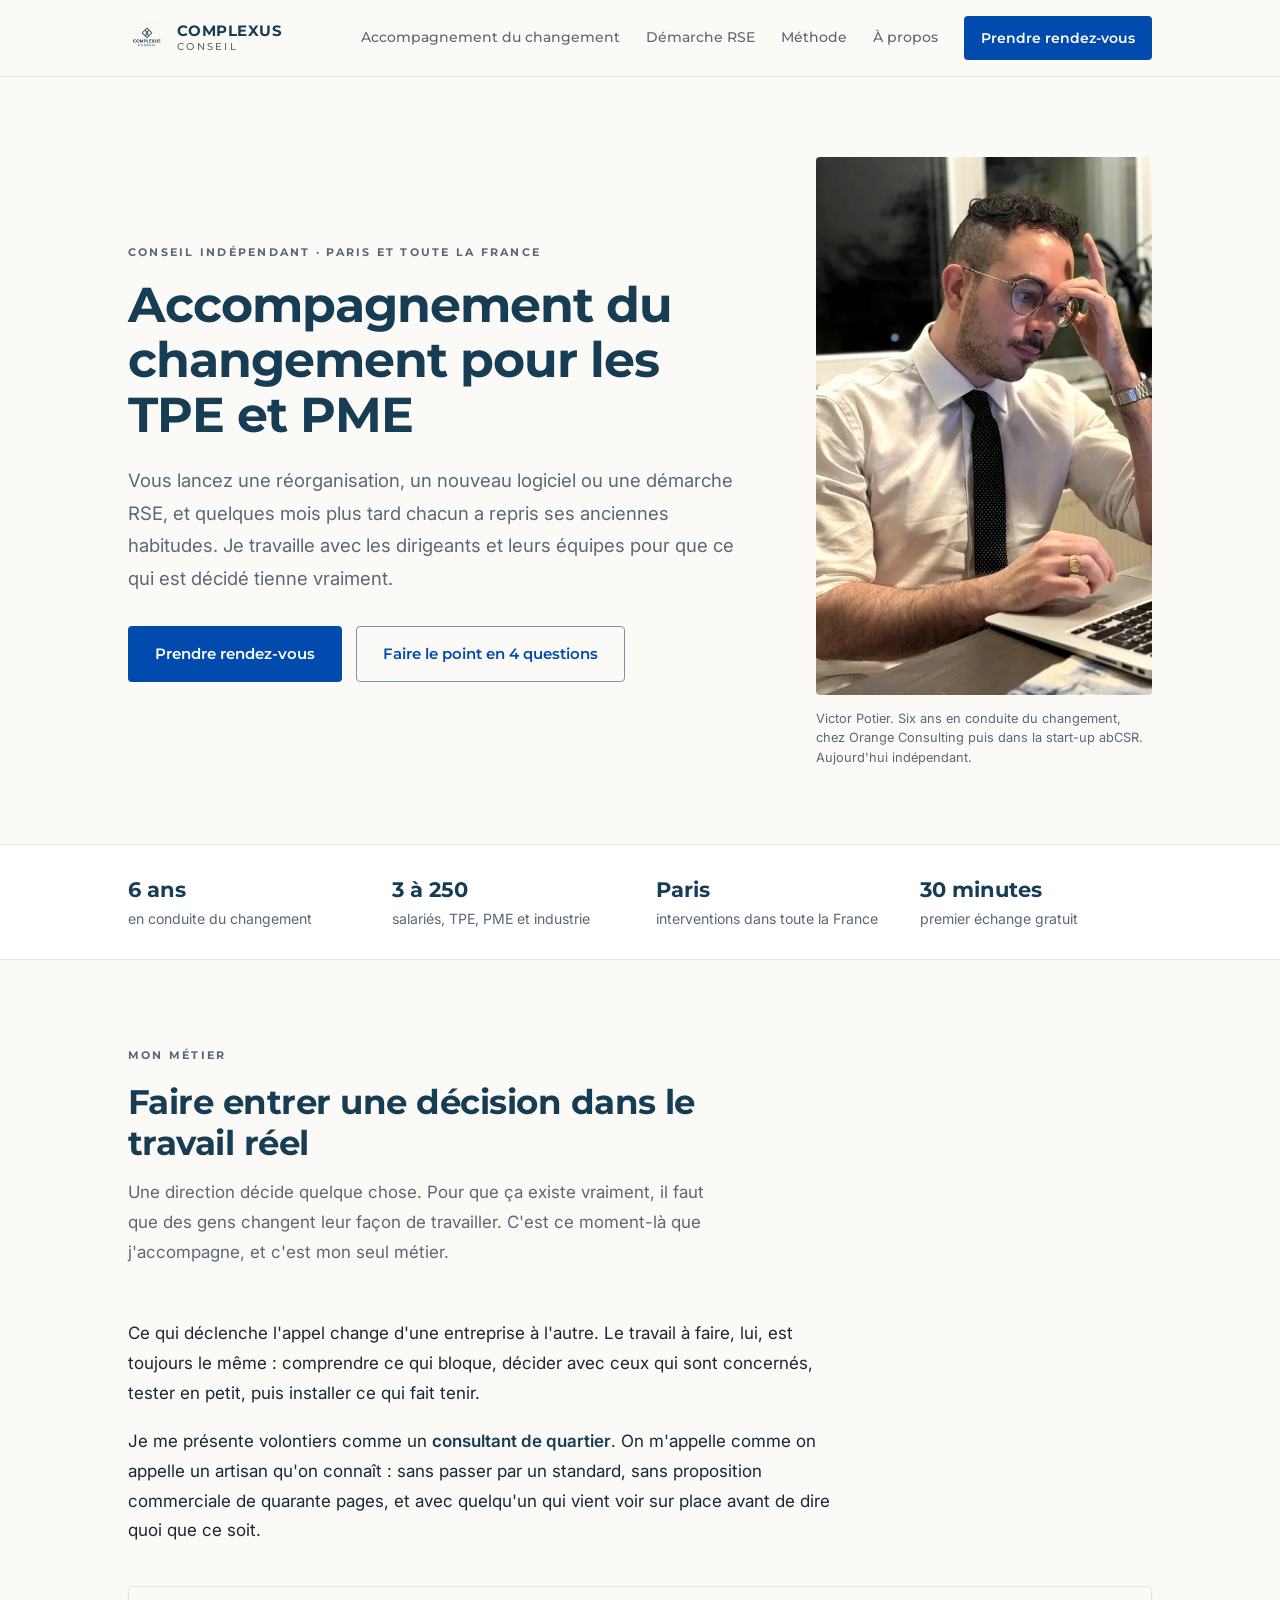
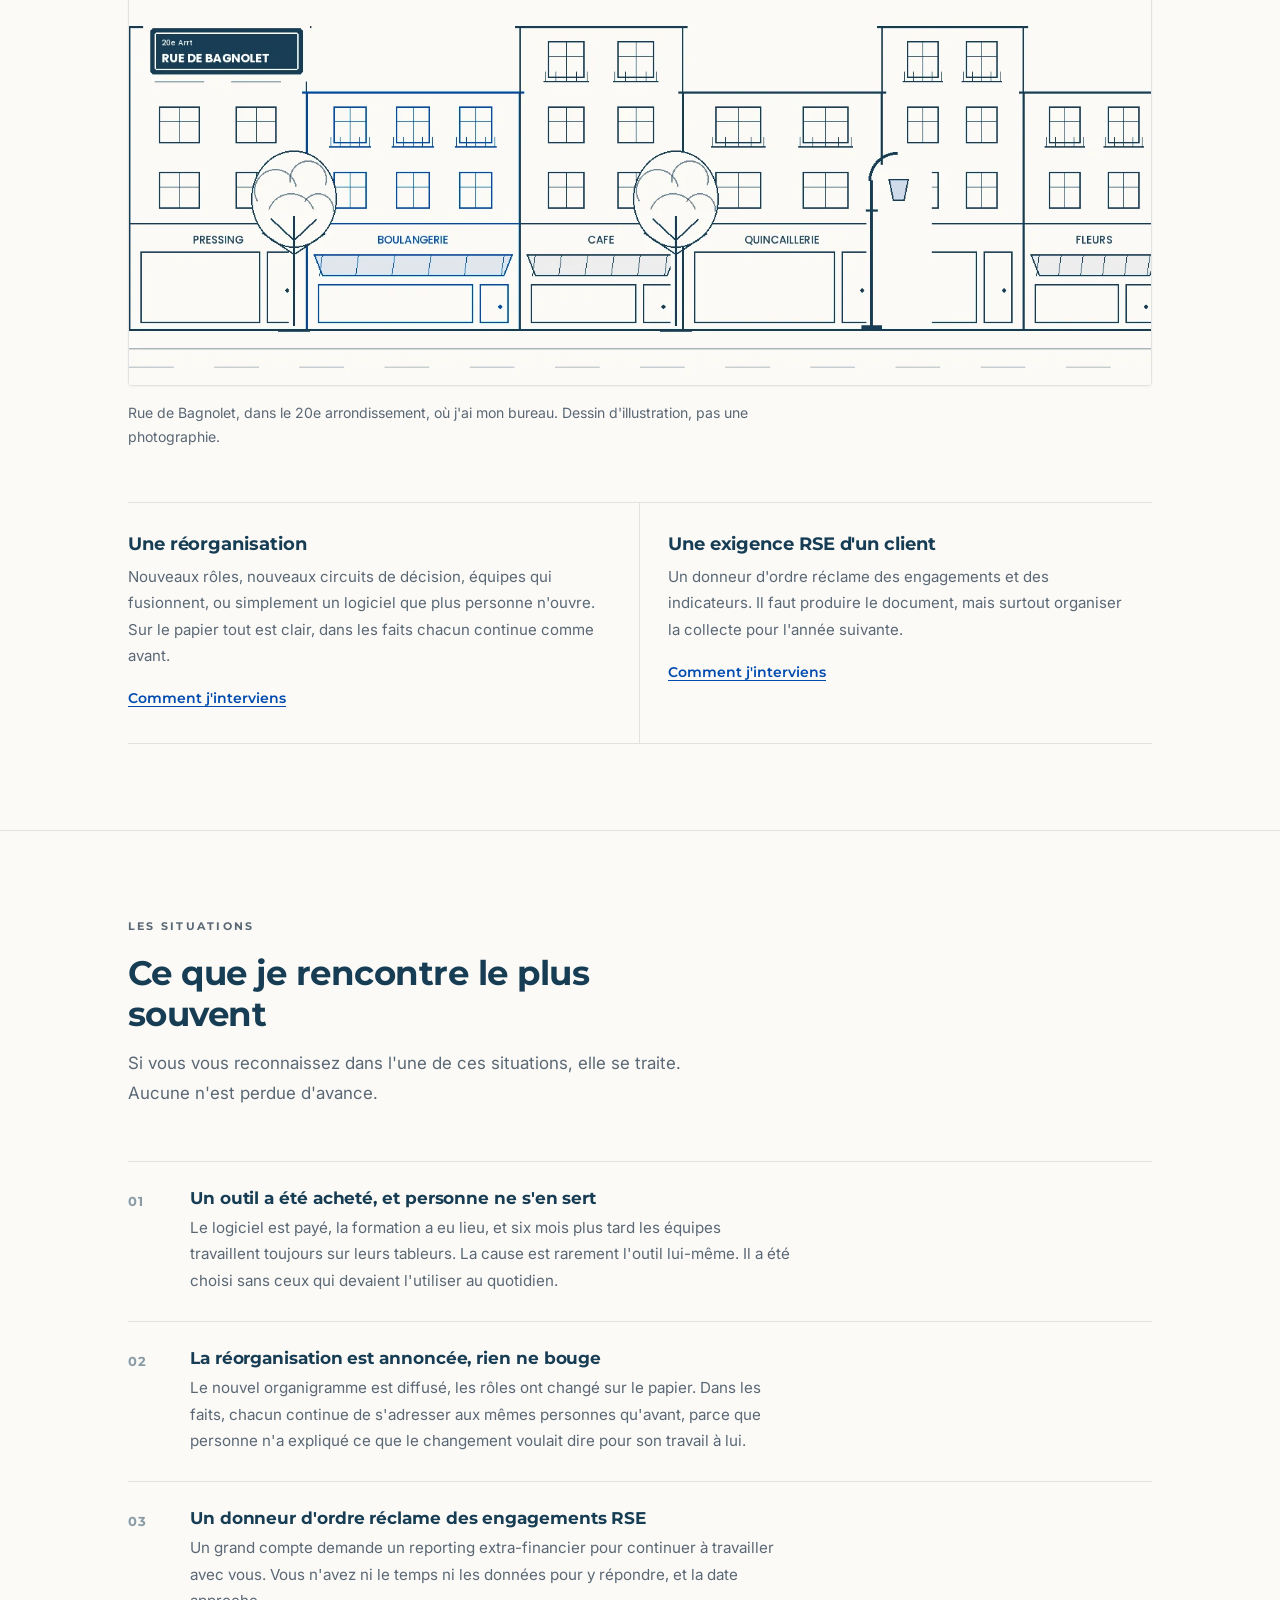
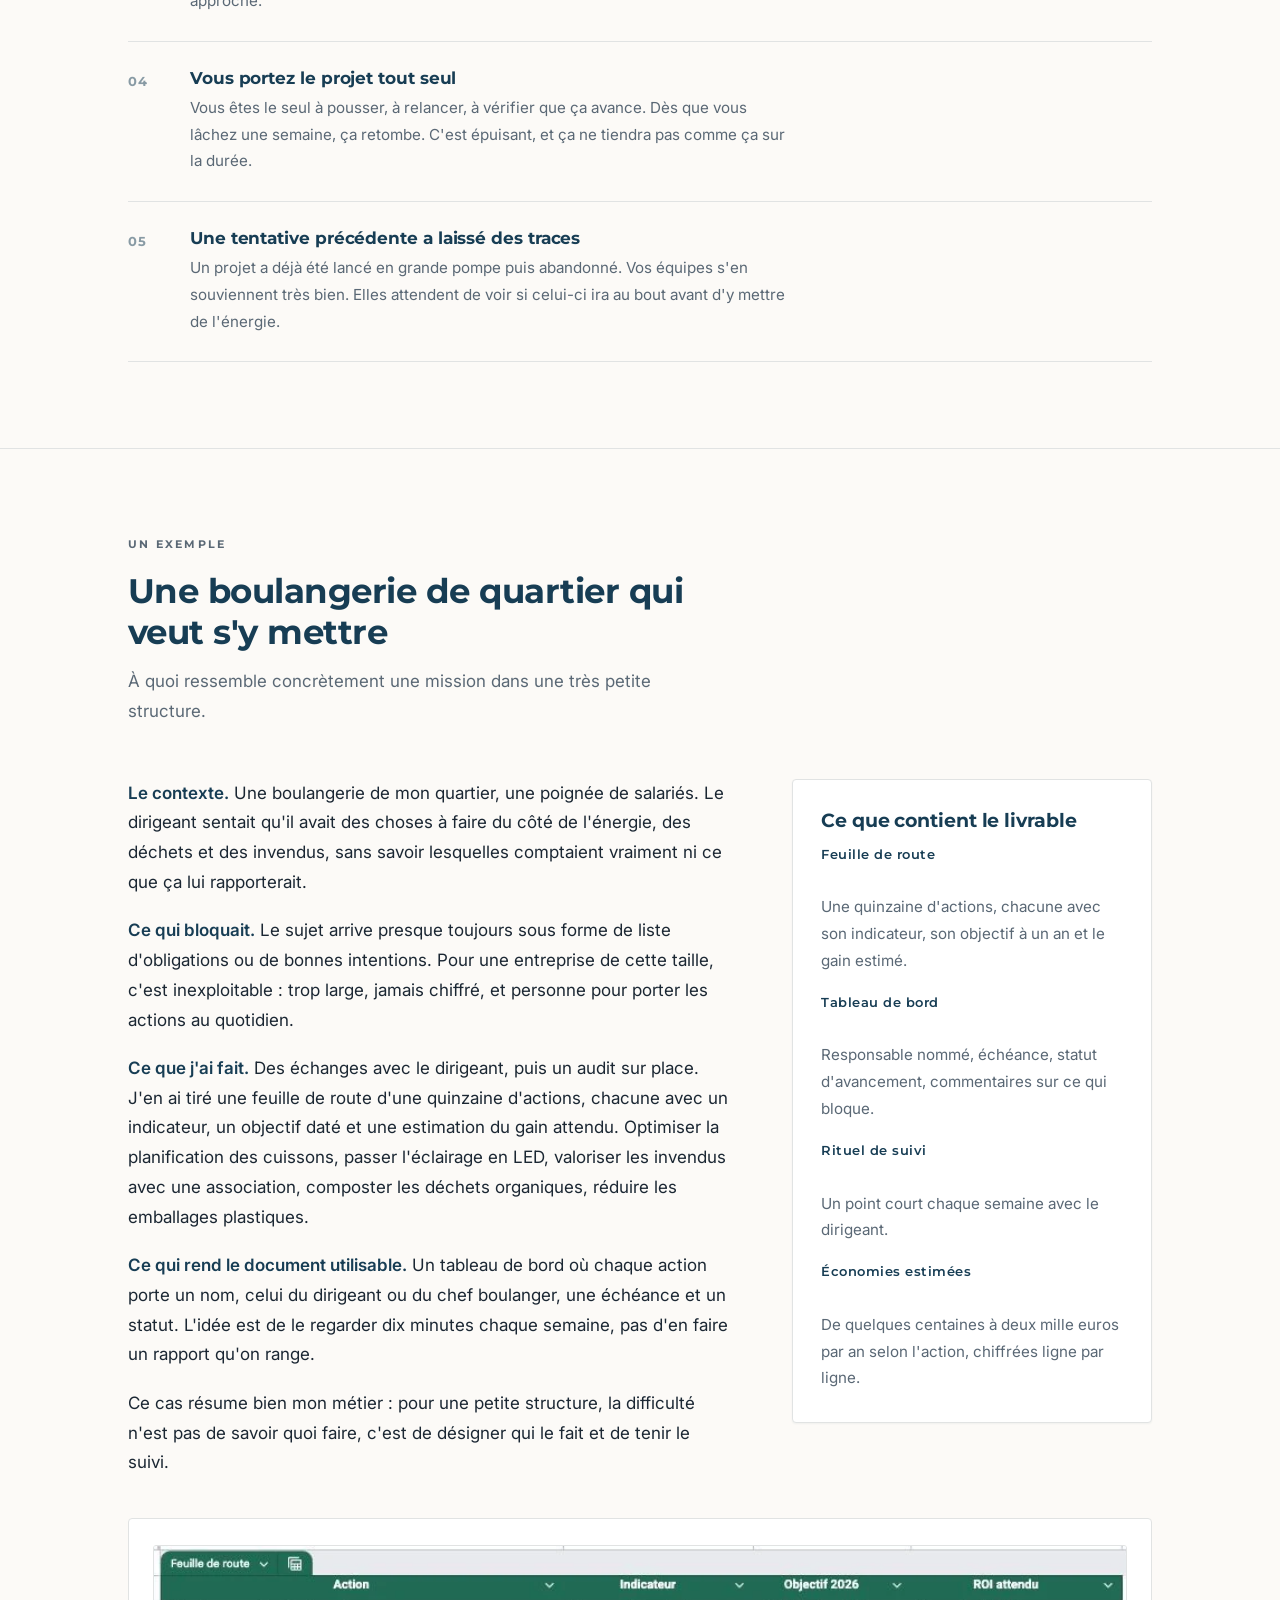
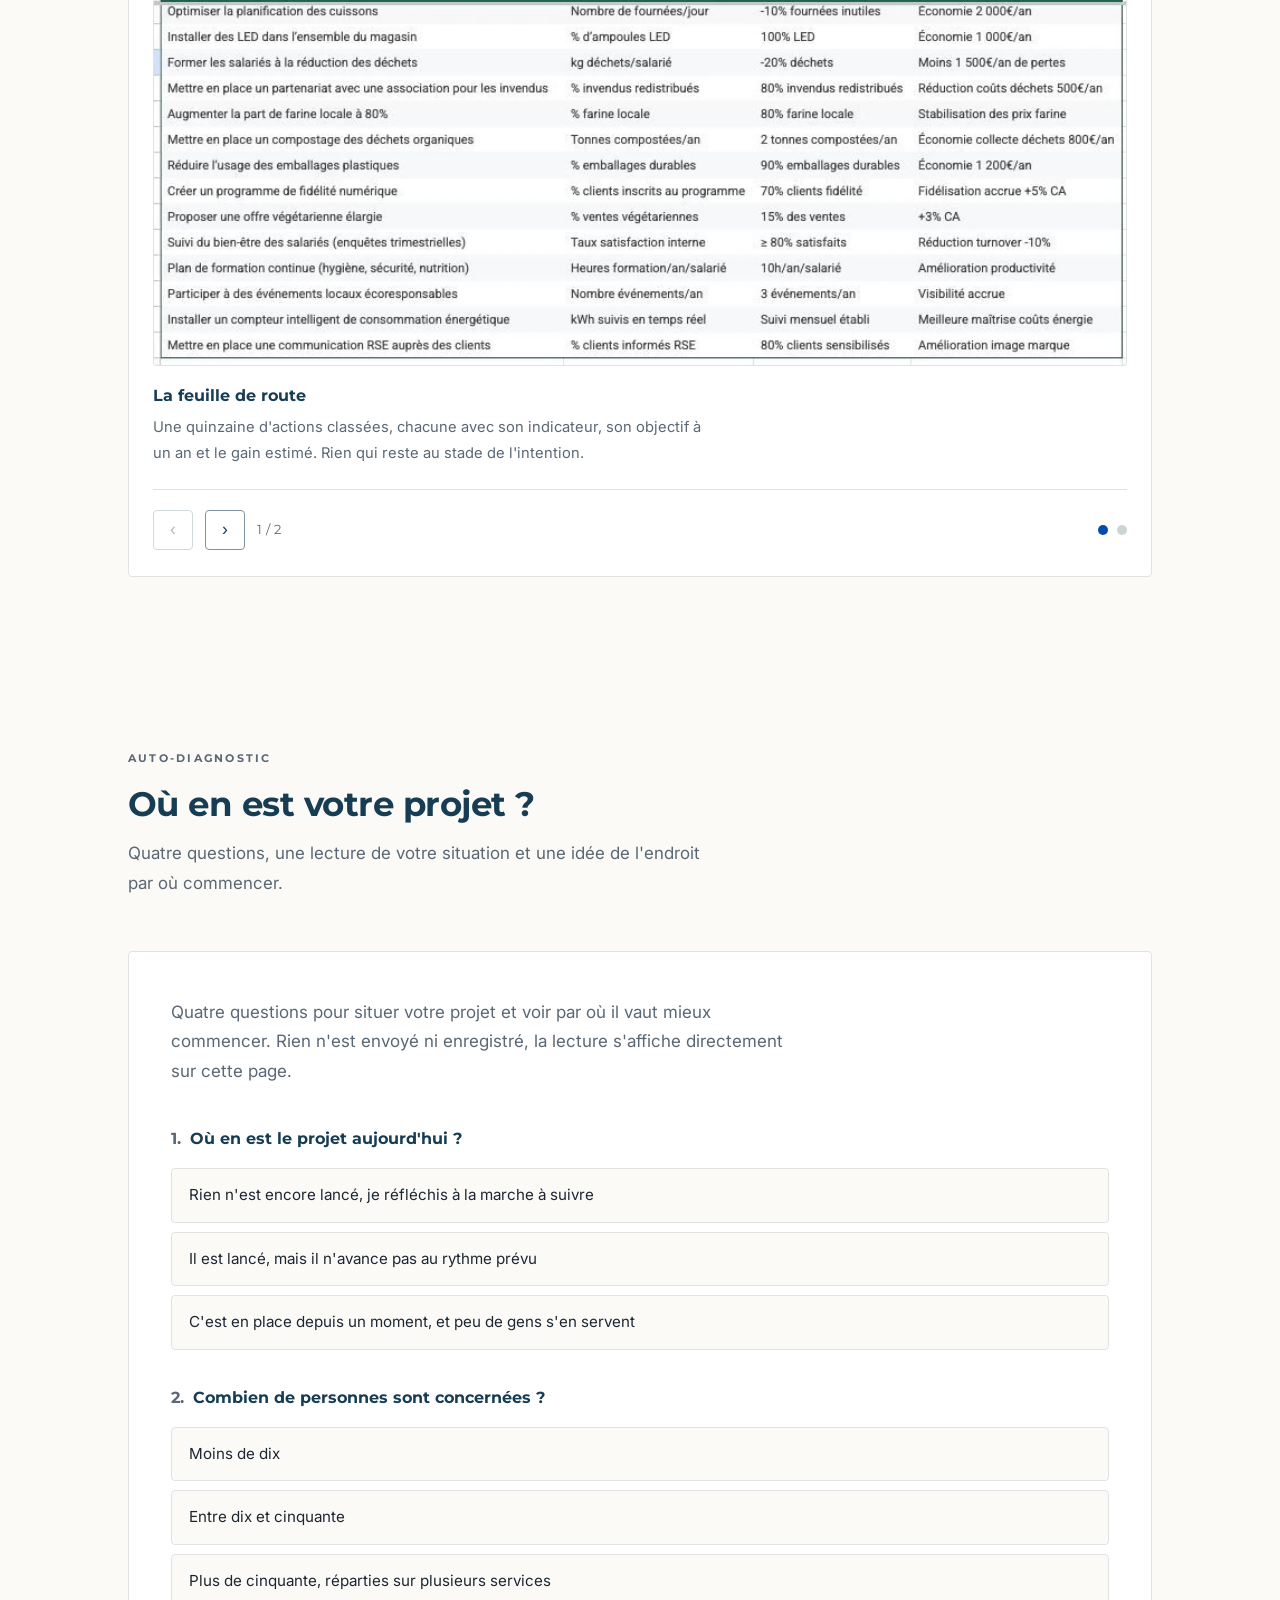
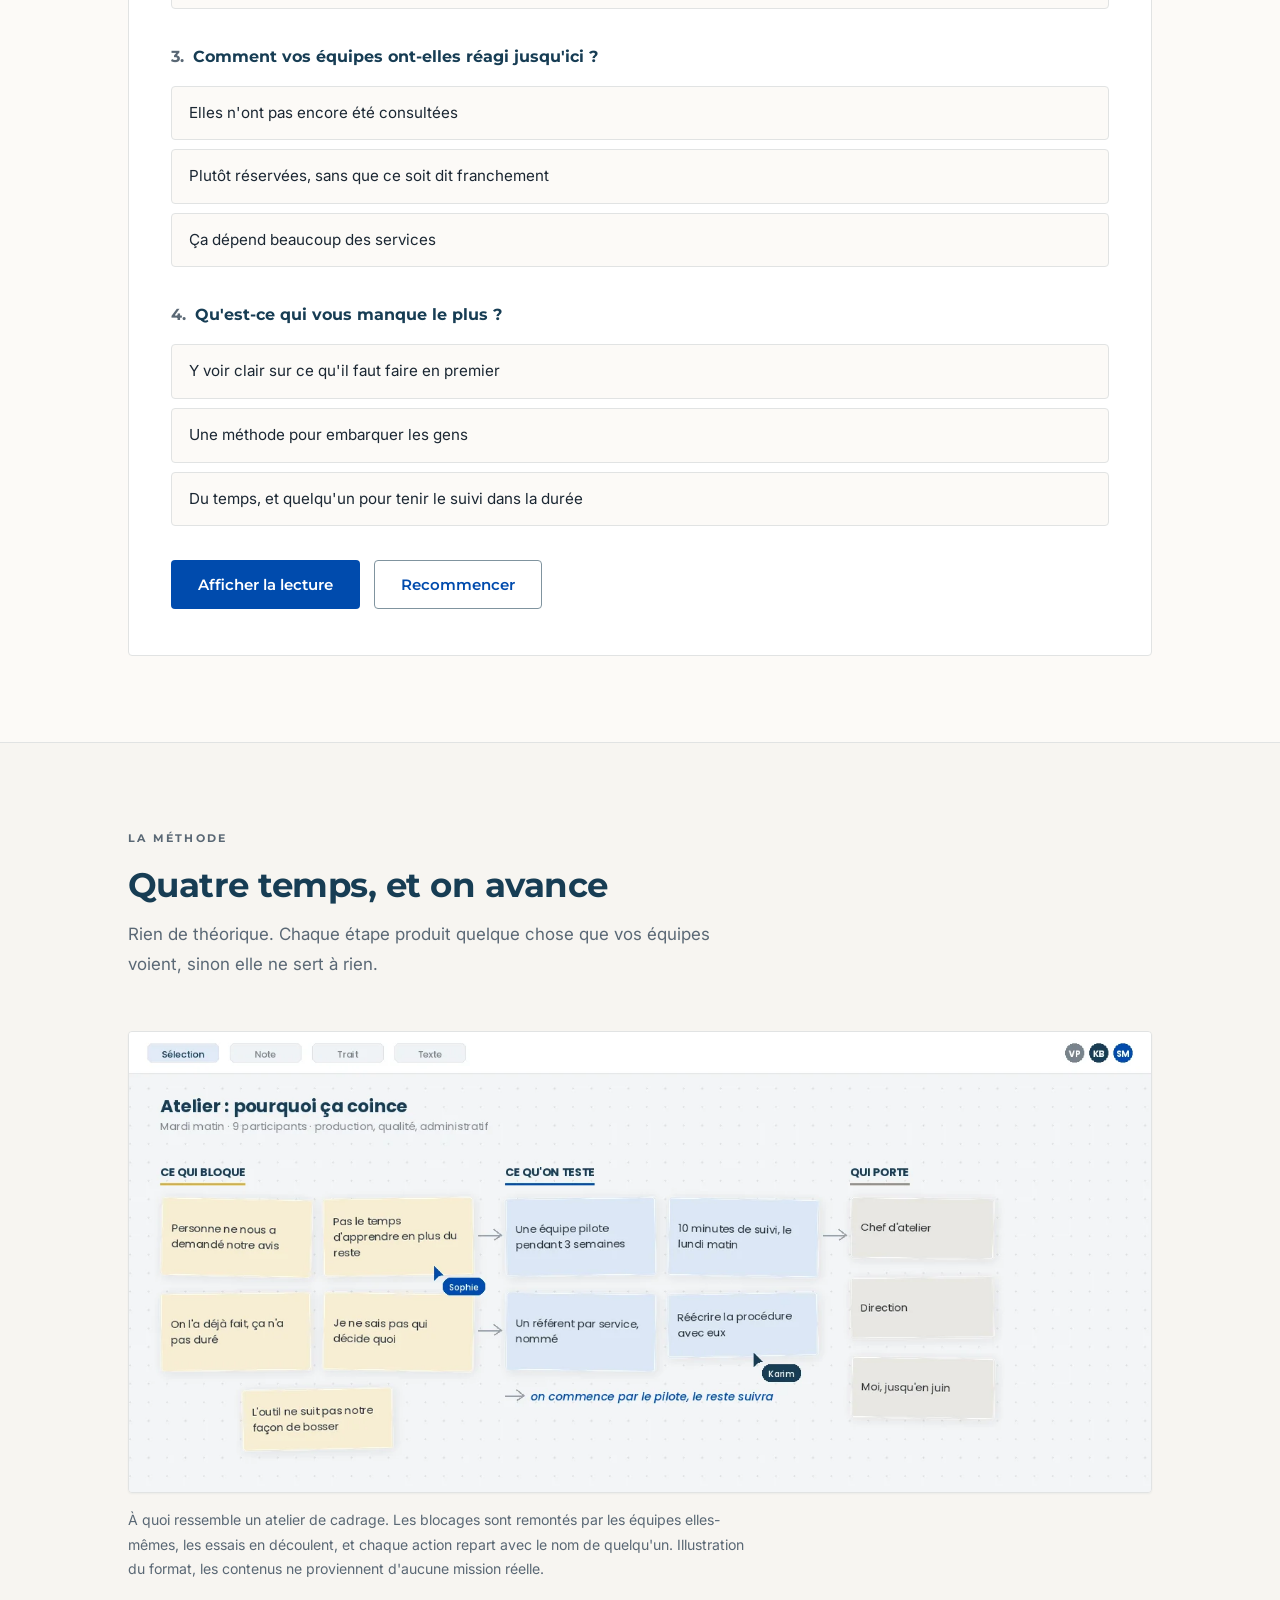
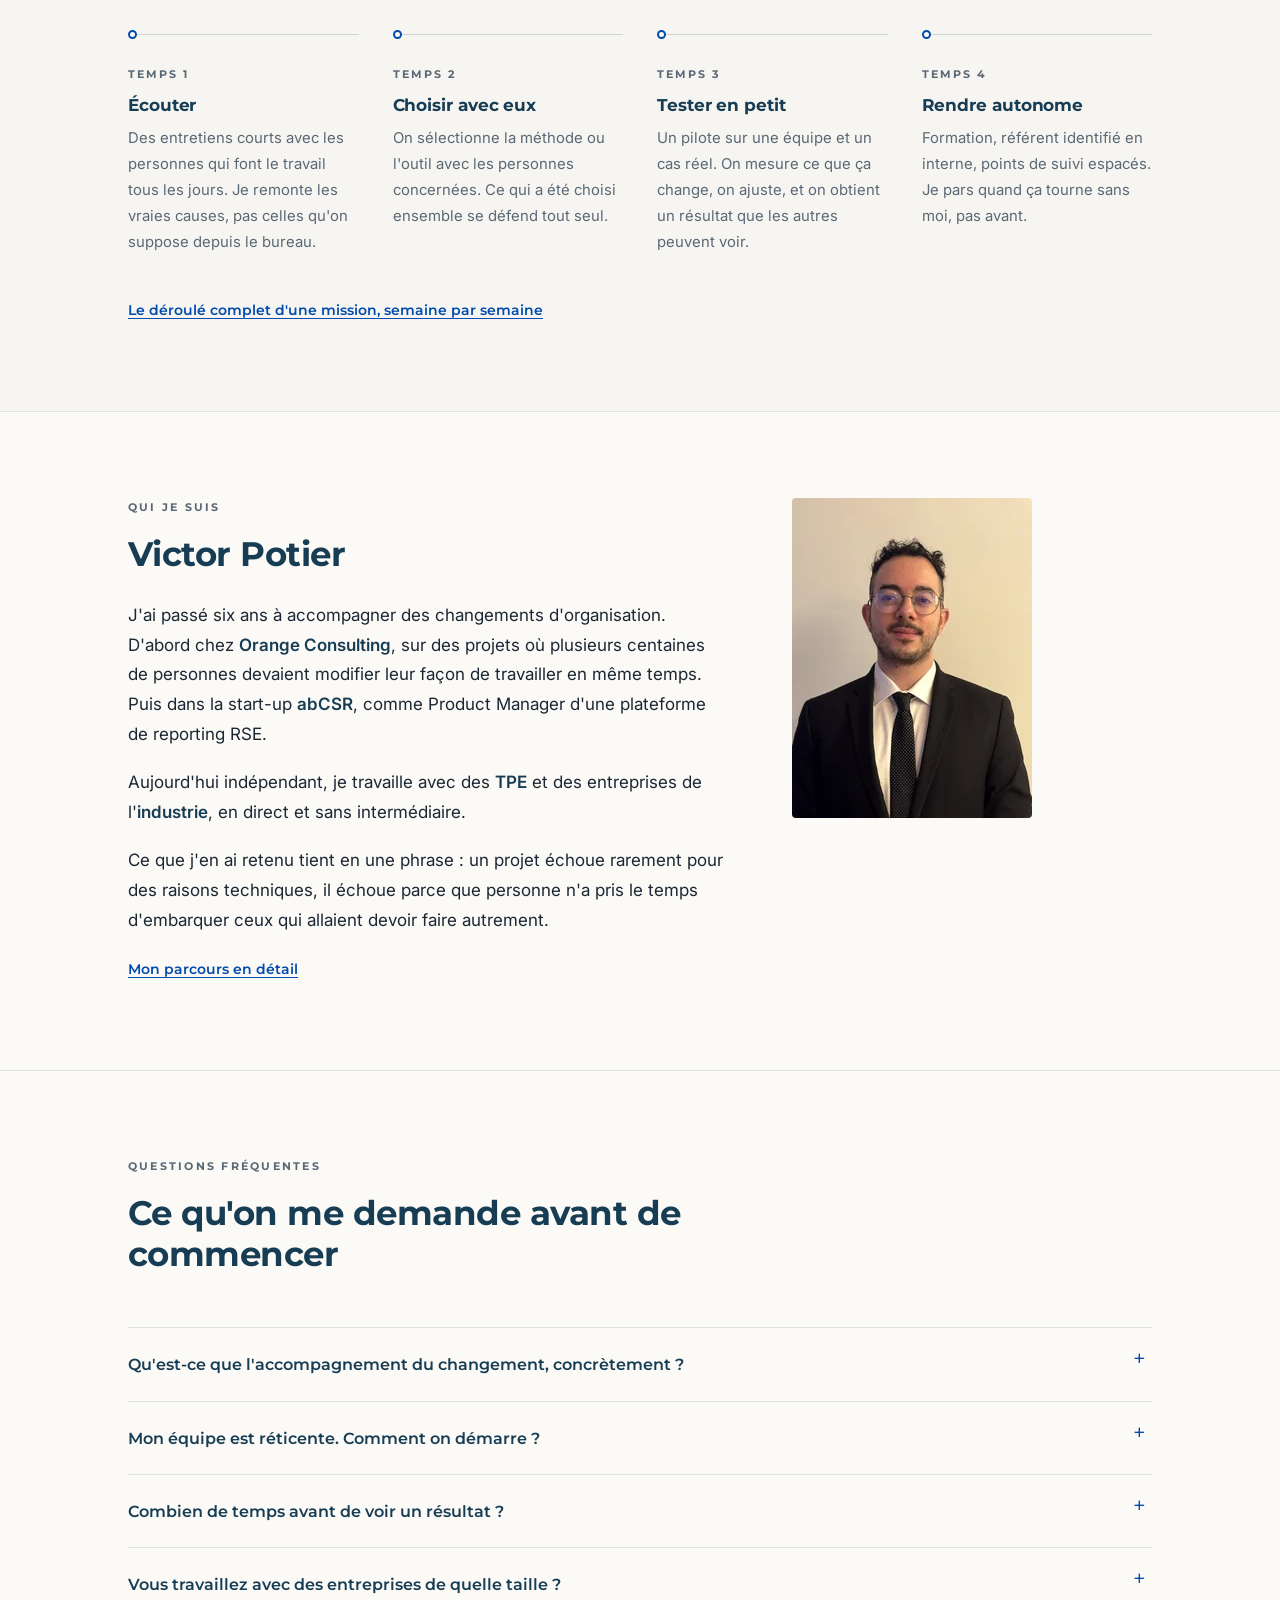
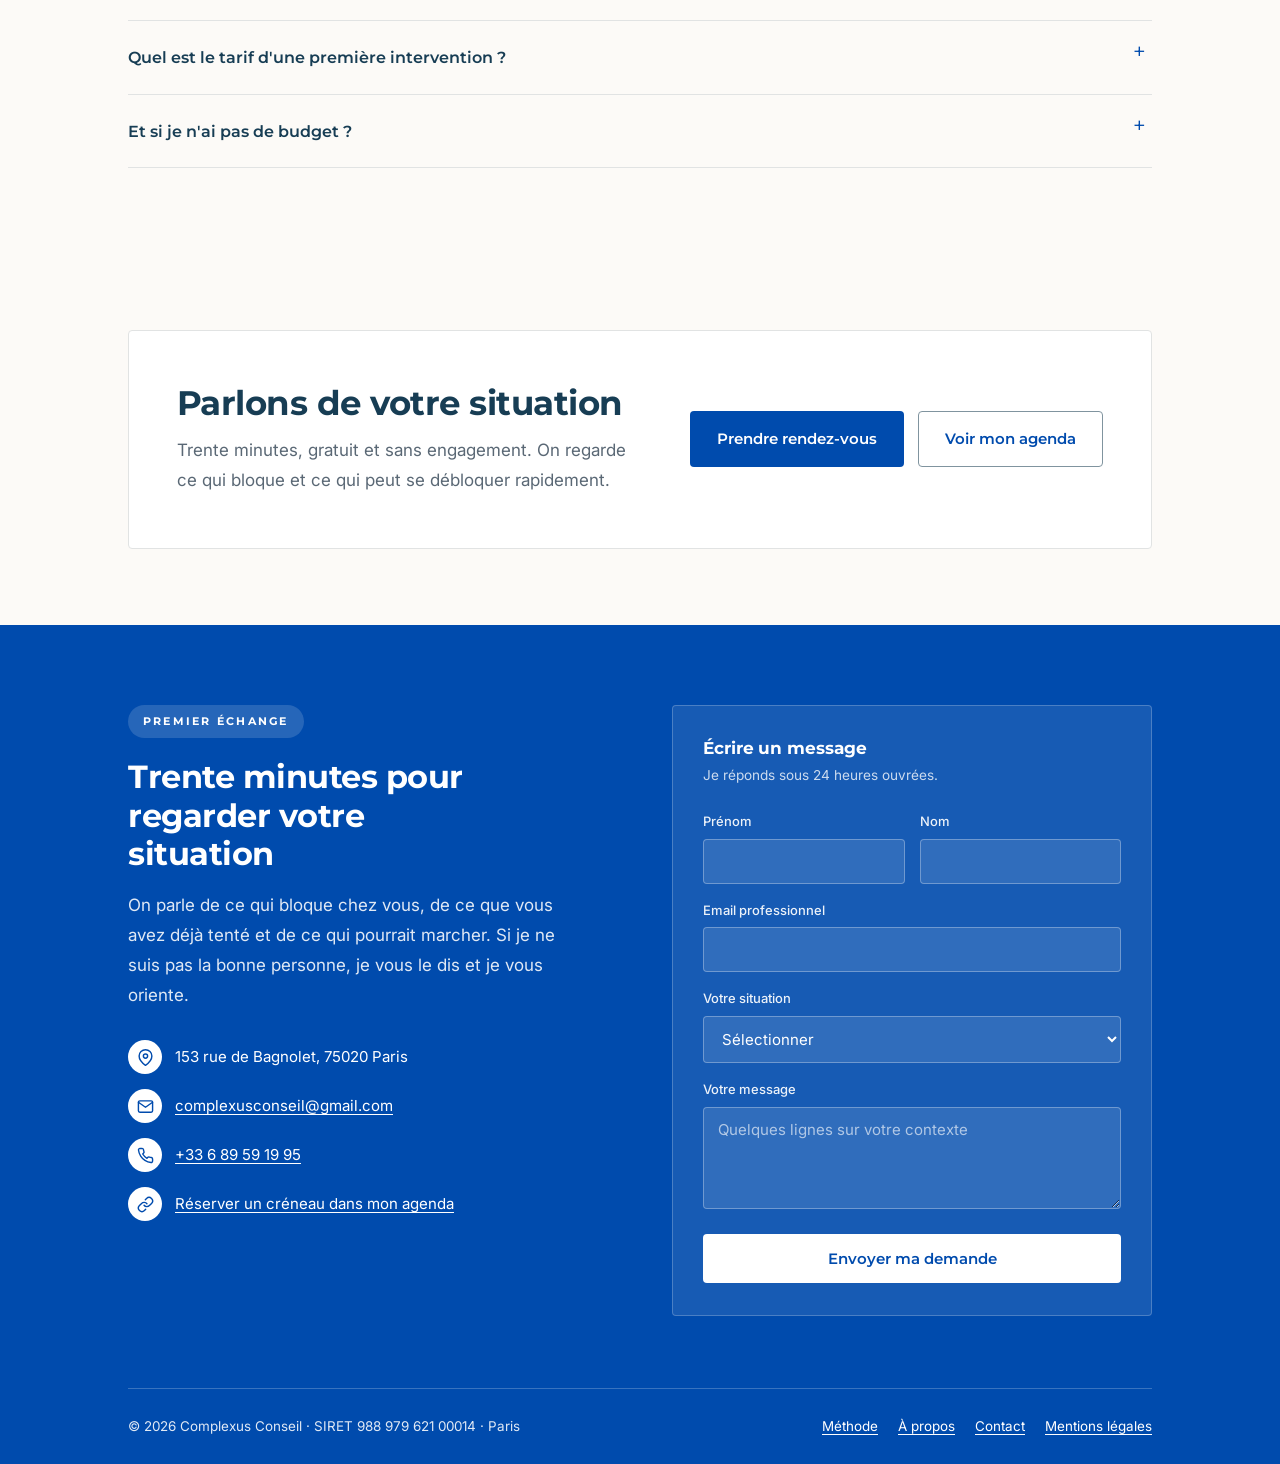
<file: index.html>
<!DOCTYPE html>
<html lang="fr">
<head>
  <meta charset="UTF-8">
  <meta name="viewport" content="width=device-width, initial-scale=1">
  <title>Accompagnement du changement pour TPE et PME | Complexus Conseil</title>
  <meta name="description" content="Consultant indépendant à Paris. J'accompagne les dirigeants de TPE et PME pour que réorganisations, nouveaux outils et démarches RSE tiennent vraiment.">
  <link rel="canonical" href="https://complexusconseil.fr/">
  <meta name="robots" content="index, follow, max-snippet:-1, max-image-preview:large">
  <meta name="author" content="Victor Potier">
  <meta name="theme-color" content="#173D54">
  <meta name="geo.region" content="FR-IDF">
  <meta name="geo.placename" content="Paris">
  <meta name="geo.position" content="48.8566;2.3522">
  <meta name="ICBM" content="48.8566, 2.3522">

  <meta property="og:title" content="Accompagnement du changement pour TPE et PME | Complexus Conseil">
  <meta property="og:description" content="Consultant indépendant à Paris. J'accompagne les dirigeants de TPE et PME pour que réorganisations, nouveaux outils et démarches RSE tiennent vraiment.">
  <meta property="og:type" content="website">
  <meta property="og:url" content="https://complexusconseil.fr/">
  <meta property="og:locale" content="fr_FR">
  <meta property="og:site_name" content="Complexus Conseil">
  <meta property="og:image" content="https://complexusconseil.fr/og-image.png">
  <meta property="og:image:width" content="1200">
  <meta property="og:image:height" content="630">
  <meta name="twitter:card" content="summary_large_image">
  <meta name="twitter:title" content="Accompagnement du changement pour TPE et PME | Complexus Conseil">
  <meta name="twitter:description" content="Consultant indépendant à Paris. J'accompagne les dirigeants de TPE et PME pour que réorganisations, nouveaux outils et démarches RSE tiennent vraiment.">
  <meta name="twitter:image" content="https://complexusconseil.fr/og-image.png">

  <link rel="icon" href="assets/logo.webp" type="image/webp">
  <link rel="preconnect" href="https://fonts.googleapis.com">
  <link rel="preconnect" href="https://fonts.gstatic.com" crossorigin>
  <link href="https://fonts.googleapis.com/css2?family=Montserrat:wght@500;600;700&family=Inter:wght@400;500;600&display=swap" rel="stylesheet">
  <link rel="stylesheet" href="assets/style.css">
  <script type="application/ld+json">
[
  {
    "@context": "https://schema.org",
    "@type": "ProfessionalService",
    "@id": "https://complexusconseil.fr/#organization",
    "name": "Complexus Conseil",
    "alternateName": "Complexus",
    "description": "Conseil indépendant en accompagnement du changement pour les TPE et PME françaises : réorganisation, adoption des outils numériques, démarche RSE.",
    "url": "https://complexusconseil.fr/",
    "logo": "https://complexusconseil.fr/logo.png",
    "image": "https://complexusconseil.fr/og-image.png",
    "telephone": "+33-6-89-59-19-95",
    "email": "complexusconseil@gmail.com",
    "priceRange": "€€",
    "address": {
      "@type": "PostalAddress",
      "streetAddress": "153 rue de Bagnolet",
      "addressLocality": "Paris",
      "postalCode": "75020",
      "addressRegion": "Île-de-France",
      "addressCountry": "FR"
    },
    "vatID": "FR-98897962100014",
    "taxID": "98897962100014",
    "areaServed": [
      {
        "@type": "Country",
        "name": "France"
      },
      {
        "@type": "City",
        "name": "Paris"
      },
      {
        "@type": "AdministrativeArea",
        "name": "Île-de-France"
      }
    ],
    "founder": {
      "@id": "https://complexusconseil.fr/#person"
    },
    "sameAs": [
      "https://linkedin.com/in/victorpotier"
    ],
    "knowsAbout": [
      "Accompagnement du changement",
      "Conduite du changement",
      "Transformation organisationnelle",
      "Adoption des outils numériques",
      "Formation des équipes",
      "Responsabilité sociétale des entreprises",
      "Norme VSME",
      "CSRD",
      "Intelligence artificielle en entreprise"
    ]
  },
  {
    "@context": "https://schema.org",
    "@type": "Person",
    "@id": "https://complexusconseil.fr/#person",
    "name": "Victor Potier",
    "jobTitle": "Consultant indépendant en accompagnement du changement",
    "description": "Consultant indépendant, six ans d'expérience en conduite du changement et transformation organisationnelle. Passé par Orange Consulting puis la start-up abCSR.",
    "url": "https://complexusconseil.fr/a-propos/",
    "image": "https://complexusconseil.fr/assets/victor.webp",
    "email": "complexusconseil@gmail.com",
    "worksFor": {
      "@id": "https://complexusconseil.fr/#organization"
    },
    "alumniOf": [
      {
        "@type": "Organization",
        "name": "Orange Consulting"
      },
      {
        "@type": "Organization",
        "name": "abCSR"
      }
    ],
    "sameAs": [
      "https://linkedin.com/in/victorpotier"
    ]
  },
  {
    "@context": "https://schema.org",
    "@type": "FAQPage",
    "mainEntity": [
      {
        "@type": "Question",
        "name": "Qu'est-ce que l'accompagnement du changement, concrètement ?",
        "acceptedAnswer": {
          "@type": "Answer",
          "text": "C'est le travail qui fait qu'une décision prise en réunion devient une pratique réelle sur le terrain. Cela passe par comprendre ce qui bloque, associer les personnes concernées au choix des solutions, tester sur un périmètre limité, puis installer le suivi qui évite le retour en arrière."
        }
      },
      {
        "@type": "Question",
        "name": "Mon équipe est réticente. Comment on démarre ?",
        "acceptedAnswer": {
          "@type": "Answer",
          "text": "On commence par écouter. Une réticence est presque toujours une inquiétude légitime mal formulée : peur de perdre la main sur son travail, de mal faire, ou d'y passer du temps pour rien. Tant qu'on n'a pas entendu ces raisons, aucune formation ne changera quoi que ce soit."
        }
      },
      {
        "@type": "Question",
        "name": "Combien de temps avant de voir un résultat ?",
        "acceptedAnswer": {
          "@type": "Answer",
          "text": "Sur un périmètre bien cadré, deux à trois semaines suffisent pour un premier résultat visible. Pour qu'une nouvelle façon de faire devienne une habitude installée, comptez deux à trois mois avec des points de suivi réguliers."
        }
      },
      {
        "@type": "Question",
        "name": "Vous travaillez avec des entreprises de quelle taille ?",
        "acceptedAnswer": {
          "@type": "Answer",
          "text": "De trois à environ deux cent cinquante salariés. C'est là que mon intervention a le plus d'effet : les décisions se prennent vite, et une nouvelle pratique peut se diffuser en quelques semaines."
        }
      },
      {
        "@type": "Question",
        "name": "Quel est le tarif d'une première intervention ?",
        "acceptedAnswer": {
          "@type": "Answer",
          "text": "L'atelier de cadrage avec le dirigeant coûte 290 € pour deux heures. Le diagnostic complet, avec entretiens et compte rendu écrit, coûte 490 € pour une journée. À titre de repère, le tarif journalier moyen d'un consultant indépendant en Île-de-France tourne autour de 620 €. Le premier échange de trente minutes est gratuit."
        }
      },
      {
        "@type": "Question",
        "name": "Et si je n'ai pas de budget ?",
        "acceptedAnswer": {
          "@type": "Answer",
          "text": "Plusieurs dispositifs peuvent prendre en charge tout ou partie d'un accompagnement : le diagnostic numérique gratuit de France Num, votre OPCO pour le volet formation, ou les aides de Bpifrance et de votre région. Ils dépendent de votre secteur et de votre effectif, et aucun n'est automatique. On regarde ensemble ce à quoi vous avez droit pendant le premier échange."
        }
      }
    ]
  },
  {
    "@context": "https://schema.org",
    "@type": "WebSite",
    "@id": "https://complexusconseil.fr/#website",
    "url": "https://complexusconseil.fr/",
    "name": "Complexus Conseil",
    "inLanguage": "fr-FR",
    "publisher": {
      "@id": "https://complexusconseil.fr/#organization"
    }
  }
]
  </script>
</head>
<body>
<a class="skip" href="#contenu">Aller au contenu</a>
<header class="site-header">
  <div class="container header-inner">
    <a class="brand" href="">
      <img src="assets/logo.webp" width="40" height="40" alt="" decoding="async">
      <span>COMPLEXUS<small>CONSEIL</small></span>
    </a>
    <button class="nav-toggle" type="button" aria-expanded="false" aria-controls="menu">Menu</button>
    <nav class="main-nav" id="menu" aria-label="Navigation principale">
      <ul>
            <li><a href="accompagnement-du-changement/">Accompagnement du changement</a></li>
            <li><a href="demarche-rse/">Démarche RSE</a></li>
            <li><a href="methode/">Méthode</a></li>
            <li><a href="a-propos/">À propos</a></li>
        <li><a class="nav-cta" href="contact/">Prendre rendez-vous</a></li>
      </ul>
    </nav>
  </div>
</header>

<main id="contenu">

  <section class="hero">
    <div class="container hero-grid">
      <div>
        <span class="label">Conseil indépendant · Paris et toute la France</span>
        <h1>Accompagnement du changement pour les TPE et PME</h1>
        <p class="lead">Vous lancez une réorganisation, un nouveau logiciel ou une démarche RSE, et quelques mois plus tard chacun a repris ses anciennes habitudes. Je travaille avec les dirigeants et leurs équipes pour que ce qui est décidé tienne vraiment.</p>
        <div class="btn-row">
          <a class="btn btn-primary" href="contact/">Prendre rendez-vous</a>
          <a class="btn btn-outline" href="#diagnostic">Faire le point en 4 questions</a>
        </div>
      </div>
      <figure class="figure-portrait">
        <img src="assets/victor-bureau.webp" width="560" height="896" alt="Victor Potier, consultant indépendant en accompagnement du changement, à Paris" fetchpriority="high" decoding="async">
        <figcaption>Victor Potier. Six ans en conduite du changement, chez Orange Consulting puis dans la start-up abCSR. Aujourd'hui indépendant.</figcaption>
      </figure>
    </div>
  </section>

  <div class="facts">
    <div class="container">
      <ul>
        <li><b>6 ans</b>en conduite du changement</li>
        <li><b>3 à 250</b>salariés, TPE, PME et industrie</li>
        <li><b>Paris</b>interventions dans toute la France</li>
        <li><b>30 minutes</b>premier échange gratuit</li>
      </ul>
    </div>
  </div>

  <section class="section">
    <div class="container">
      <div class="section-head">
        <span class="label">Mon métier</span>
        <h2>Faire entrer une décision dans le travail réel</h2>
        <p>Une direction décide quelque chose. Pour que ça existe vraiment, il faut que des gens changent leur façon de travailler. C'est ce moment-là que j'accompagne, et c'est mon seul métier.</p>
      </div>
      <div class="measure stack-sm">
        <p>Ce qui déclenche l'appel change d'une entreprise à l'autre. Le travail à faire, lui, est toujours le même : comprendre ce qui bloque, décider avec ceux qui sont concernés, tester en petit, puis installer ce qui fait tenir.</p>
        <p>Je me présente volontiers comme un <strong>consultant de quartier</strong>. On m'appelle comme on appelle un artisan qu'on connaît : sans passer par un standard, sans proposition commerciale de quarante pages, et avec quelqu'un qui vient voir sur place avant de dire quoi que ce soit.</p>
      </div>
      <figure class="figure-wide mt-3">
        <img src="assets/quartier-rue.webp" width="1440" height="560" alt="Dessin au trait d'une rue parisienne ordinaire, avec ses commerces de rez-de-chaussée : pressing, boulangerie, café, quincaillerie, fleuriste." loading="lazy" decoding="async">
        <figcaption>Rue de Bagnolet, dans le 20e arrondissement, où j'ai mon bureau. Dessin d'illustration, pas une photographie.</figcaption>
      </figure>
      <ul class="triggers mt-3">
        <li>
          <h3>Une réorganisation</h3>
          <p>Nouveaux rôles, nouveaux circuits de décision, équipes qui fusionnent, ou simplement un logiciel que plus personne n'ouvre. Sur le papier tout est clair, dans les faits chacun continue comme avant.</p>
          <a href="accompagnement-du-changement/">Comment j'interviens</a>
        </li>
        <li>
          <h3>Une exigence RSE d'un client</h3>
          <p>Un donneur d'ordre réclame des engagements et des indicateurs. Il faut produire le document, mais surtout organiser la collecte pour l'année suivante.</p>
          <a href="demarche-rse/">Comment j'interviens</a>
        </li>
      </ul>
    </div>
  </section>

  <section class="section">
    <div class="container">
      <div class="section-head">
        <span class="label">Les situations</span>
        <h2>Ce que je rencontre le plus souvent</h2>
        <p>Si vous vous reconnaissez dans l'une de ces situations, elle se traite. Aucune n'est perdue d'avance.</p>
      </div>
      <ol class="numbered">
      <li>
        <h3>Un outil a été acheté, et personne ne s'en sert</h3>
        <p>Le logiciel est payé, la formation a eu lieu, et six mois plus tard les équipes travaillent toujours sur leurs tableurs. La cause est rarement l'outil lui-même. Il a été choisi sans ceux qui devaient l'utiliser au quotidien.</p>
      </li>
      <li>
        <h3>La réorganisation est annoncée, rien ne bouge</h3>
        <p>Le nouvel organigramme est diffusé, les rôles ont changé sur le papier. Dans les faits, chacun continue de s'adresser aux mêmes personnes qu'avant, parce que personne n'a expliqué ce que le changement voulait dire pour son travail à lui.</p>
      </li>
      <li>
        <h3>Un donneur d'ordre réclame des engagements RSE</h3>
        <p>Un grand compte demande un reporting extra-financier pour continuer à travailler avec vous. Vous n'avez ni le temps ni les données pour y répondre, et la date approche.</p>
      </li>
      <li>
        <h3>Vous portez le projet tout seul</h3>
        <p>Vous êtes le seul à pousser, à relancer, à vérifier que ça avance. Dès que vous lâchez une semaine, ça retombe. C'est épuisant, et ça ne tiendra pas comme ça sur la durée.</p>
      </li>
      <li>
        <h3>Une tentative précédente a laissé des traces</h3>
        <p>Un projet a déjà été lancé en grande pompe puis abandonné. Vos équipes s'en souviennent très bien. Elles attendent de voir si celui-ci ira au bout avant d'y mettre de l'énergie.</p>
      </li>
      </ol>
    </div>
  </section>

  <section class="section" id="exemple">
    <div class="container">
      <div class="section-head">
        <span class="label">Un exemple</span>
        <h2>Une boulangerie de quartier qui veut s'y mettre</h2>
        <p>À quoi ressemble concrètement une mission dans une très petite structure.</p>
      </div>
      <div class="split split-wide">
        <div class="prose">
          <p><strong>Le contexte.</strong> Une boulangerie de mon quartier, une poignée de salariés. Le dirigeant sentait qu'il avait des choses à faire du côté de l'énergie, des déchets et des invendus, sans savoir lesquelles comptaient vraiment ni ce que ça lui rapporterait.</p>
          <p><strong>Ce qui bloquait.</strong> Le sujet arrive presque toujours sous forme de liste d'obligations ou de bonnes intentions. Pour une entreprise de cette taille, c'est inexploitable : trop large, jamais chiffré, et personne pour porter les actions au quotidien.</p>
          <p><strong>Ce que j'ai fait.</strong> Des échanges avec le dirigeant, puis un audit sur place. J'en ai tiré une feuille de route d'une quinzaine d'actions, chacune avec un indicateur, un objectif daté et une estimation du gain attendu. Optimiser la planification des cuissons, passer l'éclairage en LED, valoriser les invendus avec une association, composter les déchets organiques, réduire les emballages plastiques.</p>
          <p><strong>Ce qui rend le document utilisable.</strong> Un tableau de bord où chaque action porte un nom, celui du dirigeant ou du chef boulanger, une échéance et un statut. L'idée est de le regarder dix minutes chaque semaine, pas d'en faire un rapport qu'on range.</p>
          <p>Ce cas résume bien mon métier : pour une petite structure, la difficulté n'est pas de savoir quoi faire, c'est de désigner qui le fait et de tenir le suivi.</p>
        </div>
        <aside class="card card-note">
          <h3>Ce que contient le livrable</h3>
          <p><strong>Feuille de route</strong><br>Une quinzaine d'actions, chacune avec son indicateur, son objectif à un an et le gain estimé.</p>
          <p><strong>Tableau de bord</strong><br>Responsable nommé, échéance, statut d'avancement, commentaires sur ce qui bloque.</p>
          <p><strong>Rituel de suivi</strong><br>Un point court chaque semaine avec le dirigeant.</p>
          <p><strong>Économies estimées</strong><br>De quelques centaines à deux mille euros par an selon l'action, chiffrées ligne par ligne.</p>
        </aside>
      </div>

      <div class="carousel mt-3" id="cas-carrousel" role="group" aria-roledescription="carrousel" aria-label="Extraits du livrable">
        <div class="carousel-viewport">
          <div class="carousel-track" id="carousel-track">
            <figure class="carousel-slide">
              <img src="assets/cas-feuille-de-route.webp" width="870" height="375" alt="Extrait de la feuille de route : chaque ligne associe une action, un indicateur, un objectif à un an et le gain annuel estimé." loading="lazy" decoding="async">
              <figcaption><b>La feuille de route</b>Une quinzaine d'actions classées, chacune avec son indicateur, son objectif à un an et le gain estimé. Rien qui reste au stade de l'intention.</figcaption>
            </figure>
            <figure class="carousel-slide">
              <img src="assets/cas-tableau-de-bord.webp" width="742" height="232" alt="Extrait du tableau de bord : chaque action porte un responsable nommé, une échéance et un indicateur de suivi." loading="lazy" decoding="async">
              <figcaption><b>Le tableau de bord</b>La même liste, mais avec un responsable nommé et une échéance. C'est ce document qu'on regarde dix minutes chaque semaine, et c'est lui qui fait la différence entre un plan et un changement réel.</figcaption>
            </figure>
          </div>
        </div>
        <div class="carousel-bar">
          <button class="carousel-btn" type="button" id="carousel-prev" aria-label="Extrait précédent">‹</button>
          <button class="carousel-btn" type="button" id="carousel-next" aria-label="Extrait suivant">›</button>
          <span class="carousel-count" id="carousel-count" aria-live="polite">1 / 2</span>
          <div class="carousel-dots" role="tablist" aria-label="Choisir un extrait">
            <button class="carousel-dot" type="button" role="tab" data-go="0" aria-current="true" aria-label="Extrait 1, la feuille de route"></button>
            <button class="carousel-dot" type="button" role="tab" data-go="1" aria-current="false" aria-label="Extrait 2, le tableau de bord"></button>
          </div>
        </div>
      </div>
    </div>
  </section>

<script>
(function(){
  var track=document.getElementById('carousel-track');
  if(!track) return;
  var slides=track.children.length, i=0;
  var prev=document.getElementById('carousel-prev'), next=document.getElementById('carousel-next');
  var count=document.getElementById('carousel-count');
  var dots=Array.prototype.slice.call(document.querySelectorAll('.carousel-dot'));
  function show(n){
    i=Math.max(0,Math.min(slides-1,n));
    track.style.transform='translateX('+(-i*100)+'%)';
    count.textContent=(i+1)+' / '+slides;
    prev.disabled=(i===0); next.disabled=(i===slides-1);
    dots.forEach(function(d,k){ d.setAttribute('aria-current', k===i?'true':'false'); });
  }
  prev.addEventListener('click',function(){show(i-1);});
  next.addEventListener('click',function(){show(i+1);});
  dots.forEach(function(d){ d.addEventListener('click',function(){show(parseInt(d.dataset.go,10));}); });
  document.getElementById('cas-carrousel').addEventListener('keydown',function(e){
    if(e.key==='ArrowLeft'){show(i-1);e.preventDefault();}
    if(e.key==='ArrowRight'){show(i+1);e.preventDefault();}
  });
  show(0);
})();
</script>

  <section class="section" id="diagnostic">
    <div class="container">
      <div class="section-head">
        <span class="label">Auto-diagnostic</span>
        <h2>Où en est votre projet ?</h2>
        <p>Quatre questions, une lecture de votre situation et une idée de l'endroit par où commencer.</p>
      </div>
    <div class="diag">
      <p class="intro">Quatre questions pour situer votre projet et voir par où il vaut mieux commencer. Rien n'est envoyé ni enregistré, la lecture s'affiche directement sur cette page.</p>
      <form id="diag-form">
      <fieldset>
        <legend><span class="qn">1.</span>Où en est le projet aujourd'hui ?</legend>
        <div class="choices">
          <div class="choice">
            <input type="radio" id="q1a" name="q1" value="a">
            <label for="q1a">Rien n'est encore lancé, je réfléchis à la marche à suivre</label>
          </div>
          <div class="choice">
            <input type="radio" id="q1b" name="q1" value="b">
            <label for="q1b">Il est lancé, mais il n'avance pas au rythme prévu</label>
          </div>
          <div class="choice">
            <input type="radio" id="q1c" name="q1" value="c">
            <label for="q1c">C'est en place depuis un moment, et peu de gens s'en servent</label>
          </div>
        </div>
      </fieldset>
      <fieldset>
        <legend><span class="qn">2.</span>Combien de personnes sont concernées ?</legend>
        <div class="choices">
          <div class="choice">
            <input type="radio" id="q2a" name="q2" value="a">
            <label for="q2a">Moins de dix</label>
          </div>
          <div class="choice">
            <input type="radio" id="q2b" name="q2" value="b">
            <label for="q2b">Entre dix et cinquante</label>
          </div>
          <div class="choice">
            <input type="radio" id="q2c" name="q2" value="c">
            <label for="q2c">Plus de cinquante, réparties sur plusieurs services</label>
          </div>
        </div>
      </fieldset>
      <fieldset>
        <legend><span class="qn">3.</span>Comment vos équipes ont-elles réagi jusqu'ici ?</legend>
        <div class="choices">
          <div class="choice">
            <input type="radio" id="q3a" name="q3" value="a">
            <label for="q3a">Elles n'ont pas encore été consultées</label>
          </div>
          <div class="choice">
            <input type="radio" id="q3b" name="q3" value="b">
            <label for="q3b">Plutôt réservées, sans que ce soit dit franchement</label>
          </div>
          <div class="choice">
            <input type="radio" id="q3c" name="q3" value="c">
            <label for="q3c">Ça dépend beaucoup des services</label>
          </div>
        </div>
      </fieldset>
      <fieldset>
        <legend><span class="qn">4.</span>Qu'est-ce qui vous manque le plus ?</legend>
        <div class="choices">
          <div class="choice">
            <input type="radio" id="q4a" name="q4" value="a">
            <label for="q4a">Y voir clair sur ce qu'il faut faire en premier</label>
          </div>
          <div class="choice">
            <input type="radio" id="q4b" name="q4" value="b">
            <label for="q4b">Une méthode pour embarquer les gens</label>
          </div>
          <div class="choice">
            <input type="radio" id="q4c" name="q4" value="c">
            <label for="q4c">Du temps, et quelqu'un pour tenir le suivi dans la durée</label>
          </div>
        </div>
      </fieldset>
        <div class="diag-actions">
          <button class="btn btn-primary" type="submit">Afficher la lecture</button>
          <button class="btn btn-outline" type="reset" id="diag-reset">Recommencer</button>
        </div>
        <p class="diag-error" id="diag-error" hidden role="alert">Il manque une réponse à au moins une question.</p>
      </form>

      <div class="diag-result" id="diag-result" hidden tabindex="-1" aria-live="polite">
        <h3 id="diag-title"></h3>
        <div id="diag-body"></div>
        <div class="reco">
          <h4 id="diag-reco-title"></h4>
          <p id="diag-reco-desc"></p>
          <div class="btn-row">
            <a class="btn btn-primary" href="contact/">En parler en trente minutes</a>
            <a class="btn btn-outline" id="diag-reco-link" href="accompagnement-du-changement/">Voir le détail</a>
          </div>
        </div>
        <p class="diag-note">Cette lecture reste indicative. Elle ne remplace pas un échange, mais elle donne un point de départ.</p>
      </div>
    </div>

<script>
(function(){
  var PROFILS = {
    A: {
      titre:"Vous en êtes au tout début",
      corps:"<p>Le projet n'est pas encore lancé, ou il vient juste de l'être. C'est le meilleur moment pour agir, parce que rien n'est encore installé : ni les habitudes, ni les crispations. La plupart des difficultés que je rencontre en mission viennent de décisions prises trop vite à ce stade, sans avoir posé le cadre avec les personnes concernées.</p><p>À ce stade, l'erreur la plus fréquente est de choisir la solution avant d'avoir écrit noir sur blanc le problème qu'elle doit résoudre.</p>",
      reco:"Atelier Dirigeant, 290 €",
      recoDesc:"Deux heures avec vous pour cadrer le projet : ce que vous voulez obtenir, qui sera touché, dans quel ordre avancer. Vous repartez avec une marche à suivre écrite.",
      lien:"accompagnement-du-changement/"
    },
    B: {
      titre:"Le projet est lancé, mais il patine",
      corps:"<p>Vous avez démarré, et l'élan est retombé. Les réunions se tiennent, les décisions sont prises, et sur le terrain les choses bougent peu. Dans ce cas de figure, la cause est presque toujours la même : les personnes qui doivent changer leur façon de travailler n'ont pas été associées assez tôt, ou n'ont pas obtenu de réponse à la question « qu'est-ce que ça change pour moi ».</p><p>Avant d'ajouter de la formation ou des relances, il faut identifier où exactement ça bloque. Ce n'est jamais partout.</p>",
      reco:"Diagnostic du changement, 490 €",
      recoDesc:"Une journée dans votre entreprise, des entretiens courts avec ceux qui font le travail, et un compte rendu qui dit où ça coince et quoi faire dans quel ordre.",
      lien:"accompagnement-du-changement/"
    },
    C: {
      titre:"L'outil est là, l'usage ne suit pas",
      corps:"<p>L'investissement est fait, la mise en place aussi. Mais les anciennes habitudes ont repris le dessus, et chacun continue avec ses fichiers et ses méthodes. C'est la situation la plus fréquente, et la plus frustrante, parce que le budget est déjà dépensé.</p><p>La bonne nouvelle : on rattrape presque toujours ce genre de situation. Il faut reprendre par une équipe et un usage précis, obtenir un résultat visible, puis élargir. Vouloir relancer tout le monde en même temps ne marche pas.</p>",
      reco:"Pilote sur une équipe, 1 490 €",
      recoDesc:"Trois à quatre semaines sur une équipe et un cas réel. On installe l'usage pour de bon, on mesure ce que ça change, et ça devient l'exemple qui entraîne les autres.",
      lien:"accompagnement-du-changement/"
    },
    D: {
      titre:"Plusieurs équipes à embarquer en même temps",
      corps:"<p>Le sujet dépasse une seule équipe : plusieurs services sont touchés, avec des réalités et des degrés d'adhésion différents. Ce qui fonctionne à la production ne fonctionnera pas à l'administratif, et l'annonce générale se dilue avant d'arriver au bout.</p><p>Ce type de projet demande d'avancer par vagues, avec des relais identifiés dans chaque service, et un suivi qui tient sur plusieurs mois plutôt qu'un lancement unique.</p>",
      reco:"Accompagnement d'équipe, 2 900 €",
      recoDesc:"Six à huit semaines : diagnostic, choix des relais internes, ateliers par service et suivi jusqu'à ce que l'usage tienne sans moi.",
      lien:"accompagnement-du-changement/"
    }
  };
  var POIDS = {
    q1:{a:{A:2}, b:{B:2}, c:{C:2}},
    q2:{a:{A:1}, b:{B:1}, c:{D:2}},
    q3:{a:{A:1}, b:{B:1}, c:{D:1}},
    q4:{a:{A:1}, b:{B:1}, c:{C:2}}
  };
  var PREMIER = {a:"A", b:"B", c:"C"};

  var form=document.getElementById('diag-form');
  if(!form) return;
  var res=document.getElementById('diag-result'), err=document.getElementById('diag-error');
  var P="";

  form.addEventListener('submit', function(e){
    e.preventDefault();
    var score={A:0,B:0,C:0,D:0}, reps={}, manque=false;
    ['q1','q2','q3','q4'].forEach(function(q){
      var el=form.querySelector('input[name="'+q+'"]:checked');
      if(!el){manque=true;return;}
      reps[q]=el.value;
      var w=POIDS[q][el.value];
      for(var k in w){score[k]+=w[k];}
    });
    if(manque){ err.hidden=false; res.hidden=true; return; }
    err.hidden=true;

    var best=null, max=-1;
    ['A','B','C','D'].forEach(function(k){ if(score[k]>max){max=score[k];best=k;} });
    var exaequo=['A','B','C','D'].filter(function(k){return score[k]===max;});
    if(exaequo.length>1){ var pref=PREMIER[reps.q1]; if(exaequo.indexOf(pref)!==-1) best=pref; }

    var pr=PROFILS[best];
    document.getElementById('diag-title').textContent=pr.titre;
    document.getElementById('diag-body').innerHTML=pr.corps;
    document.getElementById('diag-reco-title').textContent="Par où je commencerais : "+pr.reco;
    document.getElementById('diag-reco-desc').textContent=pr.recoDesc;
    document.getElementById('diag-reco-link').setAttribute('href', P+pr.lien);
    res.hidden=false;
    res.focus();
    if(res.scrollIntoView) res.scrollIntoView({behavior:'smooth', block:'nearest'});
  });

  document.getElementById('diag-reset').addEventListener('click', function(){
    res.hidden=true; err.hidden=true;
  });
})();
</script>
    </div>
  </section>

  <section class="section section-alt">
    <div class="container">
      <div class="section-head">
        <span class="label">La méthode</span>
        <h2>Quatre temps, et on avance</h2>
        <p>Rien de théorique. Chaque étape produit quelque chose que vos équipes voient, sinon elle ne sert à rien.</p>
      </div>
      <figure class="figure-wide">
        <img src="assets/atelier-tableau.webp" width="1440" height="648" alt="Tableau collaboratif d'un atelier de cadrage, organisé en trois colonnes : ce qui bloque, ce qu'on teste, qui porte chaque action." loading="lazy" decoding="async">
        <figcaption>À quoi ressemble un atelier de cadrage. Les blocages sont remontés par les équipes elles-mêmes, les essais en découlent, et chaque action repart avec le nom de quelqu'un. Illustration du format, les contenus ne proviennent d'aucune mission réelle.</figcaption>
      </figure>
      <ol class="timeline">
        <li>
          <div class="t-step">Temps 1</div>
          <h3>Écouter</h3>
          <p>Des entretiens courts avec les personnes qui font le travail tous les jours. Je remonte les vraies causes, pas celles qu'on suppose depuis le bureau.</p>
        </li>
        <li>
          <div class="t-step">Temps 2</div>
          <h3>Choisir avec eux</h3>
          <p>On sélectionne la méthode ou l'outil avec les personnes concernées. Ce qui a été choisi ensemble se défend tout seul.</p>
        </li>
        <li>
          <div class="t-step">Temps 3</div>
          <h3>Tester en petit</h3>
          <p>Un pilote sur une équipe et un cas réel. On mesure ce que ça change, on ajuste, et on obtient un résultat que les autres peuvent voir.</p>
        </li>
        <li>
          <div class="t-step">Temps 4</div>
          <h3>Rendre autonome</h3>
          <p>Formation, référent identifié en interne, points de suivi espacés. Je pars quand ça tourne sans moi, pas avant.</p>
        </li>
      </ol>
      <p class="mt-3"><a class="link-more" href="methode/">Le déroulé complet d'une mission, semaine par semaine</a></p>
    </div>
  </section>

  <section class="section">
    <div class="container split split-wide">
      <div>
        <span class="label">Qui je suis</span>
        <h2>Victor Potier</h2>
        <div class="stack-sm mt-2">
          <p>J'ai passé six ans à accompagner des changements d'organisation. D'abord chez <strong>Orange Consulting</strong>, sur des projets où plusieurs centaines de personnes devaient modifier leur façon de travailler en même temps. Puis dans la start-up <strong>abCSR</strong>, comme Product Manager d'une plateforme de reporting RSE.</p>
          <p>Aujourd'hui indépendant, je travaille avec des <strong>TPE</strong> et des entreprises de l'<strong>industrie</strong>, en direct et sans intermédiaire.</p>
          <p>Ce que j'en ai retenu tient en une phrase : un projet échoue rarement pour des raisons techniques, il échoue parce que personne n'a pris le temps d'embarquer ceux qui allaient devoir faire autrement.</p>
          <p><a class="link-more" href="a-propos/">Mon parcours en détail</a></p>
        </div>
      </div>
      <img class="aside-portrait" src="assets/victor-small.webp" width="240" height="320" alt="Victor Potier" loading="lazy" decoding="async">
    </div>
  </section>

  <section class="section">
    <div class="container">
      <div class="section-head">
        <span class="label">Questions fréquentes</span>
        <h2>Ce qu'on me demande avant de commencer</h2>
      </div>
<div class="faq">
  <details>
    <summary>Qu'est-ce que l'accompagnement du changement, concrètement ?</summary>
    <div class="answer">C'est le travail qui fait qu'une décision prise en réunion devient une pratique réelle sur le terrain. Cela passe par comprendre ce qui bloque, associer les personnes concernées au choix des solutions, tester sur un périmètre limité, puis installer le suivi qui évite le retour en arrière.</div>
  </details>
  <details>
    <summary>Mon équipe est réticente. Comment on démarre ?</summary>
    <div class="answer">On commence par écouter. Une réticence est presque toujours une inquiétude légitime mal formulée : peur de perdre la main sur son travail, de mal faire, ou d'y passer du temps pour rien. Tant qu'on n'a pas entendu ces raisons, aucune formation ne changera quoi que ce soit.</div>
  </details>
  <details>
    <summary>Combien de temps avant de voir un résultat ?</summary>
    <div class="answer">Sur un périmètre bien cadré, deux à trois semaines suffisent pour un premier résultat visible. Pour qu'une nouvelle façon de faire devienne une habitude installée, comptez deux à trois mois avec des points de suivi réguliers.</div>
  </details>
  <details>
    <summary>Vous travaillez avec des entreprises de quelle taille ?</summary>
    <div class="answer">De trois à environ deux cent cinquante salariés. C'est là que mon intervention a le plus d'effet : les décisions se prennent vite, et une nouvelle pratique peut se diffuser en quelques semaines.</div>
  </details>
  <details>
    <summary>Quel est le tarif d'une première intervention ?</summary>
    <div class="answer">L'atelier de cadrage avec le dirigeant coûte 290 € pour deux heures. Le diagnostic complet, avec entretiens et compte rendu écrit, coûte 490 € pour une journée. À titre de repère, le tarif journalier moyen d'un consultant indépendant en Île-de-France tourne autour de 620 €. Le premier échange de trente minutes est gratuit.</div>
  </details>
  <details>
    <summary>Et si je n'ai pas de budget ?</summary>
    <div class="answer">Plusieurs dispositifs peuvent prendre en charge tout ou partie d'un accompagnement : le diagnostic numérique gratuit de France Num, votre OPCO pour le volet formation, ou les aides de Bpifrance et de votre région. Ils dépendent de votre secteur et de votre effectif, et aucun n'est automatique. On regarde ensemble ce à quoi vous avez droit pendant le premier échange.</div>
  </details>
</div>
    </div>
  </section>

  <section class="closing">
    <div class="container">
      <div class="closing-inner">
        <div>
          <h2>Parlons de votre situation</h2>
          <p>Trente minutes, gratuit et sans engagement. On regarde ce qui bloque et ce qui peut se débloquer rapidement.</p>
        </div>
        <div class="btn-row">
          <a class="btn btn-primary" href="contact/">Prendre rendez-vous</a>
          <a class="btn btn-outline" href="https://calendar.app.google/MKiBmP3yRTsMztTy6">Voir mon agenda</a>
        </div>
      </div>
    </div>
  </section>

</main>
<footer class="site-footer" id="contact-footer">
  <div class="container">
    <div class="footer-grid">
      <div>
        <span class="footer-pill">Premier échange</span>
        <h2>Trente minutes pour regarder votre situation</h2>
        <p class="footer-lead">On parle de ce qui bloque chez vous, de ce que vous avez déjà tenté et de ce qui pourrait marcher. Si je ne suis pas la bonne personne, je vous le dis et je vous oriente.</p>
        <ul class="contact-list">
          <li><span class="contact-icon" aria-hidden="true"><svg viewBox="0 0 24 24"><path d="M21 10c0 7-9 13-9 13s-9-6-9-13a9 9 0 0 1 18 0z"/><circle cx="12" cy="10" r="3"/></svg></span><span>153 rue de Bagnolet, 75020 Paris</span></li>
          <li><span class="contact-icon" aria-hidden="true"><svg viewBox="0 0 24 24"><path d="M4 4h16c1.1 0 2 .9 2 2v12c0 1.1-.9 2-2 2H4c-1.1 0-2-.9-2-2V6c0-1.1.9-2 2-2z"/><polyline points="22,6 12,13 2,6"/></svg></span><a href="mailto:complexusconseil@gmail.com">complexusconseil@gmail.com</a></li>
          <li><span class="contact-icon" aria-hidden="true"><svg viewBox="0 0 24 24"><path d="M22 16.92v3a2 2 0 0 1-2.18 2 19.79 19.79 0 0 1-8.63-3.07 19.5 19.5 0 0 1-6-6 19.79 19.79 0 0 1-3.07-8.67A2 2 0 0 1 4.11 2h3a2 2 0 0 1 2 1.72 12.84 12.84 0 0 0 .7 2.81 2 2 0 0 1-.45 2.11L8.09 9.91a16 16 0 0 0 6 6l1.27-1.27a2 2 0 0 1 2.11-.45 12.84 12.84 0 0 0 2.81.7A2 2 0 0 1 22 16.92z"/></svg></span><a href="tel:+33689591995">+33 6 89 59 19 95</a></li>
          <li><span class="contact-icon" aria-hidden="true"><svg viewBox="0 0 24 24"><path d="M10 13a5 5 0 0 0 7.54.54l3-3a5 5 0 0 0-7.07-7.07l-1.72 1.71"/><path d="M14 11a5 5 0 0 0-7.54-.54l-3 3a5 5 0 0 0 7.07 7.07l1.71-1.71"/></svg></span><a href="https://calendar.app.google/MKiBmP3yRTsMztTy6">Réserver un créneau dans mon agenda</a></li>
        </ul>
      </div>

      <div class="footer-form">
        <h3>Écrire un message</h3>
        <p class="form-note">Je réponds sous 24 heures ouvrées.</p>
        <form action="https://formsubmit.co/complexusconseil@gmail.com" method="POST" id="form-accueil">
          <input type="hidden" name="_subject" value="Complexus Conseil : demande de contact">
          <input type="hidden" name="_captcha" value="false">
          <input type="hidden" name="_template" value="table">
          <input type="hidden" name="_next" value="https://complexusconseil.fr/contact/?envoye=1">
          <div class="field-row">
            <div class="field">
              <label for="form-accueil-prenom">Prénom</label>
              <input id="form-accueil-prenom" name="prenom" type="text" autocomplete="given-name" required>
            </div>
            <div class="field">
              <label for="form-accueil-nom">Nom</label>
              <input id="form-accueil-nom" name="nom" type="text" autocomplete="family-name" required>
            </div>
          </div>
          <div class="field">
            <label for="form-accueil-email">Email professionnel</label>
            <input id="form-accueil-email" name="email" type="email" autocomplete="email" required>
          </div>
          <div class="field">
            <label for="form-accueil-sujet">Votre situation</label>
            <select id="form-accueil-sujet" name="situation">
              <option>Sélectionner</option>
              <option>Une réorganisation à mener</option>
              <option>Un outil que personne n'utilise</option>
              <option>Une démarche RSE ou un rapport VSME</option>
              <option>Un projet lancé qui patine</option>
              <option>Autre sujet</option>
            </select>
          </div>
          <div class="field">
            <label for="form-accueil-message">Votre message <span class="visually-hidden">(facultatif)</span></label>
            <textarea id="form-accueil-message" name="message" rows="4" placeholder="Quelques lignes sur votre contexte"></textarea>
          </div>
          <button class="btn btn-on-blue" type="submit">Envoyer ma demande</button>
        </form>
      </div>
    </div>

    <div class="footer-bottom">
      <span>© 2026 Complexus Conseil · SIRET 988 979 621 00014 · Paris</span>
      <nav aria-label="Liens de bas de page">
        <a href="methode/">Méthode</a>
        <a href="a-propos/">À propos</a>
        <a href="contact/">Contact</a>
        <a href="mentions-legales/">Mentions légales</a>
      </nav>
    </div>
  </div>
</footer>

<a class="sticky-cta" id="sticky-cta" href="contact/" hidden>Prendre rendez-vous</a>

<script>
(function(){
  var t=document.querySelector('.nav-toggle'), m=document.getElementById('menu');
  if(t&&m){t.addEventListener('click',function(){
    var o=m.classList.toggle('open'); t.setAttribute('aria-expanded',o?'true':'false');
  });}
  var s=document.getElementById('sticky-cta'), f=document.querySelector('.site-footer');
  if(s&&f&&'IntersectionObserver' in window){
    var footVisible=false;
    new IntersectionObserver(function(e){footVisible=e[0].isIntersecting;upd();}).observe(f);
    function upd(){s.hidden = footVisible || window.scrollY < 600;}
    window.addEventListener('scroll',upd,{passive:true}); upd();
  }
})();
</script>
</body>
</html>
</file>
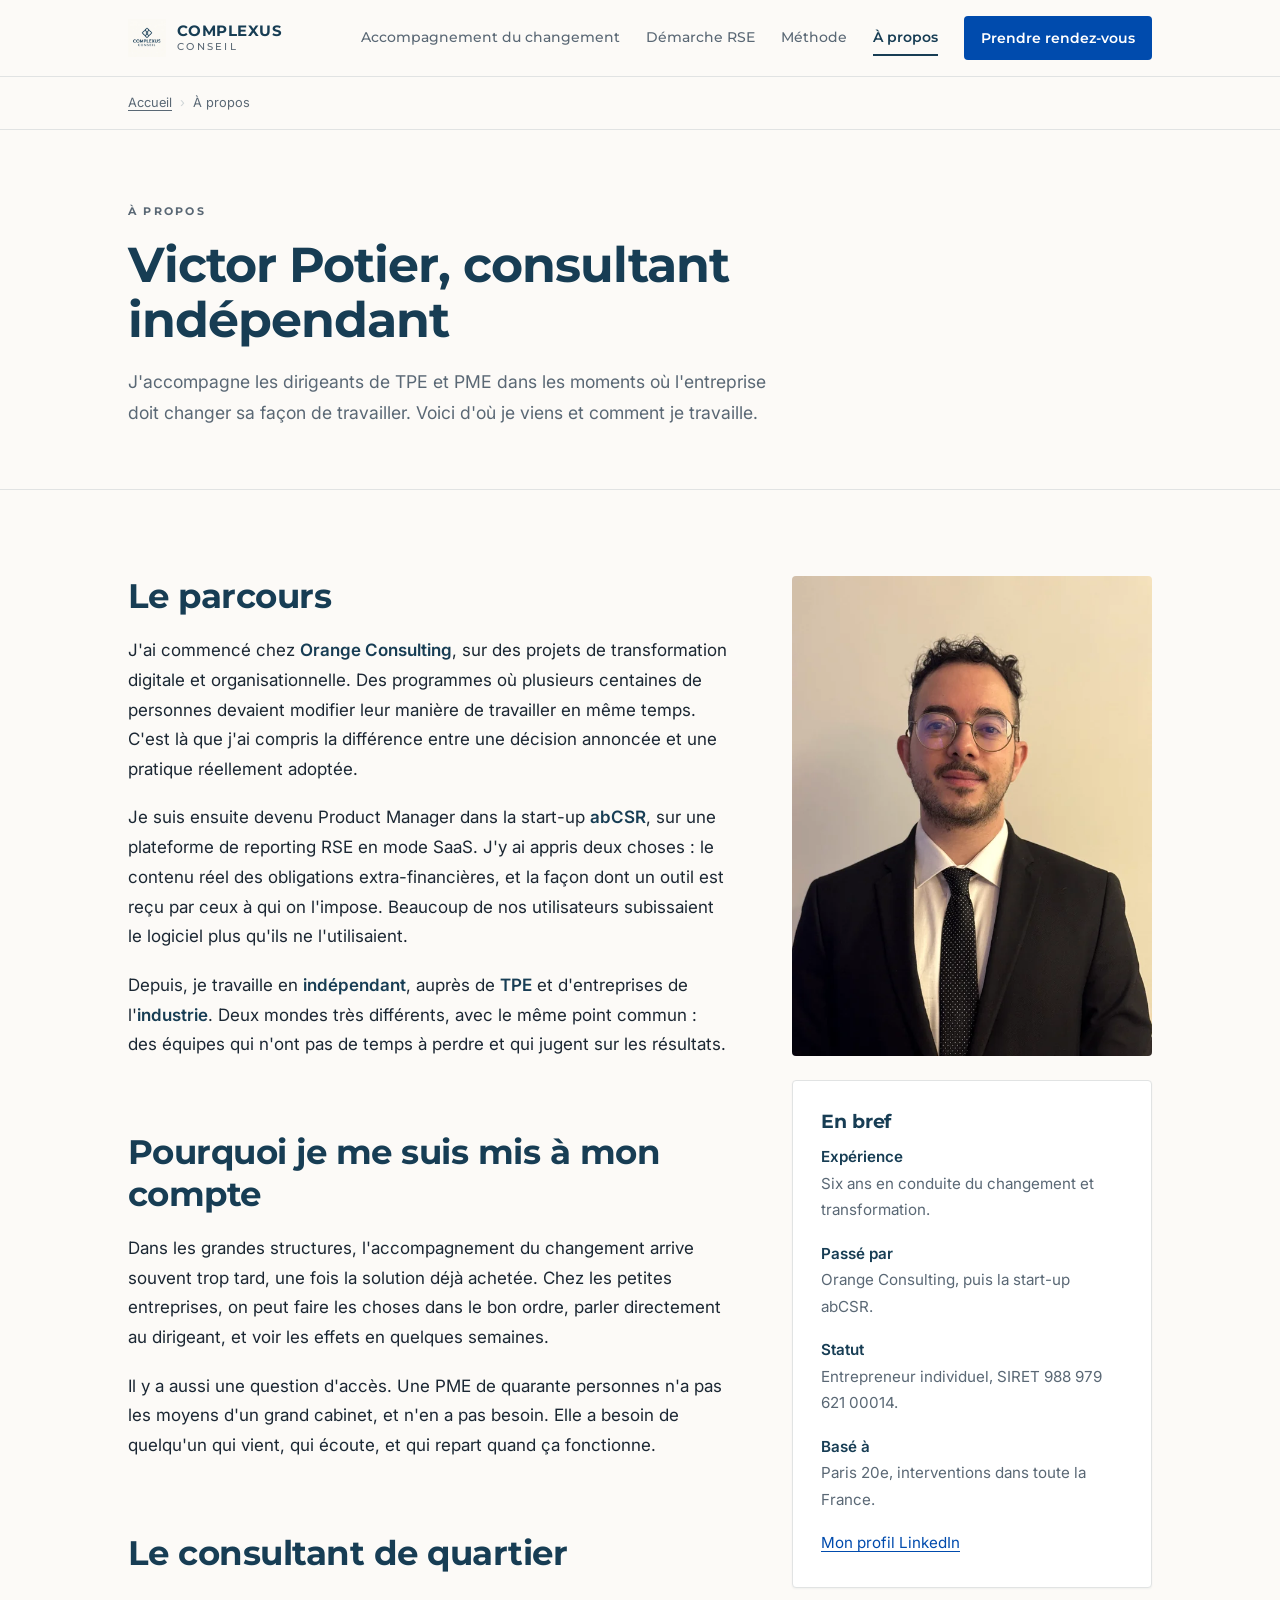
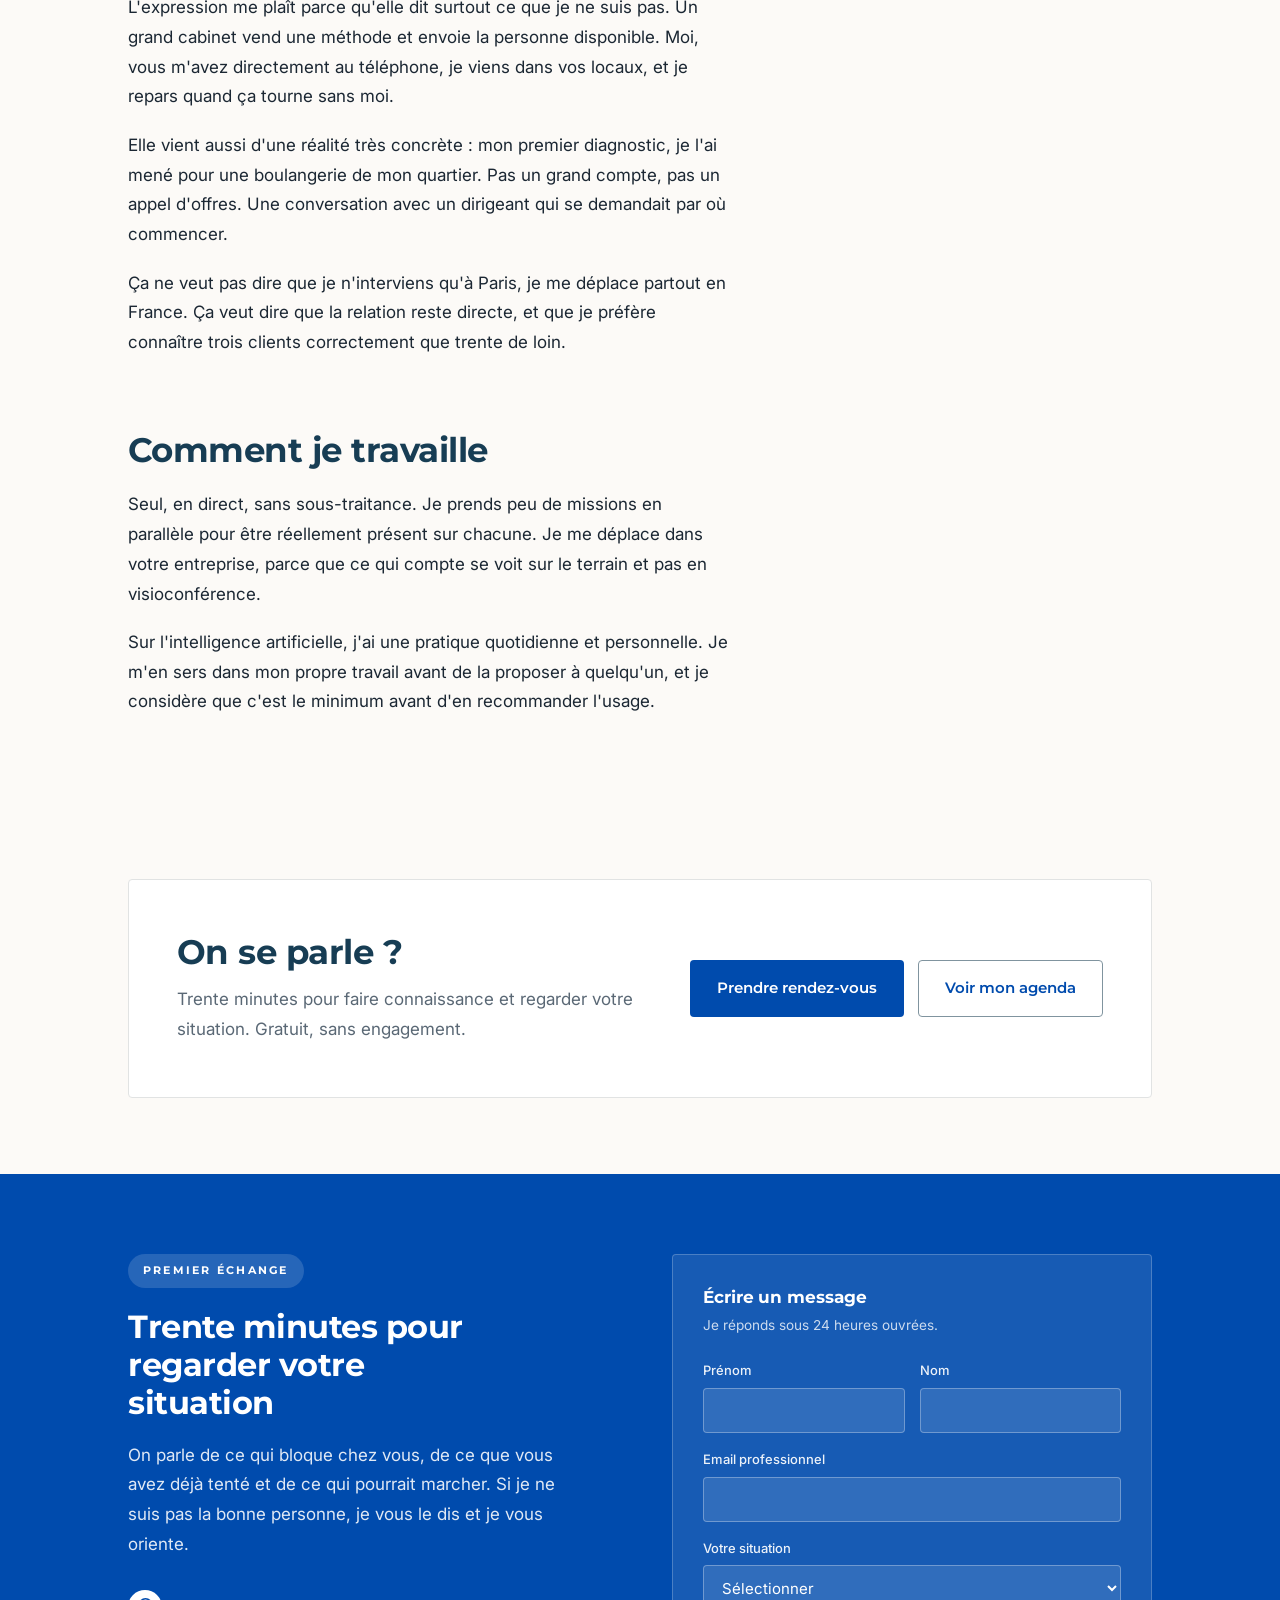
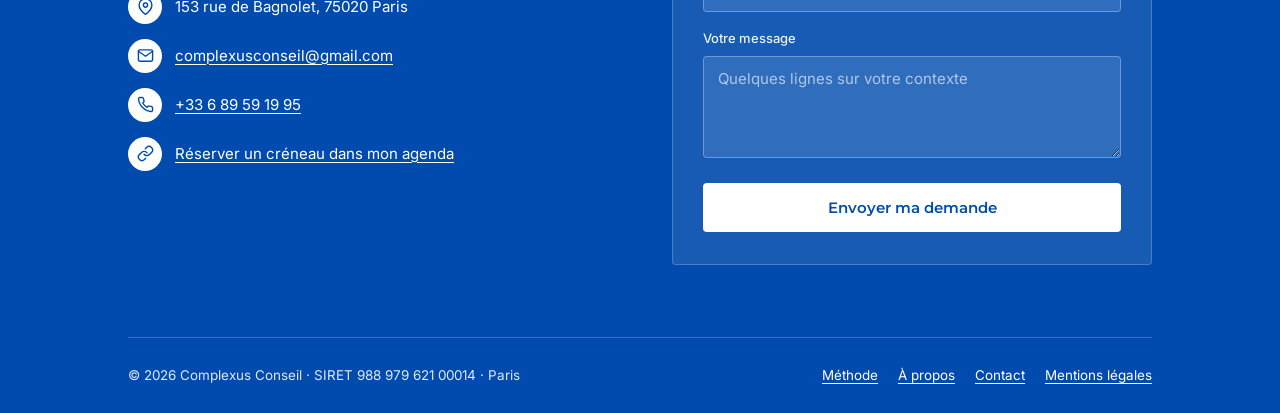
<file: a-propos/index.html>
<!DOCTYPE html>
<html lang="fr">
<head>
  <meta charset="UTF-8">
  <meta name="viewport" content="width=device-width, initial-scale=1">
  <title>Victor Potier, consultant en accompagnement du changement | Complexus Conseil</title>
  <meta name="description" content="Six ans en conduite du changement chez Orange Consulting puis dans la start-up abCSR. Aujourd'hui indépendant, à Paris.">
  <link rel="canonical" href="https://complexusconseil.fr/a-propos/">
  <meta name="robots" content="index, follow, max-snippet:-1, max-image-preview:large">
  <meta name="author" content="Victor Potier">
  <meta name="theme-color" content="#173D54">
  <meta name="geo.region" content="FR-IDF">
  <meta name="geo.placename" content="Paris">
  <meta name="geo.position" content="48.8566;2.3522">
  <meta name="ICBM" content="48.8566, 2.3522">

  <meta property="og:title" content="Victor Potier, consultant en accompagnement du changement | Complexus Conseil">
  <meta property="og:description" content="Six ans en conduite du changement chez Orange Consulting puis dans la start-up abCSR. Aujourd'hui indépendant, à Paris.">
  <meta property="og:type" content="website">
  <meta property="og:url" content="https://complexusconseil.fr/a-propos/">
  <meta property="og:locale" content="fr_FR">
  <meta property="og:site_name" content="Complexus Conseil">
  <meta property="og:image" content="https://complexusconseil.fr/og-image.png">
  <meta property="og:image:width" content="1200">
  <meta property="og:image:height" content="630">
  <meta name="twitter:card" content="summary_large_image">
  <meta name="twitter:title" content="Victor Potier, consultant en accompagnement du changement | Complexus Conseil">
  <meta name="twitter:description" content="Six ans en conduite du changement chez Orange Consulting puis dans la start-up abCSR. Aujourd'hui indépendant, à Paris.">
  <meta name="twitter:image" content="https://complexusconseil.fr/og-image.png">

  <link rel="icon" href="../assets/logo.webp" type="image/webp">
  <link rel="preconnect" href="https://fonts.googleapis.com">
  <link rel="preconnect" href="https://fonts.gstatic.com" crossorigin>
  <link href="https://fonts.googleapis.com/css2?family=Montserrat:wght@500;600;700&family=Inter:wght@400;500;600&display=swap" rel="stylesheet">
  <link rel="stylesheet" href="../assets/style.css">
  <script type="application/ld+json">
[
  {
    "@context": "https://schema.org",
    "@type": "BreadcrumbList",
    "itemListElement": [
      {
        "@type": "ListItem",
        "position": 1,
        "name": "Accueil",
        "item": "https://complexusconseil.fr/"
      },
      {
        "@type": "ListItem",
        "position": 2,
        "name": "À propos",
        "item": "https://complexusconseil.fr/a-propos/"
      }
    ]
  },
  {
    "@context": "https://schema.org",
    "@type": "Person",
    "@id": "https://complexusconseil.fr/#person",
    "name": "Victor Potier",
    "jobTitle": "Consultant indépendant en accompagnement du changement",
    "description": "Consultant indépendant, six ans d'expérience en conduite du changement et transformation organisationnelle. Passé par Orange Consulting puis la start-up abCSR.",
    "url": "https://complexusconseil.fr/a-propos/",
    "image": "https://complexusconseil.fr/assets/victor.webp",
    "email": "complexusconseil@gmail.com",
    "worksFor": {
      "@id": "https://complexusconseil.fr/#organization"
    },
    "alumniOf": [
      {
        "@type": "Organization",
        "name": "Orange Consulting"
      },
      {
        "@type": "Organization",
        "name": "abCSR"
      }
    ],
    "sameAs": [
      "https://linkedin.com/in/victorpotier"
    ]
  }
]
  </script>
</head>
<body>
<a class="skip" href="#contenu">Aller au contenu</a>
<header class="site-header">
  <div class="container header-inner">
    <a class="brand" href="../">
      <img src="../assets/logo.webp" width="40" height="40" alt="" decoding="async">
      <span>COMPLEXUS<small>CONSEIL</small></span>
    </a>
    <button class="nav-toggle" type="button" aria-expanded="false" aria-controls="menu">Menu</button>
    <nav class="main-nav" id="menu" aria-label="Navigation principale">
      <ul>
            <li><a href="../accompagnement-du-changement/">Accompagnement du changement</a></li>
            <li><a href="../demarche-rse/">Démarche RSE</a></li>
            <li><a href="../methode/">Méthode</a></li>
            <li><a href="../a-propos/" aria-current="page">À propos</a></li>
        <li><a class="nav-cta" href="../contact/">Prendre rendez-vous</a></li>
      </ul>
    </nav>
  </div>
</header>
<nav class="breadcrumb" aria-label="Fil d'Ariane">
  <div class="container"><ol><li><a href="../">Accueil</a></li><li><span aria-current="page">À propos</span></li></ol></div>
</nav>
<main id="contenu">

  <section class="page-head">
    <div class="container">
      <span class="label">À propos</span>
      <h1>Victor Potier, consultant indépendant</h1>
      <p class="lead">J'accompagne les dirigeants de TPE et PME dans les moments où l'entreprise doit changer sa façon de travailler. Voici d'où je viens et comment je travaille.</p>
    </div>
  </section>

  <section class="section">
    <div class="container split split-wide">
      <div class="prose">
        <h2>Le parcours</h2>
        <p>J'ai commencé chez <strong>Orange Consulting</strong>, sur des projets de transformation digitale et organisationnelle. Des programmes où plusieurs centaines de personnes devaient modifier leur manière de travailler en même temps. C'est là que j'ai compris la différence entre une décision annoncée et une pratique réellement adoptée.</p>
        <p>Je suis ensuite devenu Product Manager dans la start-up <strong>abCSR</strong>, sur une plateforme de reporting RSE en mode SaaS. J'y ai appris deux choses : le contenu réel des obligations extra-financières, et la façon dont un outil est reçu par ceux à qui on l'impose. Beaucoup de nos utilisateurs subissaient le logiciel plus qu'ils ne l'utilisaient.</p>
        <p>Depuis, je travaille en <strong>indépendant</strong>, auprès de <strong>TPE</strong> et d'entreprises de l'<strong>industrie</strong>. Deux mondes très différents, avec le même point commun : des équipes qui n'ont pas de temps à perdre et qui jugent sur les résultats.</p>
        <h2>Pourquoi je me suis mis à mon compte</h2>
        <p>Dans les grandes structures, l'accompagnement du changement arrive souvent trop tard, une fois la solution déjà achetée. Chez les petites entreprises, on peut faire les choses dans le bon ordre, parler directement au dirigeant, et voir les effets en quelques semaines.</p>
        <p>Il y a aussi une question d'accès. Une PME de quarante personnes n'a pas les moyens d'un grand cabinet, et n'en a pas besoin. Elle a besoin de quelqu'un qui vient, qui écoute, et qui repart quand ça fonctionne.</p>
        <h2>Le consultant de quartier</h2>
        <p>L'expression me plaît parce qu'elle dit surtout ce que je ne suis pas. Un grand cabinet vend une méthode et envoie la personne disponible. Moi, vous m'avez directement au téléphone, je viens dans vos locaux, et je repars quand ça tourne sans moi.</p>
        <p>Elle vient aussi d'une réalité très concrète : mon premier diagnostic, je l'ai mené pour une boulangerie de mon quartier. Pas un grand compte, pas un appel d'offres. Une conversation avec un dirigeant qui se demandait par où commencer.</p>
        <p>Ça ne veut pas dire que je n'interviens qu'à Paris, je me déplace partout en France. Ça veut dire que la relation reste directe, et que je préfère connaître trois clients correctement que trente de loin.</p>
        <h2>Comment je travaille</h2>
        <p>Seul, en direct, sans sous-traitance. Je prends peu de missions en parallèle pour être réellement présent sur chacune. Je me déplace dans votre entreprise, parce que ce qui compte se voit sur le terrain et pas en visioconférence.</p>
        <p>Sur l'intelligence artificielle, j'ai une pratique quotidienne et personnelle. Je m'en sers dans mon propre travail avant de la proposer à quelqu'un, et je considère que c'est le minimum avant d'en recommander l'usage.</p>
      </div>
      <aside>
        <img src="../assets/victor.webp" width="600" height="800" alt="Portrait de Victor Potier" loading="lazy" decoding="async" class="aside-portrait">
        <div class="card">
          <h3>En bref</h3>
          <p><strong>Expérience</strong><br>Six ans en conduite du changement et transformation.</p>
          <p><strong>Passé par</strong><br>Orange Consulting, puis la start-up abCSR.</p>
          <p><strong>Statut</strong><br>Entrepreneur individuel, SIRET 988 979 621 00014.</p>
          <p><strong>Basé à</strong><br>Paris 20e, interventions dans toute la France.</p>
          <p class="mt-2"><a href="https://linkedin.com/in/victorpotier">Mon profil LinkedIn</a></p>
        </div>
      </aside>
    </div>
  </section>

  <section class="closing">
    <div class="container">
      <div class="closing-inner">
        <div>
          <h2>On se parle ?</h2>
          <p>Trente minutes pour faire connaissance et regarder votre situation. Gratuit, sans engagement.</p>
        </div>
        <div class="btn-row">
          <a class="btn btn-primary" href="../contact/">Prendre rendez-vous</a>
          <a class="btn btn-outline" href="https://calendar.app.google/MKiBmP3yRTsMztTy6">Voir mon agenda</a>
        </div>
      </div>
    </div>
  </section>
</main>
<footer class="site-footer" id="contact-footer">
  <div class="container">
    <div class="footer-grid">
      <div>
        <span class="footer-pill">Premier échange</span>
        <h2>Trente minutes pour regarder votre situation</h2>
        <p class="footer-lead">On parle de ce qui bloque chez vous, de ce que vous avez déjà tenté et de ce qui pourrait marcher. Si je ne suis pas la bonne personne, je vous le dis et je vous oriente.</p>
        <ul class="contact-list">
          <li><span class="contact-icon" aria-hidden="true"><svg viewBox="0 0 24 24"><path d="M21 10c0 7-9 13-9 13s-9-6-9-13a9 9 0 0 1 18 0z"/><circle cx="12" cy="10" r="3"/></svg></span><span>153 rue de Bagnolet, 75020 Paris</span></li>
          <li><span class="contact-icon" aria-hidden="true"><svg viewBox="0 0 24 24"><path d="M4 4h16c1.1 0 2 .9 2 2v12c0 1.1-.9 2-2 2H4c-1.1 0-2-.9-2-2V6c0-1.1.9-2 2-2z"/><polyline points="22,6 12,13 2,6"/></svg></span><a href="mailto:complexusconseil@gmail.com">complexusconseil@gmail.com</a></li>
          <li><span class="contact-icon" aria-hidden="true"><svg viewBox="0 0 24 24"><path d="M22 16.92v3a2 2 0 0 1-2.18 2 19.79 19.79 0 0 1-8.63-3.07 19.5 19.5 0 0 1-6-6 19.79 19.79 0 0 1-3.07-8.67A2 2 0 0 1 4.11 2h3a2 2 0 0 1 2 1.72 12.84 12.84 0 0 0 .7 2.81 2 2 0 0 1-.45 2.11L8.09 9.91a16 16 0 0 0 6 6l1.27-1.27a2 2 0 0 1 2.11-.45 12.84 12.84 0 0 0 2.81.7A2 2 0 0 1 22 16.92z"/></svg></span><a href="tel:+33689591995">+33 6 89 59 19 95</a></li>
          <li><span class="contact-icon" aria-hidden="true"><svg viewBox="0 0 24 24"><path d="M10 13a5 5 0 0 0 7.54.54l3-3a5 5 0 0 0-7.07-7.07l-1.72 1.71"/><path d="M14 11a5 5 0 0 0-7.54-.54l-3 3a5 5 0 0 0 7.07 7.07l1.71-1.71"/></svg></span><a href="https://calendar.app.google/MKiBmP3yRTsMztTy6">Réserver un créneau dans mon agenda</a></li>
        </ul>
      </div>

      <div class="footer-form">
        <h3>Écrire un message</h3>
        <p class="form-note">Je réponds sous 24 heures ouvrées.</p>
        <form action="https://formsubmit.co/complexusconseil@gmail.com" method="POST" id="form-apropos">
          <input type="hidden" name="_subject" value="Complexus Conseil : demande de contact">
          <input type="hidden" name="_captcha" value="false">
          <input type="hidden" name="_template" value="table">
          <input type="hidden" name="_next" value="https://complexusconseil.fr/contact/?envoye=1">
          <div class="field-row">
            <div class="field">
              <label for="form-apropos-prenom">Prénom</label>
              <input id="form-apropos-prenom" name="prenom" type="text" autocomplete="given-name" required>
            </div>
            <div class="field">
              <label for="form-apropos-nom">Nom</label>
              <input id="form-apropos-nom" name="nom" type="text" autocomplete="family-name" required>
            </div>
          </div>
          <div class="field">
            <label for="form-apropos-email">Email professionnel</label>
            <input id="form-apropos-email" name="email" type="email" autocomplete="email" required>
          </div>
          <div class="field">
            <label for="form-apropos-sujet">Votre situation</label>
            <select id="form-apropos-sujet" name="situation">
              <option>Sélectionner</option>
              <option>Une réorganisation à mener</option>
              <option>Un outil que personne n'utilise</option>
              <option>Une démarche RSE ou un rapport VSME</option>
              <option>Un projet lancé qui patine</option>
              <option>Autre sujet</option>
            </select>
          </div>
          <div class="field">
            <label for="form-apropos-message">Votre message <span class="visually-hidden">(facultatif)</span></label>
            <textarea id="form-apropos-message" name="message" rows="4" placeholder="Quelques lignes sur votre contexte"></textarea>
          </div>
          <button class="btn btn-on-blue" type="submit">Envoyer ma demande</button>
        </form>
      </div>
    </div>

    <div class="footer-bottom">
      <span>© 2026 Complexus Conseil · SIRET 988 979 621 00014 · Paris</span>
      <nav aria-label="Liens de bas de page">
        <a href="../methode/">Méthode</a>
        <a href="../a-propos/">À propos</a>
        <a href="../contact/">Contact</a>
        <a href="../mentions-legales/">Mentions légales</a>
      </nav>
    </div>
  </div>
</footer>

<a class="sticky-cta" id="sticky-cta" href="../contact/" hidden>Prendre rendez-vous</a>

<script>
(function(){
  var t=document.querySelector('.nav-toggle'), m=document.getElementById('menu');
  if(t&&m){t.addEventListener('click',function(){
    var o=m.classList.toggle('open'); t.setAttribute('aria-expanded',o?'true':'false');
  });}
  var s=document.getElementById('sticky-cta'), f=document.querySelector('.site-footer');
  if(s&&f&&'IntersectionObserver' in window){
    var footVisible=false;
    new IntersectionObserver(function(e){footVisible=e[0].isIntersecting;upd();}).observe(f);
    function upd(){s.hidden = footVisible || window.scrollY < 600;}
    window.addEventListener('scroll',upd,{passive:true}); upd();
  }
})();
</script>
</body>
</html>
</file>
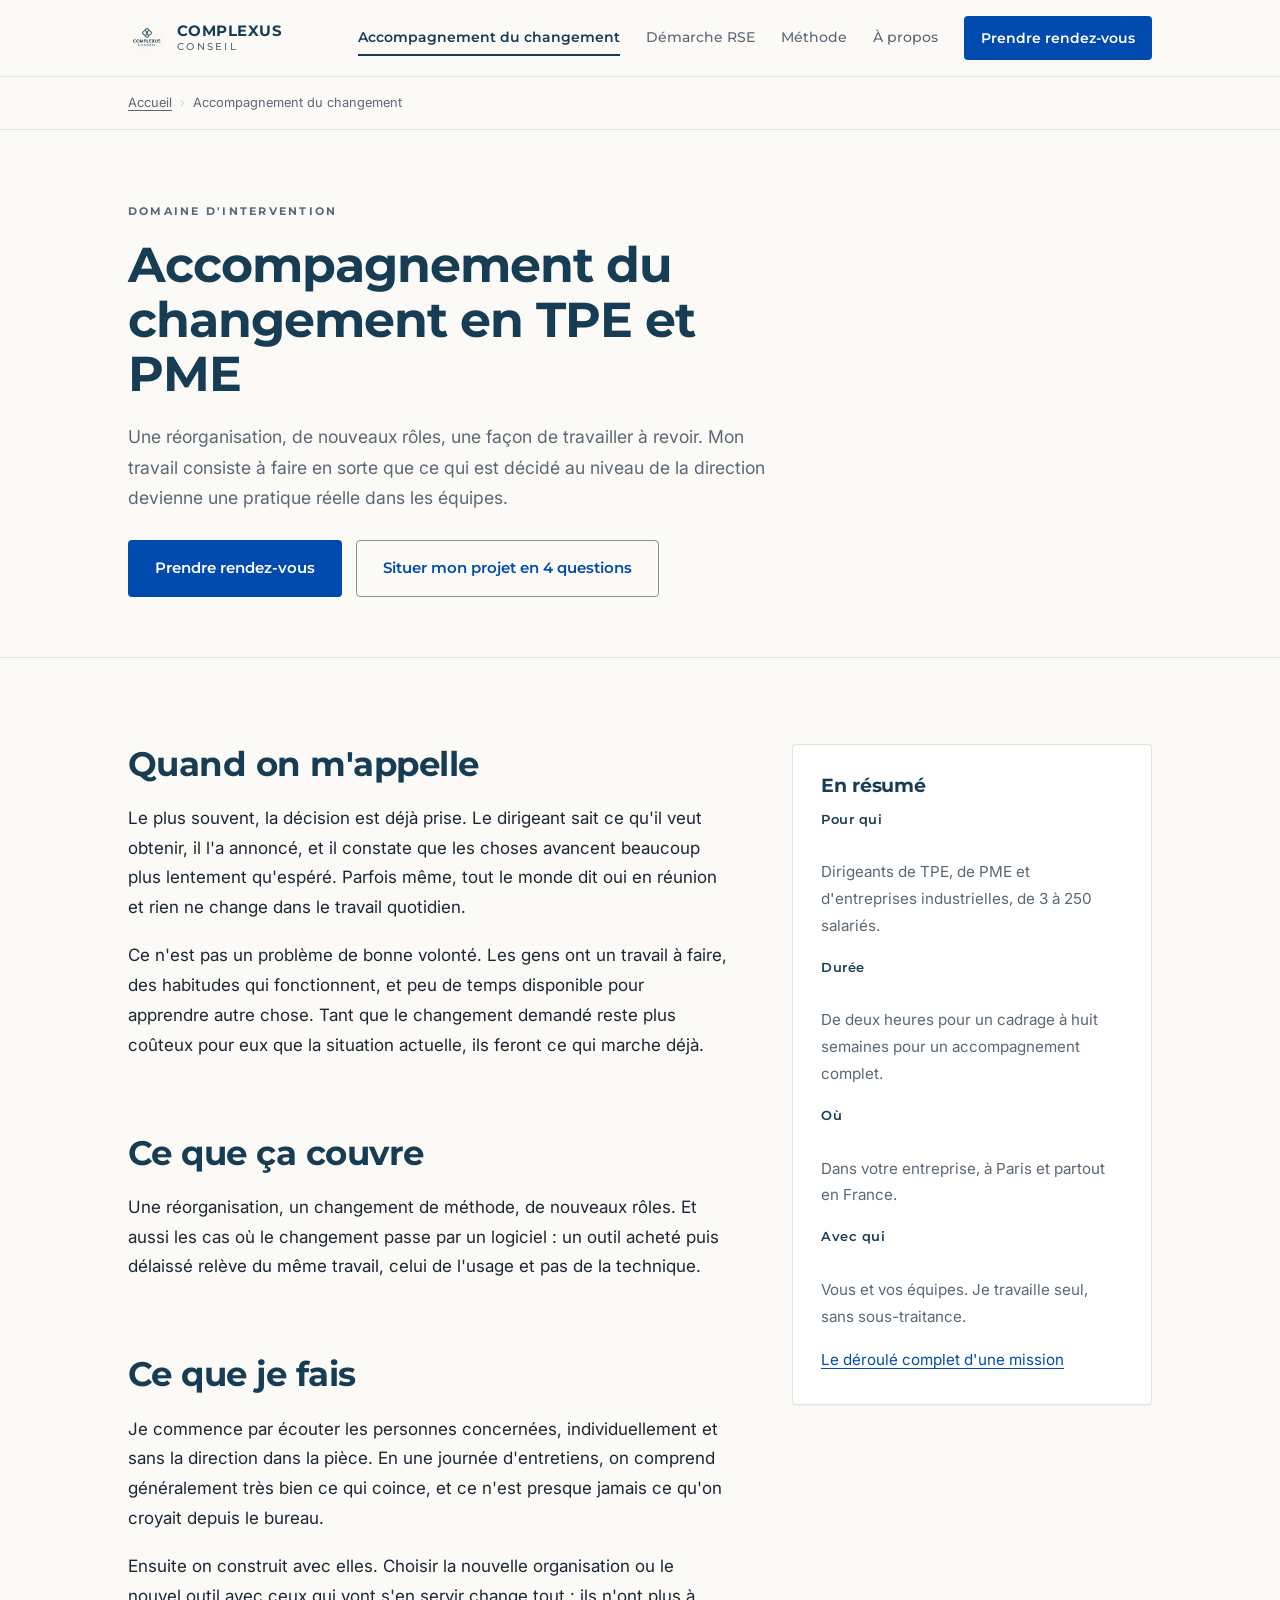
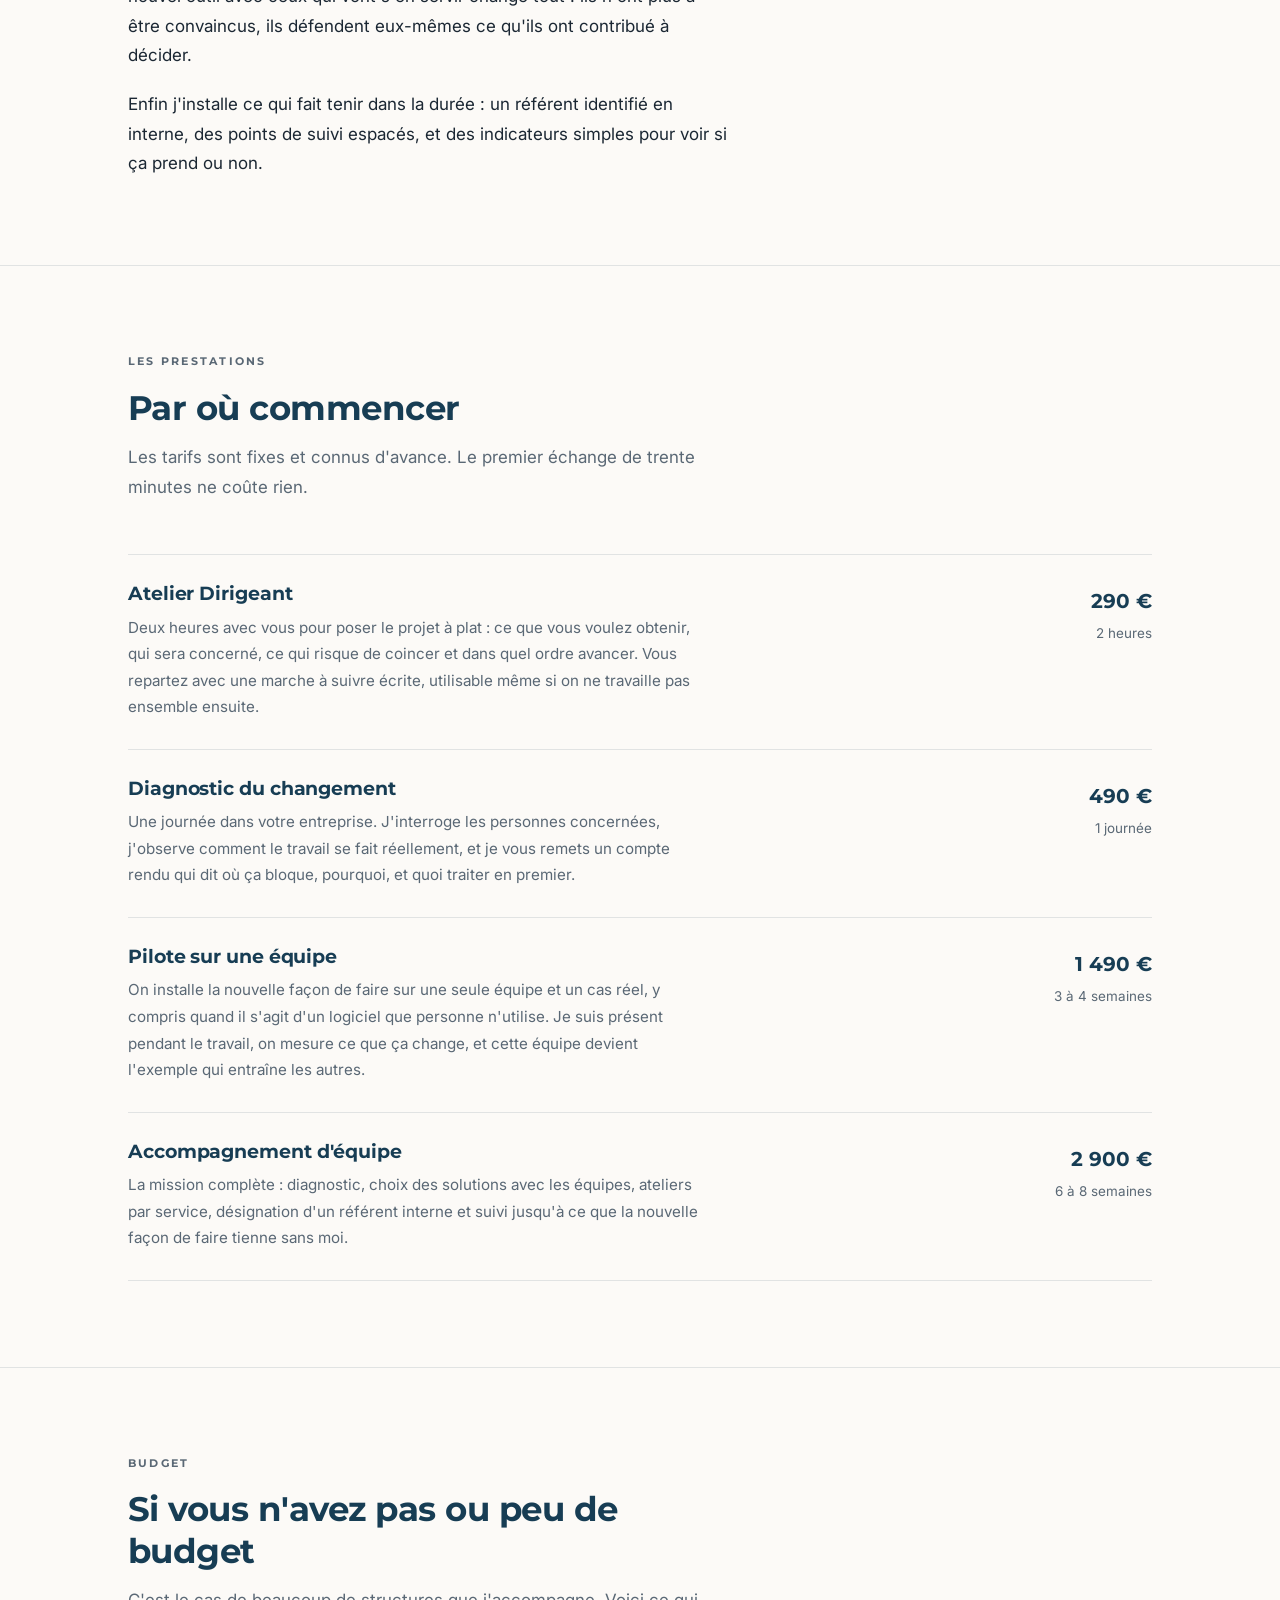
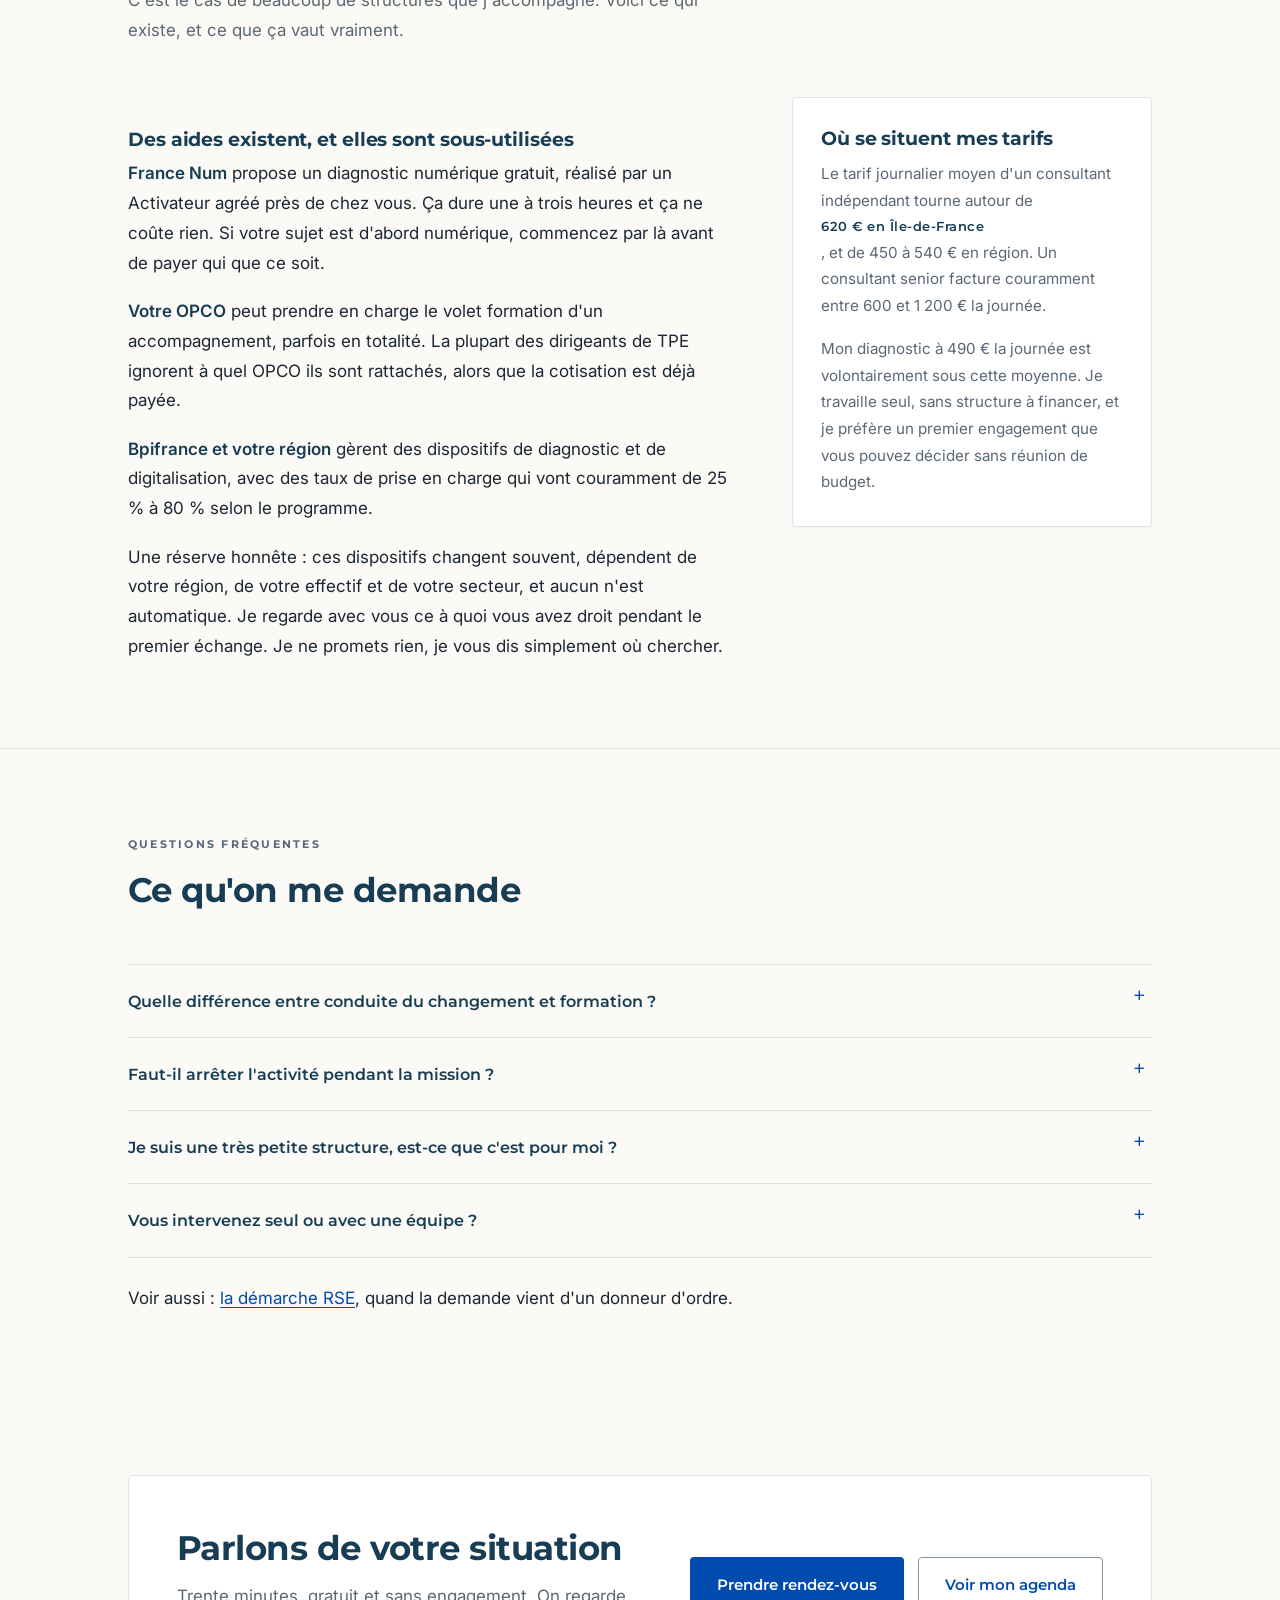
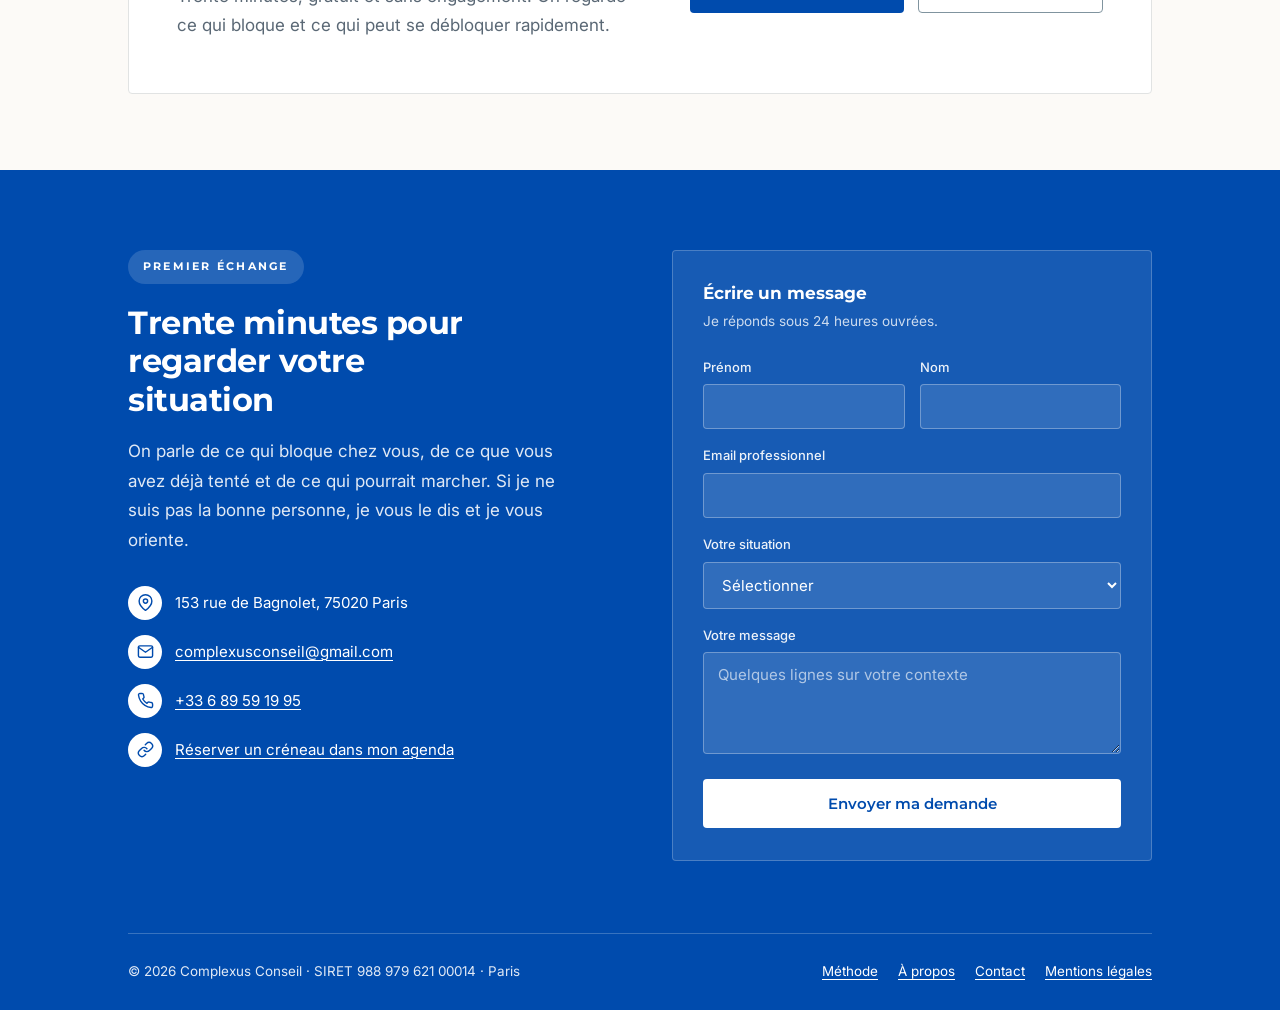
<file: accompagnement-du-changement/index.html>
<!DOCTYPE html>
<html lang="fr">
<head>
  <meta charset="UTF-8">
  <meta name="viewport" content="width=device-width, initial-scale=1">
  <title>Accompagnement du changement en TPE et PME | Complexus Conseil</title>
  <meta name="description" content="Réorganisation, nouveaux rôles, nouvelles méthodes. J'accompagne les dirigeants de TPE et PME pour que les décisions prises entrent dans le quotidien.">
  <link rel="canonical" href="https://complexusconseil.fr/accompagnement-du-changement/">
  <meta name="robots" content="index, follow, max-snippet:-1, max-image-preview:large">
  <meta name="author" content="Victor Potier">
  <meta name="theme-color" content="#173D54">
  <meta name="geo.region" content="FR-IDF">
  <meta name="geo.placename" content="Paris">
  <meta name="geo.position" content="48.8566;2.3522">
  <meta name="ICBM" content="48.8566, 2.3522">

  <meta property="og:title" content="Accompagnement du changement en TPE et PME | Complexus Conseil">
  <meta property="og:description" content="Réorganisation, nouveaux rôles, nouvelles méthodes. J'accompagne les dirigeants de TPE et PME pour que les décisions prises entrent dans le quotidien.">
  <meta property="og:type" content="website">
  <meta property="og:url" content="https://complexusconseil.fr/accompagnement-du-changement/">
  <meta property="og:locale" content="fr_FR">
  <meta property="og:site_name" content="Complexus Conseil">
  <meta property="og:image" content="https://complexusconseil.fr/og-image.png">
  <meta property="og:image:width" content="1200">
  <meta property="og:image:height" content="630">
  <meta name="twitter:card" content="summary_large_image">
  <meta name="twitter:title" content="Accompagnement du changement en TPE et PME | Complexus Conseil">
  <meta name="twitter:description" content="Réorganisation, nouveaux rôles, nouvelles méthodes. J'accompagne les dirigeants de TPE et PME pour que les décisions prises entrent dans le quotidien.">
  <meta name="twitter:image" content="https://complexusconseil.fr/og-image.png">

  <link rel="icon" href="../assets/logo.webp" type="image/webp">
  <link rel="preconnect" href="https://fonts.googleapis.com">
  <link rel="preconnect" href="https://fonts.gstatic.com" crossorigin>
  <link href="https://fonts.googleapis.com/css2?family=Montserrat:wght@500;600;700&family=Inter:wght@400;500;600&display=swap" rel="stylesheet">
  <link rel="stylesheet" href="../assets/style.css">
  <script type="application/ld+json">
[
  {
    "@context": "https://schema.org",
    "@type": "BreadcrumbList",
    "itemListElement": [
      {
        "@type": "ListItem",
        "position": 1,
        "name": "Accueil",
        "item": "https://complexusconseil.fr/"
      },
      {
        "@type": "ListItem",
        "position": 2,
        "name": "Accompagnement du changement",
        "item": "https://complexusconseil.fr/accompagnement-du-changement/"
      }
    ]
  },
  {
    "@context": "https://schema.org",
    "@type": "Service",
    "name": "Accompagnement du changement",
    "description": "Accompagnement des dirigeants de TPE et PME dans les projets de réorganisation, de nouvelles méthodes de travail et de conduite du changement.",
    "serviceType": "Accompagnement du changement",
    "url": "https://complexusconseil.fr/accompagnement-du-changement/",
    "provider": {
      "@id": "https://complexusconseil.fr/#organization"
    },
    "areaServed": {
      "@type": "Country",
      "name": "France"
    },
    "hasOfferCatalog": {
      "@type": "OfferCatalog",
      "name": "Accompagnement du changement",
      "itemListElement": [
        {
          "@type": "Offer",
          "name": "Atelier Dirigeant",
          "price": "290",
          "priceCurrency": "EUR",
          "description": "Deux heures de cadrage avec le dirigeant"
        },
        {
          "@type": "Offer",
          "name": "Diagnostic du changement",
          "price": "490",
          "priceCurrency": "EUR",
          "description": "Une journée d'entretiens et un compte rendu écrit"
        },
        {
          "@type": "Offer",
          "name": "Accompagnement d'équipe",
          "price": "2900",
          "priceCurrency": "EUR",
          "description": "Six à huit semaines d'accompagnement complet"
        }
      ]
    }
  },
  {
    "@context": "https://schema.org",
    "@type": "FAQPage",
    "mainEntity": [
      {
        "@type": "Question",
        "name": "Quelle différence entre conduite du changement et formation ?",
        "acceptedAnswer": {
          "@type": "Answer",
          "text": "La formation apprend à se servir de quelque chose. L'accompagnement du changement s'occupe de tout le reste : pourquoi on le fait, qui décide, comment on organise le travail autrement, et ce qui se passe quand les premières difficultés arrivent. Une formation sans accompagnement se périme en quelques semaines."
        }
      },
      {
        "@type": "Question",
        "name": "Faut-il arrêter l'activité pendant la mission ?",
        "acceptedAnswer": {
          "@type": "Answer",
          "text": "Non. Je travaille pendant que l'entreprise tourne. Les entretiens durent trente à quarante-cinq minutes, les ateliers une demi-journée au maximum. L'essentiel se passe dans le travail réel, pas en salle."
        }
      },
      {
        "@type": "Question",
        "name": "Je suis une très petite structure, est-ce que c'est pour moi ?",
        "acceptedAnswer": {
          "@type": "Answer",
          "text": "Oui, et c'est même là que ça va le plus vite. Dans une entreprise de cinq à quinze personnes, une nouvelle façon de faire se diffuse en quelques semaines. L'atelier de cadrage à 290 € suffit souvent à débloquer la situation, sans aller plus loin."
        }
      },
      {
        "@type": "Question",
        "name": "Vous intervenez seul ou avec une équipe ?",
        "acceptedAnswer": {
          "@type": "Answer",
          "text": "Seul. Vous avez la même personne du premier échange jusqu'à la fin de la mission. C'est ce qui permet de gagner la confiance des équipes, et personne ne repart avec ce qu'il a compris."
        }
      }
    ]
  }
]
  </script>
</head>
<body>
<a class="skip" href="#contenu">Aller au contenu</a>
<header class="site-header">
  <div class="container header-inner">
    <a class="brand" href="../">
      <img src="../assets/logo.webp" width="40" height="40" alt="" decoding="async">
      <span>COMPLEXUS<small>CONSEIL</small></span>
    </a>
    <button class="nav-toggle" type="button" aria-expanded="false" aria-controls="menu">Menu</button>
    <nav class="main-nav" id="menu" aria-label="Navigation principale">
      <ul>
            <li><a href="../accompagnement-du-changement/" aria-current="page">Accompagnement du changement</a></li>
            <li><a href="../demarche-rse/">Démarche RSE</a></li>
            <li><a href="../methode/">Méthode</a></li>
            <li><a href="../a-propos/">À propos</a></li>
        <li><a class="nav-cta" href="../contact/">Prendre rendez-vous</a></li>
      </ul>
    </nav>
  </div>
</header>
<nav class="breadcrumb" aria-label="Fil d'Ariane">
  <div class="container"><ol><li><a href="../">Accueil</a></li><li><span aria-current="page">Accompagnement du changement</span></li></ol></div>
</nav>
<main id="contenu">

  <section class="page-head">
    <div class="container">
      <span class="label">Domaine d'intervention</span>
      <h1>Accompagnement du changement en TPE et PME</h1>
      <p class="lead">Une réorganisation, de nouveaux rôles, une façon de travailler à revoir. Mon travail consiste à faire en sorte que ce qui est décidé au niveau de la direction devienne une pratique réelle dans les équipes.</p>
      <div class="btn-row mt-2">
        <a class="btn btn-primary" href="../contact/">Prendre rendez-vous</a>
        <a class="btn btn-outline" href="../#diagnostic">Situer mon projet en 4 questions</a>
      </div>
    </div>
  </section>

  <section class="section">
    <div class="container split split-wide">
      <div class="prose">
        <h2>Quand on m'appelle</h2>
        <p>Le plus souvent, la décision est déjà prise. Le dirigeant sait ce qu'il veut obtenir, il l'a annoncé, et il constate que les choses avancent beaucoup plus lentement qu'espéré. Parfois même, tout le monde dit oui en réunion et rien ne change dans le travail quotidien.</p>
        <p>Ce n'est pas un problème de bonne volonté. Les gens ont un travail à faire, des habitudes qui fonctionnent, et peu de temps disponible pour apprendre autre chose. Tant que le changement demandé reste plus coûteux pour eux que la situation actuelle, ils feront ce qui marche déjà.</p>
        <h2>Ce que ça couvre</h2>
        <p>Une réorganisation, un changement de méthode, de nouveaux rôles. Et aussi les cas où le changement passe par un logiciel : un outil acheté puis délaissé relève du même travail, celui de l'usage et pas de la technique.</p>
        <h2>Ce que je fais</h2>
        <p>Je commence par écouter les personnes concernées, individuellement et sans la direction dans la pièce. En une journée d'entretiens, on comprend généralement très bien ce qui coince, et ce n'est presque jamais ce qu'on croyait depuis le bureau.</p>
        <p>Ensuite on construit avec elles. Choisir la nouvelle organisation ou le nouvel outil avec ceux qui vont s'en servir change tout : ils n'ont plus à être convaincus, ils défendent eux-mêmes ce qu'ils ont contribué à décider.</p>
        <p>Enfin j'installe ce qui fait tenir dans la durée : un référent identifié en interne, des points de suivi espacés, et des indicateurs simples pour voir si ça prend ou non.</p>
      </div>
      <aside class="card card-note">
        <h3>En résumé</h3>
        <p><strong>Pour qui</strong><br>Dirigeants de TPE, de PME et d'entreprises industrielles, de 3 à 250 salariés.</p>
        <p><strong>Durée</strong><br>De deux heures pour un cadrage à huit semaines pour un accompagnement complet.</p>
        <p><strong>Où</strong><br>Dans votre entreprise, à Paris et partout en France.</p>
        <p><strong>Avec qui</strong><br>Vous et vos équipes. Je travaille seul, sans sous-traitance.</p>
        <p class="mt-2"><a href="../methode/">Le déroulé complet d'une mission</a></p>
      </aside>
    </div>
  </section>

  <section class="section">
    <div class="container">
      <div class="section-head">
        <span class="label">Les prestations</span>
        <h2>Par où commencer</h2>
        <p>Les tarifs sont fixes et connus d'avance. Le premier échange de trente minutes ne coûte rien.</p>
      </div>
      <article class="offer">
        <div>
          <h3>Atelier Dirigeant</h3>
          <p>Deux heures avec vous pour poser le projet à plat : ce que vous voulez obtenir, qui sera concerné, ce qui risque de coincer et dans quel ordre avancer. Vous repartez avec une marche à suivre écrite, utilisable même si on ne travaille pas ensemble ensuite.</p>
        </div>
        <div class="offer-meta">
          <span class="offer-price">290 €</span>
          <span class="offer-duration">2 heures</span>
        </div>
      </article>
      <article class="offer">
        <div>
          <h3>Diagnostic du changement</h3>
          <p>Une journée dans votre entreprise. J'interroge les personnes concernées, j'observe comment le travail se fait réellement, et je vous remets un compte rendu qui dit où ça bloque, pourquoi, et quoi traiter en premier.</p>
        </div>
        <div class="offer-meta">
          <span class="offer-price">490 €</span>
          <span class="offer-duration">1 journée</span>
        </div>
      </article>
      <article class="offer">
        <div>
          <h3>Pilote sur une équipe</h3>
          <p>On installe la nouvelle façon de faire sur une seule équipe et un cas réel, y compris quand il s'agit d'un logiciel que personne n'utilise. Je suis présent pendant le travail, on mesure ce que ça change, et cette équipe devient l'exemple qui entraîne les autres.</p>
        </div>
        <div class="offer-meta">
          <span class="offer-price">1 490 €</span>
          <span class="offer-duration">3 à 4 semaines</span>
        </div>
      </article>
      <article class="offer">
        <div>
          <h3>Accompagnement d'équipe</h3>
          <p>La mission complète : diagnostic, choix des solutions avec les équipes, ateliers par service, désignation d'un référent interne et suivi jusqu'à ce que la nouvelle façon de faire tienne sans moi.</p>
        </div>
        <div class="offer-meta">
          <span class="offer-price">2 900 €</span>
          <span class="offer-duration">6 à 8 semaines</span>
        </div>
      </article>
    </div>
  </section>

  <section class="section">
    <div class="container">
      <div class="section-head">
        <span class="label">Budget</span>
        <h2>Si vous n'avez pas ou peu de budget</h2>
        <p>C'est le cas de beaucoup de structures que j'accompagne. Voici ce qui existe, et ce que ça vaut vraiment.</p>
      </div>
      <div class="split split-wide">
        <div class="prose">
          <h3>Des aides existent, et elles sont sous-utilisées</h3>
          <p><strong>France Num</strong> propose un diagnostic numérique gratuit, réalisé par un Activateur agréé près de chez vous. Ça dure une à trois heures et ça ne coûte rien. Si votre sujet est d'abord numérique, commencez par là avant de payer qui que ce soit.</p>
          <p><strong>Votre OPCO</strong> peut prendre en charge le volet formation d'un accompagnement, parfois en totalité. La plupart des dirigeants de TPE ignorent à quel OPCO ils sont rattachés, alors que la cotisation est déjà payée.</p>
          <p><strong>Bpifrance et votre région</strong> gèrent des dispositifs de diagnostic et de digitalisation, avec des taux de prise en charge qui vont couramment de 25 % à 80 % selon le programme.</p>
          <p>Une réserve honnête : ces dispositifs changent souvent, dépendent de votre région, de votre effectif et de votre secteur, et aucun n'est automatique. Je regarde avec vous ce à quoi vous avez droit pendant le premier échange. Je ne promets rien, je vous dis simplement où chercher.</p>
        </div>
        <aside class="card card-note">
          <h3>Où se situent mes tarifs</h3>
          <p>Le tarif journalier moyen d'un consultant indépendant tourne autour de <strong>620 € en Île-de-France</strong>, et de 450 à 540 € en région. Un consultant senior facture couramment entre 600 et 1 200 € la journée.</p>
          <p>Mon diagnostic à 490 € la journée est volontairement sous cette moyenne. Je travaille seul, sans structure à financer, et je préfère un premier engagement que vous pouvez décider sans réunion de budget.</p>
        </aside>
      </div>
    </div>
  </section>

  <section class="section">
    <div class="container">
      <div class="section-head"><span class="label">Questions fréquentes</span><h2>Ce qu'on me demande</h2></div>
<div class="faq">
  <details>
    <summary>Quelle différence entre conduite du changement et formation ?</summary>
    <div class="answer">La formation apprend à se servir de quelque chose. L'accompagnement du changement s'occupe de tout le reste : pourquoi on le fait, qui décide, comment on organise le travail autrement, et ce qui se passe quand les premières difficultés arrivent. Une formation sans accompagnement se périme en quelques semaines.</div>
  </details>
  <details>
    <summary>Faut-il arrêter l'activité pendant la mission ?</summary>
    <div class="answer">Non. Je travaille pendant que l'entreprise tourne. Les entretiens durent trente à quarante-cinq minutes, les ateliers une demi-journée au maximum. L'essentiel se passe dans le travail réel, pas en salle.</div>
  </details>
  <details>
    <summary>Je suis une très petite structure, est-ce que c'est pour moi ?</summary>
    <div class="answer">Oui, et c'est même là que ça va le plus vite. Dans une entreprise de cinq à quinze personnes, une nouvelle façon de faire se diffuse en quelques semaines. L'atelier de cadrage à 290 € suffit souvent à débloquer la situation, sans aller plus loin.</div>
  </details>
  <details>
    <summary>Vous intervenez seul ou avec une équipe ?</summary>
    <div class="answer">Seul. Vous avez la même personne du premier échange jusqu'à la fin de la mission. C'est ce qui permet de gagner la confiance des équipes, et personne ne repart avec ce qu'il a compris.</div>
  </details>
</div>
      <p class="mt-2">Voir aussi : <a href="../demarche-rse/">la démarche RSE</a>, quand la demande vient d'un donneur d'ordre.</p>
    </div>
  </section>

  <section class="closing">
    <div class="container">
      <div class="closing-inner">
        <div>
          <h2>Parlons de votre situation</h2>
          <p>Trente minutes, gratuit et sans engagement. On regarde ce qui bloque et ce qui peut se débloquer rapidement.</p>
        </div>
        <div class="btn-row">
          <a class="btn btn-primary" href="../contact/">Prendre rendez-vous</a>
          <a class="btn btn-outline" href="https://calendar.app.google/MKiBmP3yRTsMztTy6">Voir mon agenda</a>
        </div>
      </div>
    </div>
  </section>
</main>
<footer class="site-footer" id="contact-footer">
  <div class="container">
    <div class="footer-grid">
      <div>
        <span class="footer-pill">Premier échange</span>
        <h2>Trente minutes pour regarder votre situation</h2>
        <p class="footer-lead">On parle de ce qui bloque chez vous, de ce que vous avez déjà tenté et de ce qui pourrait marcher. Si je ne suis pas la bonne personne, je vous le dis et je vous oriente.</p>
        <ul class="contact-list">
          <li><span class="contact-icon" aria-hidden="true"><svg viewBox="0 0 24 24"><path d="M21 10c0 7-9 13-9 13s-9-6-9-13a9 9 0 0 1 18 0z"/><circle cx="12" cy="10" r="3"/></svg></span><span>153 rue de Bagnolet, 75020 Paris</span></li>
          <li><span class="contact-icon" aria-hidden="true"><svg viewBox="0 0 24 24"><path d="M4 4h16c1.1 0 2 .9 2 2v12c0 1.1-.9 2-2 2H4c-1.1 0-2-.9-2-2V6c0-1.1.9-2 2-2z"/><polyline points="22,6 12,13 2,6"/></svg></span><a href="mailto:complexusconseil@gmail.com">complexusconseil@gmail.com</a></li>
          <li><span class="contact-icon" aria-hidden="true"><svg viewBox="0 0 24 24"><path d="M22 16.92v3a2 2 0 0 1-2.18 2 19.79 19.79 0 0 1-8.63-3.07 19.5 19.5 0 0 1-6-6 19.79 19.79 0 0 1-3.07-8.67A2 2 0 0 1 4.11 2h3a2 2 0 0 1 2 1.72 12.84 12.84 0 0 0 .7 2.81 2 2 0 0 1-.45 2.11L8.09 9.91a16 16 0 0 0 6 6l1.27-1.27a2 2 0 0 1 2.11-.45 12.84 12.84 0 0 0 2.81.7A2 2 0 0 1 22 16.92z"/></svg></span><a href="tel:+33689591995">+33 6 89 59 19 95</a></li>
          <li><span class="contact-icon" aria-hidden="true"><svg viewBox="0 0 24 24"><path d="M10 13a5 5 0 0 0 7.54.54l3-3a5 5 0 0 0-7.07-7.07l-1.72 1.71"/><path d="M14 11a5 5 0 0 0-7.54-.54l-3 3a5 5 0 0 0 7.07 7.07l1.71-1.71"/></svg></span><a href="https://calendar.app.google/MKiBmP3yRTsMztTy6">Réserver un créneau dans mon agenda</a></li>
        </ul>
      </div>

      <div class="footer-form">
        <h3>Écrire un message</h3>
        <p class="form-note">Je réponds sous 24 heures ouvrées.</p>
        <form action="https://formsubmit.co/complexusconseil@gmail.com" method="POST" id="form-accomp">
          <input type="hidden" name="_subject" value="Complexus Conseil : demande de contact">
          <input type="hidden" name="_captcha" value="false">
          <input type="hidden" name="_template" value="table">
          <input type="hidden" name="_next" value="https://complexusconseil.fr/contact/?envoye=1">
          <div class="field-row">
            <div class="field">
              <label for="form-accomp-prenom">Prénom</label>
              <input id="form-accomp-prenom" name="prenom" type="text" autocomplete="given-name" required>
            </div>
            <div class="field">
              <label for="form-accomp-nom">Nom</label>
              <input id="form-accomp-nom" name="nom" type="text" autocomplete="family-name" required>
            </div>
          </div>
          <div class="field">
            <label for="form-accomp-email">Email professionnel</label>
            <input id="form-accomp-email" name="email" type="email" autocomplete="email" required>
          </div>
          <div class="field">
            <label for="form-accomp-sujet">Votre situation</label>
            <select id="form-accomp-sujet" name="situation">
              <option>Sélectionner</option>
              <option>Une réorganisation à mener</option>
              <option>Un outil que personne n'utilise</option>
              <option>Une démarche RSE ou un rapport VSME</option>
              <option>Un projet lancé qui patine</option>
              <option>Autre sujet</option>
            </select>
          </div>
          <div class="field">
            <label for="form-accomp-message">Votre message <span class="visually-hidden">(facultatif)</span></label>
            <textarea id="form-accomp-message" name="message" rows="4" placeholder="Quelques lignes sur votre contexte"></textarea>
          </div>
          <button class="btn btn-on-blue" type="submit">Envoyer ma demande</button>
        </form>
      </div>
    </div>

    <div class="footer-bottom">
      <span>© 2026 Complexus Conseil · SIRET 988 979 621 00014 · Paris</span>
      <nav aria-label="Liens de bas de page">
        <a href="../methode/">Méthode</a>
        <a href="../a-propos/">À propos</a>
        <a href="../contact/">Contact</a>
        <a href="../mentions-legales/">Mentions légales</a>
      </nav>
    </div>
  </div>
</footer>

<a class="sticky-cta" id="sticky-cta" href="../contact/" hidden>Prendre rendez-vous</a>

<script>
(function(){
  var t=document.querySelector('.nav-toggle'), m=document.getElementById('menu');
  if(t&&m){t.addEventListener('click',function(){
    var o=m.classList.toggle('open'); t.setAttribute('aria-expanded',o?'true':'false');
  });}
  var s=document.getElementById('sticky-cta'), f=document.querySelector('.site-footer');
  if(s&&f&&'IntersectionObserver' in window){
    var footVisible=false;
    new IntersectionObserver(function(e){footVisible=e[0].isIntersecting;upd();}).observe(f);
    function upd(){s.hidden = footVisible || window.scrollY < 600;}
    window.addEventListener('scroll',upd,{passive:true}); upd();
  }
})();
</script>
</body>
</html>
</file>
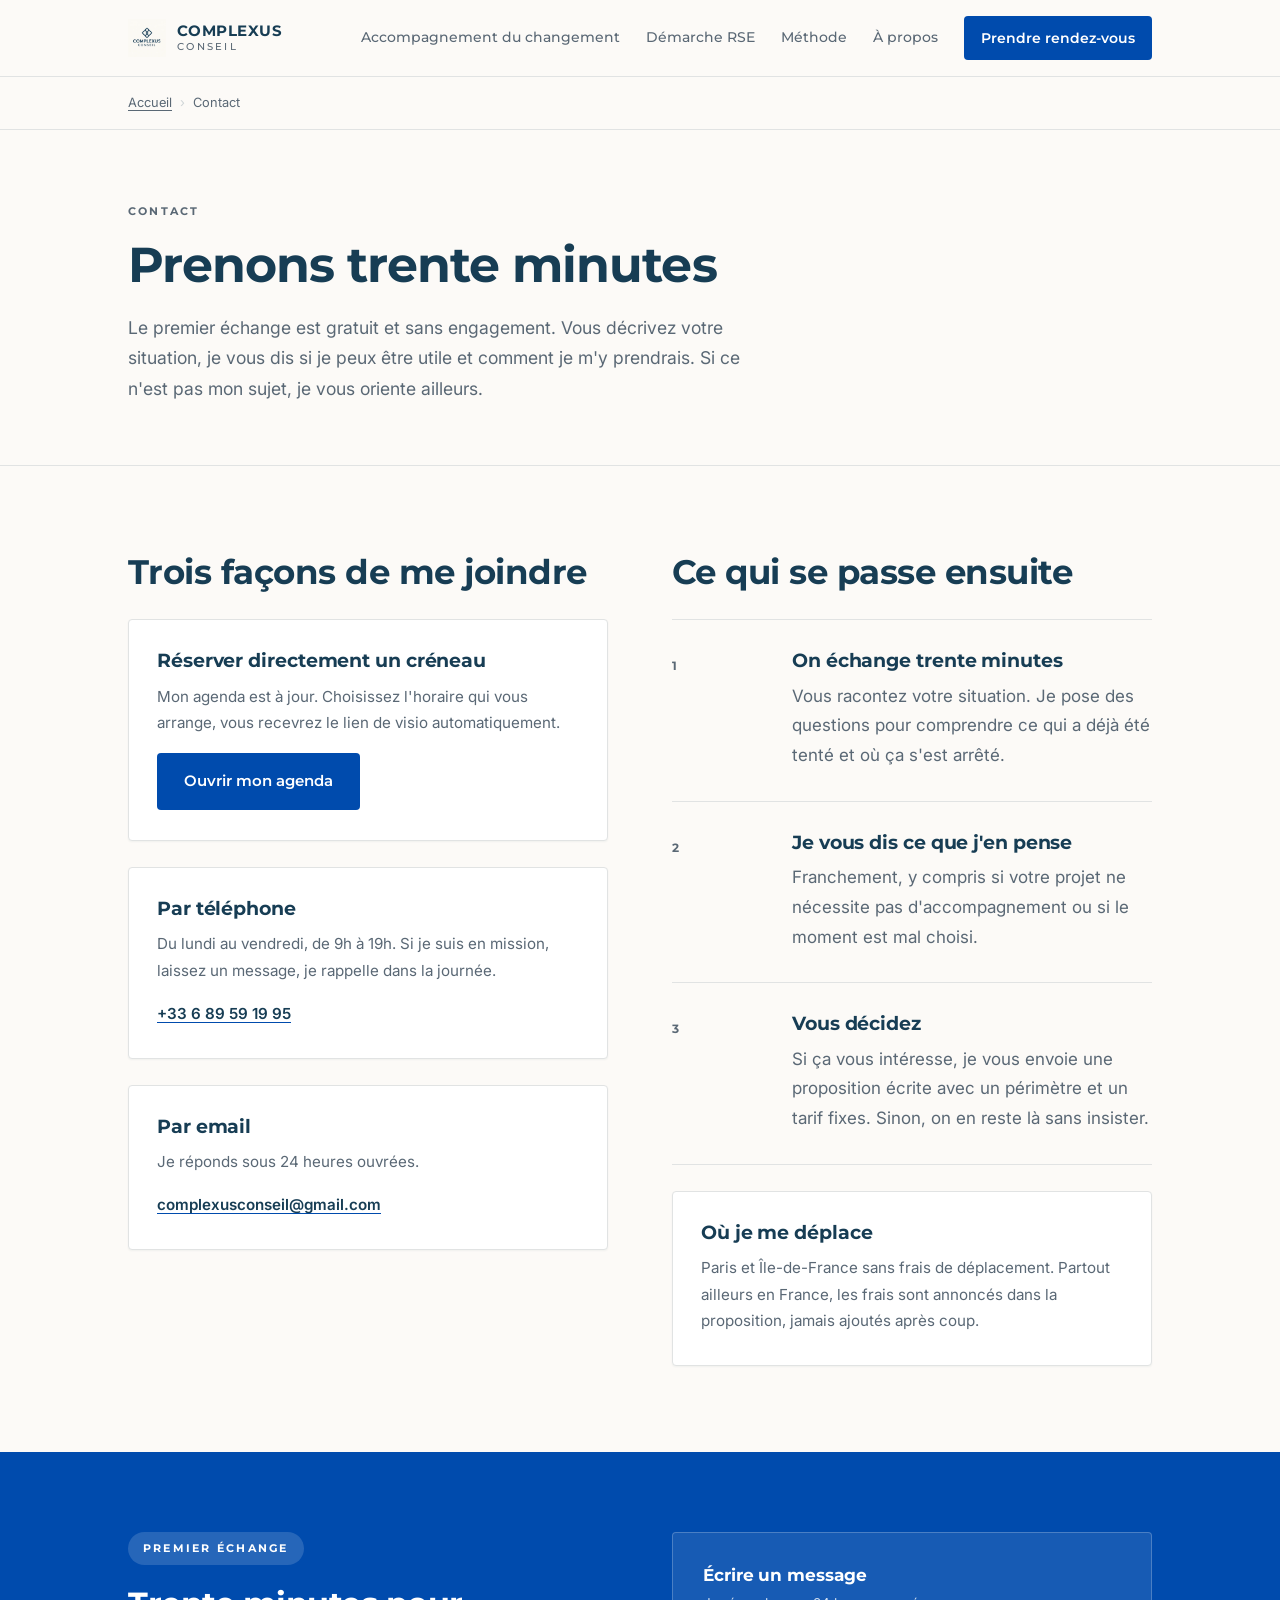
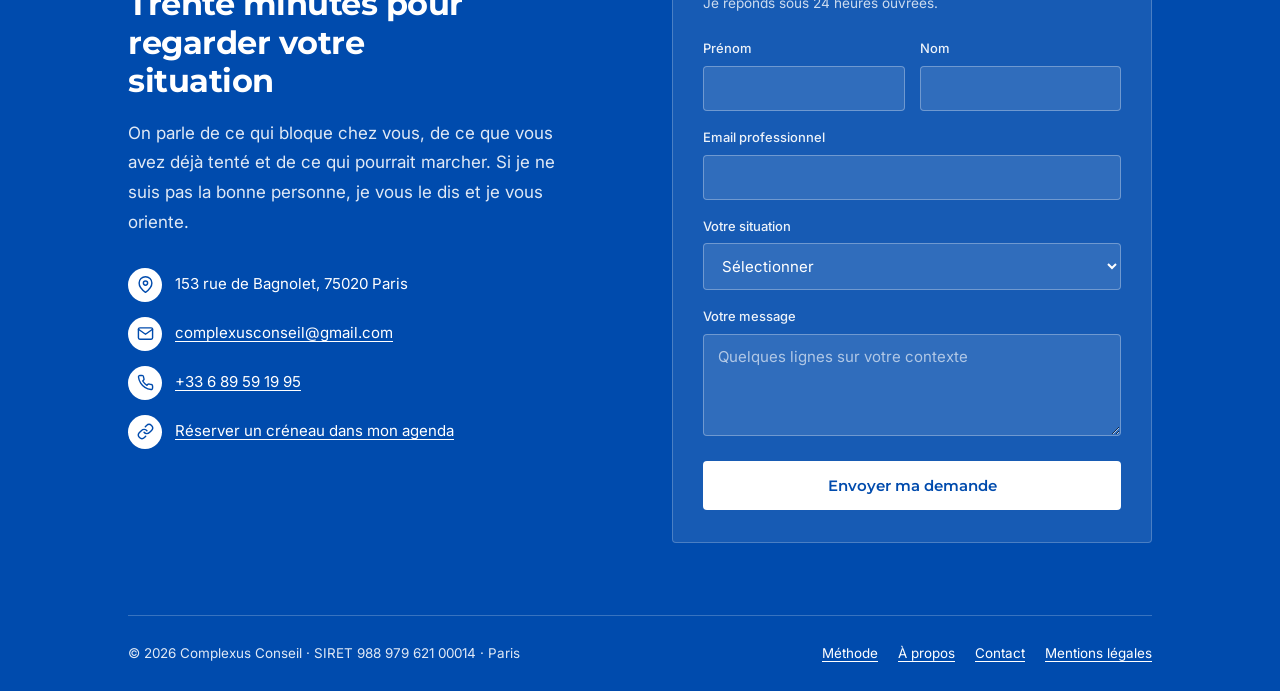
<file: contact/index.html>
<!DOCTYPE html>
<html lang="fr">
<head>
  <meta charset="UTF-8">
  <meta name="viewport" content="width=device-width, initial-scale=1">
  <title>Prendre rendez-vous | Complexus Conseil, Paris</title>
  <meta name="description" content="Premier échange de trente minutes, gratuit et sans engagement. Par téléphone, en visio ou dans vos locaux. Consultant à Paris.">
  <link rel="canonical" href="https://complexusconseil.fr/contact/">
  <meta name="robots" content="index, follow, max-snippet:-1, max-image-preview:large">
  <meta name="author" content="Victor Potier">
  <meta name="theme-color" content="#173D54">
  <meta name="geo.region" content="FR-IDF">
  <meta name="geo.placename" content="Paris">
  <meta name="geo.position" content="48.8566;2.3522">
  <meta name="ICBM" content="48.8566, 2.3522">

  <meta property="og:title" content="Prendre rendez-vous | Complexus Conseil, Paris">
  <meta property="og:description" content="Premier échange de trente minutes, gratuit et sans engagement. Par téléphone, en visio ou dans vos locaux. Consultant à Paris.">
  <meta property="og:type" content="website">
  <meta property="og:url" content="https://complexusconseil.fr/contact/">
  <meta property="og:locale" content="fr_FR">
  <meta property="og:site_name" content="Complexus Conseil">
  <meta property="og:image" content="https://complexusconseil.fr/og-image.png">
  <meta property="og:image:width" content="1200">
  <meta property="og:image:height" content="630">
  <meta name="twitter:card" content="summary_large_image">
  <meta name="twitter:title" content="Prendre rendez-vous | Complexus Conseil, Paris">
  <meta name="twitter:description" content="Premier échange de trente minutes, gratuit et sans engagement. Par téléphone, en visio ou dans vos locaux. Consultant à Paris.">
  <meta name="twitter:image" content="https://complexusconseil.fr/og-image.png">

  <link rel="icon" href="../assets/logo.webp" type="image/webp">
  <link rel="preconnect" href="https://fonts.googleapis.com">
  <link rel="preconnect" href="https://fonts.gstatic.com" crossorigin>
  <link href="https://fonts.googleapis.com/css2?family=Montserrat:wght@500;600;700&family=Inter:wght@400;500;600&display=swap" rel="stylesheet">
  <link rel="stylesheet" href="../assets/style.css">
  <script type="application/ld+json">
[
  {
    "@context": "https://schema.org",
    "@type": "BreadcrumbList",
    "itemListElement": [
      {
        "@type": "ListItem",
        "position": 1,
        "name": "Accueil",
        "item": "https://complexusconseil.fr/"
      },
      {
        "@type": "ListItem",
        "position": 2,
        "name": "Contact",
        "item": "https://complexusconseil.fr/contact/"
      }
    ]
  },
  {
    "@context": "https://schema.org",
    "@type": "ProfessionalService",
    "@id": "https://complexusconseil.fr/#organization",
    "name": "Complexus Conseil",
    "alternateName": "Complexus",
    "description": "Conseil indépendant en accompagnement du changement pour les TPE et PME françaises : réorganisation, adoption des outils numériques, démarche RSE.",
    "url": "https://complexusconseil.fr/",
    "logo": "https://complexusconseil.fr/logo.png",
    "image": "https://complexusconseil.fr/og-image.png",
    "telephone": "+33-6-89-59-19-95",
    "email": "complexusconseil@gmail.com",
    "priceRange": "€€",
    "address": {
      "@type": "PostalAddress",
      "streetAddress": "153 rue de Bagnolet",
      "addressLocality": "Paris",
      "postalCode": "75020",
      "addressRegion": "Île-de-France",
      "addressCountry": "FR"
    },
    "vatID": "FR-98897962100014",
    "taxID": "98897962100014",
    "areaServed": [
      {
        "@type": "Country",
        "name": "France"
      },
      {
        "@type": "City",
        "name": "Paris"
      },
      {
        "@type": "AdministrativeArea",
        "name": "Île-de-France"
      }
    ],
    "founder": {
      "@id": "https://complexusconseil.fr/#person"
    },
    "sameAs": [
      "https://linkedin.com/in/victorpotier"
    ],
    "knowsAbout": [
      "Accompagnement du changement",
      "Conduite du changement",
      "Transformation organisationnelle",
      "Adoption des outils numériques",
      "Formation des équipes",
      "Responsabilité sociétale des entreprises",
      "Norme VSME",
      "CSRD",
      "Intelligence artificielle en entreprise"
    ]
  },
  {
    "@context": "https://schema.org",
    "@type": "ContactPage",
    "url": "https://complexusconseil.fr/contact/",
    "name": "Contact Complexus Conseil",
    "about": {
      "@id": "https://complexusconseil.fr/#organization"
    }
  }
]
  </script>
</head>
<body>
<a class="skip" href="#contenu">Aller au contenu</a>
<header class="site-header">
  <div class="container header-inner">
    <a class="brand" href="../">
      <img src="../assets/logo.webp" width="40" height="40" alt="" decoding="async">
      <span>COMPLEXUS<small>CONSEIL</small></span>
    </a>
    <button class="nav-toggle" type="button" aria-expanded="false" aria-controls="menu">Menu</button>
    <nav class="main-nav" id="menu" aria-label="Navigation principale">
      <ul>
            <li><a href="../accompagnement-du-changement/">Accompagnement du changement</a></li>
            <li><a href="../demarche-rse/">Démarche RSE</a></li>
            <li><a href="../methode/">Méthode</a></li>
            <li><a href="../a-propos/">À propos</a></li>
        <li><a class="nav-cta" href="../contact/">Prendre rendez-vous</a></li>
      </ul>
    </nav>
  </div>
</header>
<nav class="breadcrumb" aria-label="Fil d'Ariane">
  <div class="container"><ol><li><a href="../">Accueil</a></li><li><span aria-current="page">Contact</span></li></ol></div>
</nav>
<main id="contenu">

  <section class="page-head">
    <div class="container">
      <span class="label">Contact</span>
      <h1>Prenons trente minutes</h1>
      <p class="lead">Le premier échange est gratuit et sans engagement. Vous décrivez votre situation, je vous dis si je peux être utile et comment je m'y prendrais. Si ce n'est pas mon sujet, je vous oriente ailleurs.</p>
    </div>
  </section>

  <section class="section">
    <div class="container split">
      <div>
        <h2>Trois façons de me joindre</h2>
        <div class="card mt-2">
          <h3>Réserver directement un créneau</h3>
          <p>Mon agenda est à jour. Choisissez l'horaire qui vous arrange, vous recevrez le lien de visio automatiquement.</p>
          <p class="mt-2"><a class="btn btn-primary" href="https://calendar.app.google/MKiBmP3yRTsMztTy6">Ouvrir mon agenda</a></p>
        </div>
        <div class="card mt-2">
          <h3>Par téléphone</h3>
          <p>Du lundi au vendredi, de 9h à 19h. Si je suis en mission, laissez un message, je rappelle dans la journée.</p>
          <p><a href="tel:+33689591995"><strong>+33 6 89 59 19 95</strong></a></p>
        </div>
        <div class="card mt-2">
          <h3>Par email</h3>
          <p>Je réponds sous 24 heures ouvrées.</p>
          <p><a href="mailto:complexusconseil@gmail.com"><strong>complexusconseil@gmail.com</strong></a></p>
        </div>
      </div>
      <div>
        <h2>Ce qui se passe ensuite</h2>
        <ol class="steps mt-2">
          <li>
            <div class="step-num">1</div>
            <div class="step-body">
              <h3>On échange trente minutes</h3>
              <p>Vous racontez votre situation. Je pose des questions pour comprendre ce qui a déjà été tenté et où ça s'est arrêté.</p>
            </div>
          </li>
          <li>
            <div class="step-num">2</div>
            <div class="step-body">
              <h3>Je vous dis ce que j'en pense</h3>
              <p>Franchement, y compris si votre projet ne nécessite pas d'accompagnement ou si le moment est mal choisi.</p>
            </div>
          </li>
          <li>
            <div class="step-num">3</div>
            <div class="step-body">
              <h3>Vous décidez</h3>
              <p>Si ça vous intéresse, je vous envoie une proposition écrite avec un périmètre et un tarif fixes. Sinon, on en reste là sans insister.</p>
            </div>
          </li>
        </ol>
        <div class="card mt-2">
          <h3>Où je me déplace</h3>
          <p>Paris et Île-de-France sans frais de déplacement. Partout ailleurs en France, les frais sont annoncés dans la proposition, jamais ajoutés après coup.</p>
        </div>
      </div>
    </div>
  </section>
</main>
<footer class="site-footer" id="contact-footer">
  <div class="container">
    <div class="footer-grid">
      <div>
        <span class="footer-pill">Premier échange</span>
        <h2>Trente minutes pour regarder votre situation</h2>
        <p class="footer-lead">On parle de ce qui bloque chez vous, de ce que vous avez déjà tenté et de ce qui pourrait marcher. Si je ne suis pas la bonne personne, je vous le dis et je vous oriente.</p>
        <ul class="contact-list">
          <li><span class="contact-icon" aria-hidden="true"><svg viewBox="0 0 24 24"><path d="M21 10c0 7-9 13-9 13s-9-6-9-13a9 9 0 0 1 18 0z"/><circle cx="12" cy="10" r="3"/></svg></span><span>153 rue de Bagnolet, 75020 Paris</span></li>
          <li><span class="contact-icon" aria-hidden="true"><svg viewBox="0 0 24 24"><path d="M4 4h16c1.1 0 2 .9 2 2v12c0 1.1-.9 2-2 2H4c-1.1 0-2-.9-2-2V6c0-1.1.9-2 2-2z"/><polyline points="22,6 12,13 2,6"/></svg></span><a href="mailto:complexusconseil@gmail.com">complexusconseil@gmail.com</a></li>
          <li><span class="contact-icon" aria-hidden="true"><svg viewBox="0 0 24 24"><path d="M22 16.92v3a2 2 0 0 1-2.18 2 19.79 19.79 0 0 1-8.63-3.07 19.5 19.5 0 0 1-6-6 19.79 19.79 0 0 1-3.07-8.67A2 2 0 0 1 4.11 2h3a2 2 0 0 1 2 1.72 12.84 12.84 0 0 0 .7 2.81 2 2 0 0 1-.45 2.11L8.09 9.91a16 16 0 0 0 6 6l1.27-1.27a2 2 0 0 1 2.11-.45 12.84 12.84 0 0 0 2.81.7A2 2 0 0 1 22 16.92z"/></svg></span><a href="tel:+33689591995">+33 6 89 59 19 95</a></li>
          <li><span class="contact-icon" aria-hidden="true"><svg viewBox="0 0 24 24"><path d="M10 13a5 5 0 0 0 7.54.54l3-3a5 5 0 0 0-7.07-7.07l-1.72 1.71"/><path d="M14 11a5 5 0 0 0-7.54-.54l-3 3a5 5 0 0 0 7.07 7.07l1.71-1.71"/></svg></span><a href="https://calendar.app.google/MKiBmP3yRTsMztTy6">Réserver un créneau dans mon agenda</a></li>
        </ul>
      </div>

      <div class="footer-form">
        <h3>Écrire un message</h3>
        <p class="form-note">Je réponds sous 24 heures ouvrées.</p>
        <form action="https://formsubmit.co/complexusconseil@gmail.com" method="POST" id="form-contact">
          <input type="hidden" name="_subject" value="Complexus Conseil : demande de contact">
          <input type="hidden" name="_captcha" value="false">
          <input type="hidden" name="_template" value="table">
          <input type="hidden" name="_next" value="https://complexusconseil.fr/contact/?envoye=1">
          <div class="field-row">
            <div class="field">
              <label for="form-contact-prenom">Prénom</label>
              <input id="form-contact-prenom" name="prenom" type="text" autocomplete="given-name" required>
            </div>
            <div class="field">
              <label for="form-contact-nom">Nom</label>
              <input id="form-contact-nom" name="nom" type="text" autocomplete="family-name" required>
            </div>
          </div>
          <div class="field">
            <label for="form-contact-email">Email professionnel</label>
            <input id="form-contact-email" name="email" type="email" autocomplete="email" required>
          </div>
          <div class="field">
            <label for="form-contact-sujet">Votre situation</label>
            <select id="form-contact-sujet" name="situation">
              <option>Sélectionner</option>
              <option>Une réorganisation à mener</option>
              <option>Un outil que personne n'utilise</option>
              <option>Une démarche RSE ou un rapport VSME</option>
              <option>Un projet lancé qui patine</option>
              <option>Autre sujet</option>
            </select>
          </div>
          <div class="field">
            <label for="form-contact-message">Votre message <span class="visually-hidden">(facultatif)</span></label>
            <textarea id="form-contact-message" name="message" rows="4" placeholder="Quelques lignes sur votre contexte"></textarea>
          </div>
          <button class="btn btn-on-blue" type="submit">Envoyer ma demande</button>
        </form>
      </div>
    </div>

    <div class="footer-bottom">
      <span>© 2026 Complexus Conseil · SIRET 988 979 621 00014 · Paris</span>
      <nav aria-label="Liens de bas de page">
        <a href="../methode/">Méthode</a>
        <a href="../a-propos/">À propos</a>
        <a href="../contact/">Contact</a>
        <a href="../mentions-legales/">Mentions légales</a>
      </nav>
    </div>
  </div>
</footer>

<a class="sticky-cta" id="sticky-cta" href="../contact/" hidden>Prendre rendez-vous</a>

<script>
(function(){
  var t=document.querySelector('.nav-toggle'), m=document.getElementById('menu');
  if(t&&m){t.addEventListener('click',function(){
    var o=m.classList.toggle('open'); t.setAttribute('aria-expanded',o?'true':'false');
  });}
  var s=document.getElementById('sticky-cta'), f=document.querySelector('.site-footer');
  if(s&&f&&'IntersectionObserver' in window){
    var footVisible=false;
    new IntersectionObserver(function(e){footVisible=e[0].isIntersecting;upd();}).observe(f);
    function upd(){s.hidden = footVisible || window.scrollY < 600;}
    window.addEventListener('scroll',upd,{passive:true}); upd();
  }
})();
</script>
</body>
</html>
</file>
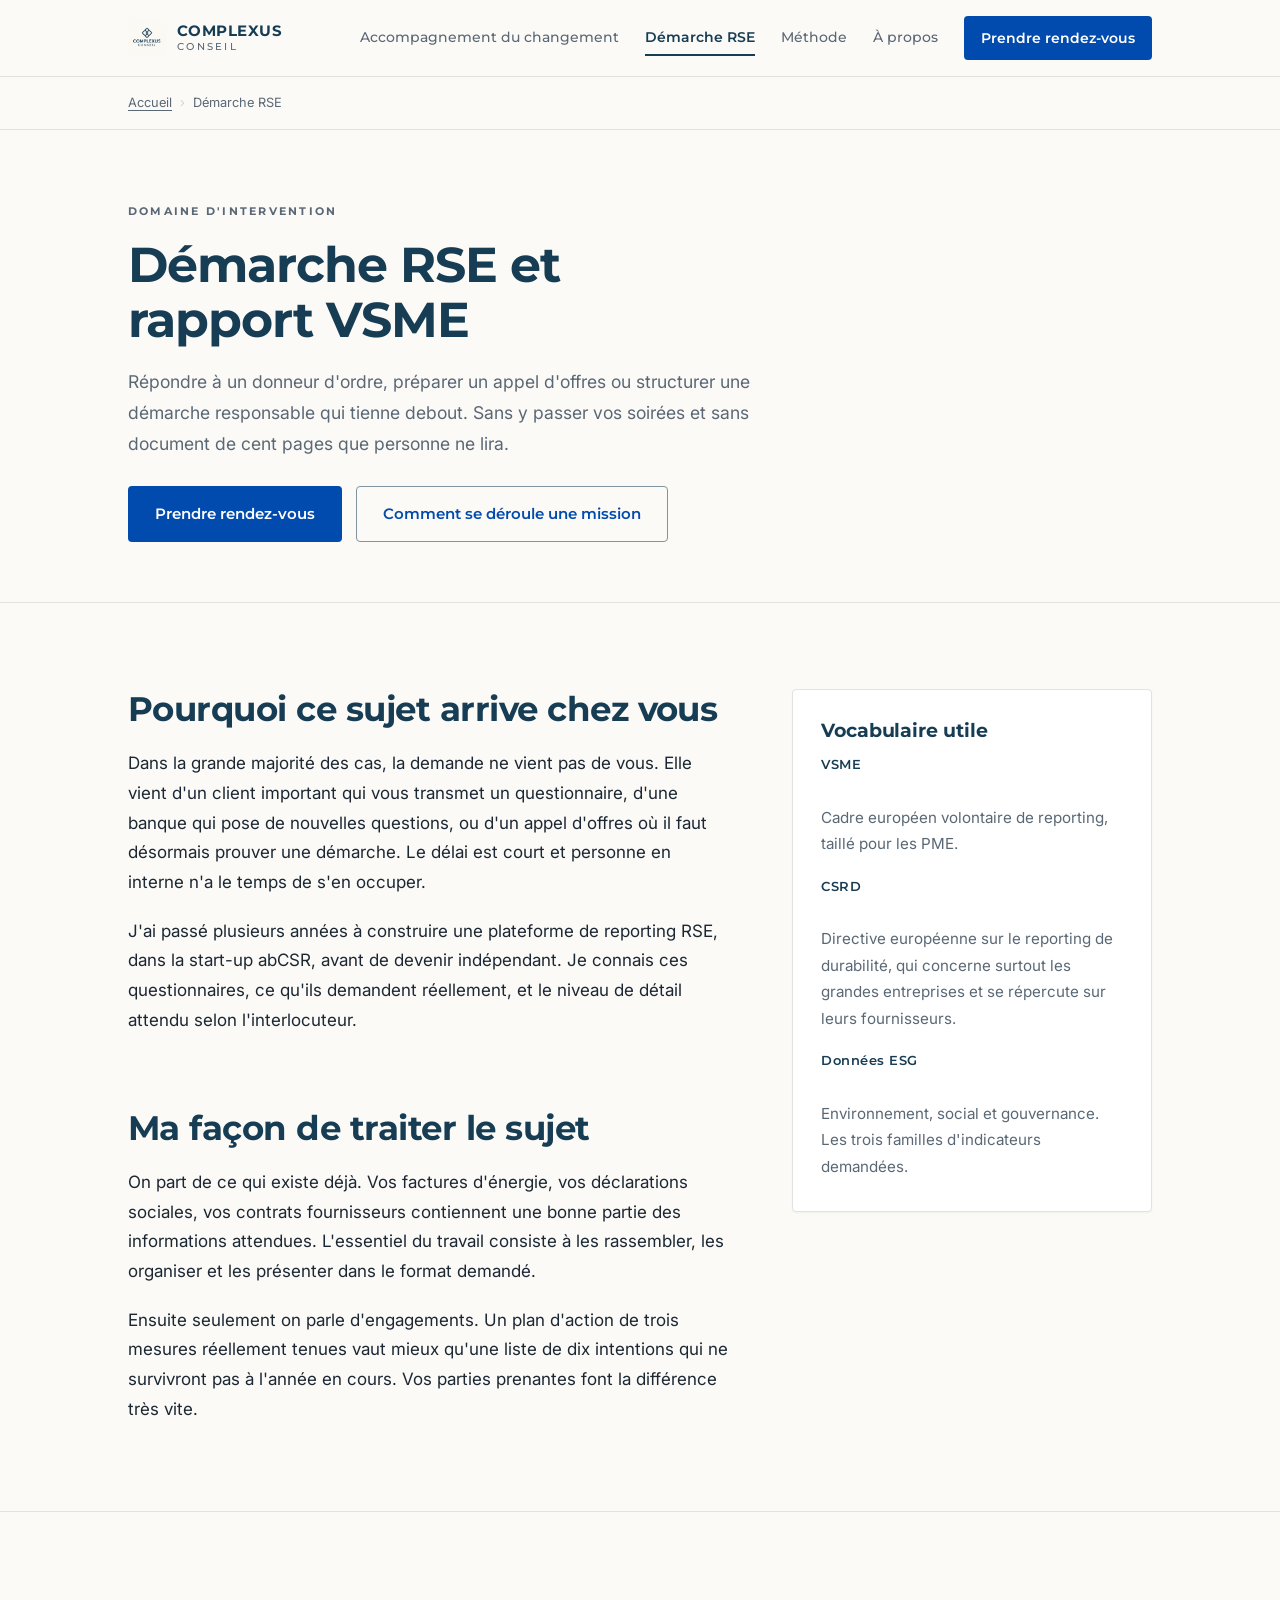
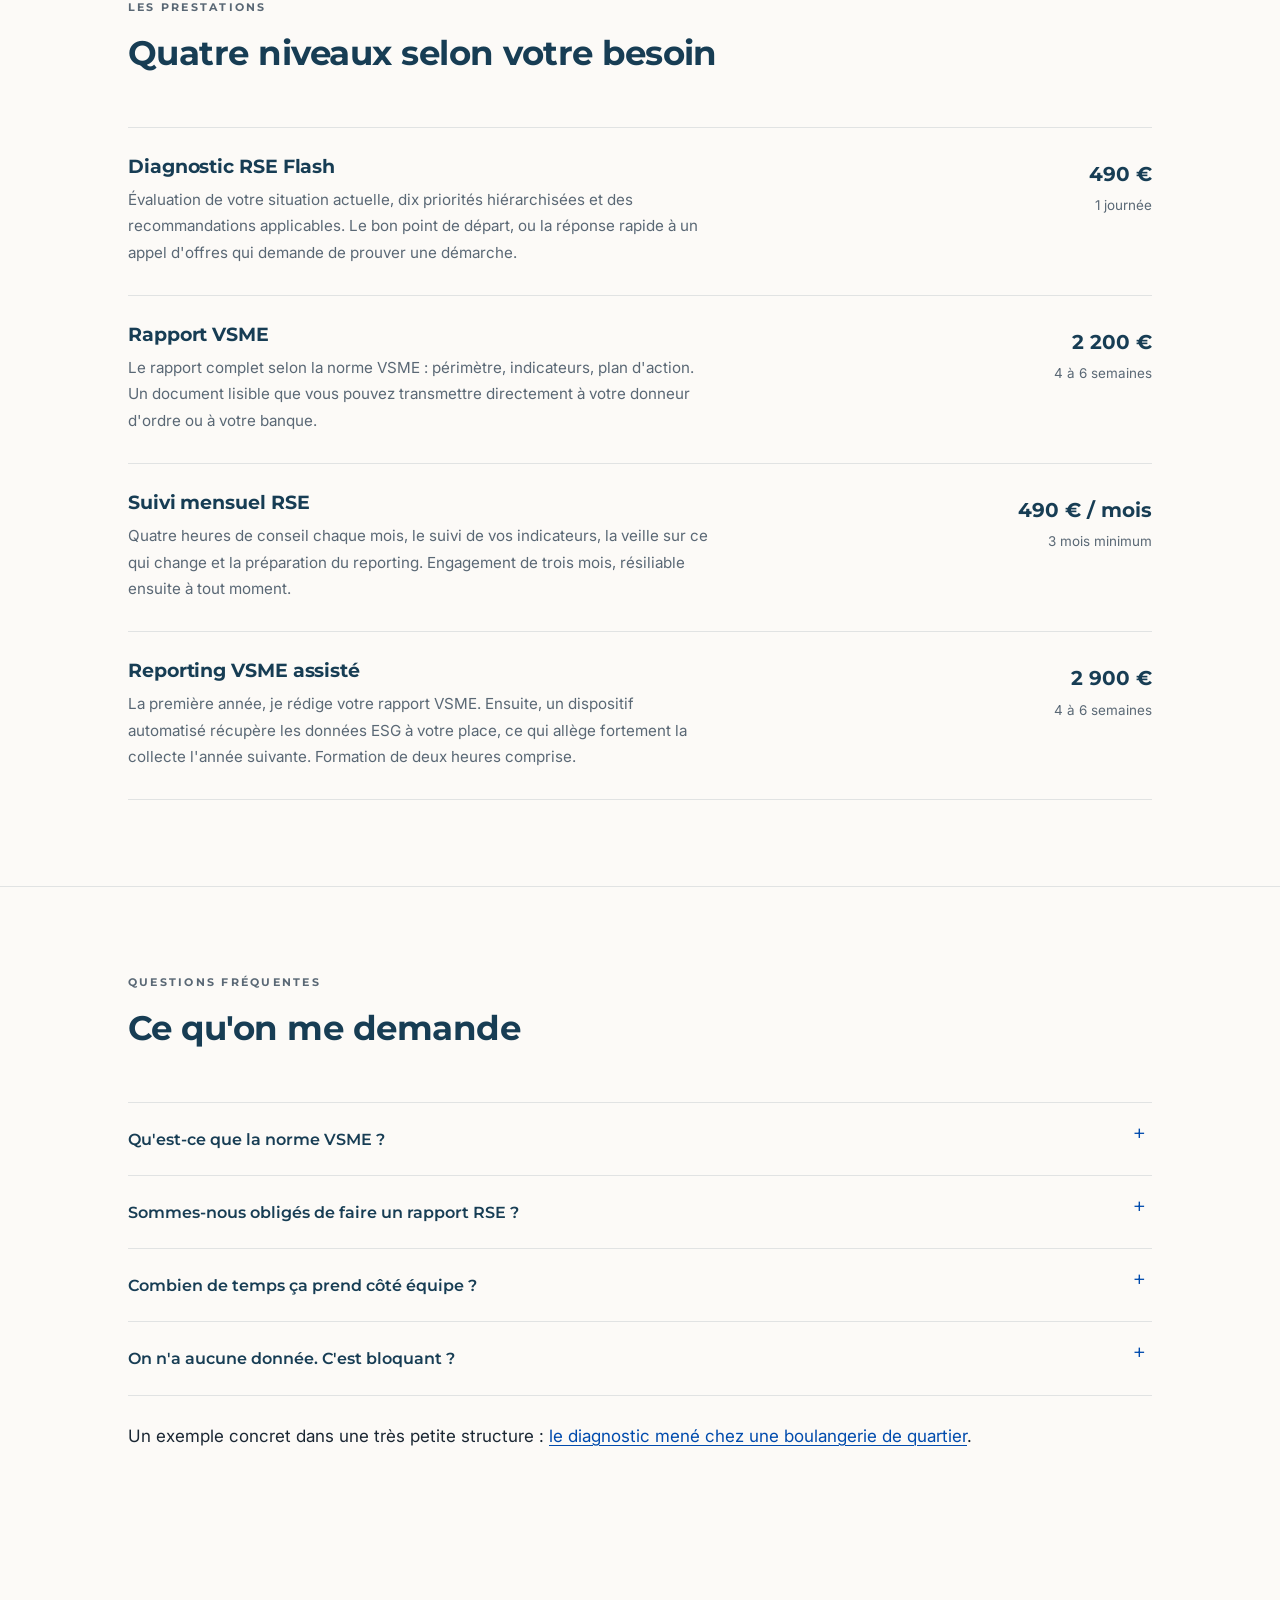
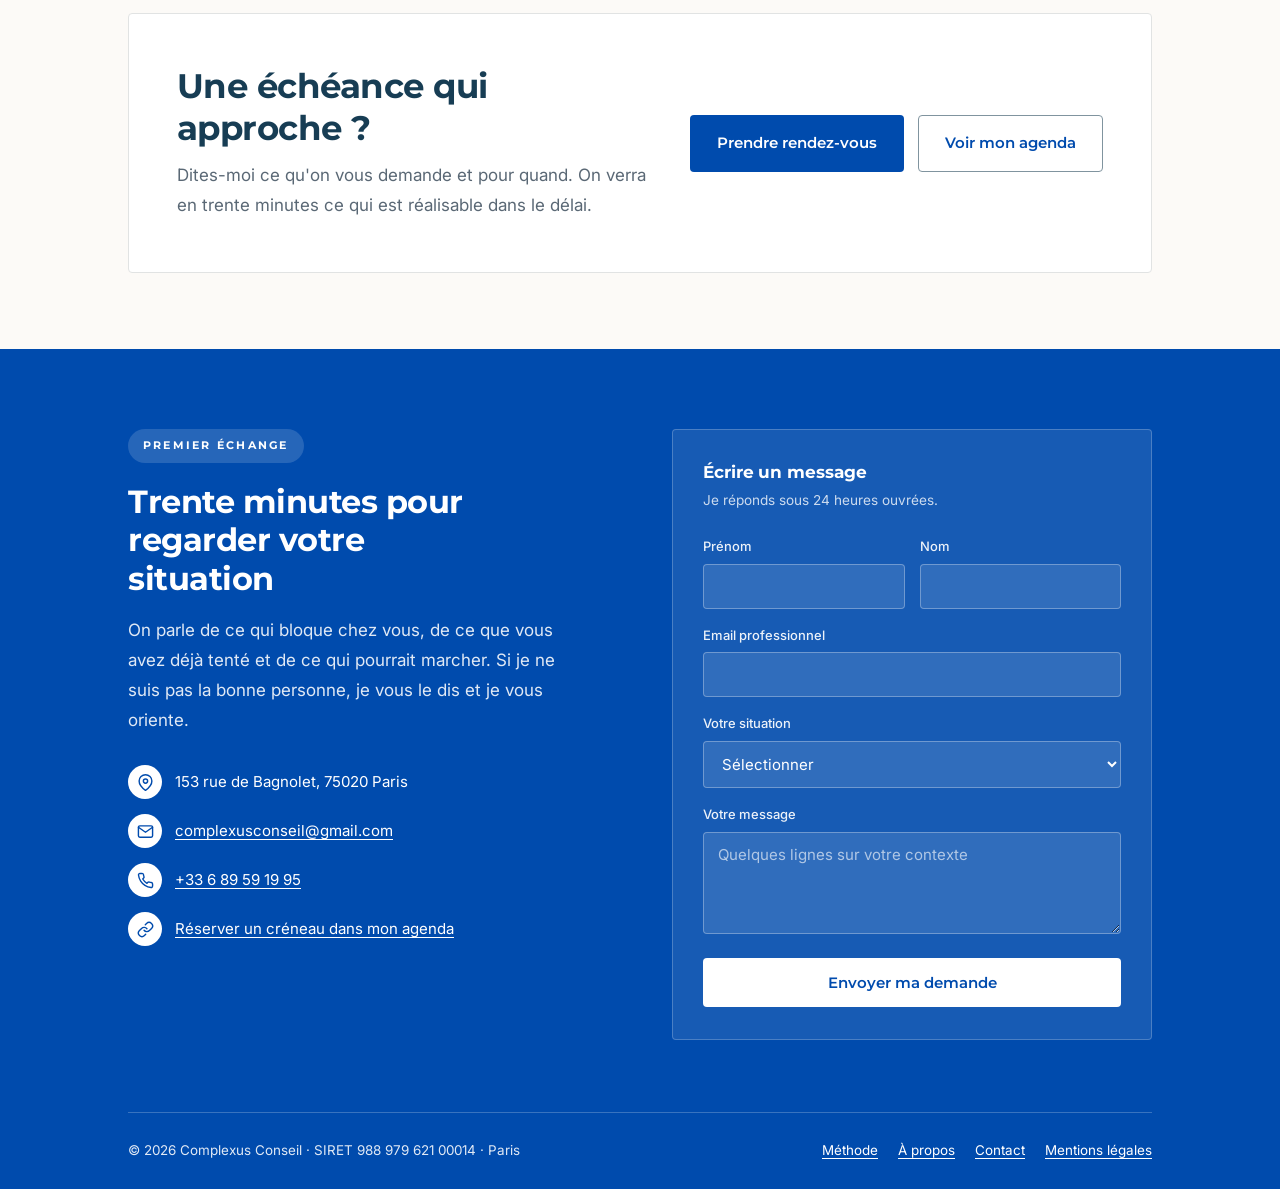
<file: demarche-rse/index.html>
<!DOCTYPE html>
<html lang="fr">
<head>
  <meta charset="UTF-8">
  <meta name="viewport" content="width=device-width, initial-scale=1">
  <title>Démarche RSE et rapport VSME pour PME | Complexus Conseil</title>
  <meta name="description" content="Un donneur d'ordre vous réclame des engagements RSE ? Diagnostic, rapport VSME et suivi mensuel pour TPE et PME, à Paris et partout en France.">
  <link rel="canonical" href="https://complexusconseil.fr/demarche-rse/">
  <meta name="robots" content="index, follow, max-snippet:-1, max-image-preview:large">
  <meta name="author" content="Victor Potier">
  <meta name="theme-color" content="#173D54">
  <meta name="geo.region" content="FR-IDF">
  <meta name="geo.placename" content="Paris">
  <meta name="geo.position" content="48.8566;2.3522">
  <meta name="ICBM" content="48.8566, 2.3522">

  <meta property="og:title" content="Démarche RSE et rapport VSME pour PME | Complexus Conseil">
  <meta property="og:description" content="Un donneur d'ordre vous réclame des engagements RSE ? Diagnostic, rapport VSME et suivi mensuel pour TPE et PME, à Paris et partout en France.">
  <meta property="og:type" content="website">
  <meta property="og:url" content="https://complexusconseil.fr/demarche-rse/">
  <meta property="og:locale" content="fr_FR">
  <meta property="og:site_name" content="Complexus Conseil">
  <meta property="og:image" content="https://complexusconseil.fr/og-image.png">
  <meta property="og:image:width" content="1200">
  <meta property="og:image:height" content="630">
  <meta name="twitter:card" content="summary_large_image">
  <meta name="twitter:title" content="Démarche RSE et rapport VSME pour PME | Complexus Conseil">
  <meta name="twitter:description" content="Un donneur d'ordre vous réclame des engagements RSE ? Diagnostic, rapport VSME et suivi mensuel pour TPE et PME, à Paris et partout en France.">
  <meta name="twitter:image" content="https://complexusconseil.fr/og-image.png">

  <link rel="icon" href="../assets/logo.webp" type="image/webp">
  <link rel="preconnect" href="https://fonts.googleapis.com">
  <link rel="preconnect" href="https://fonts.gstatic.com" crossorigin>
  <link href="https://fonts.googleapis.com/css2?family=Montserrat:wght@500;600;700&family=Inter:wght@400;500;600&display=swap" rel="stylesheet">
  <link rel="stylesheet" href="../assets/style.css">
  <script type="application/ld+json">
[
  {
    "@context": "https://schema.org",
    "@type": "BreadcrumbList",
    "itemListElement": [
      {
        "@type": "ListItem",
        "position": 1,
        "name": "Accueil",
        "item": "https://complexusconseil.fr/"
      },
      {
        "@type": "ListItem",
        "position": 2,
        "name": "Démarche RSE",
        "item": "https://complexusconseil.fr/demarche-rse/"
      }
    ]
  },
  {
    "@context": "https://schema.org",
    "@type": "Service",
    "name": "Démarche RSE et reporting VSME",
    "description": "Diagnostic RSE, rédaction de rapport VSME et accompagnement mensuel pour les TPE et PME françaises.",
    "serviceType": "Démarche RSE et reporting VSME",
    "url": "https://complexusconseil.fr/demarche-rse/",
    "provider": {
      "@id": "https://complexusconseil.fr/#organization"
    },
    "areaServed": {
      "@type": "Country",
      "name": "France"
    },
    "hasOfferCatalog": {
      "@type": "OfferCatalog",
      "name": "Démarche RSE et reporting VSME",
      "itemListElement": [
        {
          "@type": "Offer",
          "name": "Diagnostic RSE Flash",
          "price": "490",
          "priceCurrency": "EUR",
          "description": "Une journée, dix priorités hiérarchisées"
        },
        {
          "@type": "Offer",
          "name": "Rapport VSME",
          "price": "2200",
          "priceCurrency": "EUR",
          "description": "Rapport complet selon la norme VSME"
        },
        {
          "@type": "Offer",
          "name": "Suivi mensuel RSE",
          "price": "490",
          "priceCurrency": "EUR",
          "description": "Quatre heures de conseil par mois"
        },
        {
          "@type": "Offer",
          "name": "Reporting VSME assisté",
          "price": "2900",
          "priceCurrency": "EUR",
          "description": "Rapport puis automatisation de la collecte"
        }
      ]
    }
  },
  {
    "@context": "https://schema.org",
    "@type": "FAQPage",
    "mainEntity": [
      {
        "@type": "Question",
        "name": "Qu'est-ce que la norme VSME ?",
        "acceptedAnswer": {
          "@type": "Answer",
          "text": "VSME signifie Voluntary Standard for SMEs. C'est un cadre européen publié en 2023, conçu spécifiquement pour les PME qui doivent répondre aux demandes d'un grand compte ou anticiper la CSRD. Il est nettement plus léger que les normes prévues pour les grandes entreprises."
        }
      },
      {
        "@type": "Question",
        "name": "Sommes-nous obligés de faire un rapport RSE ?",
        "acceptedAnswer": {
          "@type": "Answer",
          "text": "La plupart des TPE et PME ne sont pas directement soumises à la CSRD. En revanche beaucoup y sont amenées indirectement, parce qu'un client important, une banque ou un appel d'offres réclame des informations extra-financières. C'est ce qui déclenche l'essentiel des demandes que je reçois."
        }
      },
      {
        "@type": "Question",
        "name": "Combien de temps ça prend côté équipe ?",
        "acceptedAnswer": {
          "@type": "Answer",
          "text": "Pour un rapport VSME, comptez trois à cinq demi-journées réparties sur la période, principalement pour rassembler les données existantes. Je m'occupe de la structure, de la rédaction et de la mise en forme."
        }
      },
      {
        "@type": "Question",
        "name": "On n'a aucune donnée. C'est bloquant ?",
        "acceptedAnswer": {
          "@type": "Answer",
          "text": "Non, c'est le cas le plus fréquent. Une partie des informations existe déjà, dispersée dans les factures d'énergie, les déclarations sociales et les contrats fournisseurs. On commence par un périmètre réaliste plutôt que d'attendre des données parfaites."
        }
      }
    ]
  }
]
  </script>
</head>
<body>
<a class="skip" href="#contenu">Aller au contenu</a>
<header class="site-header">
  <div class="container header-inner">
    <a class="brand" href="../">
      <img src="../assets/logo.webp" width="40" height="40" alt="" decoding="async">
      <span>COMPLEXUS<small>CONSEIL</small></span>
    </a>
    <button class="nav-toggle" type="button" aria-expanded="false" aria-controls="menu">Menu</button>
    <nav class="main-nav" id="menu" aria-label="Navigation principale">
      <ul>
            <li><a href="../accompagnement-du-changement/">Accompagnement du changement</a></li>
            <li><a href="../demarche-rse/" aria-current="page">Démarche RSE</a></li>
            <li><a href="../methode/">Méthode</a></li>
            <li><a href="../a-propos/">À propos</a></li>
        <li><a class="nav-cta" href="../contact/">Prendre rendez-vous</a></li>
      </ul>
    </nav>
  </div>
</header>
<nav class="breadcrumb" aria-label="Fil d'Ariane">
  <div class="container"><ol><li><a href="../">Accueil</a></li><li><span aria-current="page">Démarche RSE</span></li></ol></div>
</nav>
<main id="contenu">

  <section class="page-head">
    <div class="container">
      <span class="label">Domaine d'intervention</span>
      <h1>Démarche RSE et rapport VSME</h1>
      <p class="lead">Répondre à un donneur d'ordre, préparer un appel d'offres ou structurer une démarche responsable qui tienne debout. Sans y passer vos soirées et sans document de cent pages que personne ne lira.</p>
      <div class="btn-row mt-2">
        <a class="btn btn-primary" href="../contact/">Prendre rendez-vous</a>
        <a class="btn btn-outline" href="../methode/">Comment se déroule une mission</a>
      </div>
    </div>
  </section>

  <section class="section">
    <div class="container split split-wide">
      <div class="prose">
        <h2>Pourquoi ce sujet arrive chez vous</h2>
        <p>Dans la grande majorité des cas, la demande ne vient pas de vous. Elle vient d'un client important qui vous transmet un questionnaire, d'une banque qui pose de nouvelles questions, ou d'un appel d'offres où il faut désormais prouver une démarche. Le délai est court et personne en interne n'a le temps de s'en occuper.</p>
        <p>J'ai passé plusieurs années à construire une plateforme de reporting RSE, dans la start-up abCSR, avant de devenir indépendant. Je connais ces questionnaires, ce qu'ils demandent réellement, et le niveau de détail attendu selon l'interlocuteur.</p>
        <h2>Ma façon de traiter le sujet</h2>
        <p>On part de ce qui existe déjà. Vos factures d'énergie, vos déclarations sociales, vos contrats fournisseurs contiennent une bonne partie des informations attendues. L'essentiel du travail consiste à les rassembler, les organiser et les présenter dans le format demandé.</p>
        <p>Ensuite seulement on parle d'engagements. Un plan d'action de trois mesures réellement tenues vaut mieux qu'une liste de dix intentions qui ne survivront pas à l'année en cours. Vos parties prenantes font la différence très vite.</p>
      </div>
      <aside class="card card-note">
        <h3>Vocabulaire utile</h3>
        <p><strong>VSME</strong><br>Cadre européen volontaire de reporting, taillé pour les PME.</p>
        <p><strong>CSRD</strong><br>Directive européenne sur le reporting de durabilité, qui concerne surtout les grandes entreprises et se répercute sur leurs fournisseurs.</p>
        <p><strong>Données ESG</strong><br>Environnement, social et gouvernance. Les trois familles d'indicateurs demandées.</p>
      </aside>
    </div>
  </section>

  <section class="section">
    <div class="container">
      <div class="section-head">
        <span class="label">Les prestations</span>
        <h2>Quatre niveaux selon votre besoin</h2>
      </div>
      <article class="offer">
        <div>
          <h3>Diagnostic RSE Flash</h3>
          <p>Évaluation de votre situation actuelle, dix priorités hiérarchisées et des recommandations applicables. Le bon point de départ, ou la réponse rapide à un appel d'offres qui demande de prouver une démarche.</p>
        </div>
        <div class="offer-meta">
          <span class="offer-price">490 €</span>
          <span class="offer-duration">1 journée</span>
        </div>
      </article>
      <article class="offer">
        <div>
          <h3>Rapport VSME</h3>
          <p>Le rapport complet selon la norme VSME : périmètre, indicateurs, plan d'action. Un document lisible que vous pouvez transmettre directement à votre donneur d'ordre ou à votre banque.</p>
        </div>
        <div class="offer-meta">
          <span class="offer-price">2 200 €</span>
          <span class="offer-duration">4 à 6 semaines</span>
        </div>
      </article>
      <article class="offer">
        <div>
          <h3>Suivi mensuel RSE</h3>
          <p>Quatre heures de conseil chaque mois, le suivi de vos indicateurs, la veille sur ce qui change et la préparation du reporting. Engagement de trois mois, résiliable ensuite à tout moment.</p>
        </div>
        <div class="offer-meta">
          <span class="offer-price">490 € / mois</span>
          <span class="offer-duration">3 mois minimum</span>
        </div>
      </article>
      <article class="offer">
        <div>
          <h3>Reporting VSME assisté</h3>
          <p>La première année, je rédige votre rapport VSME. Ensuite, un dispositif automatisé récupère les données ESG à votre place, ce qui allège fortement la collecte l'année suivante. Formation de deux heures comprise.</p>
        </div>
        <div class="offer-meta">
          <span class="offer-price">2 900 €</span>
          <span class="offer-duration">4 à 6 semaines</span>
        </div>
      </article>
    </div>
  </section>

  <section class="section">
    <div class="container">
      <div class="section-head"><span class="label">Questions fréquentes</span><h2>Ce qu'on me demande</h2></div>
<div class="faq">
  <details>
    <summary>Qu'est-ce que la norme VSME ?</summary>
    <div class="answer">VSME signifie Voluntary Standard for SMEs. C'est un cadre européen publié en 2023, conçu spécifiquement pour les PME qui doivent répondre aux demandes d'un grand compte ou anticiper la CSRD. Il est nettement plus léger que les normes prévues pour les grandes entreprises.</div>
  </details>
  <details>
    <summary>Sommes-nous obligés de faire un rapport RSE ?</summary>
    <div class="answer">La plupart des TPE et PME ne sont pas directement soumises à la CSRD. En revanche beaucoup y sont amenées indirectement, parce qu'un client important, une banque ou un appel d'offres réclame des informations extra-financières. C'est ce qui déclenche l'essentiel des demandes que je reçois.</div>
  </details>
  <details>
    <summary>Combien de temps ça prend côté équipe ?</summary>
    <div class="answer">Pour un rapport VSME, comptez trois à cinq demi-journées réparties sur la période, principalement pour rassembler les données existantes. Je m'occupe de la structure, de la rédaction et de la mise en forme.</div>
  </details>
  <details>
    <summary>On n'a aucune donnée. C'est bloquant ?</summary>
    <div class="answer">Non, c'est le cas le plus fréquent. Une partie des informations existe déjà, dispersée dans les factures d'énergie, les déclarations sociales et les contrats fournisseurs. On commence par un périmètre réaliste plutôt que d'attendre des données parfaites.</div>
  </details>
</div>
      <p class="mt-2">Un exemple concret dans une très petite structure : <a href="../#exemple">le diagnostic mené chez une boulangerie de quartier</a>.</p>
    </div>
  </section>

  <section class="closing">
    <div class="container">
      <div class="closing-inner">
        <div>
          <h2>Une échéance qui approche ?</h2>
          <p>Dites-moi ce qu'on vous demande et pour quand. On verra en trente minutes ce qui est réalisable dans le délai.</p>
        </div>
        <div class="btn-row">
          <a class="btn btn-primary" href="../contact/">Prendre rendez-vous</a>
          <a class="btn btn-outline" href="https://calendar.app.google/MKiBmP3yRTsMztTy6">Voir mon agenda</a>
        </div>
      </div>
    </div>
  </section>
</main>
<footer class="site-footer" id="contact-footer">
  <div class="container">
    <div class="footer-grid">
      <div>
        <span class="footer-pill">Premier échange</span>
        <h2>Trente minutes pour regarder votre situation</h2>
        <p class="footer-lead">On parle de ce qui bloque chez vous, de ce que vous avez déjà tenté et de ce qui pourrait marcher. Si je ne suis pas la bonne personne, je vous le dis et je vous oriente.</p>
        <ul class="contact-list">
          <li><span class="contact-icon" aria-hidden="true"><svg viewBox="0 0 24 24"><path d="M21 10c0 7-9 13-9 13s-9-6-9-13a9 9 0 0 1 18 0z"/><circle cx="12" cy="10" r="3"/></svg></span><span>153 rue de Bagnolet, 75020 Paris</span></li>
          <li><span class="contact-icon" aria-hidden="true"><svg viewBox="0 0 24 24"><path d="M4 4h16c1.1 0 2 .9 2 2v12c0 1.1-.9 2-2 2H4c-1.1 0-2-.9-2-2V6c0-1.1.9-2 2-2z"/><polyline points="22,6 12,13 2,6"/></svg></span><a href="mailto:complexusconseil@gmail.com">complexusconseil@gmail.com</a></li>
          <li><span class="contact-icon" aria-hidden="true"><svg viewBox="0 0 24 24"><path d="M22 16.92v3a2 2 0 0 1-2.18 2 19.79 19.79 0 0 1-8.63-3.07 19.5 19.5 0 0 1-6-6 19.79 19.79 0 0 1-3.07-8.67A2 2 0 0 1 4.11 2h3a2 2 0 0 1 2 1.72 12.84 12.84 0 0 0 .7 2.81 2 2 0 0 1-.45 2.11L8.09 9.91a16 16 0 0 0 6 6l1.27-1.27a2 2 0 0 1 2.11-.45 12.84 12.84 0 0 0 2.81.7A2 2 0 0 1 22 16.92z"/></svg></span><a href="tel:+33689591995">+33 6 89 59 19 95</a></li>
          <li><span class="contact-icon" aria-hidden="true"><svg viewBox="0 0 24 24"><path d="M10 13a5 5 0 0 0 7.54.54l3-3a5 5 0 0 0-7.07-7.07l-1.72 1.71"/><path d="M14 11a5 5 0 0 0-7.54-.54l-3 3a5 5 0 0 0 7.07 7.07l1.71-1.71"/></svg></span><a href="https://calendar.app.google/MKiBmP3yRTsMztTy6">Réserver un créneau dans mon agenda</a></li>
        </ul>
      </div>

      <div class="footer-form">
        <h3>Écrire un message</h3>
        <p class="form-note">Je réponds sous 24 heures ouvrées.</p>
        <form action="https://formsubmit.co/complexusconseil@gmail.com" method="POST" id="form-rse">
          <input type="hidden" name="_subject" value="Complexus Conseil : demande de contact">
          <input type="hidden" name="_captcha" value="false">
          <input type="hidden" name="_template" value="table">
          <input type="hidden" name="_next" value="https://complexusconseil.fr/contact/?envoye=1">
          <div class="field-row">
            <div class="field">
              <label for="form-rse-prenom">Prénom</label>
              <input id="form-rse-prenom" name="prenom" type="text" autocomplete="given-name" required>
            </div>
            <div class="field">
              <label for="form-rse-nom">Nom</label>
              <input id="form-rse-nom" name="nom" type="text" autocomplete="family-name" required>
            </div>
          </div>
          <div class="field">
            <label for="form-rse-email">Email professionnel</label>
            <input id="form-rse-email" name="email" type="email" autocomplete="email" required>
          </div>
          <div class="field">
            <label for="form-rse-sujet">Votre situation</label>
            <select id="form-rse-sujet" name="situation">
              <option>Sélectionner</option>
              <option>Une réorganisation à mener</option>
              <option>Un outil que personne n'utilise</option>
              <option>Une démarche RSE ou un rapport VSME</option>
              <option>Un projet lancé qui patine</option>
              <option>Autre sujet</option>
            </select>
          </div>
          <div class="field">
            <label for="form-rse-message">Votre message <span class="visually-hidden">(facultatif)</span></label>
            <textarea id="form-rse-message" name="message" rows="4" placeholder="Quelques lignes sur votre contexte"></textarea>
          </div>
          <button class="btn btn-on-blue" type="submit">Envoyer ma demande</button>
        </form>
      </div>
    </div>

    <div class="footer-bottom">
      <span>© 2026 Complexus Conseil · SIRET 988 979 621 00014 · Paris</span>
      <nav aria-label="Liens de bas de page">
        <a href="../methode/">Méthode</a>
        <a href="../a-propos/">À propos</a>
        <a href="../contact/">Contact</a>
        <a href="../mentions-legales/">Mentions légales</a>
      </nav>
    </div>
  </div>
</footer>

<a class="sticky-cta" id="sticky-cta" href="../contact/" hidden>Prendre rendez-vous</a>

<script>
(function(){
  var t=document.querySelector('.nav-toggle'), m=document.getElementById('menu');
  if(t&&m){t.addEventListener('click',function(){
    var o=m.classList.toggle('open'); t.setAttribute('aria-expanded',o?'true':'false');
  });}
  var s=document.getElementById('sticky-cta'), f=document.querySelector('.site-footer');
  if(s&&f&&'IntersectionObserver' in window){
    var footVisible=false;
    new IntersectionObserver(function(e){footVisible=e[0].isIntersecting;upd();}).observe(f);
    function upd(){s.hidden = footVisible || window.scrollY < 600;}
    window.addEventListener('scroll',upd,{passive:true}); upd();
  }
})();
</script>
</body>
</html>
</file>
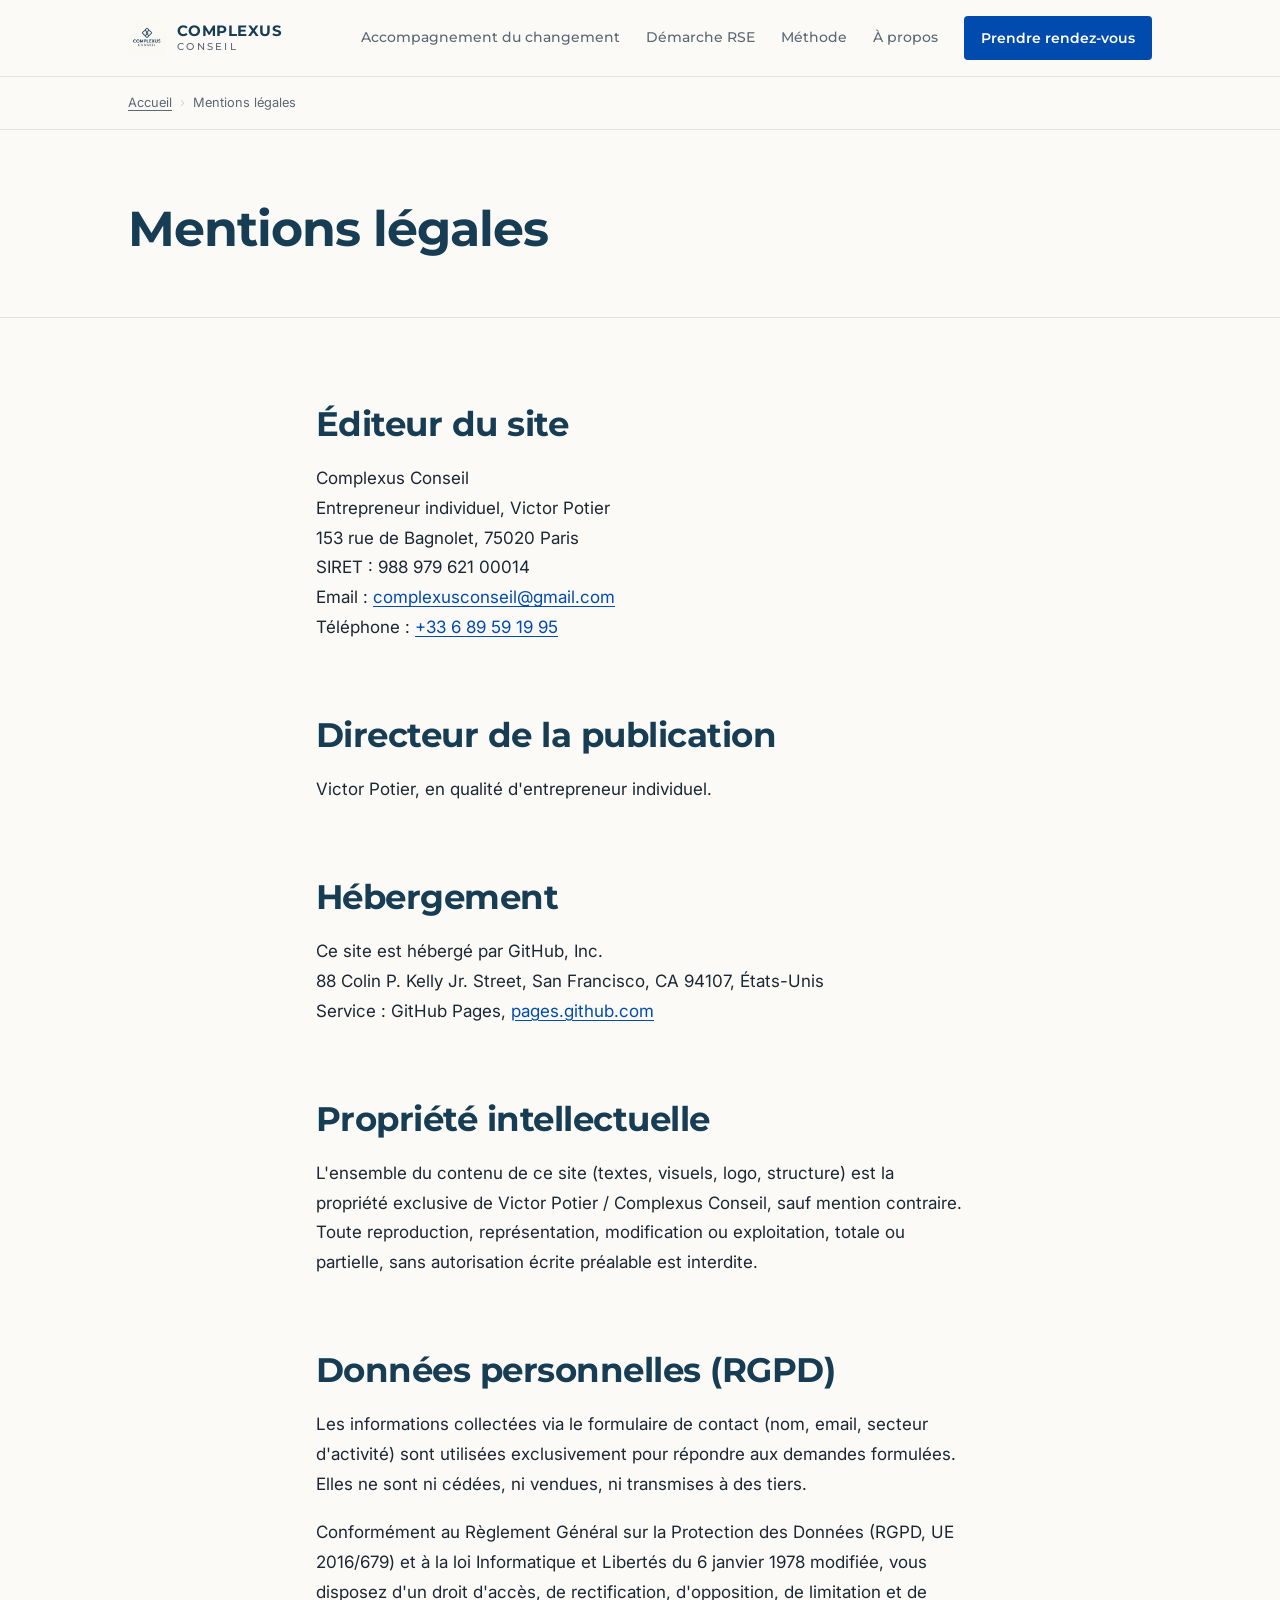
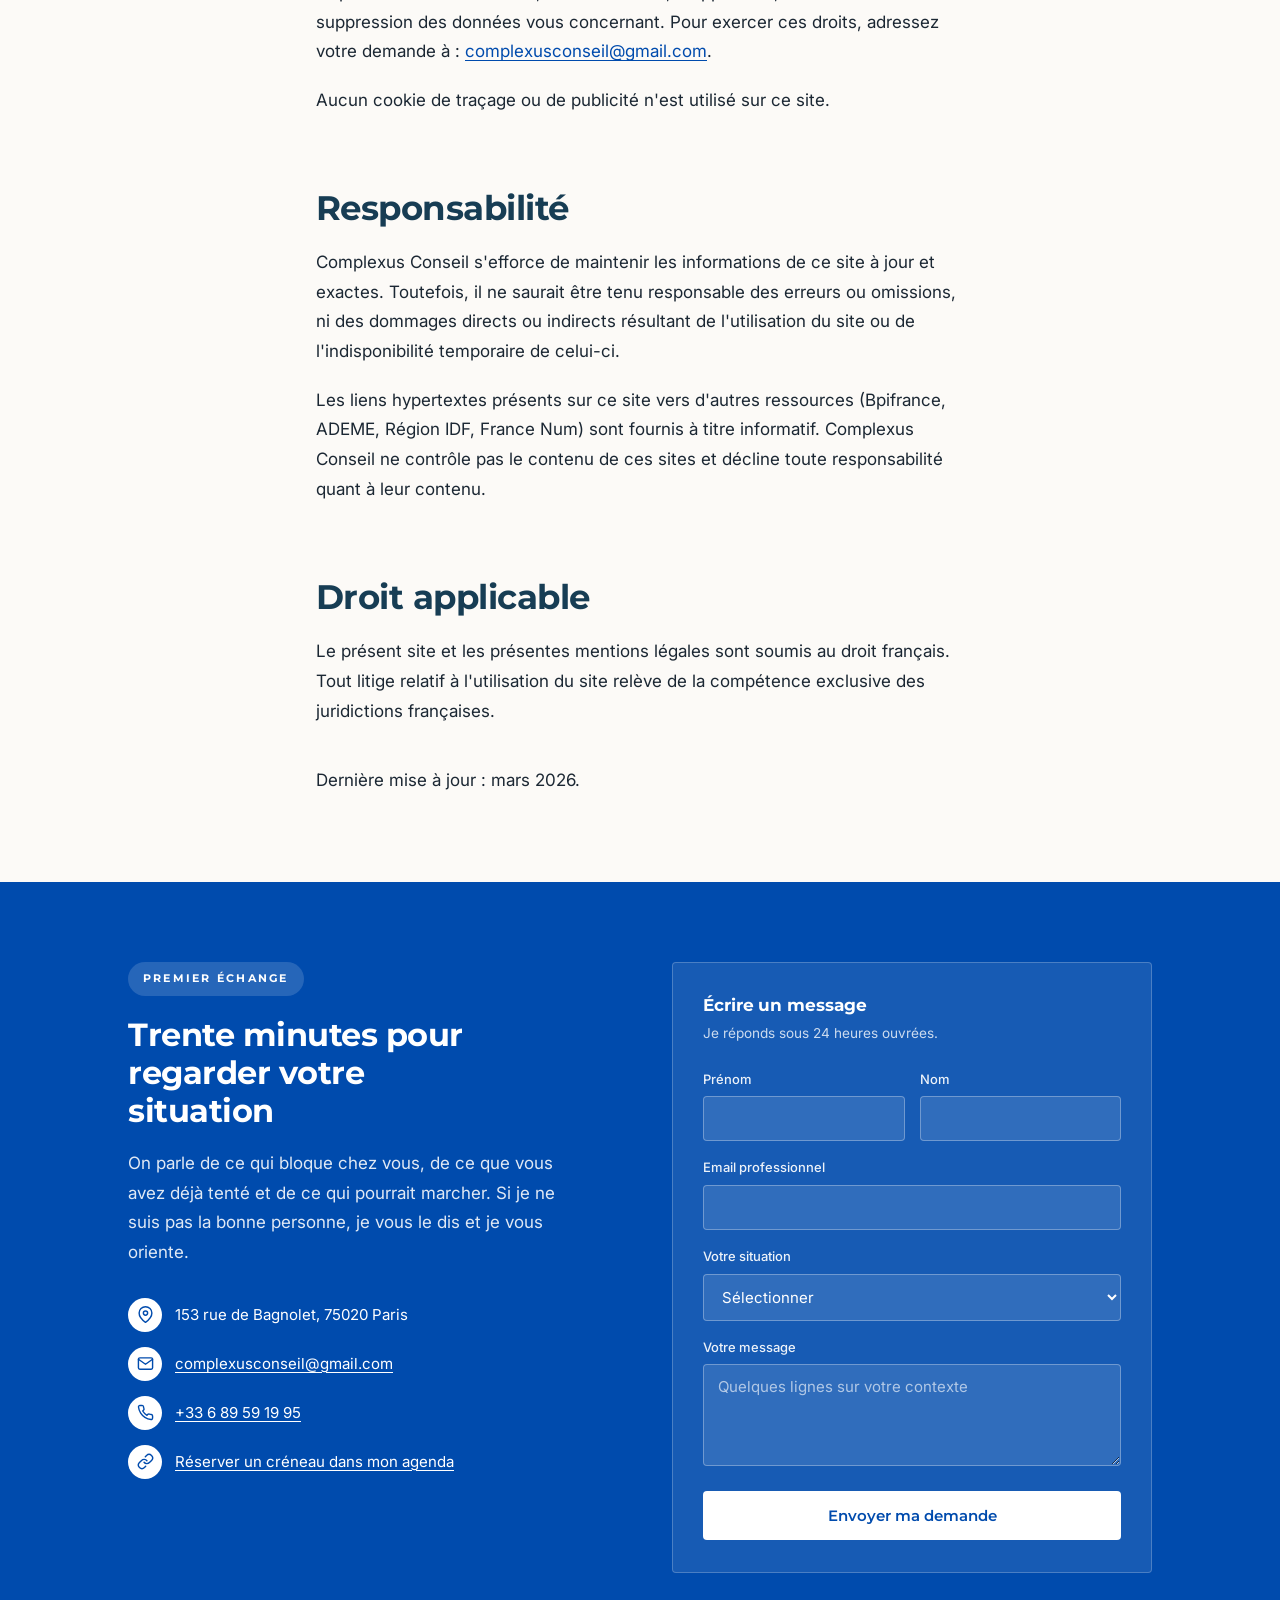
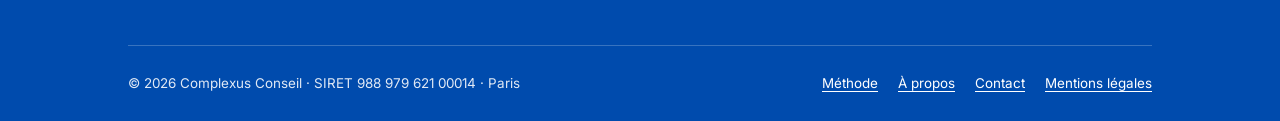
<file: mentions-legales/index.html>
<!DOCTYPE html>
<html lang="fr">
<head>
  <meta charset="UTF-8">
  <meta name="viewport" content="width=device-width, initial-scale=1">
  <title>Mentions légales | Complexus Conseil</title>
  <meta name="description" content="Mentions légales du site Complexus Conseil : éditeur, hébergement, propriété intellectuelle, données personnelles et droit applicable.">
  <link rel="canonical" href="https://complexusconseil.fr/mentions-legales/">
  <meta name="robots" content="index, follow, max-snippet:-1, max-image-preview:large">
  <meta name="author" content="Victor Potier">
  <meta name="theme-color" content="#173D54">
  <meta name="geo.region" content="FR-IDF">
  <meta name="geo.placename" content="Paris">
  <meta name="geo.position" content="48.8566;2.3522">
  <meta name="ICBM" content="48.8566, 2.3522">

  <meta property="og:title" content="Mentions légales | Complexus Conseil">
  <meta property="og:description" content="Mentions légales du site Complexus Conseil : éditeur, hébergement, propriété intellectuelle, données personnelles et droit applicable.">
  <meta property="og:type" content="website">
  <meta property="og:url" content="https://complexusconseil.fr/mentions-legales/">
  <meta property="og:locale" content="fr_FR">
  <meta property="og:site_name" content="Complexus Conseil">
  <meta property="og:image" content="https://complexusconseil.fr/og-image.png">
  <meta property="og:image:width" content="1200">
  <meta property="og:image:height" content="630">
  <meta name="twitter:card" content="summary_large_image">
  <meta name="twitter:title" content="Mentions légales | Complexus Conseil">
  <meta name="twitter:description" content="Mentions légales du site Complexus Conseil : éditeur, hébergement, propriété intellectuelle, données personnelles et droit applicable.">
  <meta name="twitter:image" content="https://complexusconseil.fr/og-image.png">

  <link rel="icon" href="../assets/logo.webp" type="image/webp">
  <link rel="preconnect" href="https://fonts.googleapis.com">
  <link rel="preconnect" href="https://fonts.gstatic.com" crossorigin>
  <link href="https://fonts.googleapis.com/css2?family=Montserrat:wght@500;600;700&family=Inter:wght@400;500;600&display=swap" rel="stylesheet">
  <link rel="stylesheet" href="../assets/style.css">
  <script type="application/ld+json">
{
  "@context": "https://schema.org",
  "@type": "BreadcrumbList",
  "itemListElement": [
    {
      "@type": "ListItem",
      "position": 1,
      "name": "Accueil",
      "item": "https://complexusconseil.fr/"
    },
    {
      "@type": "ListItem",
      "position": 2,
      "name": "Mentions légales",
      "item": "https://complexusconseil.fr/mentions-legales/"
    }
  ]
}
  </script>
</head>
<body>
<a class="skip" href="#contenu">Aller au contenu</a>
<header class="site-header">
  <div class="container header-inner">
    <a class="brand" href="../">
      <img src="../assets/logo.webp" width="40" height="40" alt="" decoding="async">
      <span>COMPLEXUS<small>CONSEIL</small></span>
    </a>
    <button class="nav-toggle" type="button" aria-expanded="false" aria-controls="menu">Menu</button>
    <nav class="main-nav" id="menu" aria-label="Navigation principale">
      <ul>
            <li><a href="../accompagnement-du-changement/">Accompagnement du changement</a></li>
            <li><a href="../demarche-rse/">Démarche RSE</a></li>
            <li><a href="../methode/">Méthode</a></li>
            <li><a href="../a-propos/">À propos</a></li>
        <li><a class="nav-cta" href="../contact/">Prendre rendez-vous</a></li>
      </ul>
    </nav>
  </div>
</header>
<nav class="breadcrumb" aria-label="Fil d'Ariane">
  <div class="container"><ol><li><a href="../">Accueil</a></li><li><span aria-current="page">Mentions légales</span></li></ol></div>
</nav>
<main id="contenu">

  <section class="page-head">
    <div class="container">
      <h1>Mentions légales</h1>
    </div>
  </section>

  <section class="section">
    <div class="container prose">
      <h2>Éditeur du site</h2>
      <p>Complexus Conseil<br>
      Entrepreneur individuel, Victor Potier<br>
      153 rue de Bagnolet, 75020 Paris<br>
      SIRET : 988 979 621 00014<br>
      Email : <a href="mailto:complexusconseil@gmail.com">complexusconseil@gmail.com</a><br>
      Téléphone : <a href="tel:+33689591995">+33 6 89 59 19 95</a></p>

      <h2>Directeur de la publication</h2>
      <p>Victor Potier, en qualité d'entrepreneur individuel.</p>

      <h2>Hébergement</h2>
      <p>Ce site est hébergé par GitHub, Inc.<br>
      88 Colin P. Kelly Jr. Street, San Francisco, CA 94107, États-Unis<br>
      Service : GitHub Pages, <a href="https://pages.github.com">pages.github.com</a></p>

      <h2>Propriété intellectuelle</h2>
      <p>L'ensemble du contenu de ce site (textes, visuels, logo, structure) est la propriété exclusive de Victor Potier / Complexus Conseil, sauf mention contraire. Toute reproduction, représentation, modification ou exploitation, totale ou partielle, sans autorisation écrite préalable est interdite.</p>

      <h2>Données personnelles (RGPD)</h2>
      <p>Les informations collectées via le formulaire de contact (nom, email, secteur d'activité) sont utilisées exclusivement pour répondre aux demandes formulées. Elles ne sont ni cédées, ni vendues, ni transmises à des tiers.</p>
      <p>Conformément au Règlement Général sur la Protection des Données (RGPD, UE 2016/679) et à la loi Informatique et Libertés du 6 janvier 1978 modifiée, vous disposez d'un droit d'accès, de rectification, d'opposition, de limitation et de suppression des données vous concernant. Pour exercer ces droits, adressez votre demande à : <a href="mailto:complexusconseil@gmail.com">complexusconseil@gmail.com</a>.</p>
      <p>Aucun cookie de traçage ou de publicité n'est utilisé sur ce site.</p>

      <h2>Responsabilité</h2>
      <p>Complexus Conseil s'efforce de maintenir les informations de ce site à jour et exactes. Toutefois, il ne saurait être tenu responsable des erreurs ou omissions, ni des dommages directs ou indirects résultant de l'utilisation du site ou de l'indisponibilité temporaire de celui-ci.</p>
      <p>Les liens hypertextes présents sur ce site vers d'autres ressources (Bpifrance, ADEME, Région IDF, France Num) sont fournis à titre informatif. Complexus Conseil ne contrôle pas le contenu de ces sites et décline toute responsabilité quant à leur contenu.</p>

      <h2>Droit applicable</h2>
      <p>Le présent site et les présentes mentions légales sont soumis au droit français. Tout litige relatif à l'utilisation du site relève de la compétence exclusive des juridictions françaises.</p>

      <p class="mt-3">Dernière mise à jour : mars 2026.</p>
    </div>
  </section>
</main>
<footer class="site-footer" id="contact-footer">
  <div class="container">
    <div class="footer-grid">
      <div>
        <span class="footer-pill">Premier échange</span>
        <h2>Trente minutes pour regarder votre situation</h2>
        <p class="footer-lead">On parle de ce qui bloque chez vous, de ce que vous avez déjà tenté et de ce qui pourrait marcher. Si je ne suis pas la bonne personne, je vous le dis et je vous oriente.</p>
        <ul class="contact-list">
          <li><span class="contact-icon" aria-hidden="true"><svg viewBox="0 0 24 24"><path d="M21 10c0 7-9 13-9 13s-9-6-9-13a9 9 0 0 1 18 0z"/><circle cx="12" cy="10" r="3"/></svg></span><span>153 rue de Bagnolet, 75020 Paris</span></li>
          <li><span class="contact-icon" aria-hidden="true"><svg viewBox="0 0 24 24"><path d="M4 4h16c1.1 0 2 .9 2 2v12c0 1.1-.9 2-2 2H4c-1.1 0-2-.9-2-2V6c0-1.1.9-2 2-2z"/><polyline points="22,6 12,13 2,6"/></svg></span><a href="mailto:complexusconseil@gmail.com">complexusconseil@gmail.com</a></li>
          <li><span class="contact-icon" aria-hidden="true"><svg viewBox="0 0 24 24"><path d="M22 16.92v3a2 2 0 0 1-2.18 2 19.79 19.79 0 0 1-8.63-3.07 19.5 19.5 0 0 1-6-6 19.79 19.79 0 0 1-3.07-8.67A2 2 0 0 1 4.11 2h3a2 2 0 0 1 2 1.72 12.84 12.84 0 0 0 .7 2.81 2 2 0 0 1-.45 2.11L8.09 9.91a16 16 0 0 0 6 6l1.27-1.27a2 2 0 0 1 2.11-.45 12.84 12.84 0 0 0 2.81.7A2 2 0 0 1 22 16.92z"/></svg></span><a href="tel:+33689591995">+33 6 89 59 19 95</a></li>
          <li><span class="contact-icon" aria-hidden="true"><svg viewBox="0 0 24 24"><path d="M10 13a5 5 0 0 0 7.54.54l3-3a5 5 0 0 0-7.07-7.07l-1.72 1.71"/><path d="M14 11a5 5 0 0 0-7.54-.54l-3 3a5 5 0 0 0 7.07 7.07l1.71-1.71"/></svg></span><a href="https://calendar.app.google/MKiBmP3yRTsMztTy6">Réserver un créneau dans mon agenda</a></li>
        </ul>
      </div>

      <div class="footer-form">
        <h3>Écrire un message</h3>
        <p class="form-note">Je réponds sous 24 heures ouvrées.</p>
        <form action="https://formsubmit.co/complexusconseil@gmail.com" method="POST" id="form-legal">
          <input type="hidden" name="_subject" value="Complexus Conseil : demande de contact">
          <input type="hidden" name="_captcha" value="false">
          <input type="hidden" name="_template" value="table">
          <input type="hidden" name="_next" value="https://complexusconseil.fr/contact/?envoye=1">
          <div class="field-row">
            <div class="field">
              <label for="form-legal-prenom">Prénom</label>
              <input id="form-legal-prenom" name="prenom" type="text" autocomplete="given-name" required>
            </div>
            <div class="field">
              <label for="form-legal-nom">Nom</label>
              <input id="form-legal-nom" name="nom" type="text" autocomplete="family-name" required>
            </div>
          </div>
          <div class="field">
            <label for="form-legal-email">Email professionnel</label>
            <input id="form-legal-email" name="email" type="email" autocomplete="email" required>
          </div>
          <div class="field">
            <label for="form-legal-sujet">Votre situation</label>
            <select id="form-legal-sujet" name="situation">
              <option>Sélectionner</option>
              <option>Une réorganisation à mener</option>
              <option>Un outil que personne n'utilise</option>
              <option>Une démarche RSE ou un rapport VSME</option>
              <option>Un projet lancé qui patine</option>
              <option>Autre sujet</option>
            </select>
          </div>
          <div class="field">
            <label for="form-legal-message">Votre message <span class="visually-hidden">(facultatif)</span></label>
            <textarea id="form-legal-message" name="message" rows="4" placeholder="Quelques lignes sur votre contexte"></textarea>
          </div>
          <button class="btn btn-on-blue" type="submit">Envoyer ma demande</button>
        </form>
      </div>
    </div>

    <div class="footer-bottom">
      <span>© 2026 Complexus Conseil · SIRET 988 979 621 00014 · Paris</span>
      <nav aria-label="Liens de bas de page">
        <a href="../methode/">Méthode</a>
        <a href="../a-propos/">À propos</a>
        <a href="../contact/">Contact</a>
        <a href="../mentions-legales/">Mentions légales</a>
      </nav>
    </div>
  </div>
</footer>

<a class="sticky-cta" id="sticky-cta" href="../contact/" hidden>Prendre rendez-vous</a>

<script>
(function(){
  var t=document.querySelector('.nav-toggle'), m=document.getElementById('menu');
  if(t&&m){t.addEventListener('click',function(){
    var o=m.classList.toggle('open'); t.setAttribute('aria-expanded',o?'true':'false');
  });}
  var s=document.getElementById('sticky-cta'), f=document.querySelector('.site-footer');
  if(s&&f&&'IntersectionObserver' in window){
    var footVisible=false;
    new IntersectionObserver(function(e){footVisible=e[0].isIntersecting;upd();}).observe(f);
    function upd(){s.hidden = footVisible || window.scrollY < 600;}
    window.addEventListener('scroll',upd,{passive:true}); upd();
  }
})();
</script>
</body>
</html>
</file>
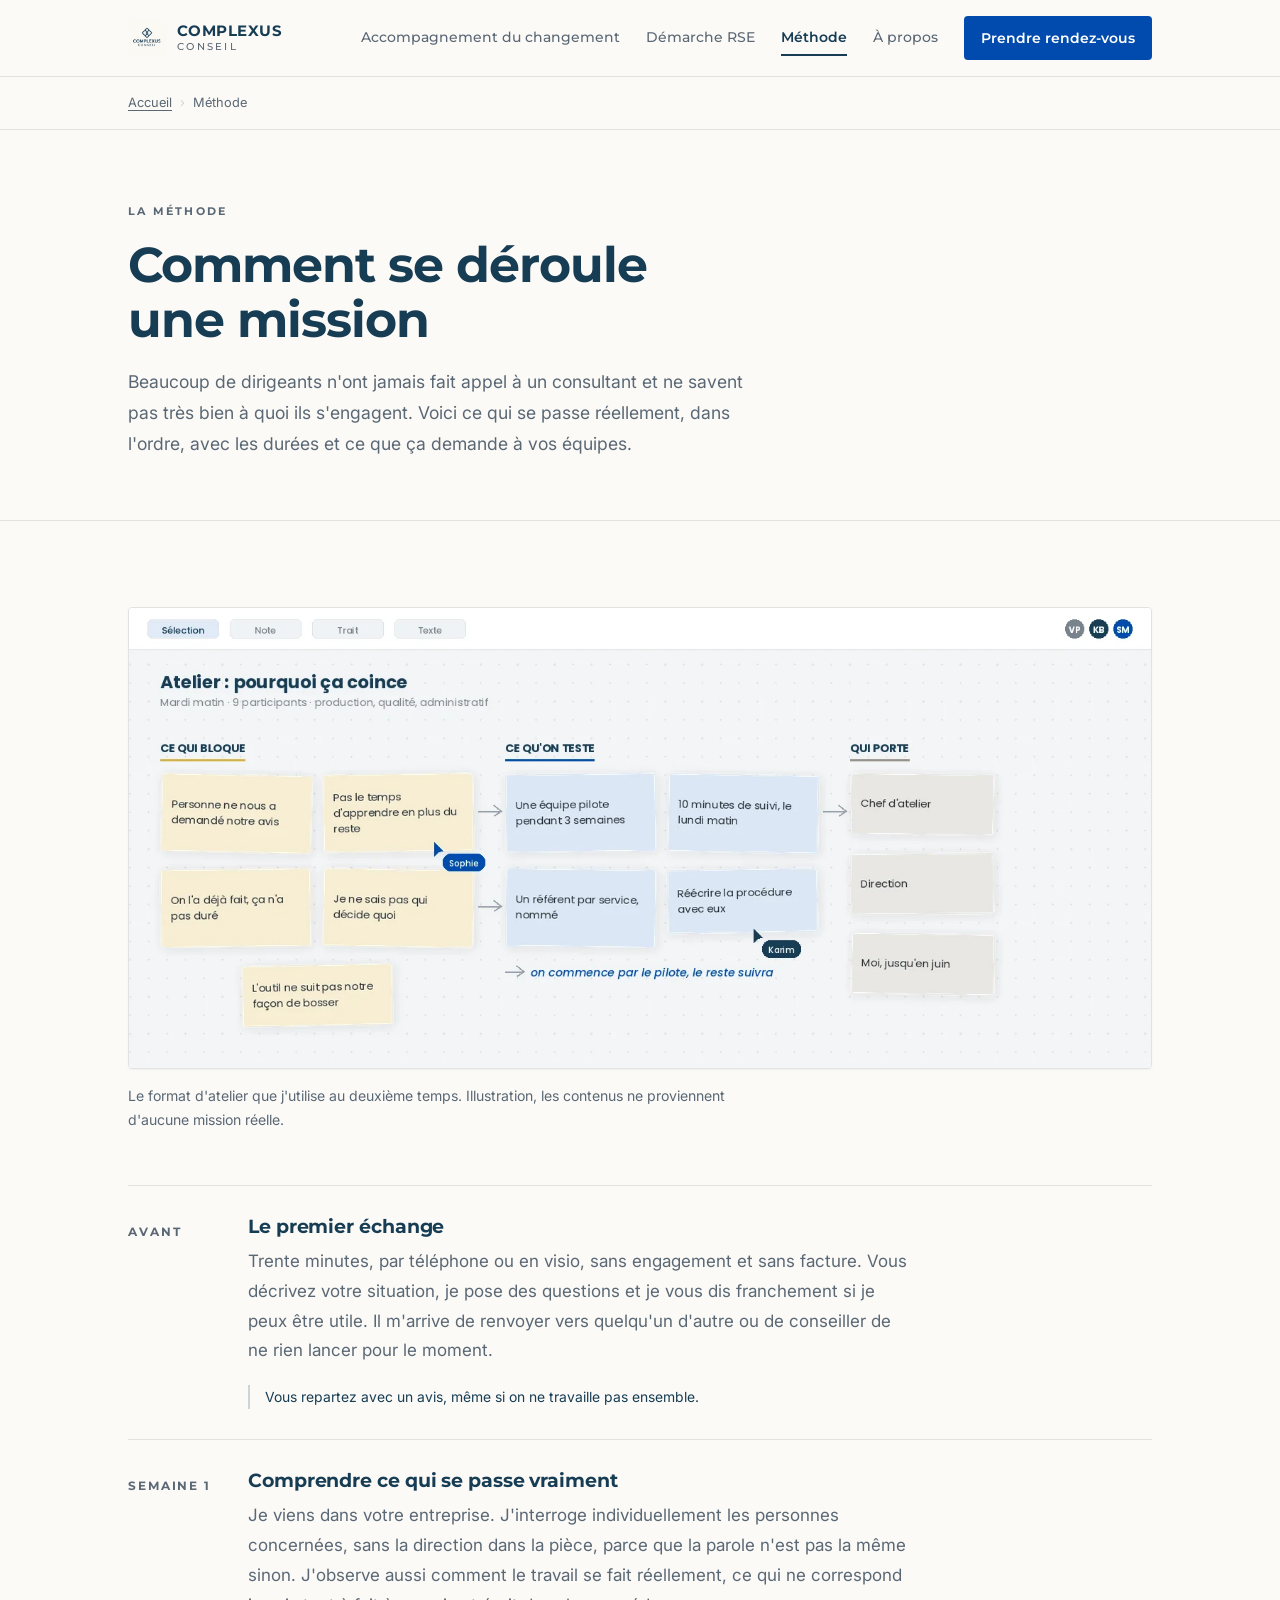
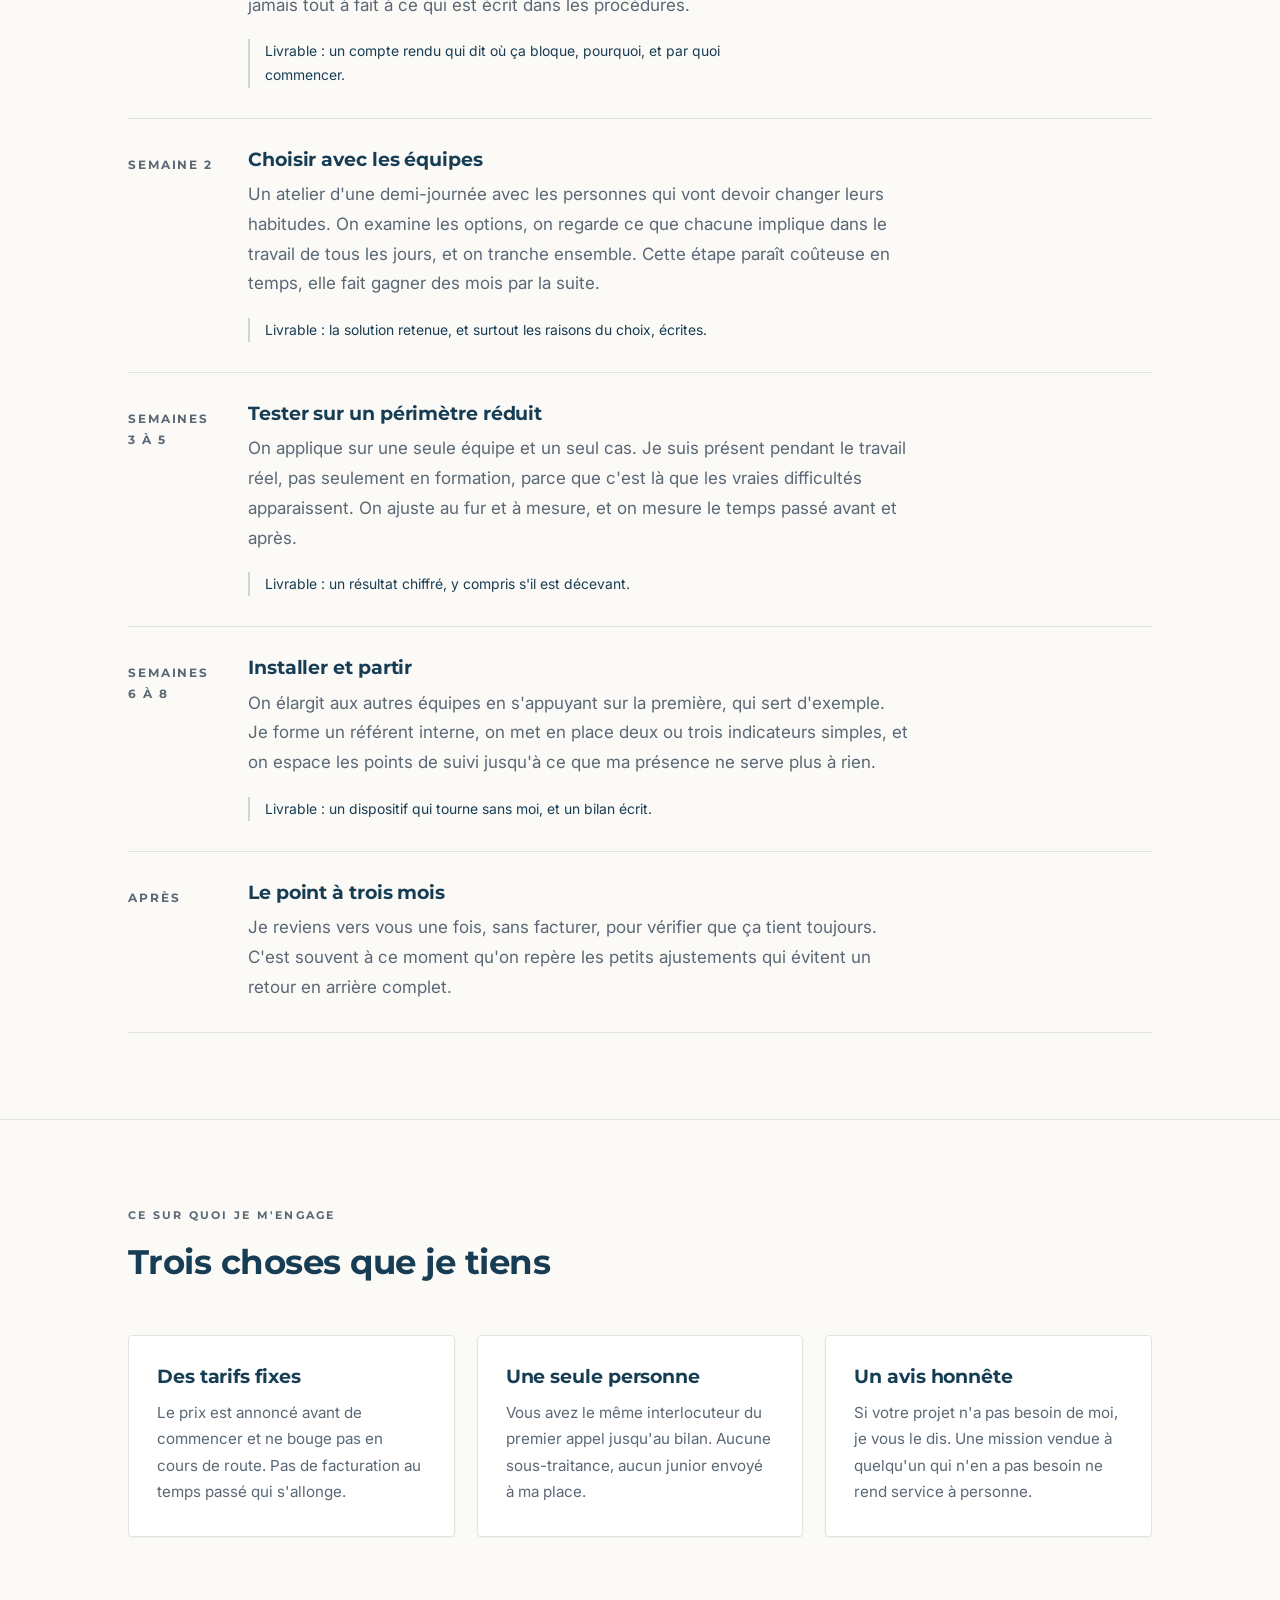
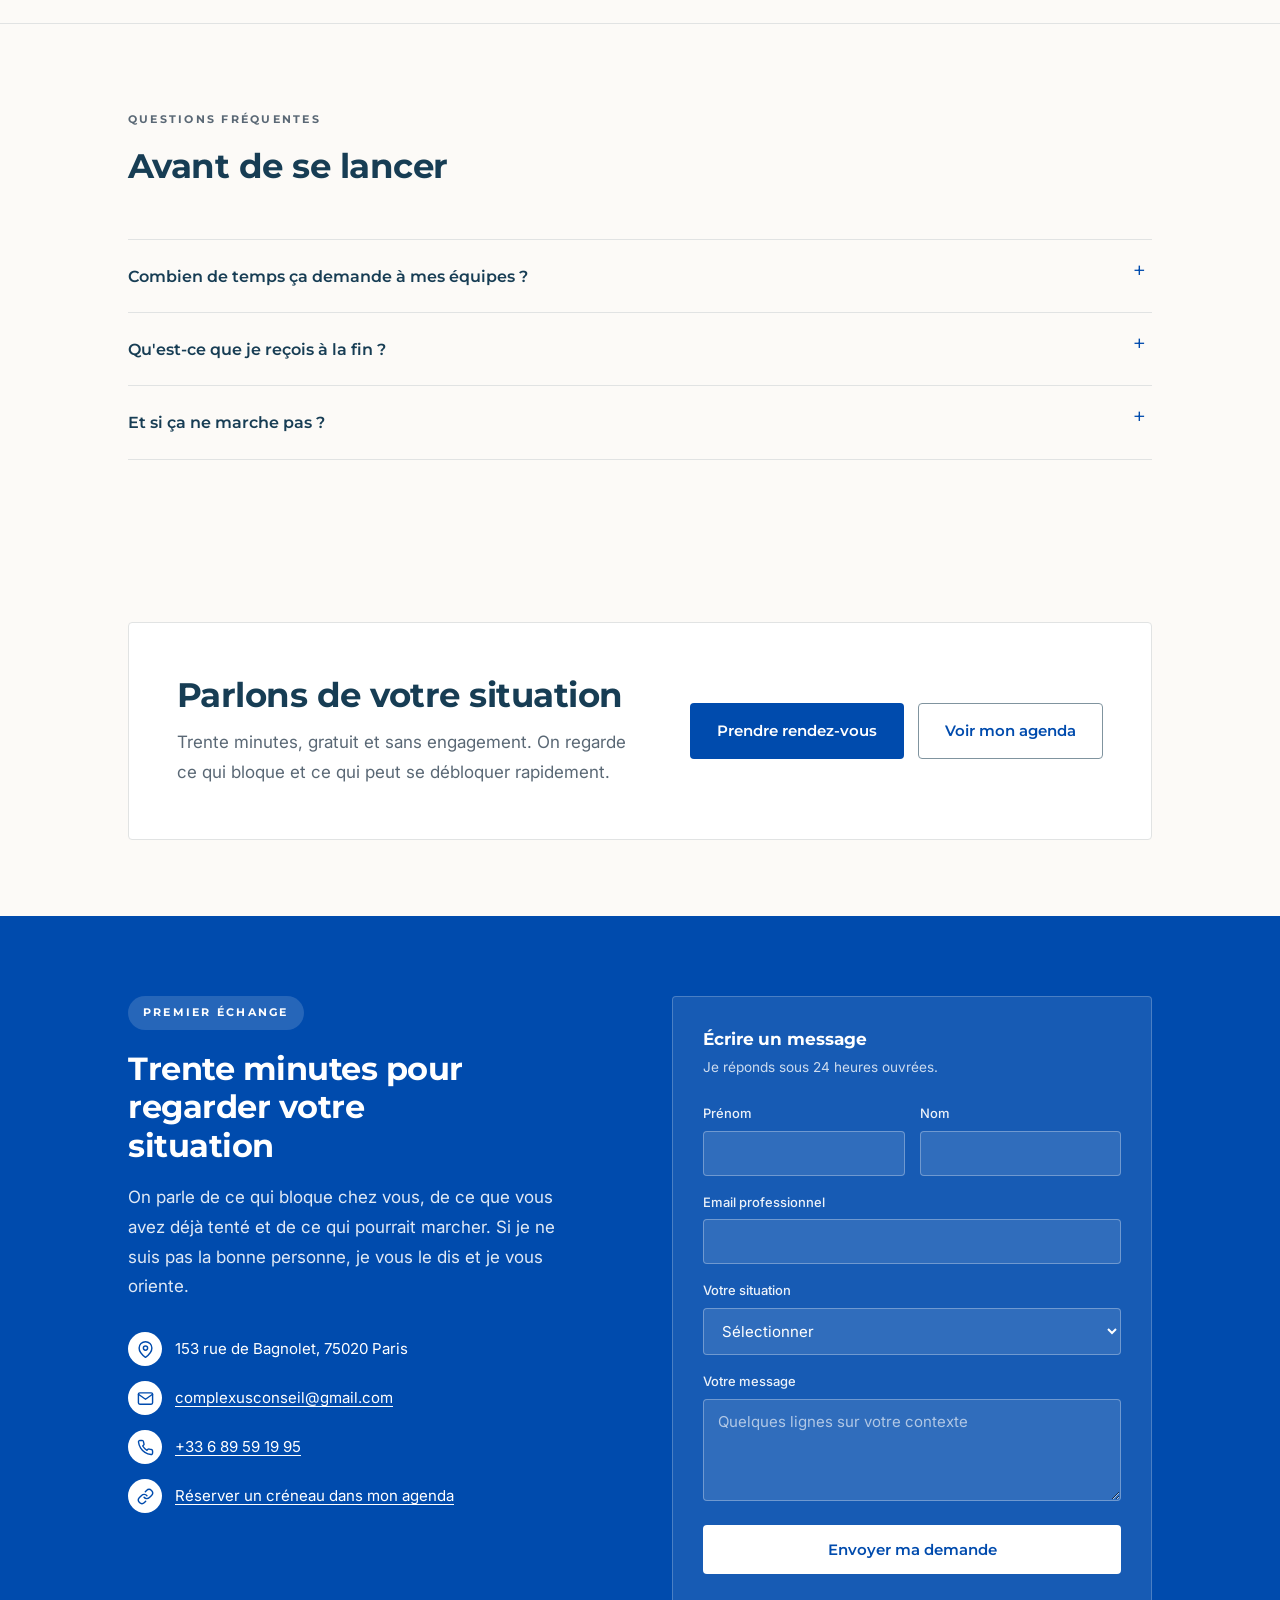
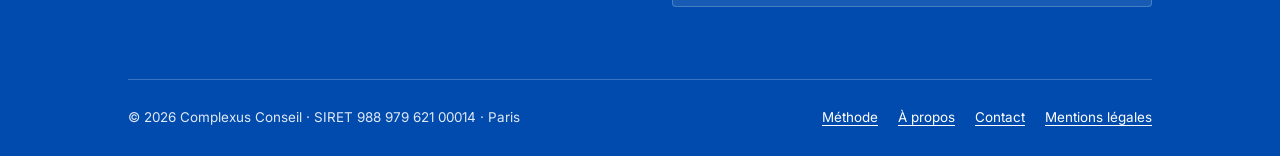
<file: methode/index.html>
<!DOCTYPE html>
<html lang="fr">
<head>
  <meta charset="UTF-8">
  <meta name="viewport" content="width=device-width, initial-scale=1">
  <title>Comment se déroule une mission | Complexus Conseil</title>
  <meta name="description" content="Ce qui se passe quand j'interviens : qui je rencontre, ce que je produis, combien de temps ça prend et ce que ça demande à vos équipes.">
  <link rel="canonical" href="https://complexusconseil.fr/methode/">
  <meta name="robots" content="index, follow, max-snippet:-1, max-image-preview:large">
  <meta name="author" content="Victor Potier">
  <meta name="theme-color" content="#173D54">
  <meta name="geo.region" content="FR-IDF">
  <meta name="geo.placename" content="Paris">
  <meta name="geo.position" content="48.8566;2.3522">
  <meta name="ICBM" content="48.8566, 2.3522">

  <meta property="og:title" content="Comment se déroule une mission | Complexus Conseil">
  <meta property="og:description" content="Ce qui se passe quand j'interviens : qui je rencontre, ce que je produis, combien de temps ça prend et ce que ça demande à vos équipes.">
  <meta property="og:type" content="website">
  <meta property="og:url" content="https://complexusconseil.fr/methode/">
  <meta property="og:locale" content="fr_FR">
  <meta property="og:site_name" content="Complexus Conseil">
  <meta property="og:image" content="https://complexusconseil.fr/og-image.png">
  <meta property="og:image:width" content="1200">
  <meta property="og:image:height" content="630">
  <meta name="twitter:card" content="summary_large_image">
  <meta name="twitter:title" content="Comment se déroule une mission | Complexus Conseil">
  <meta name="twitter:description" content="Ce qui se passe quand j'interviens : qui je rencontre, ce que je produis, combien de temps ça prend et ce que ça demande à vos équipes.">
  <meta name="twitter:image" content="https://complexusconseil.fr/og-image.png">

  <link rel="icon" href="../assets/logo.webp" type="image/webp">
  <link rel="preconnect" href="https://fonts.googleapis.com">
  <link rel="preconnect" href="https://fonts.gstatic.com" crossorigin>
  <link href="https://fonts.googleapis.com/css2?family=Montserrat:wght@500;600;700&family=Inter:wght@400;500;600&display=swap" rel="stylesheet">
  <link rel="stylesheet" href="../assets/style.css">
  <script type="application/ld+json">
[
  {
    "@context": "https://schema.org",
    "@type": "BreadcrumbList",
    "itemListElement": [
      {
        "@type": "ListItem",
        "position": 1,
        "name": "Accueil",
        "item": "https://complexusconseil.fr/"
      },
      {
        "@type": "ListItem",
        "position": 2,
        "name": "Méthode",
        "item": "https://complexusconseil.fr/methode/"
      }
    ]
  },
  {
    "@context": "https://schema.org",
    "@type": "FAQPage",
    "mainEntity": [
      {
        "@type": "Question",
        "name": "Combien de temps ça demande à mes équipes ?",
        "acceptedAnswer": {
          "@type": "Answer",
          "text": "Un entretien individuel de trente à quarante-cinq minutes par personne au démarrage, puis un atelier d'une demi-journée pour celles qui participent au choix des solutions. Ensuite l'essentiel se passe pendant le travail habituel, pas en réunion supplémentaire."
        }
      },
      {
        "@type": "Question",
        "name": "Qu'est-ce que je reçois à la fin ?",
        "acceptedAnswer": {
          "@type": "Answer",
          "text": "Un compte rendu écrit qui décrit ce qui bloquait, ce qui a été mis en place et ce qu'il reste à surveiller. Plus le nom du référent interne formé pour prendre la suite. Le document tient en une dizaine de pages, pas en cent."
        }
      },
      {
        "@type": "Question",
        "name": "Et si ça ne marche pas ?",
        "acceptedAnswer": {
          "@type": "Answer",
          "text": "On le voit tôt, parce qu'on mesure au bout de trois semaines et pas à la fin. Si le pilote ne donne rien, on regarde ensemble pourquoi et on arrête ou on change d'angle. Je préfère le dire franchement plutôt que de prolonger une mission qui ne produit rien."
        }
      }
    ]
  },
  {
    "@context": "https://schema.org",
    "@type": "HowTo",
    "name": "Déroulement d'une mission d'accompagnement du changement",
    "description": "Les quatre temps d'une mission type en TPE ou PME.",
    "step": [
      {
        "@type": "HowToStep",
        "name": "Comprendre",
        "text": "Entretiens individuels avec les personnes concernées et observation du travail réel."
      },
      {
        "@type": "HowToStep",
        "name": "Choisir avec les équipes",
        "text": "Atelier de sélection de la méthode ou de l'outil avec ceux qui vont s'en servir."
      },
      {
        "@type": "HowToStep",
        "name": "Tester en petit",
        "text": "Pilote sur une équipe et un cas réel, avec mesure du résultat."
      },
      {
        "@type": "HowToStep",
        "name": "Rendre autonome",
        "text": "Formation, désignation d'un référent interne et points de suivi espacés."
      }
    ]
  }
]
  </script>
</head>
<body>
<a class="skip" href="#contenu">Aller au contenu</a>
<header class="site-header">
  <div class="container header-inner">
    <a class="brand" href="../">
      <img src="../assets/logo.webp" width="40" height="40" alt="" decoding="async">
      <span>COMPLEXUS<small>CONSEIL</small></span>
    </a>
    <button class="nav-toggle" type="button" aria-expanded="false" aria-controls="menu">Menu</button>
    <nav class="main-nav" id="menu" aria-label="Navigation principale">
      <ul>
            <li><a href="../accompagnement-du-changement/">Accompagnement du changement</a></li>
            <li><a href="../demarche-rse/">Démarche RSE</a></li>
            <li><a href="../methode/" aria-current="page">Méthode</a></li>
            <li><a href="../a-propos/">À propos</a></li>
        <li><a class="nav-cta" href="../contact/">Prendre rendez-vous</a></li>
      </ul>
    </nav>
  </div>
</header>
<nav class="breadcrumb" aria-label="Fil d'Ariane">
  <div class="container"><ol><li><a href="../">Accueil</a></li><li><span aria-current="page">Méthode</span></li></ol></div>
</nav>
<main id="contenu">

  <section class="page-head">
    <div class="container">
      <span class="label">La méthode</span>
      <h1>Comment se déroule une mission</h1>
      <p class="lead">Beaucoup de dirigeants n'ont jamais fait appel à un consultant et ne savent pas très bien à quoi ils s'engagent. Voici ce qui se passe réellement, dans l'ordre, avec les durées et ce que ça demande à vos équipes.</p>
    </div>
  </section>

  <section class="section">
    <div class="container">
      <figure class="figure-wide">
        <img src="../assets/atelier-tableau.webp" width="1440" height="648" alt="Tableau collaboratif d'un atelier de cadrage, organisé en trois colonnes : ce qui bloque, ce qu'on teste, qui porte chaque action." loading="lazy" decoding="async">
        <figcaption>Le format d'atelier que j'utilise au deuxième temps. Illustration, les contenus ne proviennent d'aucune mission réelle.</figcaption>
      </figure>
      <ol class="steps">
        <li>
          <div class="step-num">Avant</div>
          <div class="step-body">
            <h3>Le premier échange</h3>
            <p>Trente minutes, par téléphone ou en visio, sans engagement et sans facture. Vous décrivez votre situation, je pose des questions et je vous dis franchement si je peux être utile. Il m'arrive de renvoyer vers quelqu'un d'autre ou de conseiller de ne rien lancer pour le moment.</p>
            <p class="deliver">Vous repartez avec un avis, même si on ne travaille pas ensemble.</p>
          </div>
        </li>
        <li>
          <div class="step-num">Semaine 1</div>
          <div class="step-body">
            <h3>Comprendre ce qui se passe vraiment</h3>
            <p>Je viens dans votre entreprise. J'interroge individuellement les personnes concernées, sans la direction dans la pièce, parce que la parole n'est pas la même sinon. J'observe aussi comment le travail se fait réellement, ce qui ne correspond jamais tout à fait à ce qui est écrit dans les procédures.</p>
            <p class="deliver">Livrable : un compte rendu qui dit où ça bloque, pourquoi, et par quoi commencer.</p>
          </div>
        </li>
        <li>
          <div class="step-num">Semaine 2</div>
          <div class="step-body">
            <h3>Choisir avec les équipes</h3>
            <p>Un atelier d'une demi-journée avec les personnes qui vont devoir changer leurs habitudes. On examine les options, on regarde ce que chacune implique dans le travail de tous les jours, et on tranche ensemble. Cette étape paraît coûteuse en temps, elle fait gagner des mois par la suite.</p>
            <p class="deliver">Livrable : la solution retenue, et surtout les raisons du choix, écrites.</p>
          </div>
        </li>
        <li>
          <div class="step-num">Semaines 3 à 5</div>
          <div class="step-body">
            <h3>Tester sur un périmètre réduit</h3>
            <p>On applique sur une seule équipe et un seul cas. Je suis présent pendant le travail réel, pas seulement en formation, parce que c'est là que les vraies difficultés apparaissent. On ajuste au fur et à mesure, et on mesure le temps passé avant et après.</p>
            <p class="deliver">Livrable : un résultat chiffré, y compris s'il est décevant.</p>
          </div>
        </li>
        <li>
          <div class="step-num">Semaines 6 à 8</div>
          <div class="step-body">
            <h3>Installer et partir</h3>
            <p>On élargit aux autres équipes en s'appuyant sur la première, qui sert d'exemple. Je forme un référent interne, on met en place deux ou trois indicateurs simples, et on espace les points de suivi jusqu'à ce que ma présence ne serve plus à rien.</p>
            <p class="deliver">Livrable : un dispositif qui tourne sans moi, et un bilan écrit.</p>
          </div>
        </li>
        <li>
          <div class="step-num">Après</div>
          <div class="step-body">
            <h3>Le point à trois mois</h3>
            <p>Je reviens vers vous une fois, sans facturer, pour vérifier que ça tient toujours. C'est souvent à ce moment qu'on repère les petits ajustements qui évitent un retour en arrière complet.</p>
          </div>
        </li>
      </ol>
    </div>
  </section>

  <section class="section">
    <div class="container">
      <div class="section-head">
        <span class="label">Ce sur quoi je m'engage</span>
        <h2>Trois choses que je tiens</h2>
      </div>
      <div class="grid grid-3">
        <div class="card">
          <h3>Des tarifs fixes</h3>
          <p>Le prix est annoncé avant de commencer et ne bouge pas en cours de route. Pas de facturation au temps passé qui s'allonge.</p>
        </div>
        <div class="card">
          <h3>Une seule personne</h3>
          <p>Vous avez le même interlocuteur du premier appel jusqu'au bilan. Aucune sous-traitance, aucun junior envoyé à ma place.</p>
        </div>
        <div class="card">
          <h3>Un avis honnête</h3>
          <p>Si votre projet n'a pas besoin de moi, je vous le dis. Une mission vendue à quelqu'un qui n'en a pas besoin ne rend service à personne.</p>
        </div>
      </div>
    </div>
  </section>

  <section class="section">
    <div class="container">
      <div class="section-head"><span class="label">Questions fréquentes</span><h2>Avant de se lancer</h2></div>
<div class="faq">
  <details>
    <summary>Combien de temps ça demande à mes équipes ?</summary>
    <div class="answer">Un entretien individuel de trente à quarante-cinq minutes par personne au démarrage, puis un atelier d'une demi-journée pour celles qui participent au choix des solutions. Ensuite l'essentiel se passe pendant le travail habituel, pas en réunion supplémentaire.</div>
  </details>
  <details>
    <summary>Qu'est-ce que je reçois à la fin ?</summary>
    <div class="answer">Un compte rendu écrit qui décrit ce qui bloquait, ce qui a été mis en place et ce qu'il reste à surveiller. Plus le nom du référent interne formé pour prendre la suite. Le document tient en une dizaine de pages, pas en cent.</div>
  </details>
  <details>
    <summary>Et si ça ne marche pas ?</summary>
    <div class="answer">On le voit tôt, parce qu'on mesure au bout de trois semaines et pas à la fin. Si le pilote ne donne rien, on regarde ensemble pourquoi et on arrête ou on change d'angle. Je préfère le dire franchement plutôt que de prolonger une mission qui ne produit rien.</div>
  </details>
</div>
    </div>
  </section>

  <section class="closing">
    <div class="container">
      <div class="closing-inner">
        <div>
          <h2>Parlons de votre situation</h2>
          <p>Trente minutes, gratuit et sans engagement. On regarde ce qui bloque et ce qui peut se débloquer rapidement.</p>
        </div>
        <div class="btn-row">
          <a class="btn btn-primary" href="../contact/">Prendre rendez-vous</a>
          <a class="btn btn-outline" href="https://calendar.app.google/MKiBmP3yRTsMztTy6">Voir mon agenda</a>
        </div>
      </div>
    </div>
  </section>
</main>
<footer class="site-footer" id="contact-footer">
  <div class="container">
    <div class="footer-grid">
      <div>
        <span class="footer-pill">Premier échange</span>
        <h2>Trente minutes pour regarder votre situation</h2>
        <p class="footer-lead">On parle de ce qui bloque chez vous, de ce que vous avez déjà tenté et de ce qui pourrait marcher. Si je ne suis pas la bonne personne, je vous le dis et je vous oriente.</p>
        <ul class="contact-list">
          <li><span class="contact-icon" aria-hidden="true"><svg viewBox="0 0 24 24"><path d="M21 10c0 7-9 13-9 13s-9-6-9-13a9 9 0 0 1 18 0z"/><circle cx="12" cy="10" r="3"/></svg></span><span>153 rue de Bagnolet, 75020 Paris</span></li>
          <li><span class="contact-icon" aria-hidden="true"><svg viewBox="0 0 24 24"><path d="M4 4h16c1.1 0 2 .9 2 2v12c0 1.1-.9 2-2 2H4c-1.1 0-2-.9-2-2V6c0-1.1.9-2 2-2z"/><polyline points="22,6 12,13 2,6"/></svg></span><a href="mailto:complexusconseil@gmail.com">complexusconseil@gmail.com</a></li>
          <li><span class="contact-icon" aria-hidden="true"><svg viewBox="0 0 24 24"><path d="M22 16.92v3a2 2 0 0 1-2.18 2 19.79 19.79 0 0 1-8.63-3.07 19.5 19.5 0 0 1-6-6 19.79 19.79 0 0 1-3.07-8.67A2 2 0 0 1 4.11 2h3a2 2 0 0 1 2 1.72 12.84 12.84 0 0 0 .7 2.81 2 2 0 0 1-.45 2.11L8.09 9.91a16 16 0 0 0 6 6l1.27-1.27a2 2 0 0 1 2.11-.45 12.84 12.84 0 0 0 2.81.7A2 2 0 0 1 22 16.92z"/></svg></span><a href="tel:+33689591995">+33 6 89 59 19 95</a></li>
          <li><span class="contact-icon" aria-hidden="true"><svg viewBox="0 0 24 24"><path d="M10 13a5 5 0 0 0 7.54.54l3-3a5 5 0 0 0-7.07-7.07l-1.72 1.71"/><path d="M14 11a5 5 0 0 0-7.54-.54l-3 3a5 5 0 0 0 7.07 7.07l1.71-1.71"/></svg></span><a href="https://calendar.app.google/MKiBmP3yRTsMztTy6">Réserver un créneau dans mon agenda</a></li>
        </ul>
      </div>

      <div class="footer-form">
        <h3>Écrire un message</h3>
        <p class="form-note">Je réponds sous 24 heures ouvrées.</p>
        <form action="https://formsubmit.co/complexusconseil@gmail.com" method="POST" id="form-methode">
          <input type="hidden" name="_subject" value="Complexus Conseil : demande de contact">
          <input type="hidden" name="_captcha" value="false">
          <input type="hidden" name="_template" value="table">
          <input type="hidden" name="_next" value="https://complexusconseil.fr/contact/?envoye=1">
          <div class="field-row">
            <div class="field">
              <label for="form-methode-prenom">Prénom</label>
              <input id="form-methode-prenom" name="prenom" type="text" autocomplete="given-name" required>
            </div>
            <div class="field">
              <label for="form-methode-nom">Nom</label>
              <input id="form-methode-nom" name="nom" type="text" autocomplete="family-name" required>
            </div>
          </div>
          <div class="field">
            <label for="form-methode-email">Email professionnel</label>
            <input id="form-methode-email" name="email" type="email" autocomplete="email" required>
          </div>
          <div class="field">
            <label for="form-methode-sujet">Votre situation</label>
            <select id="form-methode-sujet" name="situation">
              <option>Sélectionner</option>
              <option>Une réorganisation à mener</option>
              <option>Un outil que personne n'utilise</option>
              <option>Une démarche RSE ou un rapport VSME</option>
              <option>Un projet lancé qui patine</option>
              <option>Autre sujet</option>
            </select>
          </div>
          <div class="field">
            <label for="form-methode-message">Votre message <span class="visually-hidden">(facultatif)</span></label>
            <textarea id="form-methode-message" name="message" rows="4" placeholder="Quelques lignes sur votre contexte"></textarea>
          </div>
          <button class="btn btn-on-blue" type="submit">Envoyer ma demande</button>
        </form>
      </div>
    </div>

    <div class="footer-bottom">
      <span>© 2026 Complexus Conseil · SIRET 988 979 621 00014 · Paris</span>
      <nav aria-label="Liens de bas de page">
        <a href="../methode/">Méthode</a>
        <a href="../a-propos/">À propos</a>
        <a href="../contact/">Contact</a>
        <a href="../mentions-legales/">Mentions légales</a>
      </nav>
    </div>
  </div>
</footer>

<a class="sticky-cta" id="sticky-cta" href="../contact/" hidden>Prendre rendez-vous</a>

<script>
(function(){
  var t=document.querySelector('.nav-toggle'), m=document.getElementById('menu');
  if(t&&m){t.addEventListener('click',function(){
    var o=m.classList.toggle('open'); t.setAttribute('aria-expanded',o?'true':'false');
  });}
  var s=document.getElementById('sticky-cta'), f=document.querySelector('.site-footer');
  if(s&&f&&'IntersectionObserver' in window){
    var footVisible=false;
    new IntersectionObserver(function(e){footVisible=e[0].isIntersecting;upd();}).observe(f);
    function upd(){s.hidden = footVisible || window.scrollY < 600;}
    window.addEventListener('scroll',upd,{passive:true}); upd();
  }
})();
</script>
</body>
</html>
</file>
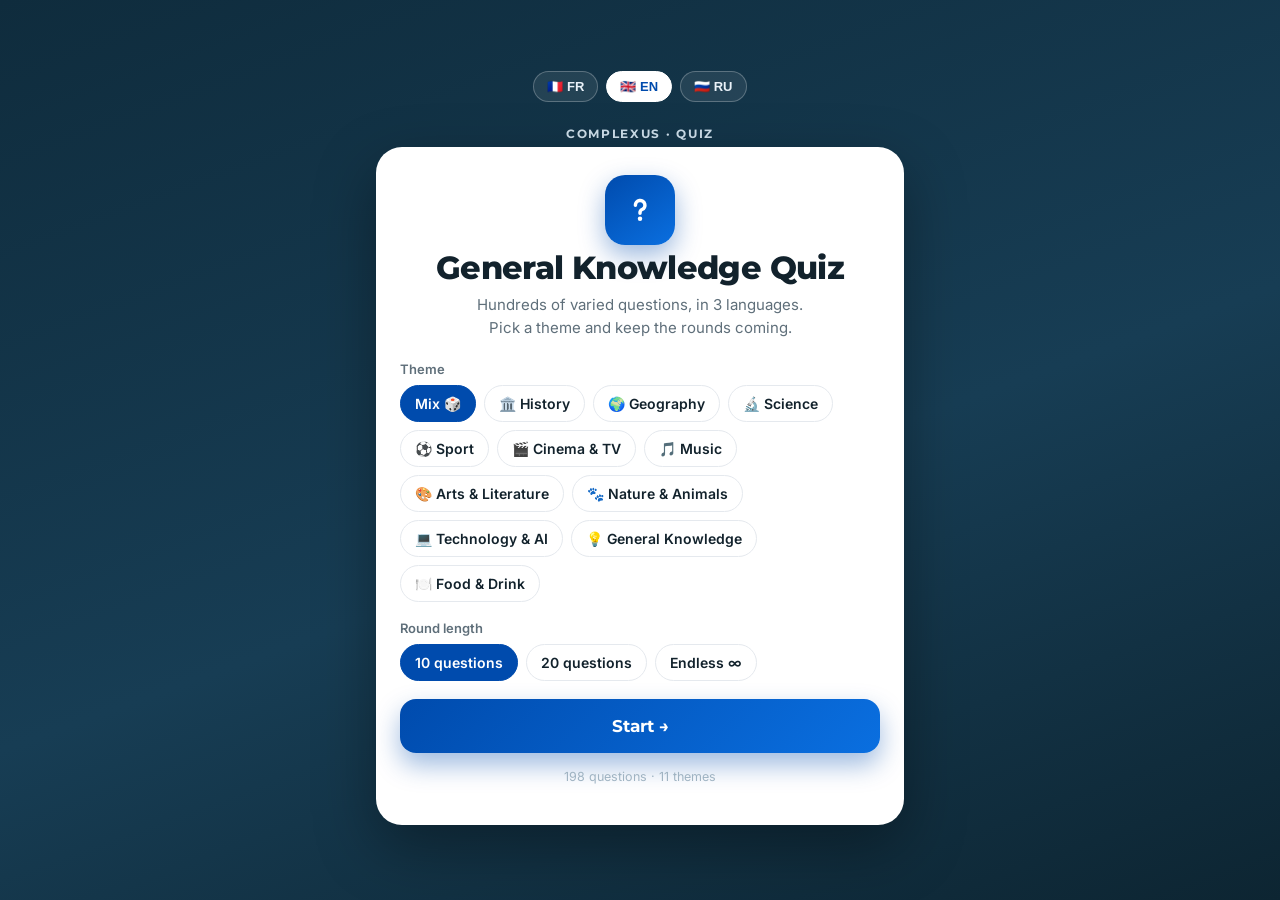
<file: trivia.html>
<!DOCTYPE html>
<html lang="fr">
<head>
<meta charset="UTF-8">
<meta name="viewport" content="width=device-width, initial-scale=1.0, viewport-fit=cover">
<meta name="theme-color" content="#173D54">
<title>Quiz Complexus — Trivia multilingue</title>
<meta name="description" content="Quiz de culture générale à jouer depuis votre téléphone, en français, anglais et russe. Des centaines de questions variées.">
<meta name="robots" content="noindex">
<link rel="icon" href="data:image/svg+xml,%3Csvg xmlns='http://www.w3.org/2000/svg' viewBox='0 0 100 100'%3E%3Crect width='100' height='100' rx='22' fill='%23173D54'/%3E%3Ctext x='50' y='72' font-size='60' text-anchor='middle' fill='%23fff' font-family='Arial'%3E%3F%3C/text%3E%3C/svg%3E">
<link rel="preconnect" href="https://fonts.googleapis.com">
<link rel="preconnect" href="https://fonts.gstatic.com" crossorigin>
<link href="https://fonts.googleapis.com/css2?family=Montserrat:wght@600;700;800&family=Inter:wght@400;500;600;700&display=swap" rel="stylesheet">
<style>
  :root{
    --bg:#0f2c3d;--bg2:#173D54;--card:#ffffff;--ink:#12222c;--muted:#5f6f7a;--line:#e5e9ee;
    --accent:#004BAD;--accent2:#0a6fe0;--good:#10b981;--good-bg:#e7f8f1;--bad:#ef4444;--bad-bg:#fdecec;--gold:#f5b301;
    --font-d:'Montserrat',-apple-system,'Segoe UI',sans-serif;--font-b:'Inter',-apple-system,'Segoe UI',sans-serif;
  }
  *{box-sizing:border-box;-webkit-tap-highlight-color:transparent}
  [hidden]{display:none!important}
  html,body{margin:0;padding:0}
  body{font-family:var(--font-b);color:var(--ink);background:linear-gradient(160deg,#0f2c3d 0%,#173D54 55%,#0d2532 100%);background-attachment:fixed;min-height:100vh;min-height:100dvh;-webkit-font-smoothing:antialiased}
  .wrap{max-width:560px;margin:0 auto;min-height:100vh;min-height:100dvh;display:flex;flex-direction:column;padding:max(14px,env(safe-area-inset-top)) 16px max(18px,env(safe-area-inset-bottom))}
  .screen{flex:1;display:flex;flex-direction:column;justify-content:center;animation:fade .35s ease}
  @keyframes fade{from{opacity:0;transform:translateY(8px)}to{opacity:1;transform:none}}
  /* langue */
  .langbar{display:flex;justify-content:center;gap:8px;margin-bottom:12px}
  .lang{border:1.5px solid rgba(255,255,255,.25);background:rgba(255,255,255,.08);color:#e9f1f8;font-weight:700;font-size:13px;padding:7px 13px;border-radius:999px;cursor:pointer;transition:.15s;display:flex;align-items:center;gap:6px}
  .lang[aria-pressed="true"]{background:#fff;color:var(--accent);border-color:#fff}
  .brand{color:#cfe0ec;font-family:var(--font-d);font-weight:700;letter-spacing:.14em;text-transform:uppercase;font-size:12px;text-align:center;margin-bottom:6px}
  .home-card{background:var(--card);border-radius:26px;padding:28px 24px;box-shadow:0 22px 60px rgba(0,0,0,.35);text-align:center}
  h1{font-family:var(--font-d);font-weight:800;font-size:32px;line-height:1.08;margin:6px 0 8px;letter-spacing:-.02em}
  .lead{color:var(--muted);font-size:15px;line-height:1.5;margin:0 auto 22px;max-width:360px}
  .logo{width:70px;height:70px;border-radius:20px;background:linear-gradient(145deg,var(--accent),var(--accent2));display:flex;align-items:center;justify-content:center;margin:0 auto 4px;box-shadow:0 10px 26px rgba(0,75,173,.4)}
  .logo svg{width:38px;height:38px}
  .field{text-align:left;margin-bottom:18px}
  .field label{display:block;font-weight:600;font-size:13px;color:var(--muted);margin-bottom:8px}
  .chips{display:flex;flex-wrap:wrap;gap:8px}
  .chip{border:1.5px solid var(--line);background:#fff;color:var(--ink);font-family:var(--font-b);font-weight:600;font-size:14px;padding:9px 14px;border-radius:999px;cursor:pointer;transition:.15s}
  .chip[aria-pressed="true"]{background:var(--accent);border-color:var(--accent);color:#fff}
  .btn{width:100%;border:none;border-radius:16px;padding:17px;font-family:var(--font-d);font-weight:700;font-size:17px;cursor:pointer;transition:transform .1s,box-shadow .2s}
  .btn:active{transform:scale(.98)}
  .btn-primary{background:linear-gradient(135deg,var(--accent),var(--accent2));color:#fff;box-shadow:0 12px 26px rgba(0,75,173,.38)}
  .btn-ghost{background:#eef2f6;color:var(--ink)}
  .stat-line{margin-top:16px;color:#9fb3c2;font-size:12.5px;text-align:center}
  .topbar{display:flex;align-items:center;gap:12px;margin-bottom:14px}
  .progress{flex:1;height:9px;background:rgba(255,255,255,.18);border-radius:99px;overflow:hidden}
  .progress span{display:block;height:100%;width:0;background:linear-gradient(90deg,var(--gold),#ffd24d);border-radius:99px;transition:width .4s ease}
  .pill{background:rgba(255,255,255,.14);color:#eaf2f8;font-weight:700;font-size:13px;padding:6px 11px;border-radius:99px;display:flex;align-items:center;gap:5px;white-space:nowrap}
  .pill.score{background:rgba(245,179,1,.2);color:#ffd875}
  .qcard{background:var(--card);border-radius:24px;padding:24px 20px 20px;box-shadow:0 22px 55px rgba(0,0,0,.32)}
  .cat{display:inline-flex;align-items:center;gap:6px;font-family:var(--font-d);font-weight:700;font-size:11.5px;letter-spacing:.06em;text-transform:uppercase;color:var(--accent);background:#eaf1fb;padding:6px 11px;border-radius:99px;margin-bottom:16px}
  .qnum{color:#a7b7c2;font-weight:600;font-size:13px;float:right;margin-top:5px}
  .question{font-family:var(--font-d);font-weight:700;font-size:22px;line-height:1.28;margin:0 0 20px;letter-spacing:-.01em}
  .answers{display:flex;flex-direction:column;gap:11px}
  .ans{display:flex;align-items:center;gap:12px;text-align:left;border:1.5px solid var(--line);background:#fff;border-radius:15px;padding:15px;font-family:var(--font-b);font-weight:500;font-size:16px;color:var(--ink);cursor:pointer;transition:.15s;line-height:1.3}
  .ans:active{transform:scale(.99)}
  .ans .key{flex:0 0 27px;height:27px;border-radius:8px;background:#eef2f6;color:var(--muted);font-weight:700;font-size:14px;display:flex;align-items:center;justify-content:center;transition:.15s}
  .ans.correct{border-color:var(--good);background:var(--good-bg)}
  .ans.correct .key{background:var(--good);color:#fff}
  .ans.wrong{border-color:var(--bad);background:var(--bad-bg)}
  .ans.wrong .key{background:var(--bad);color:#fff}
  .ans.dim{opacity:.5}
  .ans[disabled]{cursor:default}
  .feedback{margin-top:16px;min-height:20px;font-size:14.5px;line-height:1.45;color:var(--muted)}
  .feedback b{color:var(--ink)}
  .next{margin-top:16px}
  .next[hidden]{display:none}
  .result-card{background:var(--card);border-radius:26px;padding:32px 24px;box-shadow:0 22px 60px rgba(0,0,0,.35);text-align:center}
  .score-big{font-family:var(--font-d);font-weight:800;font-size:52px;line-height:1;color:var(--accent);letter-spacing:-.02em}
  .score-sub{color:var(--muted);font-size:15px;margin:6px 0 20px}
  .grade{font-family:var(--font-d);font-weight:800;font-size:22px;margin-bottom:6px}
  .medal{font-size:56px;line-height:1;margin-bottom:8px}
  .rstats{display:flex;gap:10px;margin:20px 0}
  .rstat{flex:1;background:#f4f7f9;border-radius:16px;padding:14px 8px}
  .rstat .n{font-family:var(--font-d);font-weight:800;font-size:22px}
  .rstat .l{font-size:11.5px;color:var(--muted);margin-top:2px}
  .foot{color:#9fb3c2;font-size:11.5px;text-align:center;margin-top:16px}
  .foot a{color:#cfe0ec}
  @media(max-width:360px){h1{font-size:28px}.question{font-size:20px}}
</style>
</head>
<body>
<div class="wrap">

  <section class="screen" id="home">
    <div class="langbar" id="langbar">
      <button class="lang" data-lang="fr">🇫🇷 FR</button>
      <button class="lang" data-lang="en">🇬🇧 EN</button>
      <button class="lang" data-lang="ru">🇷🇺 RU</button>
    </div>
    <p class="brand">Complexus&nbsp;·&nbsp;Quiz</p>
    <div class="home-card">
      <div class="logo"><svg viewBox="0 0 24 24" fill="none"><path d="M9.1 9a3 3 0 1 1 4.2 2.7c-.9.4-1.3 1-1.3 2v.3" stroke="#fff" stroke-width="2.2" stroke-linecap="round"/><circle cx="12" cy="17.5" r="1.4" fill="#fff"/></svg></div>
      <h1 id="t_title"></h1>
      <p class="lead" id="t_lead"></p>
      <div class="field">
        <label id="t_themeLabel"></label>
        <div class="chips" id="cats"></div>
      </div>
      <div class="field">
        <label id="t_lenLabel"></label>
        <div class="chips" id="lens">
          <button class="chip" data-len="10" aria-pressed="true"></button>
          <button class="chip" data-len="20" aria-pressed="false"></button>
          <button class="chip" data-len="0" aria-pressed="false"></button>
        </div>
      </div>
      <button class="btn btn-primary" id="startBtn"></button>
      <p class="stat-line" id="bankInfo"></p>
    </div>
  </section>

  <section class="screen" id="game" hidden>
    <div class="topbar">
      <button class="pill" id="quitBtn" style="cursor:pointer">✕</button>
      <div class="progress"><span id="bar"></span></div>
      <div class="pill" id="streakPill">🔥 <span id="streak">0</span></div>
      <div class="pill score">⭐ <span id="score">0</span></div>
    </div>
    <div class="qcard">
      <span class="cat" id="qcat"></span>
      <span class="qnum" id="qnum"></span>
      <h2 class="question" id="qtext"></h2>
      <div class="answers" id="answers"></div>
      <div class="feedback" id="feedback"></div>
      <button class="btn btn-primary next" id="nextBtn" hidden></button>
    </div>
  </section>

  <section class="screen" id="result" hidden>
    <div class="result-card">
      <div class="medal" id="medal">🎉</div>
      <div class="grade" id="grade"></div>
      <div class="score-big"><span id="rScore">0</span></div>
      <div class="score-sub"><span id="rPct">0</span><span id="t_pct"></span></div>
      <div class="rstats">
        <div class="rstat"><div class="n" id="rGood" style="color:var(--good)">0</div><div class="l" id="t_good"></div></div>
        <div class="rstat"><div class="n" id="rBad" style="color:var(--bad)">0</div><div class="l" id="t_bad"></div></div>
        <div class="rstat"><div class="n" id="rBest" style="color:var(--gold)">0</div><div class="l" id="t_best"></div></div>
      </div>
      <button class="btn btn-primary" id="againBtn" style="margin-bottom:10px"></button>
      <button class="btn btn-ghost" id="menuBtn"></button>
      <p class="foot"><span id="t_record"></span> <b id="record">0</b> ⭐ · <a href="index.html">Complexus Conseil</a></p>
    </div>
  </section>

</div>

<script>
const THEMES = [{"id":"t0","icon":"🏛️","label":{"fr":"Histoire","en":"History","ru":"История"},"items":[{"c":0,"fr":{"q":"En quelle année a eu lieu la Révolution française ?","a":["1789","1815","1750","1799"],"e":"La prise de la Bastille date du 14 juillet 1789."},"en":{"q":"In what year did the French Revolution take place?","a":["1789","1815","1750","1799"],"e":"The storming of the Bastille dates to 14 July 1789."},"ru":{"q":"В каком году произошла Французская революция?","a":["1789","1815","1750","1799"],"e":"Взятие Бастилии датируется 14 июля 1789 года."}},{"c":1,"fr":{"q":"Qui était le premier empereur des Français ?","a":["Louis XVI","Napoléon Bonaparte","Charlemagne","Napoléon III"],"e":"Napoléon Ier est sacré empereur en 1804."},"en":{"q":"Who was the first Emperor of the French?","a":["Louis XVI","Napoleon Bonaparte","Charlemagne","Napoleon III"],"e":"Napoleon I was crowned emperor in 1804."},"ru":{"q":"Кто был первым императором французов?","a":["Людовик XVI","Наполеон Бонапарт","Карл Великий","Наполеон III"],"e":"Наполеон I был коронован императором в 1804 году."}},{"c":2,"fr":{"q":"Quelle civilisation a construit les pyramides de Gizeh ?","a":["Les Romains","Les Grecs","Les Égyptiens","Les Mayas"],"e":"Elles datent de l'Ancien Empire égyptien, vers 2560 av. J.-C."},"en":{"q":"Which civilization built the pyramids of Giza?","a":["The Romans","The Greeks","The Egyptians","The Maya"],"e":"They date from the Egyptian Old Kingdom, around 2560 BC."},"ru":{"q":"Какая цивилизация построила пирамиды в Гизе?","a":["Римляне","Греки","Египтяне","Майя"],"e":"Они относятся к эпохе Древнего царства Египта, около 2560 года до н. э."}},{"c":0,"fr":{"q":"En quelle année le mur de Berlin est-il tombé ?","a":["1989","1991","1985","1979"],"e":"La chute du mur a eu lieu le 9 novembre 1989."},"en":{"q":"In what year did the Berlin Wall fall?","a":["1989","1991","1985","1979"],"e":"The fall of the Wall took place on 9 November 1989."},"ru":{"q":"В каком году пала Берлинская стена?","a":["1989","1991","1985","1979"],"e":"Падение стены произошло 9 ноября 1989 года."}},{"c":2,"fr":{"q":"Qui a peint le plafond de la chapelle Sixtine ?","a":["Léonard de Vinci","Raphaël","Michel-Ange","Botticelli"],"e":"Michel-Ange l'a peint entre 1508 et 1512."},"en":{"q":"Who painted the ceiling of the Sistine Chapel?","a":["Leonardo da Vinci","Raphael","Michelangelo","Botticelli"],"e":"Michelangelo painted it between 1508 and 1512."},"ru":{"q":"Кто расписал потолок Сикстинской капеллы?","a":["Леонардо да Винчи","Рафаэль","Микеланджело","Боттичелли"],"e":"Микеланджело расписал его между 1508 и 1512 годами."}},{"c":0,"fr":{"q":"Quel roi de France est surnommé le Roi-Soleil ?","a":["Louis XIV","François Ier","Henri IV","Louis IX"],"e":"Louis XIV a régné 72 ans, un record."},"en":{"q":"Which king of France is nicknamed the Sun King?","a":["Louis XIV","Francis I","Henry IV","Louis IX"],"e":"Louis XIV reigned for 72 years, a record."},"ru":{"q":"Какого короля Франции прозвали Королём-Солнце?","a":["Людовик XIV","Франциск I","Генрих IV","Людовик IX"],"e":"Людовик XIV правил 72 года — это рекорд."}},{"c":1,"fr":{"q":"Quelle guerre s'est terminée en 1918 ?","a":["La guerre de Sécession","La Première Guerre mondiale","La Seconde Guerre mondiale","La guerre de Cent Ans"],"e":"L'armistice a été signé le 11 novembre 1918."},"en":{"q":"Which war ended in 1918?","a":["The American Civil War","World War I","World War II","The Hundred Years' War"],"e":"The armistice was signed on 11 November 1918."},"ru":{"q":"Какая война закончилась в 1918 году?","a":["Гражданская война в США","Первая мировая война","Вторая мировая война","Столетняя война"],"e":"Перемирие было подписано 11 ноября 1918 года."}},{"c":1,"fr":{"q":"Qui a découvert l'Amérique en 1492 ?","a":["Vasco de Gama","Christophe Colomb","Magellan","Marco Polo"],"e":"Colomb atteint les Antilles pour la couronne espagnole."},"en":{"q":"Who discovered America in 1492?","a":["Vasco da Gama","Christopher Columbus","Magellan","Marco Polo"],"e":"Columbus reached the Antilles for the Spanish crown."},"ru":{"q":"Кто открыл Америку в 1492 году?","a":["Васко да Гама","Христофор Колумб","Магеллан","Марко Поло"],"e":"Колумб достиг Антильских островов от имени испанской короны."}},{"c":3,"fr":{"q":"Quel empire était dirigé depuis Constantinople ?","a":["L'Empire romain d'Occident","L'Empire byzantin","L'Empire ottoman","Les deux : byzantin puis ottoman"],"e":"Byzance jusqu'en 1453, puis capitale ottomane."},"en":{"q":"Which empire was ruled from Constantinople?","a":["The Western Roman Empire","The Byzantine Empire","The Ottoman Empire","Both: Byzantine, then Ottoman"],"e":"Byzantium until 1453, then the Ottoman capital."},"ru":{"q":"Какая империя управлялась из Константинополя?","a":["Западная Римская империя","Византийская империя","Османская империя","Обе: сначала византийская, затем османская"],"e":"Византия до 1453 года, затем столица Османской империи."}},{"c":1,"fr":{"q":"Quelle reine d'Égypte s'est alliée à César et Marc Antoine ?","a":["Néfertiti","Cléopâtre","Hatchepsout","Isis"],"e":"Cléopâtre VII, dernière souveraine de la dynastie ptolémaïque."},"en":{"q":"Which queen of Egypt allied herself with Caesar and Mark Antony?","a":["Nefertiti","Cleopatra","Hatshepsut","Isis"],"e":"Cleopatra VII, the last ruler of the Ptolemaic dynasty."},"ru":{"q":"Какая царица Египта заключила союз с Цезарем и Марком Антонием?","a":["Нефертити","Клеопатра","Хатшепсут","Исида"],"e":"Клеопатра VII, последняя правительница династии Птолемеев."}},{"c":0,"fr":{"q":"En quelle année l'homme a-t-il marché sur la Lune ?","a":["1969","1972","1961","1965"],"e":"Apollo 11, le 20 juillet 1969."},"en":{"q":"In what year did humans walk on the Moon?","a":["1969","1972","1961","1965"],"e":"Apollo 11, on 20 July 1969."},"ru":{"q":"В каком году человек ступил на Луну?","a":["1969","1972","1961","1965"],"e":"«Аполлон-11», 20 июля 1969 года."}},{"c":1,"fr":{"q":"Qui a rédigé la théorie de la relativité ?","a":["Isaac Newton","Albert Einstein","Galilée","Nikola Tesla"],"e":"Einstein publie la relativité restreinte en 1905."},"en":{"q":"Who developed the theory of relativity?","a":["Isaac Newton","Albert Einstein","Galileo","Nikola Tesla"],"e":"Einstein published special relativity in 1905."},"ru":{"q":"Кто разработал теорию относительности?","a":["Исаак Ньютон","Альберт Эйнштейн","Галилей","Никола Тесла"],"e":"Эйнштейн опубликовал специальную теорию относительности в 1905 году."}},{"c":0,"fr":{"q":"Quelle dynastie a construit la Grande Muraille de Chine ?","a":["Elle a plusieurs bâtisseurs, surtout les Ming","Uniquement les Han","Les Qing seuls","Les Tang"],"e":"Débutée sous les Qin, l'essentiel visible est Ming."},"en":{"q":"Which dynasty built the Great Wall of China?","a":["It had several builders, mainly the Ming","Only the Han","The Qing alone","The Tang"],"e":"Begun under the Qin, most of the visible wall is Ming."},"ru":{"q":"Какая династия построила Великую Китайскую стену?","a":["У неё несколько строителей, прежде всего Мин","Только Хань","Только Цин","Тан"],"e":"Начатая при династии Цинь, большая часть видимой стены относится к эпохе Мин."}},{"c":1,"fr":{"q":"Qui était Jeanne d'Arc ?","a":["Une reine de France","Une héroïne de la guerre de Cent Ans","Une exploratrice","Une peintre"],"e":"Elle a libéré Orléans en 1429, brûlée en 1431."},"en":{"q":"Who was Joan of Arc?","a":["A queen of France","A heroine of the Hundred Years' War","An explorer","A painter"],"e":"She liberated Orléans in 1429 and was burned in 1431."},"ru":{"q":"Кем была Жанна д'Арк?","a":["Королевой Франции","Героиней Столетней войны","Путешественницей","Художницей"],"e":"Она освободила Орлеан в 1429 году и была сожжена в 1431 году."}},{"c":1,"fr":{"q":"Quel événement marque le début de la Seconde Guerre mondiale en Europe ?","a":["Pearl Harbor","L'invasion de la Pologne","Le débarquement","La bataille d'Angleterre"],"e":"L'Allemagne envahit la Pologne le 1er septembre 1939."},"en":{"q":"Which event marks the start of World War II in Europe?","a":["Pearl Harbor","The invasion of Poland","The D-Day landings","The Battle of Britain"],"e":"Germany invaded Poland on 1 September 1939."},"ru":{"q":"Какое событие знаменует начало Второй мировой войны в Европе?","a":["Пёрл-Харбор","Вторжение в Польшу","Высадка союзников","Битва за Британию"],"e":"Германия вторглась в Польшу 1 сентября 1939 года."}},{"c":1,"fr":{"q":"Quelle ville fut la capitale de l'Empire romain ?","a":["Athènes","Rome","Alexandrie","Carthage"],"e":"Rome, avant le transfert vers Constantinople."},"en":{"q":"Which city was the capital of the Roman Empire?","a":["Athens","Rome","Alexandria","Carthage"],"e":"Rome, before the move to Constantinople."},"ru":{"q":"Какой город был столицей Римской империи?","a":["Афины","Рим","Александрия","Карфаген"],"e":"Рим, до переноса столицы в Константинополь."}},{"c":0,"fr":{"q":"Qui a proclamé « Je vous ai compris » en 1958 ?","a":["Charles de Gaulle","Georges Pompidou","Léon Blum","Jean Jaurès"],"e":"De Gaulle à Alger, pendant la guerre d'Algérie."},"en":{"q":"Who proclaimed \"I have understood you\" in 1958?","a":["Charles de Gaulle","Georges Pompidou","Léon Blum","Jean Jaurès"],"e":"De Gaulle in Algiers, during the Algerian War."},"ru":{"q":"Кто провозгласил «Я вас понял» в 1958 году?","a":["Шарль де Голль","Жорж Помпиду","Леон Блюм","Жан Жорес"],"e":"Де Голль в Алжире, во время Алжирской войны."}},{"c":1,"fr":{"q":"Quel traité a mis fin à la Première Guerre mondiale ?","a":["Traité de Rome","Traité de Versailles","Traité de Vienne","Traité de Tordesillas"],"e":"Signé en 1919 dans la galerie des Glaces."},"en":{"q":"Which treaty ended World War I?","a":["Treaty of Rome","Treaty of Versailles","Treaty of Vienna","Treaty of Tordesillas"],"e":"Signed in 1919 in the Hall of Mirrors."},"ru":{"q":"Какой договор положил конец Первой мировой войне?","a":["Римский договор","Версальский договор","Венский договор","Тордесильясский договор"],"e":"Подписан в 1919 году в Зеркальной галерее."}},{"c":1,"fr":{"q":"Quelle civilisation précolombienne vivait au Pérou ?","a":["Les Aztèques","Les Incas","Les Mayas","Les Olmèques"],"e":"L'Empire inca, avec le Machu Picchu."},"en":{"q":"Which pre-Columbian civilization lived in Peru?","a":["The Aztecs","The Incas","The Maya","The Olmecs"],"e":"The Inca Empire, home to Machu Picchu."},"ru":{"q":"Какая доколумбова цивилизация жила в Перу?","a":["Ацтеки","Инки","Майя","Ольмеки"],"e":"Империя инков, где находится Мачу-Пикчу."}},{"c":0,"fr":{"q":"En quelle année la Déclaration des droits de l'homme fut-elle adoptée ?","a":["1789","1804","1848","1791"],"e":"Adoptée le 26 août 1789."},"en":{"q":"In what year was the Declaration of the Rights of Man adopted?","a":["1789","1804","1848","1791"],"e":"Adopted on 26 August 1789."},"ru":{"q":"В каком году была принята Декларация прав человека?","a":["1789","1804","1848","1791"],"e":"Принята 26 августа 1789 года."}}]},{"id":"t1","icon":"🌍","label":{"fr":"Géographie","en":"Geography","ru":"География"},"items":[{"c":2,"fr":{"q":"Quelle est la capitale de l'Australie ?","a":["Sydney","Melbourne","Canberra","Perth"],"e":"Canberra, et non Sydney comme on le croit souvent."},"en":{"q":"What is the capital of Australia?","a":["Sydney","Melbourne","Canberra","Perth"],"e":"Canberra, not Sydney as is often believed."},"ru":{"q":"Какая столица у Австралии?","a":["Сидней","Мельбурн","Канберра","Перт"],"e":"Канберра, а не Сидней, как часто думают."}},{"c":1,"fr":{"q":"Quel est le plus long fleuve du monde ?","a":["L'Amazone","Le Nil","Le Mississippi","Le Yangtsé"],"e":"Le Nil, environ 6 650 km (débat serré avec l'Amazone)."},"en":{"q":"What is the longest river in the world?","a":["The Amazon","The Nile","The Mississippi","The Yangtze"],"e":"The Nile, about 6,650 km (a close debate with the Amazon)."},"ru":{"q":"Какая река самая длинная в мире?","a":["Амазонка","Нил","Миссисипи","Янцзы"],"e":"Нил, около 6650 км (спор с Амазонкой очень близкий)."}},{"c":2,"fr":{"q":"Combien de continents compte la Terre ?","a":["5","6","7","8"],"e":"Sept dans le modèle courant : Afrique, Amériques (x2), Asie, Europe, Océanie, Antarctique."},"en":{"q":"How many continents does the Earth have?","a":["5","6","7","8"],"e":"Seven in the common model: Africa, the Americas (x2), Asia, Europe, Oceania, Antarctica."},"ru":{"q":"Сколько континентов на Земле?","a":["5","6","7","8"],"e":"Семь по распространённой модели: Африка, Америки (x2), Азия, Европа, Океания, Антарктида."}},{"c":3,"fr":{"q":"Quel pays est le plus vaste du monde ?","a":["Canada","Chine","États-Unis","Russie"],"e":"La Russie, plus de 17 millions de km²."},"en":{"q":"Which is the largest country in the world?","a":["Canada","China","United States","Russia"],"e":"Russia, more than 17 million km²."},"ru":{"q":"Какая страна самая большая в мире?","a":["Канада","Китай","США","Россия"],"e":"Россия, более 17 миллионов км²."}},{"c":2,"fr":{"q":"Quelle est la capitale du Japon ?","a":["Kyoto","Osaka","Tokyo","Nagoya"],"e":"Tokyo, capitale depuis 1868."},"en":{"q":"What is the capital of Japan?","a":["Kyoto","Osaka","Tokyo","Nagoya"],"e":"Tokyo, the capital since 1868."},"ru":{"q":"Какая столица у Японии?","a":["Киото","Осака","Токио","Нагоя"],"e":"Токио, столица с 1868 года."}},{"c":1,"fr":{"q":"Quel désert est le plus grand du monde (désert chaud) ?","a":["Gobi","Sahara","Kalahari","Atacama"],"e":"Le Sahara, plus de 9 millions de km²."},"en":{"q":"Which is the largest desert in the world (hot desert)?","a":["Gobi","Sahara","Kalahari","Atacama"],"e":"The Sahara, more than 9 million km²."},"ru":{"q":"Какая пустыня самая большая в мире (жаркая пустыня)?","a":["Гоби","Сахара","Калахари","Атакама"],"e":"Сахара, более 9 миллионов км²."}},{"c":2,"fr":{"q":"Quel océan est le plus vaste ?","a":["Atlantique","Indien","Pacifique","Arctique"],"e":"Le Pacifique couvre un tiers de la planète."},"en":{"q":"Which is the largest ocean?","a":["Atlantic","Indian","Pacific","Arctic"],"e":"The Pacific covers a third of the planet."},"ru":{"q":"Какой океан самый большой?","a":["Атлантический","Индийский","Тихий","Северный Ледовитый"],"e":"Тихий океан покрывает треть планеты."}},{"c":3,"fr":{"q":"Sur quel continent se trouve l'Égypte ?","a":["Asie","Afrique","Europe","À cheval Afrique/Asie"],"e":"Surtout en Afrique, avec le Sinaï en Asie."},"en":{"q":"On which continent is Egypt located?","a":["Asia","Africa","Europe","Straddling Africa and Asia"],"e":"Mostly in Africa, with the Sinai in Asia."},"ru":{"q":"На каком континенте находится Египет?","a":["Азия","Африка","Европа","На границе Африки и Азии"],"e":"В основном в Африке, при этом Синай — в Азии."}},{"c":2,"fr":{"q":"Quelle est la plus haute montagne du monde ?","a":["K2","Mont Blanc","Everest","Kilimandjaro"],"e":"L'Everest culmine à 8 849 m."},"en":{"q":"What is the highest mountain in the world?","a":["K2","Mont Blanc","Everest","Kilimanjaro"],"e":"Everest reaches 8,849 m."},"ru":{"q":"Какая гора самая высокая в мире?","a":["К2","Монблан","Эверест","Килиманджаро"],"e":"Эверест достигает 8849 м."}},{"c":1,"fr":{"q":"Quelle mer sépare l'Europe de l'Afrique ?","a":["Mer Rouge","Mer Méditerranée","Mer Noire","Mer Caspienne"],"e":"La Méditerranée."},"en":{"q":"Which sea separates Europe from Africa?","a":["Red Sea","Mediterranean Sea","Black Sea","Caspian Sea"],"e":"The Mediterranean."},"ru":{"q":"Какое море разделяет Европу и Африку?","a":["Красное море","Средиземное море","Чёрное море","Каспийское море"],"e":"Средиземное море."}},{"c":1,"fr":{"q":"Quel pays possède le plus grand nombre d'habitants ?","a":["Chine","Inde","États-Unis","Indonésie"],"e":"L'Inde a dépassé la Chine en 2023."},"en":{"q":"Which country has the largest population?","a":["China","India","United States","Indonesia"],"e":"India overtook China in 2023."},"ru":{"q":"В какой стране больше всего населения?","a":["Китай","Индия","США","Индонезия"],"e":"Индия обогнала Китай в 2023 году."}},{"c":2,"fr":{"q":"Quelle est la capitale du Canada ?","a":["Toronto","Montréal","Ottawa","Vancouver"],"e":"Ottawa, en Ontario."},"en":{"q":"What is the capital of Canada?","a":["Toronto","Montreal","Ottawa","Vancouver"],"e":"Ottawa, in Ontario."},"ru":{"q":"Какая столица у Канады?","a":["Торонто","Монреаль","Оттава","Ванкувер"],"e":"Оттава, в провинции Онтарио."}},{"c":2,"fr":{"q":"Quel fleuve traverse Paris ?","a":["La Loire","Le Rhône","La Seine","La Garonne"],"e":"La Seine."},"en":{"q":"Which river flows through Paris?","a":["The Loire","The Rhône","The Seine","The Garonne"],"e":"The Seine."},"ru":{"q":"Какая река протекает через Париж?","a":["Луара","Рона","Сена","Гаронна"],"e":"Сена."}},{"c":1,"fr":{"q":"Dans quel pays se trouve le Machu Picchu ?","a":["Mexique","Pérou","Bolivie","Chili"],"e":"Au Pérou, cité inca à 2 430 m d'altitude."},"en":{"q":"In which country is Machu Picchu located?","a":["Mexico","Peru","Bolivia","Chile"],"e":"In Peru, an Inca city at 2,430 m altitude."},"ru":{"q":"В какой стране находится Мачу-Пикчу?","a":["Мексика","Перу","Боливия","Чили"],"e":"В Перу, город инков на высоте 2430 м."}},{"c":2,"fr":{"q":"Quel pays a la forme d'une botte ?","a":["Grèce","Espagne","Italie","Portugal"],"e":"L'Italie."},"en":{"q":"Which country is shaped like a boot?","a":["Greece","Spain","Italy","Portugal"],"e":"Italy."},"ru":{"q":"Какая страна имеет форму сапога?","a":["Греция","Испания","Италия","Португалия"],"e":"Италия."}},{"c":1,"fr":{"q":"Quelle est la capitale de l'Espagne ?","a":["Barcelone","Madrid","Séville","Valence"],"e":"Madrid."},"en":{"q":"What is the capital of Spain?","a":["Barcelona","Madrid","Seville","Valencia"],"e":"Madrid."},"ru":{"q":"Какая столица у Испании?","a":["Барселона","Мадрид","Севилья","Валенсия"],"e":"Мадрид."}},{"c":1,"fr":{"q":"Quel est le plus petit pays du monde ?","a":["Monaco","Vatican","Saint-Marin","Malte"],"e":"Le Vatican, 0,44 km²."},"en":{"q":"Which is the smallest country in the world?","a":["Monaco","Vatican City","San Marino","Malta"],"e":"Vatican City, 0.44 km²."},"ru":{"q":"Какая страна самая маленькая в мире?","a":["Монако","Ватикан","Сан-Марино","Мальта"],"e":"Ватикан, 0,44 км²."}},{"c":1,"fr":{"q":"Quel détroit sépare l'Europe de l'Afrique à l'ouest ?","a":["Bosphore","Gibraltar","Ormuz","Malacca"],"e":"Le détroit de Gibraltar, 14 km."},"en":{"q":"Which strait separates Europe from Africa in the west?","a":["Bosphorus","Gibraltar","Hormuz","Malacca"],"e":"The Strait of Gibraltar, 14 km."},"ru":{"q":"Какой пролив разделяет Европу и Африку на западе?","a":["Босфор","Гибралтар","Ормузский","Малаккский"],"e":"Гибралтарский пролив, 14 км."}},{"c":1,"fr":{"q":"Quelle chaîne de montagnes sépare la France de l'Espagne ?","a":["Les Alpes","Les Pyrénées","Le Jura","Les Vosges"],"e":"Les Pyrénées."},"en":{"q":"Which mountain range separates France from Spain?","a":["The Alps","The Pyrenees","The Jura","The Vosges"],"e":"The Pyrenees."},"ru":{"q":"Какая горная цепь разделяет Францию и Испанию?","a":["Альпы","Пиренеи","Юра","Вогезы"],"e":"Пиренеи."}},{"c":2,"fr":{"q":"Quel pays compte le plus de fuseaux horaires ?","a":["Russie","États-Unis","France","Chine"],"e":"La France, grâce à ses territoires d'outre-mer : 12 fuseaux."},"en":{"q":"Which country has the most time zones?","a":["Russia","United States","France","China"],"e":"France, thanks to its overseas territories: 12 time zones."},"ru":{"q":"В какой стране больше всего часовых поясов?","a":["Россия","США","Франция","Китай"],"e":"Франция, благодаря своим заморским территориям: 12 часовых поясов."}}]},{"id":"t2","icon":"🔬","label":{"fr":"Sciences","en":"Science","ru":"Наука"},"items":[{"c":1,"fr":{"q":"Quel est le symbole chimique de l'or ?","a":["Or","Au","Ag","Go"],"e":"Au, du latin aurum."},"en":{"q":"What is the chemical symbol for gold?","a":["Or","Au","Ag","Go"],"e":"Au, from the Latin aurum."},"ru":{"q":"Каков химический символ золота?","a":["Or","Au","Ag","Go"],"e":"Au, от латинского aurum."}},{"c":1,"fr":{"q":"Combien de planètes compte le système solaire ?","a":["7","8","9","10"],"e":"Huit depuis le reclassement de Pluton en 2006."},"en":{"q":"How many planets are there in the solar system?","a":["7","8","9","10"],"e":"Eight, since Pluto was reclassified in 2006."},"ru":{"q":"Сколько планет в Солнечной системе?","a":["7","8","9","10"],"e":"Восемь, после переклассификации Плутона в 2006 году."}},{"c":2,"fr":{"q":"Quel gaz les plantes absorbent-elles pour la photosynthèse ?","a":["Oxygène","Azote","Dioxyde de carbone","Hydrogène"],"e":"Le CO₂, et elles rejettent de l'oxygène."},"en":{"q":"Which gas do plants absorb for photosynthesis?","a":["Oxygen","Nitrogen","Carbon dioxide","Hydrogen"],"e":"CO₂, and they release oxygen."},"ru":{"q":"Какой газ поглощают растения для фотосинтеза?","a":["Кислород","Азот","Углекислый газ","Водород"],"e":"CO₂, а выделяют они кислород."}},{"c":1,"fr":{"q":"Quel est l'organe qui pompe le sang ?","a":["Le foie","Le cœur","Les poumons","Les reins"],"e":"Le cœur."},"en":{"q":"Which organ pumps blood?","a":["The liver","The heart","The lungs","The kidneys"],"e":"The heart."},"ru":{"q":"Какой орган перекачивает кровь?","a":["Печень","Сердце","Лёгкие","Почки"],"e":"Сердце."}},{"c":0,"fr":{"q":"Quelle est la vitesse de la lumière (approx.) ?","a":["300 000 km/s","150 000 km/s","1 000 km/s","3 000 km/s"],"e":"Environ 299 792 km/s dans le vide."},"en":{"q":"What is the speed of light (approx.)?","a":["300,000 km/s","150,000 km/s","1,000 km/s","3,000 km/s"],"e":"About 299,792 km/s in a vacuum."},"ru":{"q":"Какова скорость света (приблизительно)?","a":["300 000 км/с","150 000 км/с","1 000 км/с","3 000 км/с"],"e":"Около 299 792 км/с в вакууме."}},{"c":0,"fr":{"q":"Combien d'os compte le corps humain adulte ?","a":["206","150","300","98"],"e":"206 os chez l'adulte."},"en":{"q":"How many bones does the adult human body have?","a":["206","150","300","98"],"e":"206 bones in an adult."},"ru":{"q":"Сколько костей в теле взрослого человека?","a":["206","150","300","98"],"e":"206 костей у взрослого человека."}},{"c":1,"fr":{"q":"Quel scientifique a formulé la loi de la gravitation ?","a":["Einstein","Newton","Darwin","Galilée"],"e":"Isaac Newton, au XVIIe siècle."},"en":{"q":"Which scientist formulated the law of gravitation?","a":["Einstein","Newton","Darwin","Galileo"],"e":"Isaac Newton, in the 17th century."},"ru":{"q":"Какой учёный сформулировал закон всемирного тяготения?","a":["Эйнштейн","Ньютон","Дарвин","Галилей"],"e":"Исаак Ньютон, в XVII веке."}},{"c":2,"fr":{"q":"Quelle planète est surnommée la planète rouge ?","a":["Vénus","Jupiter","Mars","Saturne"],"e":"Mars, à cause de l'oxyde de fer."},"en":{"q":"Which planet is nicknamed the red planet?","a":["Venus","Jupiter","Mars","Saturn"],"e":"Mars, because of iron oxide."},"ru":{"q":"Какую планету называют красной планетой?","a":["Венера","Юпитер","Марс","Сатурн"],"e":"Марс, из-за оксида железа."}},{"c":1,"fr":{"q":"Quel est l'élément le plus abondant dans l'univers ?","a":["Oxygène","Hydrogène","Carbone","Hélium"],"e":"L'hydrogène, environ 75 % de la matière ordinaire."},"en":{"q":"What is the most abundant element in the universe?","a":["Oxygen","Hydrogen","Carbon","Helium"],"e":"Hydrogen, about 75% of ordinary matter."},"ru":{"q":"Какой элемент самый распространённый во Вселенной?","a":["Кислород","Водород","Углерод","Гелий"],"e":"Водород, около 75 % обычной материи."}},{"c":2,"fr":{"q":"Quelle particule a une charge négative ?","a":["Proton","Neutron","Électron","Photon"],"e":"L'électron."},"en":{"q":"Which particle has a negative charge?","a":["Proton","Neutron","Electron","Photon"],"e":"The electron."},"ru":{"q":"Какая частица имеет отрицательный заряд?","a":["Протон","Нейтрон","Электрон","Фотон"],"e":"Электрон."}},{"c":1,"fr":{"q":"Quel organe produit l'insuline ?","a":["Le foie","Le pancréas","La rate","L'estomac"],"e":"Le pancréas."},"en":{"q":"Which organ produces insulin?","a":["The liver","The pancreas","The spleen","The stomach"],"e":"The pancreas."},"ru":{"q":"Какой орган вырабатывает инсулин?","a":["Печень","Поджелудочная железа","Селезёнка","Желудок"],"e":"Поджелудочная железа."}},{"c":1,"fr":{"q":"À quelle température l'eau bout-elle au niveau de la mer ?","a":["90 °C","100 °C","120 °C","80 °C"],"e":"100 °C à pression atmosphérique normale."},"en":{"q":"At what temperature does water boil at sea level?","a":["90 °C","100 °C","120 °C","80 °C"],"e":"100 °C at normal atmospheric pressure."},"ru":{"q":"При какой температуре кипит вода на уровне моря?","a":["90 °C","100 °C","120 °C","80 °C"],"e":"100 °C при нормальном атмосферном давлении."}},{"c":2,"fr":{"q":"Quel savant a proposé la théorie de l'évolution ?","a":["Mendel","Pasteur","Darwin","Lamarck"],"e":"Charles Darwin, avec « L'Origine des espèces » (1859)."},"en":{"q":"Which scholar proposed the theory of evolution?","a":["Mendel","Pasteur","Darwin","Lamarck"],"e":"Charles Darwin, with \"On the Origin of Species\" (1859)."},"ru":{"q":"Какой учёный предложил теорию эволюции?","a":["Мендель","Пастер","Дарвин","Ламарк"],"e":"Чарльз Дарвин, в труде «Происхождение видов» (1859)."}},{"c":1,"fr":{"q":"De quoi l'ADN est-il le support ?","a":["De l'énergie","De l'information génétique","De la digestion","De l'immunité"],"e":"L'ADN porte le code génétique."},"en":{"q":"What does DNA carry?","a":["Energy","Genetic information","Digestion","Immunity"],"e":"DNA carries the genetic code."},"ru":{"q":"Носителем чего является ДНК?","a":["Энергии","Генетической информации","Пищеварения","Иммунитета"],"e":"ДНК несёт генетический код."}},{"c":2,"fr":{"q":"Quelle est l'unité de mesure du courant électrique ?","a":["Volt","Watt","Ampère","Ohm"],"e":"L'ampère (A)."},"en":{"q":"What is the unit of measurement for electric current?","a":["Volt","Watt","Ampere","Ohm"],"e":"The ampere (A)."},"ru":{"q":"Какова единица измерения электрического тока?","a":["Вольт","Ватт","Ампер","Ом"],"e":"Ампер (А)."}},{"c":1,"fr":{"q":"Quel est le métal liquide à température ambiante ?","a":["Plomb","Mercure","Fer","Zinc"],"e":"Le mercure."},"en":{"q":"Which metal is liquid at room temperature?","a":["Lead","Mercury","Iron","Zinc"],"e":"Mercury."},"ru":{"q":"Какой металл жидкий при комнатной температуре?","a":["Свинец","Ртуть","Железо","Цинк"],"e":"Ртуть."}},{"c":1,"fr":{"q":"Combien de chromosomes possède l'être humain ?","a":["23","46","48","44"],"e":"46 chromosomes, soit 23 paires."},"en":{"q":"How many chromosomes do humans have?","a":["23","46","48","44"],"e":"46 chromosomes, that is 23 pairs."},"ru":{"q":"Сколько хромосом у человека?","a":["23","46","48","44"],"e":"46 хромосом, то есть 23 пары."}},{"c":2,"fr":{"q":"Quel astre est au centre du système solaire ?","a":["La Terre","La Lune","Le Soleil","Jupiter"],"e":"Le Soleil, une étoile."},"en":{"q":"Which celestial body is at the center of the solar system?","a":["The Earth","The Moon","The Sun","Jupiter"],"e":"The Sun, a star."},"ru":{"q":"Какое небесное тело находится в центре Солнечной системы?","a":["Земля","Луна","Солнце","Юпитер"],"e":"Солнце, звезда."}},{"c":1,"fr":{"q":"Quel gaz respirons-nous majoritairement dans l'air ?","a":["Oxygène","Azote","CO₂","Hélium"],"e":"L'azote représente 78 % de l'air."},"en":{"q":"Which gas do we breathe most of in the air?","a":["Oxygen","Nitrogen","CO₂","Helium"],"e":"Nitrogen makes up 78% of the air."},"ru":{"q":"Какого газа мы вдыхаем больше всего из воздуха?","a":["Кислород","Азот","CO₂","Гелий"],"e":"Азот составляет 78 % воздуха."}},{"c":1,"fr":{"q":"Qu'étudie la sismologie ?","a":["Les volcans","Les tremblements de terre","Les étoiles","Les océans"],"e":"Les séismes et la propagation des ondes."},"en":{"q":"What does seismology study?","a":["Volcanoes","Earthquakes","Stars","Oceans"],"e":"Earthquakes and the propagation of waves."},"ru":{"q":"Что изучает сейсмология?","a":["Вулканы","Землетрясения","Звёзды","Океаны"],"e":"Землетрясения и распространение волн."}}]},{"id":"t3","icon":"⚽","label":{"fr":"Sport","en":"Sport","ru":"Спорт"},"items":[{"c":2,"fr":{"q":"Tous les combien d'années ont lieu les Jeux olympiques d'été ?","a":["2 ans","3 ans","4 ans","5 ans"],"e":"Tous les 4 ans."},"en":{"q":"How often are the Summer Olympic Games held?","a":["Every 2 years","Every 3 years","Every 4 years","Every 5 years"],"e":"Every 4 years."},"ru":{"q":"Как часто проводятся летние Олимпийские игры?","a":["Каждые 2 года","Каждые 3 года","Каждые 4 года","Каждые 5 лет"],"e":"Каждые 4 года."}},{"c":2,"fr":{"q":"Combien de joueurs compte une équipe de football sur le terrain ?","a":["9","10","11","12"],"e":"Onze, gardien compris."},"en":{"q":"How many players does a football team have on the pitch?","a":["9","10","11","12"],"e":"Eleven, including the goalkeeper."},"ru":{"q":"Сколько игроков в футбольной команде на поле?","a":["9","10","11","12"],"e":"Одиннадцать, включая вратаря."}},{"c":1,"fr":{"q":"Quel pays a remporté la Coupe du monde de football 2018 ?","a":["Brésil","France","Allemagne","Croatie"],"e":"La France, en Russie."},"en":{"q":"Which country won the 2018 FIFA World Cup?","a":["Brazil","France","Germany","Croatia"],"e":"France, in Russia."},"ru":{"q":"Какая страна выиграла чемпионат мира по футболу 2018 года?","a":["Бразилия","Франция","Германия","Хорватия"],"e":"Франция, в России."}},{"c":1,"fr":{"q":"Dans quel sport marque-t-on un « ace » ?","a":["Football","Tennis","Basket","Rugby"],"e":"Au tennis, service gagnant non touché."},"en":{"q":"In which sport do you score an \"ace\"?","a":["Football","Tennis","Basketball","Rugby"],"e":"In tennis, an untouched winning serve."},"ru":{"q":"В каком виде спорта забивают «эйс»?","a":["Футбол","Теннис","Баскетбол","Регби"],"e":"В теннисе — неотражённая подача навылет."}},{"c":1,"fr":{"q":"Combien de points vaut un panier à trois points au basket ?","a":["2","3","1","4"],"e":"Trois points."},"en":{"q":"How many points is a three-point basket worth in basketball?","a":["2","3","1","4"],"e":"Three points."},"ru":{"q":"Сколько очков стоит трёхочковый бросок в баскетболе?","a":["2","3","1","4"],"e":"Три очка."}},{"c":2,"fr":{"q":"Quel est le Grand Chelem de tennis joué sur terre battue ?","a":["Wimbledon","US Open","Roland-Garros","Open d'Australie"],"e":"Roland-Garros, à Paris."},"en":{"q":"Which tennis Grand Slam is played on clay?","a":["Wimbledon","US Open","Roland-Garros","Australian Open"],"e":"Roland-Garros, in Paris."},"ru":{"q":"Какой теннисный турнир Большого шлема проводится на грунте?","a":["Уимблдон","US Open","Roland-Garros","Australian Open"],"e":"Roland-Garros, в Париже."}},{"c":1,"fr":{"q":"Quel sportif est surnommé « la Puce » au football ?","a":["Cristiano Ronaldo","Lionel Messi","Neymar","Mbappé"],"e":"Lionel Messi, « la Pulga »."},"en":{"q":"Which footballer is nicknamed \"the Flea\"?","a":["Cristiano Ronaldo","Lionel Messi","Neymar","Mbappé"],"e":"Lionel Messi, \"la Pulga\"."},"ru":{"q":"Какого футболиста прозвали «Блохой»?","a":["Криштиану Роналду","Лионель Месси","Неймар","Мбаппе"],"e":"Лионель Месси, «la Pulga»."}},{"c":1,"fr":{"q":"Combien de trous compte un parcours de golf classique ?","a":["9","18","24","12"],"e":"18 trous."},"en":{"q":"How many holes does a standard golf course have?","a":["9","18","24","12"],"e":"18 holes."},"ru":{"q":"Сколько лунок на классическом поле для гольфа?","a":["9","18","24","12"],"e":"18 лунок."}},{"c":2,"fr":{"q":"Quel pays a inventé le judo ?","a":["Chine","Corée","Japon","Thaïlande"],"e":"Le Japon, par Jigorō Kanō en 1882."},"en":{"q":"Which country invented judo?","a":["China","Korea","Japan","Thailand"],"e":"Japan, by Jigorō Kanō in 1882."},"ru":{"q":"В какой стране изобрели дзюдо?","a":["Китай","Корея","Япония","Таиланд"],"e":"В Японии, Дзигоро Кано в 1882 году."}},{"c":1,"fr":{"q":"Dans le Tour de France, quel maillot porte le leader ?","a":["Vert","Jaune","À pois","Blanc"],"e":"Le maillot jaune."},"en":{"q":"In the Tour de France, which jersey does the leader wear?","a":["Green","Yellow","Polka dot","White"],"e":"The yellow jersey."},"ru":{"q":"Какую майку носит лидер «Тур де Франс»?","a":["Зелёную","Жёлтую","В горошек","Белую"],"e":"Жёлтую майку."}},{"c":1,"fr":{"q":"Quel sport pratique-t-on à Roland-Garros ?","a":["Golf","Tennis","Escrime","Athlétisme"],"e":"Le tennis."},"en":{"q":"Which sport is played at Roland-Garros?","a":["Golf","Tennis","Fencing","Athletics"],"e":"Tennis."},"ru":{"q":"Каким спортом занимаются на Roland-Garros?","a":["Гольф","Теннис","Фехтование","Лёгкая атлетика"],"e":"Теннисом."}},{"c":2,"fr":{"q":"Combien de temps dure un match de football réglementaire ?","a":["60 min","80 min","90 min","120 min"],"e":"90 minutes en deux mi-temps."},"en":{"q":"How long does a regulation football match last?","a":["60 min","80 min","90 min","120 min"],"e":"90 minutes in two halves."},"ru":{"q":"Сколько длится регламентный футбольный матч?","a":["60 мин","80 мин","90 мин","120 мин"],"e":"90 минут в двух таймах."}},{"c":1,"fr":{"q":"Quel nageur a le plus de médailles olympiques de l'histoire ?","a":["Mark Spitz","Michael Phelps","Ian Thorpe","Florent Manaudou"],"e":"Michael Phelps, 28 médailles."},"en":{"q":"Which swimmer has the most Olympic medals in history?","a":["Mark Spitz","Michael Phelps","Ian Thorpe","Florent Manaudou"],"e":"Michael Phelps, 28 medals."},"ru":{"q":"У какого пловца больше всего олимпийских медалей в истории?","a":["Марк Спитц","Майкл Фелпс","Иэн Торп","Флоран Манауду"],"e":"Майкл Фелпс, 28 медалей."}},{"c":1,"fr":{"q":"Dans quel sport utilise-t-on un volant ?","a":["Tennis de table","Badminton","Squash","Padel"],"e":"Le badminton."},"en":{"q":"In which sport is a shuttlecock used?","a":["Table tennis","Badminton","Squash","Padel"],"e":"Badminton."},"ru":{"q":"В каком виде спорта используют волан?","a":["Настольный теннис","Бадминтон","Сквош","Падел"],"e":"Бадминтон."}},{"c":0,"fr":{"q":"Quelle discipline combine tir et ski de fond ?","a":["Biathlon","Combiné nordique","Skeleton","Curling"],"e":"Le biathlon."},"en":{"q":"Which discipline combines shooting and cross-country skiing?","a":["Biathlon","Nordic combined","Skeleton","Curling"],"e":"Biathlon."},"ru":{"q":"Какая дисциплина сочетает стрельбу и лыжные гонки?","a":["Биатлон","Лыжное двоеборье","Скелетон","Кёрлинг"],"e":"Биатлон."}},{"c":1,"fr":{"q":"Combien de joueurs dans une équipe de rugby à XV ?","a":["13","15","11","7"],"e":"Quinze joueurs."},"en":{"q":"How many players are in a rugby union team?","a":["13","15","11","7"],"e":"Fifteen players."},"ru":{"q":"Сколько игроков в команде регби-15?","a":["13","15","11","7"],"e":"Пятнадцать игроков."}},{"c":1,"fr":{"q":"Quel boxeur se surnommait « The Greatest » ?","a":["Mike Tyson","Muhammad Ali","Floyd Mayweather","George Foreman"],"e":"Muhammad Ali."},"en":{"q":"Which boxer was nicknamed \"The Greatest\"?","a":["Mike Tyson","Muhammad Ali","Floyd Mayweather","George Foreman"],"e":"Muhammad Ali."},"ru":{"q":"Какого боксёра прозвали «The Greatest»?","a":["Майк Тайсон","Мохаммед Али","Флойд Мейвезер","Джордж Форман"],"e":"Мохаммед Али."}},{"c":1,"fr":{"q":"Dans quelle ville se sont tenus les JO d'été 2024 ?","a":["Tokyo","Paris","Los Angeles","Rio"],"e":"Paris."},"en":{"q":"In which city were the 2024 Summer Olympics held?","a":["Tokyo","Paris","Los Angeles","Rio"],"e":"Paris."},"ru":{"q":"В каком городе прошли летние Олимпийские игры 2024 года?","a":["Токио","Париж","Лос-Анджелес","Рио"],"e":"Париж."}}]},{"id":"t4","icon":"🎬","label":{"fr":"Cinéma & séries","en":"Cinema & TV","ru":"Кино и сериалы"},"items":[{"c":1,"fr":{"q":"Qui a réalisé le film « Titanic » (1997) ?","a":["Steven Spielberg","James Cameron","Ridley Scott","Christopher Nolan"],"e":"James Cameron."},"en":{"q":"Who directed the film \"Titanic\" (1997)?","a":["Steven Spielberg","James Cameron","Ridley Scott","Christopher Nolan"],"e":"James Cameron."},"ru":{"q":"Кто снял фильм «Титаник» (1997)?","a":["Стивен Спилберг","Джеймс Кэмерон","Ридли Скотт","Кристофер Нолан"],"e":"Джеймс Кэмерон."}},{"c":2,"fr":{"q":"Dans « Star Wars », qui est le père de Luke Skywalker ?","a":["Obi-Wan","Yoda","Dark Vador","Palpatine"],"e":"Dark Vador (Anakin Skywalker)."},"en":{"q":"In \"Star Wars,\" who is Luke Skywalker's father?","a":["Obi-Wan","Yoda","Darth Vader","Palpatine"],"e":"Darth Vader (Anakin Skywalker)."},"ru":{"q":"В «Звёздных войнах», кто отец Люка Скайуокера?","a":["Оби-Ван","Йода","Дарт Вейдер","Палпатин"],"e":"Дарт Вейдер (Энакин Скайуокер)."}},{"c":1,"fr":{"q":"Quel acteur incarne Jack Sparrow ?","a":["Orlando Bloom","Johnny Depp","Brad Pitt","Tom Cruise"],"e":"Johnny Depp."},"en":{"q":"Which actor plays Jack Sparrow?","a":["Orlando Bloom","Johnny Depp","Brad Pitt","Tom Cruise"],"e":"Johnny Depp."},"ru":{"q":"Какой актёр играет Джека Воробья?","a":["Орландо Блум","Джонни Депп","Брэд Питт","Том Круз"],"e":"Джонни Депп."}},{"c":1,"fr":{"q":"Quelle série met en scène le chimiste Walter White ?","a":["The Wire","Breaking Bad","Better Call Saul","Ozark"],"e":"Breaking Bad."},"en":{"q":"Which series features the chemist Walter White?","a":["The Wire","Breaking Bad","Better Call Saul","Ozark"],"e":"Breaking Bad."},"ru":{"q":"В каком сериале главный герой — химик Уолтер Уайт?","a":["Прослушка","Во все тяжкие","Лучше звоните Солу","Озарк"],"e":"«Во все тяжкие»."}},{"c":1,"fr":{"q":"Quel film d'animation raconte l'histoire de Simba ?","a":["Le Livre de la jungle","Le Roi Lion","Tarzan","Bambi"],"e":"Le Roi Lion."},"en":{"q":"Which animated film tells the story of Simba?","a":["The Jungle Book","The Lion King","Tarzan","Bambi"],"e":"The Lion King."},"ru":{"q":"В каком мультфильме рассказывается история Симбы?","a":["Книга джунглей","Король Лев","Тарзан","Бэмби"],"e":"«Король Лев»."}},{"c":0,"fr":{"q":"Qui joue Neo dans « Matrix » ?","a":["Keanu Reeves","Will Smith","Tom Hardy","Hugh Jackman"],"e":"Keanu Reeves."},"en":{"q":"Who plays Neo in \"The Matrix\"?","a":["Keanu Reeves","Will Smith","Tom Hardy","Hugh Jackman"],"e":"Keanu Reeves."},"ru":{"q":"Кто играет Нео в «Матрице»?","a":["Киану Ривз","Уилл Смит","Том Харди","Хью Джекман"],"e":"Киану Ривз."}},{"c":1,"fr":{"q":"Dans quel film entend-on « Que la Force soit avec toi » ?","a":["Star Trek","Star Wars","Dune","Avatar"],"e":"Star Wars."},"en":{"q":"In which film do we hear \"May the Force be with you\"?","a":["Star Trek","Star Wars","Dune","Avatar"],"e":"Star Wars."},"ru":{"q":"В каком фильме звучит фраза «Да пребудет с тобой Сила»?","a":["Звёздный путь","Звёздные войны","Дюна","Аватар"],"e":"«Звёздные войны»."}},{"c":1,"fr":{"q":"Quelle série se déroule à Westeros ?","a":["Vikings","Game of Thrones","The Witcher","Rome"],"e":"Game of Thrones."},"en":{"q":"Which series takes place in Westeros?","a":["Vikings","Game of Thrones","The Witcher","Rome"],"e":"Game of Thrones."},"ru":{"q":"Действие какого сериала происходит в Вестеросе?","a":["Викинги","Игра престолов","Ведьмак","Рим"],"e":"«Игра престолов»."}},{"c":1,"fr":{"q":"Qui a réalisé « Pulp Fiction » ?","a":["Martin Scorsese","Quentin Tarantino","Coen","David Fincher"],"e":"Quentin Tarantino."},"en":{"q":"Who directed \"Pulp Fiction\"?","a":["Martin Scorsese","Quentin Tarantino","Coen","David Fincher"],"e":"Quentin Tarantino."},"ru":{"q":"Кто снял «Криминальное чтиво»?","a":["Мартин Скорсезе","Квентин Тарантино","Коэны","Дэвид Финчер"],"e":"Квентин Тарантино."}},{"c":1,"fr":{"q":"Quel super-héros est aussi Bruce Wayne ?","a":["Superman","Batman","Spider-Man","Iron Man"],"e":"Batman."},"en":{"q":"Which superhero is also Bruce Wayne?","a":["Superman","Batman","Spider-Man","Iron Man"],"e":"Batman."},"ru":{"q":"Какой супергерой также является Брюсом Уэйном?","a":["Супермен","Бэтмен","Человек-паук","Железный человек"],"e":"Бэтмен."}},{"c":1,"fr":{"q":"Quel film a remporté l'Oscar du meilleur film en 2020 (coréen) ?","a":["1917","Parasite","Joker","Roma"],"e":"Parasite, de Bong Joon-ho."},"en":{"q":"Which film won the Oscar for Best Picture in 2020 (Korean)?","a":["1917","Parasite","Joker","Roma"],"e":"Parasite, by Bong Joon-ho."},"ru":{"q":"Какой фильм получил «Оскар» за лучший фильм в 2020 году (корейский)?","a":["1917","Паразиты","Джокер","Рома"],"e":"«Паразиты», режиссёр Пон Джун-хо."}},{"c":2,"fr":{"q":"Dans « Le Seigneur des anneaux », qui doit détruire l'Anneau ?","a":["Aragorn","Gandalf","Frodon","Legolas"],"e":"Frodon Sacquet."},"en":{"q":"In \"The Lord of the Rings,\" who must destroy the Ring?","a":["Aragorn","Gandalf","Frodo","Legolas"],"e":"Frodo Baggins."},"ru":{"q":"Во «Властелине колец», кто должен уничтожить Кольцо?","a":["Арагорн","Гэндальф","Фродо","Леголас"],"e":"Фродо Бэггинс."}},{"c":1,"fr":{"q":"Quelle actrice incarne Hermione dans « Harry Potter » ?","a":["Emma Stone","Emma Watson","Emma Roberts","Keira Knightley"],"e":"Emma Watson."},"en":{"q":"Which actress plays Hermione in \"Harry Potter\"?","a":["Emma Stone","Emma Watson","Emma Roberts","Keira Knightley"],"e":"Emma Watson."},"ru":{"q":"Какая актриса играет Гермиону в «Гарри Поттере»?","a":["Эмма Стоун","Эмма Уотсон","Эмма Робертс","Кира Найтли"],"e":"Эмма Уотсон."}},{"c":1,"fr":{"q":"Quel réalisateur est connu pour « Inception » et « Interstellar » ?","a":["Denis Villeneuve","Christopher Nolan","Ridley Scott","J.J. Abrams"],"e":"Christopher Nolan."},"en":{"q":"Which director is known for \"Inception\" and \"Interstellar\"?","a":["Denis Villeneuve","Christopher Nolan","Ridley Scott","J.J. Abrams"],"e":"Christopher Nolan."},"ru":{"q":"Какой режиссёр известен фильмами «Начало» и «Интерстеллар»?","a":["Дени Вильнёв","Кристофер Нолан","Ридли Скотт","Джей Джей Абрамс"],"e":"Кристофер Нолан."}},{"c":1,"fr":{"q":"Quelle série d'animation suit la famille Simpson ?","a":["Family Guy","Les Simpson","Futurama","South Park"],"e":"Les Simpson, créée par Matt Groening."},"en":{"q":"Which animated series follows the Simpson family?","a":["Family Guy","The Simpsons","Futurama","South Park"],"e":"The Simpsons, created by Matt Groening."},"ru":{"q":"Какой мультсериал рассказывает о семье Симпсонов?","a":["Гриффины","Симпсоны","Футурама","Южный парк"],"e":"«Симпсоны», создатель Мэтт Грейнинг."}},{"c":1,"fr":{"q":"Quel film met en scène un requin tueur en 1975 ?","a":["Piranha","Les Dents de la mer","Deep Blue Sea","Océan"],"e":"Les Dents de la mer (Jaws), de Spielberg."},"en":{"q":"Which film features a killer shark in 1975?","a":["Piranha","Jaws","Deep Blue Sea","Ocean"],"e":"Jaws, by Spielberg."},"ru":{"q":"В каком фильме 1975 года фигурирует акула-убийца?","a":["Пиранья","Челюсти","Глубокое синее море","Океан"],"e":"«Челюсти», режиссёр Спилберг."}},{"c":1,"fr":{"q":"Qui a réalisé « Amélie Poulain » ?","a":["Luc Besson","Jean-Pierre Jeunet","François Ozon","Michel Hazanavicius"],"e":"Jean-Pierre Jeunet, en 2001."},"en":{"q":"Who directed \"Amélie\"?","a":["Luc Besson","Jean-Pierre Jeunet","François Ozon","Michel Hazanavicius"],"e":"Jean-Pierre Jeunet, in 2001."},"ru":{"q":"Кто снял «Амели»?","a":["Люк Бессон","Жан-Пьер Жёне","Франсуа Озон","Мишель Хазанавичус"],"e":"Жан-Пьер Жёне, в 2001 году."}},{"c":1,"fr":{"q":"Quelle plateforme a produit « Stranger Things » ?","a":["HBO","Netflix","Disney+","Amazon"],"e":"Netflix."},"en":{"q":"Which platform produced \"Stranger Things\"?","a":["HBO","Netflix","Disney+","Amazon"],"e":"Netflix."},"ru":{"q":"Какая платформа выпустила «Очень странные дела»?","a":["HBO","Netflix","Disney+","Amazon"],"e":"Netflix."}}]},{"id":"t5","icon":"🎵","label":{"fr":"Musique","en":"Music","ru":"Музыка"},"items":[{"c":1,"fr":{"q":"Quel groupe a chanté « Bohemian Rhapsody » ?","a":["The Beatles","Queen","Rolling Stones","Pink Floyd"],"e":"Queen, en 1975."},"en":{"q":"Which band sang \"Bohemian Rhapsody\"?","a":["The Beatles","Queen","Rolling Stones","Pink Floyd"],"e":"Queen, in 1975."},"ru":{"q":"Какая группа исполнила «Bohemian Rhapsody»?","a":["The Beatles","Queen","Rolling Stones","Pink Floyd"],"e":"Queen, в 1975 году."}},{"c":1,"fr":{"q":"Combien de cordes possède une guitare classique ?","a":["4","6","7","5"],"e":"Six cordes."},"en":{"q":"How many strings does a classical guitar have?","a":["4","6","7","5"],"e":"Six strings."},"ru":{"q":"Сколько струн у классической гитары?","a":["4","6","7","5"],"e":"Шесть струн."}},{"c":0,"fr":{"q":"Quel est le vrai prénom de Lady Gaga ?","a":["Stefani","Robyn","Alecia","Katheryn"],"e":"Stefani Germanotta."},"en":{"q":"What is Lady Gaga's real first name?","a":["Stefani","Robyn","Alecia","Katheryn"],"e":"Stefani Germanotta."},"ru":{"q":"Как на самом деле зовут Леди Гагу?","a":["Стефани","Робин","Алиша","Кэтрин"],"e":"Стефани Джерманотта."}},{"c":2,"fr":{"q":"Quel compositeur, devenu sourd, a écrit la 9e Symphonie ?","a":["Mozart","Bach","Beethoven","Chopin"],"e":"Ludwig van Beethoven."},"en":{"q":"Which composer, having become deaf, wrote the 9th Symphony?","a":["Mozart","Bach","Beethoven","Chopin"],"e":"Ludwig van Beethoven."},"ru":{"q":"Какой композитор, оглохнув, написал Девятую симфонию?","a":["Моцарт","Бах","Бетховен","Шопен"],"e":"Людвиг ван Бетховен."}},{"c":1,"fr":{"q":"Quel instrument possède 88 touches ?","a":["Orgue","Piano","Accordéon","Clavecin"],"e":"Le piano."},"en":{"q":"Which instrument has 88 keys?","a":["Organ","Piano","Accordion","Harpsichord"],"e":"The piano."},"ru":{"q":"У какого инструмента 88 клавиш?","a":["Орган","Фортепиано","Аккордеон","Клавесин"],"e":"Фортепиано."}},{"c":1,"fr":{"q":"Quel chanteur est surnommé « le King » du rock ?","a":["Michael Jackson","Elvis Presley","Chuck Berry","David Bowie"],"e":"Elvis Presley."},"en":{"q":"Which singer is nicknamed \"the King\" of rock?","a":["Michael Jackson","Elvis Presley","Chuck Berry","David Bowie"],"e":"Elvis Presley."},"ru":{"q":"Какого певца прозвали «королём» рок-н-ролла?","a":["Майкл Джексон","Элвис Пресли","Чак Берри","Дэвид Боуи"],"e":"Элвис Пресли."}},{"c":1,"fr":{"q":"Quel groupe britannique comptait Lennon et McCartney ?","a":["The Who","The Beatles","Oasis","The Kinks"],"e":"The Beatles."},"en":{"q":"Which British band included Lennon and McCartney?","a":["The Who","The Beatles","Oasis","The Kinks"],"e":"The Beatles."},"ru":{"q":"В какой британской группе играли Леннон и Маккартни?","a":["The Who","The Beatles","Oasis","The Kinks"],"e":"The Beatles."}},{"c":1,"fr":{"q":"Quel style musical est né à La Nouvelle-Orléans ?","a":["Le rap","Le jazz","La techno","Le reggae"],"e":"Le jazz, début XXe siècle."},"en":{"q":"Which musical style was born in New Orleans?","a":["Rap","Jazz","Techno","Reggae"],"e":"Jazz, in the early 20th century."},"ru":{"q":"Какой музыкальный стиль зародился в Новом Орлеане?","a":["Рэп","Джаз","Техно","Регги"],"e":"Джаз, в начале XX века."}},{"c":1,"fr":{"q":"Quelle chanteuse a interprété « Rolling in the Deep » ?","a":["Beyoncé","Adele","Rihanna","Amy Winehouse"],"e":"Adele."},"en":{"q":"Which singer performed \"Rolling in the Deep\"?","a":["Beyoncé","Adele","Rihanna","Amy Winehouse"],"e":"Adele."},"ru":{"q":"Какая певица исполнила «Rolling in the Deep»?","a":["Бейонсе","Адель","Рианна","Эми Уайнхаус"],"e":"Адель."}},{"c":1,"fr":{"q":"Combien de musiciens dans un quatuor ?","a":["3","4","5","2"],"e":"Quatre."},"en":{"q":"How many musicians are in a quartet?","a":["3","4","5","2"],"e":"Four."},"ru":{"q":"Сколько музыкантов в квартете?","a":["3","4","5","2"],"e":"Четыре."}},{"c":1,"fr":{"q":"De quel pays vient le reggae ?","a":["Cuba","Jamaïque","Brésil","Sénégal"],"e":"La Jamaïque, popularisé par Bob Marley."},"en":{"q":"Which country does reggae come from?","a":["Cuba","Jamaica","Brazil","Senegal"],"e":"Jamaica, popularized by Bob Marley."},"ru":{"q":"Из какой страны происходит регги?","a":["Куба","Ямайка","Бразилия","Сенегал"],"e":"Ямайка, популяризатором стал Боб Марли."}},{"c":1,"fr":{"q":"Quel DJ français a composé « One More Time » (Daft Punk) ?","a":["David Guetta","Daft Punk","Justice","Martin Solveig"],"e":"Daft Punk."},"en":{"q":"Which French DJ composed \"One More Time\" (Daft Punk)?","a":["David Guetta","Daft Punk","Justice","Martin Solveig"],"e":"Daft Punk."},"ru":{"q":"Какой французский диджей написал «One More Time» (Daft Punk)?","a":["David Guetta","Daft Punk","Justice","Martin Solveig"],"e":"Daft Punk."}},{"c":1,"fr":{"q":"Quel instrument à vent est associé au jazz de Miles Davis ?","a":["Saxophone","Trompette","Clarinette","Trombone"],"e":"La trompette."},"en":{"q":"Which wind instrument is associated with the jazz of Miles Davis?","a":["Saxophone","Trumpet","Clarinet","Trombone"],"e":"The trumpet."},"ru":{"q":"Какой духовой инструмент ассоциируется с джазом Майлза Дэвиса?","a":["Саксофон","Труба","Кларнет","Тромбон"],"e":"Труба."}},{"c":1,"fr":{"q":"Quelle est la note qui suit « do » dans la gamme ?","a":["mi","ré","fa","sol"],"e":"Ré."},"en":{"q":"Which note follows \"do\" in the scale?","a":["mi","re","fa","sol"],"e":"Re."},"ru":{"q":"Какая нота следует за «до» в гамме?","a":["ми","ре","фа","соль"],"e":"Ре."}},{"c":1,"fr":{"q":"Quel chanteur britannique a écrit « Imagine » ?","a":["Paul McCartney","John Lennon","Elton John","Freddie Mercury"],"e":"John Lennon, en 1971."},"en":{"q":"Which British singer wrote \"Imagine\"?","a":["Paul McCartney","John Lennon","Elton John","Freddie Mercury"],"e":"John Lennon, in 1971."},"ru":{"q":"Какой британский певец написал «Imagine»?","a":["Пол Маккартни","Джон Леннон","Элтон Джон","Фредди Меркьюри"],"e":"Джон Леннон, в 1971 году."}},{"c":1,"fr":{"q":"Quel opéra de Bizet se déroule à Séville ?","a":["La Traviata","Carmen","Aïda","Tosca"],"e":"Carmen."},"en":{"q":"Which Bizet opera is set in Seville?","a":["La Traviata","Carmen","Aida","Tosca"],"e":"Carmen."},"ru":{"q":"Какая опера Бизе происходит в Севилье?","a":["La Traviata","Carmen","Aida","Tosca"],"e":"«Кармен»."}}]},{"id":"t6","icon":"🎨","label":{"fr":"Arts & littérature","en":"Arts & Literature","ru":"Искусство и литература"},"items":[{"c":1,"fr":{"q":"Qui a peint « La Joconde » ?","a":["Raphaël","Léonard de Vinci","Rembrandt","Vermeer"],"e":"Léonard de Vinci, vers 1503."},"en":{"q":"Who painted \"the Mona Lisa\"?","a":["Raphael","Leonardo da Vinci","Rembrandt","Vermeer"],"e":"Leonardo da Vinci, around 1503."},"ru":{"q":"Кто написал «Мону Лизу»?","a":["Рафаэль","Леонардо да Винчи","Рембрандт","Вермеер"],"e":"Леонардо да Винчи, около 1503 года."}},{"c":1,"fr":{"q":"Qui a écrit « Les Misérables » ?","a":["Émile Zola","Victor Hugo","Balzac","Flaubert"],"e":"Victor Hugo, en 1862."},"en":{"q":"Who wrote \"Les Misérables\"?","a":["Émile Zola","Victor Hugo","Balzac","Flaubert"],"e":"Victor Hugo, in 1862."},"ru":{"q":"Кто написал «Отверженных»?","a":["Эмиль Золя","Виктор Гюго","Бальзак","Флобер"],"e":"Виктор Гюго, в 1862 году."}},{"c":1,"fr":{"q":"Quel peintre s'est coupé une oreille ?","a":["Monet","Van Gogh","Picasso","Gauguin"],"e":"Vincent van Gogh."},"en":{"q":"Which painter cut off his own ear?","a":["Monet","Van Gogh","Picasso","Gauguin"],"e":"Vincent van Gogh."},"ru":{"q":"Какой художник отрезал себе ухо?","a":["Моне","Ван Гог","Пикассо","Гоген"],"e":"Винсент ван Гог."}},{"c":1,"fr":{"q":"Qui a écrit « Roméo et Juliette » ?","a":["Molière","Shakespeare","Racine","Voltaire"],"e":"William Shakespeare."},"en":{"q":"Who wrote \"Romeo and Juliet\"?","a":["Molière","Shakespeare","Racine","Voltaire"],"e":"William Shakespeare."},"ru":{"q":"Кто написал «Ромео и Джульетту»?","a":["Мольер","Шекспир","Расин","Вольтер"],"e":"Уильям Шекспир."}},{"c":1,"fr":{"q":"Quel mouvement Picasso a-t-il cofondé ?","a":["L'impressionnisme","Le cubisme","Le surréalisme","Le romantisme"],"e":"Le cubisme, avec Braque."},"en":{"q":"Which movement did Picasso co-found?","a":["Impressionism","Cubism","Surrealism","Romanticism"],"e":"Cubism, with Braque."},"ru":{"q":"Какое направление стал сооснователем Пикассо?","a":["Импрессионизм","Кубизм","Сюрреализм","Романтизм"],"e":"Кубизм, вместе с Браком."}},{"c":1,"fr":{"q":"Qui a écrit « Le Petit Prince » ?","a":["Jules Verne","Saint-Exupéry","Camus","Proust"],"e":"Antoine de Saint-Exupéry, 1943."},"en":{"q":"Who wrote \"The Little Prince\"?","a":["Jules Verne","Saint-Exupéry","Camus","Proust"],"e":"Antoine de Saint-Exupéry, 1943."},"ru":{"q":"Кто написал «Маленького принца»?","a":["Жюль Верн","Сент-Экзюпери","Камю","Пруст"],"e":"Антуан де Сент-Экзюпери, 1943 год."}},{"c":0,"fr":{"q":"Quel sculpteur a réalisé « Le Penseur » ?","a":["Rodin","Michel-Ange","Giacometti","Camille Claudel"],"e":"Auguste Rodin."},"en":{"q":"Which sculptor created \"The Thinker\"?","a":["Rodin","Michelangelo","Giacometti","Camille Claudel"],"e":"Auguste Rodin."},"ru":{"q":"Какой скульптор создал «Мыслителя»?","a":["Роден","Микеланджело","Джакометти","Камилла Клодель"],"e":"Огюст Роден."}},{"c":1,"fr":{"q":"Quel écrivain russe a écrit « Guerre et Paix » ?","a":["Dostoïevski","Tolstoï","Tchekhov","Gogol"],"e":"Léon Tolstoï."},"en":{"q":"Which Russian writer wrote \"War and Peace\"?","a":["Dostoevsky","Tolstoy","Chekhov","Gogol"],"e":"Leo Tolstoy."},"ru":{"q":"Какой русский писатель написал «Войну и мир»?","a":["Достоевский","Толстой","Чехов","Гоголь"],"e":"Лев Толстой."}},{"c":1,"fr":{"q":"Dans quel musée est exposée « La Joconde » ?","a":["Prado","Louvre","Ouffizi","MoMA"],"e":"Au Louvre, à Paris."},"en":{"q":"In which museum is \"the Mona Lisa\" displayed?","a":["Prado","Louvre","Uffizi","MoMA"],"e":"At the Louvre, in Paris."},"ru":{"q":"В каком музее выставлена «Мона Лиза»?","a":["Прадо","Лувр","Уффици","МоМА"],"e":"В Лувре, в Париже."}},{"c":1,"fr":{"q":"Qui a écrit la saga « Harry Potter » ?","a":["J.R.R. Tolkien","J.K. Rowling","Stephen King","George R.R. Martin"],"e":"J.K. Rowling."},"en":{"q":"Who wrote the \"Harry Potter\" saga?","a":["J.R.R. Tolkien","J.K. Rowling","Stephen King","George R.R. Martin"],"e":"J.K. Rowling."},"ru":{"q":"Кто написал сагу «Гарри Поттер»?","a":["Дж. Р. Р. Толкин","Дж. К. Роулинг","Стивен Кинг","Джордж Р. Р. Мартин"],"e":"Дж. К. Роулинг."}},{"c":1,"fr":{"q":"Quel courant artistique est associé à Monet ?","a":["Cubisme","Impressionnisme","Fauvisme","Dadaïsme"],"e":"L'impressionnisme."},"en":{"q":"Which artistic movement is associated with Monet?","a":["Cubism","Impressionism","Fauvism","Dadaism"],"e":"Impressionism."},"ru":{"q":"С каким художественным направлением связан Моне?","a":["Кубизм","Импрессионизм","Фовизм","Дадаизм"],"e":"Импрессионизм."}},{"c":1,"fr":{"q":"Qui a écrit « L'Étranger » ?","a":["Sartre","Camus","Malraux","Gide"],"e":"Albert Camus, 1942."},"en":{"q":"Who wrote \"The Stranger\"?","a":["Sartre","Camus","Malraux","Gide"],"e":"Albert Camus, 1942."},"ru":{"q":"Кто написал «Постороннего»?","a":["Сартр","Камю","Мальро","Жид"],"e":"Альбер Камю, 1942 год."}},{"c":1,"fr":{"q":"Quel peintre espagnol a réalisé « Guernica » ?","a":["Dalí","Picasso","Miró","Goya"],"e":"Pablo Picasso, 1937."},"en":{"q":"Which Spanish painter created \"Guernica\"?","a":["Dalí","Picasso","Miró","Goya"],"e":"Pablo Picasso, 1937."},"ru":{"q":"Какой испанский художник создал «Гернику»?","a":["Дали","Пикассо","Миро","Гойя"],"e":"Пабло Пикассо, 1937 год."}},{"c":1,"fr":{"q":"Qui est l'auteur des « Fables » (le Corbeau et le Renard) ?","a":["Perrault","La Fontaine","Molière","Ésope"],"e":"Jean de La Fontaine."},"en":{"q":"Who is the author of the \"Fables\" (the Crow and the Fox)?","a":["Perrault","La Fontaine","Molière","Aesop"],"e":"Jean de La Fontaine."},"ru":{"q":"Кто автор «Басен» (Ворона и Лисица)?","a":["Перро","Лафонтен","Мольер","Эзоп"],"e":"Жан де Лафонтен."}},{"c":1,"fr":{"q":"Quel artiste a peint des nénuphars célèbres ?","a":["Renoir","Monet","Degas","Cézanne"],"e":"Claude Monet."},"en":{"q":"Which artist painted famous water lilies?","a":["Renoir","Monet","Degas","Cézanne"],"e":"Claude Monet."},"ru":{"q":"Какой художник написал знаменитые кувшинки?","a":["Ренуар","Моне","Дега","Сезанн"],"e":"Клод Моне."}},{"c":0,"fr":{"q":"Quel roman de Cervantès met en scène un chevalier rêveur ?","a":["Don Quichotte","Candide","Gargantua","Robinson"],"e":"Don Quichotte de la Manche."},"en":{"q":"Which novel by Cervantes features a dreamy knight?","a":["Don Quixote","Candide","Gargantua","Robinson"],"e":"Don Quixote of La Mancha."},"ru":{"q":"В каком романе Сервантеса выведен рыцарь-мечтатель?","a":["Дон Кихот","Кандид","Гаргантюа","Робинзон"],"e":"Дон Кихот Ламанчский."}}]},{"id":"t7","icon":"🐾","label":{"fr":"Nature & animaux","en":"Nature & Animals","ru":"Природа и животные"},"items":[{"c":1,"fr":{"q":"Quel est le plus grand animal terrestre ?","a":["Rhinocéros","Éléphant d'Afrique","Girafe","Hippopotame"],"e":"L'éléphant d'Afrique."},"en":{"q":"What is the largest land animal?","a":["Rhinoceros","African elephant","Giraffe","Hippopotamus"],"e":"The African elephant."},"ru":{"q":"Какое самое крупное наземное животное?","a":["Носорог","Африканский слон","Жираф","Бегемот"],"e":"Африканский слон."}},{"c":1,"fr":{"q":"Combien de pattes possède une araignée ?","a":["6","8","10","12"],"e":"Huit pattes (ce n'est pas un insecte)."},"en":{"q":"How many legs does a spider have?","a":["6","8","10","12"],"e":"Eight legs (it is not an insect)."},"ru":{"q":"Сколько ног у паука?","a":["6","8","10","12"],"e":"Восемь ног (это не насекомое)."}},{"c":1,"fr":{"q":"Quel est le plus grand mammifère marin ?","a":["Orque","Baleine bleue","Cachalot","Requin baleine"],"e":"La baleine bleue, jusqu'à 30 m."},"en":{"q":"What is the largest marine mammal?","a":["Orca","Blue whale","Sperm whale","Whale shark"],"e":"The blue whale, up to 30 m."},"ru":{"q":"Какое самое крупное морское млекопитающее?","a":["Косатка","Синий кит","Кашалот","Китовая акула"],"e":"Синий кит, до 30 м."}},{"c":1,"fr":{"q":"Quel animal est le plus rapide sur terre ?","a":["Lion","Guépard","Antilope","Cheval"],"e":"Le guépard, jusqu'à 110 km/h."},"en":{"q":"Which animal is the fastest on land?","a":["Lion","Cheetah","Antelope","Horse"],"e":"The cheetah, up to 110 km/h."},"ru":{"q":"Какое животное самое быстрое на суше?","a":["Лев","Гепард","Антилопа","Лошадь"],"e":"Гепард, до 110 км/ч."}},{"c":1,"fr":{"q":"De quelle couleur est le sang d'une pieuvre ?","a":["Rouge","Bleu","Vert","Incolore"],"e":"Bleu, à cause de l'hémocyanine (cuivre)."},"en":{"q":"What colour is an octopus's blood?","a":["Red","Blue","Green","Colourless"],"e":"Blue, because of hemocyanin (copper)."},"ru":{"q":"Какого цвета кровь осьминога?","a":["Красная","Синяя","Зелёная","Бесцветная"],"e":"Синяя, из-за гемоцианина (медь)."}},{"c":1,"fr":{"q":"Quel oiseau ne peut pas voler ?","a":["Aigle","Autruche","Faucon","Hirondelle"],"e":"L'autruche."},"en":{"q":"Which bird cannot fly?","a":["Eagle","Ostrich","Falcon","Swallow"],"e":"The ostrich."},"ru":{"q":"Какая птица не умеет летать?","a":["Орёл","Страус","Сокол","Ласточка"],"e":"Страус."}},{"c":2,"fr":{"q":"Combien de cœurs possède une pieuvre ?","a":["1","2","3","4"],"e":"Trois cœurs."},"en":{"q":"How many hearts does an octopus have?","a":["1","2","3","4"],"e":"Three hearts."},"ru":{"q":"Сколько сердец у осьминога?","a":["1","2","3","4"],"e":"Три сердца."}},{"c":1,"fr":{"q":"Quel est le plus grand félin sauvage ?","a":["Lion","Tigre","Jaguar","Léopard"],"e":"Le tigre de Sibérie."},"en":{"q":"What is the largest wild cat?","a":["Lion","Tiger","Jaguar","Leopard"],"e":"The Siberian tiger."},"ru":{"q":"Какая самая крупная дикая кошка?","a":["Лев","Тигр","Ягуар","Леопард"],"e":"Сибирский тигр."}},{"c":1,"fr":{"q":"Quel animal est symbole de la sagesse ?","a":["Le renard","Le hibou","Le corbeau","Le serpent"],"e":"Le hibou / la chouette."},"en":{"q":"Which animal is a symbol of wisdom?","a":["The fox","The owl","The crow","The snake"],"e":"The owl."},"ru":{"q":"Какое животное является символом мудрости?","a":["Лиса","Сова","Ворон","Змея"],"e":"Сова."}},{"c":1,"fr":{"q":"Comment appelle-t-on un groupe de loups ?","a":["Un troupeau","Une meute","Une horde","Une colonie"],"e":"Une meute."},"en":{"q":"What is a group of wolves called?","a":["A herd","A pack","A horde","A colony"],"e":"A pack."},"ru":{"q":"Как называется группа волков?","a":["Стадо","Стая","Орда","Колония"],"e":"Стая."}},{"c":1,"fr":{"q":"Quel insecte produit le miel ?","a":["La guêpe","L'abeille","Le bourdon","La fourmi"],"e":"L'abeille."},"en":{"q":"Which insect produces honey?","a":["The wasp","The bee","The bumblebee","The ant"],"e":"The bee."},"ru":{"q":"Какое насекомое производит мёд?","a":["Оса","Пчела","Шмель","Муравей"],"e":"Пчела."}},{"c":1,"fr":{"q":"Quel reptile peut changer de couleur ?","a":["Le gecko","Le caméléon","L'iguane","Le varan"],"e":"Le caméléon."},"en":{"q":"Which reptile can change colour?","a":["The gecko","The chameleon","The iguana","The monitor lizard"],"e":"The chameleon."},"ru":{"q":"Какая рептилия может менять цвет?","a":["Геккон","Хамелеон","Игуана","Варан"],"e":"Хамелеон."}},{"c":2,"fr":{"q":"Combien de temps dure la gestation d'un éléphant ?","a":["9 mois","14 mois","22 mois","6 mois"],"e":"Environ 22 mois, la plus longue des mammifères terrestres."},"en":{"q":"How long does an elephant's gestation last?","a":["9 months","14 months","22 months","6 months"],"e":"About 22 months, the longest of land mammals."},"ru":{"q":"Сколько длится беременность у слона?","a":["9 месяцев","14 месяцев","22 месяца","6 месяцев"],"e":"Около 22 месяцев, самая долгая среди наземных млекопитающих."}},{"c":1,"fr":{"q":"Quel animal hiberne l'hiver ?","a":["Le renard","La marmotte","Le cerf","Le lièvre"],"e":"La marmotte."},"en":{"q":"Which animal hibernates in winter?","a":["The fox","The marmot","The deer","The hare"],"e":"The marmot."},"ru":{"q":"Какое животное впадает в спячку зимой?","a":["Лиса","Сурок","Олень","Заяц"],"e":"Сурок."}},{"c":1,"fr":{"q":"Quel est le seul mammifère capable de voler ?","a":["L'écureuil volant","La chauve-souris","Le colibri","Le pangolin"],"e":"La chauve-souris (l'écureuil ne fait que planer)."},"en":{"q":"What is the only mammal capable of flight?","a":["The flying squirrel","The bat","The hummingbird","The pangolin"],"e":"The bat (the squirrel only glides)."},"ru":{"q":"Какое единственное млекопитающее способно летать?","a":["Летяга","Летучая мышь","Колибри","Панголин"],"e":"Летучая мышь (белка-летяга только планирует)."}},{"c":1,"fr":{"q":"Quel arbre produit les glands ?","a":["Le hêtre","Le chêne","Le châtaignier","Le platane"],"e":"Le chêne."},"en":{"q":"Which tree produces acorns?","a":["The beech","The oak","The chestnut tree","The plane tree"],"e":"The oak."},"ru":{"q":"Какое дерево даёт жёлуди?","a":["Бук","Дуб","Каштан","Платан"],"e":"Дуб."}},{"c":1,"fr":{"q":"Quel animal est le plus proche génétiquement de l'humain ?","a":["Le gorille","Le chimpanzé","L'orang-outan","Le gibbon"],"e":"Le chimpanzé, ~98,8 % d'ADN commun."},"en":{"q":"Which animal is genetically closest to humans?","a":["The gorilla","The chimpanzee","The orangutan","The gibbon"],"e":"The chimpanzee, ~98.8% shared DNA."},"ru":{"q":"Какое животное генетически ближе всего к человеку?","a":["Горилла","Шимпанзе","Орангутан","Гиббон"],"e":"Шимпанзе, ~98,8 % общей ДНК."}},{"c":1,"fr":{"q":"Quelle est la couleur d'un flamant rose à la naissance ?","a":["Rose","Gris","Blanc","Rouge"],"e":"Gris ; le rose vient de son alimentation."},"en":{"q":"What colour is a flamingo at birth?","a":["Pink","Grey","White","Red"],"e":"Grey; the pink comes from its diet."},"ru":{"q":"Какого цвета фламинго при рождении?","a":["Розовый","Серый","Белый","Красный"],"e":"Серый; розовый цвет появляется из-за питания."}}]},{"id":"t8","icon":"💻","label":{"fr":"Technologie & IA","en":"Technology & AI","ru":"Технологии и ИИ"},"items":[{"c":1,"fr":{"q":"Que signifie « IA » ?","a":["Interface avancée","Intelligence artificielle","Information active","Innovation assistée"],"e":"Intelligence artificielle."},"en":{"q":"What does \"AI\" mean?","a":["Advanced interface","Artificial intelligence","Active information","Assisted innovation"],"e":"Artificial intelligence."},"ru":{"q":"Что означает «ИИ»?","a":["Инновационный интерфейс","Искусственный интеллект","Информационный источник","Интеллектуальная инициатива"],"e":"Искусственный интеллект."}},{"c":1,"fr":{"q":"Quelle société a créé l'iPhone ?","a":["Samsung","Apple","Google","Nokia"],"e":"Apple, en 2007."},"en":{"q":"Which company created the iPhone?","a":["Samsung","Apple","Google","Nokia"],"e":"Apple, in 2007."},"ru":{"q":"Какая компания создала iPhone?","a":["Samsung","Apple","Google","Nokia"],"e":"Apple, в 2007 году."}},{"c":0,"fr":{"q":"Que signifie « www » ?","a":["World Wide Web","Web Work World","Wide Web Way","World Web Wire"],"e":"World Wide Web."},"en":{"q":"What does \"www\" mean?","a":["World Wide Web","Web Work World","Wide Web Way","World Web Wire"],"e":"World Wide Web."},"ru":{"q":"Что означает «www»?","a":["World Wide Web","Web Work World","Wide Web Way","World Web Wire"],"e":"World Wide Web."}},{"c":1,"fr":{"q":"Quel langage est surtout utilisé pour l'IA et la data ?","a":["PHP","Python","HTML","CSS"],"e":"Python."},"en":{"q":"Which language is mainly used for AI and data?","a":["PHP","Python","HTML","CSS"],"e":"Python."},"ru":{"q":"Какой язык в основном используется для ИИ и работы с данными?","a":["PHP","Python","HTML","CSS"],"e":"Python."}},{"c":1,"fr":{"q":"Qui a cofondé Microsoft ?","a":["Steve Jobs","Bill Gates","Mark Zuckerberg","Elon Musk"],"e":"Bill Gates, avec Paul Allen."},"en":{"q":"Who co-founded Microsoft?","a":["Steve Jobs","Bill Gates","Mark Zuckerberg","Elon Musk"],"e":"Bill Gates, with Paul Allen."},"ru":{"q":"Кто стал соучредителем Microsoft?","a":["Стив Джобс","Билл Гейтс","Марк Цукерберг","Илон Маск"],"e":"Билл Гейтс, вместе с Полом Алленом."}},{"c":1,"fr":{"q":"Que mesure-t-on en octets ?","a":["La vitesse","La mémoire / données","La luminosité","La fréquence"],"e":"La quantité de données."},"en":{"q":"What is measured in bytes?","a":["Speed","Memory / data","Brightness","Frequency"],"e":"The amount of data."},"ru":{"q":"Что измеряют в байтах?","a":["Скорость","Память / данные","Яркость","Частоту"],"e":"Объём данных."}},{"c":1,"fr":{"q":"Quel réseau social a été créé par Mark Zuckerberg ?","a":["Twitter","Facebook","LinkedIn","Snapchat"],"e":"Facebook, en 2004."},"en":{"q":"Which social network was created by Mark Zuckerberg?","a":["Twitter","Facebook","LinkedIn","Snapchat"],"e":"Facebook, in 2004."},"ru":{"q":"Какую социальную сеть создал Марк Цукерберг?","a":["Twitter","Facebook","LinkedIn","Snapchat"],"e":"Facebook, в 2004 году."}},{"c":1,"fr":{"q":"Que veut dire « GPS » ?","a":["Global Position System","Global Positioning System","General Position Service","Ground Point Signal"],"e":"Global Positioning System."},"en":{"q":"What does \"GPS\" mean?","a":["Global Position System","Global Positioning System","General Position Service","Ground Point Signal"],"e":"Global Positioning System."},"ru":{"q":"Что означает «GPS»?","a":["Global Position System","Global Positioning System","General Position Service","Ground Point Signal"],"e":"Global Positioning System."}},{"c":1,"fr":{"q":"Quel est le moteur de recherche le plus utilisé au monde ?","a":["Bing","Google","Yahoo","DuckDuckGo"],"e":"Google."},"en":{"q":"What is the most used search engine in the world?","a":["Bing","Google","Yahoo","DuckDuckGo"],"e":"Google."},"ru":{"q":"Какая поисковая система самая используемая в мире?","a":["Bing","Google","Yahoo","DuckDuckGo"],"e":"Google."}},{"c":1,"fr":{"q":"Qu'est-ce qu'un « chatbot » ?","a":["Un virus","Un agent conversationnel","Un jeu vidéo","Un réseau"],"e":"Un programme qui dialogue en langage naturel."},"en":{"q":"What is a \"chatbot\"?","a":["A virus","A conversational agent","A video game","A network"],"e":"A program that converses in natural language."},"ru":{"q":"Что такое «чат-бот»?","a":["Вирус","Разговорный агент","Видеоигра","Сеть"],"e":"Программа, которая общается на естественном языке."}},{"c":1,"fr":{"q":"Quelle unité mesure la fréquence d'un processeur ?","a":["Le watt","Le hertz","Le volt","Le pixel"],"e":"Le hertz (GHz pour les CPU)."},"en":{"q":"Which unit measures a processor's frequency?","a":["The watt","The hertz","The volt","The pixel"],"e":"The hertz (GHz for CPUs)."},"ru":{"q":"Какая единица измеряет частоту процессора?","a":["Ватт","Герц","Вольт","Пиксель"],"e":"Герц (ГГц для процессоров)."}},{"c":0,"fr":{"q":"Que signifie « URL » ?","a":["Uniform Resource Locator","Universal Reading Link","User Route Line","Unified Reference Label"],"e":"Uniform Resource Locator : l'adresse web."},"en":{"q":"What does \"URL\" mean?","a":["Uniform Resource Locator","Universal Reading Link","User Route Line","Unified Reference Label"],"e":"Uniform Resource Locator: the web address."},"ru":{"q":"Что означает «URL»?","a":["Uniform Resource Locator","Universal Reading Link","User Route Line","Unified Reference Label"],"e":"Uniform Resource Locator — веб-адрес."}},{"c":1,"fr":{"q":"Quelle entreprise a développé le moteur de recherche Android ?","a":["Apple","Google","Microsoft","Samsung"],"e":"Google (Android est son système mobile)."},"en":{"q":"Which company developed Android?","a":["Apple","Google","Microsoft","Samsung"],"e":"Google (Android is its mobile operating system)."},"ru":{"q":"Какая компания разработала Android?","a":["Apple","Google","Microsoft","Samsung"],"e":"Google (Android — её мобильная система)."}},{"c":1,"fr":{"q":"Qu'appelle-t-on le « cloud » ?","a":["Un logiciel antivirus","Le stockage/serveurs distants","Une puce","Un câble réseau"],"e":"L'informatique et le stockage à distance."},"en":{"q":"What is called the \"cloud\"?","a":["Antivirus software","Remote storage/servers","A chip","A network cable"],"e":"Remote computing and storage."},"ru":{"q":"Что называют «облаком»?","a":["Антивирусная программа","Удалённые хранилища/серверы","Чип","Сетевой кабель"],"e":"Удалённые вычисления и хранение данных."}},{"c":1,"fr":{"q":"Quelle technologie sécurise les cryptomonnaies ?","a":["Le cloud","La blockchain","Le Wi-Fi","Le Bluetooth"],"e":"La blockchain, registre distribué."},"en":{"q":"Which technology secures cryptocurrencies?","a":["The cloud","The blockchain","Wi-Fi","Bluetooth"],"e":"The blockchain, a distributed ledger."},"ru":{"q":"Какая технология защищает криптовалюты?","a":["Облако","Блокчейн","Wi-Fi","Bluetooth"],"e":"Блокчейн — распределённый реестр."}},{"c":0,"fr":{"q":"Que signifie « HTTP » (le S en plus le sécurise) ?","a":["HyperText Transfer Protocol","High Transfer Text Program","Home Tool Transfer Page","Hyper Terminal Transfer"],"e":"HyperText Transfer Protocol."},"en":{"q":"What does \"HTTP\" mean (adding the S makes it secure)?","a":["HyperText Transfer Protocol","High Transfer Text Program","Home Tool Transfer Page","Hyper Terminal Transfer"],"e":"HyperText Transfer Protocol."},"ru":{"q":"Что означает «HTTP» (буква S делает его защищённым)?","a":["HyperText Transfer Protocol","High Transfer Text Program","Home Tool Transfer Page","Hyper Terminal Transfer"],"e":"HyperText Transfer Protocol."}}]},{"id":"t9","icon":"💡","label":{"fr":"Culture générale","en":"General Knowledge","ru":"Общие знания"},"items":[{"c":1,"fr":{"q":"Combien de côtés a un hexagone ?","a":["5","6","7","8"],"e":"Six côtés."},"en":{"q":"How many sides does a hexagon have?","a":["5","6","7","8"],"e":"Six sides."},"ru":{"q":"Сколько сторон у шестиугольника?","a":["5","6","7","8"],"e":"Шесть сторон."}},{"c":1,"fr":{"q":"Quelle est la monnaie du Japon ?","a":["Le yuan","Le yen","Le won","Le baht"],"e":"Le yen."},"en":{"q":"What is the currency of Japan?","a":["The yuan","The yen","The won","The baht"],"e":"The yen."},"ru":{"q":"Какая валюта в Японии?","a":["Юань","Иена","Вона","Бат"],"e":"Иена."}},{"c":2,"fr":{"q":"Combien de couleurs compte un arc-en-ciel ?","a":["5","6","7","9"],"e":"Sept couleurs traditionnellement."},"en":{"q":"How many colours does a rainbow have?","a":["5","6","7","9"],"e":"Traditionally seven colours."},"ru":{"q":"Сколько цветов у радуги?","a":["5","6","7","9"],"e":"Традиционно семь цветов."}},{"c":0,"fr":{"q":"Quel est le chiffre romain pour 50 ?","a":["L","C","D","X"],"e":"L pour 50."},"en":{"q":"What is the Roman numeral for 50?","a":["L","C","D","X"],"e":"L for 50."},"ru":{"q":"Какая римская цифра обозначает 50?","a":["L","C","D","X"],"e":"L означает 50."}},{"c":1,"fr":{"q":"Quelle langue compte le plus de locuteurs natifs ?","a":["Anglais","Mandarin","Espagnol","Hindi"],"e":"Le mandarin."},"en":{"q":"Which language has the most native speakers?","a":["English","Mandarin","Spanish","Hindi"],"e":"Mandarin."},"ru":{"q":"У какого языка больше всего носителей?","a":["Английский","Китайский (мандарин)","Испанский","Хинди"],"e":"Китайский (мандарин)."}},{"c":0,"fr":{"q":"Combien y a-t-il de minutes dans une journée ?","a":["1 440","720","2 400","960"],"e":"1 440 minutes (24 × 60)."},"en":{"q":"How many minutes are there in a day?","a":["1,440","720","2,400","960"],"e":"1,440 minutes (24 × 60)."},"ru":{"q":"Сколько минут в сутках?","a":["1 440","720","2 400","960"],"e":"1 440 минут (24 × 60)."}},{"c":1,"fr":{"q":"Quel organe humain peut se régénérer ?","a":["Le cœur","Le foie","Le cerveau","Les poumons"],"e":"Le foie."},"en":{"q":"Which human organ can regenerate?","a":["The heart","The liver","The brain","The lungs"],"e":"The liver."},"ru":{"q":"Какой человеческий орган способен восстанавливаться?","a":["Сердце","Печень","Мозг","Лёгкие"],"e":"Печень."}},{"c":1,"fr":{"q":"Quel est le plus grand océan intérieur (mer fermée) ?","a":["Mer Morte","Mer Caspienne","Mer d'Aral","Lac Baïkal"],"e":"La mer Caspienne."},"en":{"q":"What is the largest inland sea (enclosed sea)?","a":["Dead Sea","Caspian Sea","Aral Sea","Lake Baikal"],"e":"The Caspian Sea."},"ru":{"q":"Какое самое большое внутреннее (замкнутое) море?","a":["Мёртвое море","Каспийское море","Аральское море","Озеро Байкал"],"e":"Каспийское море."}},{"c":1,"fr":{"q":"Combien de cartes dans un jeu de 52 ?","a":["48","52","54","32"],"e":"52 (54 avec les jokers)."},"en":{"q":"How many cards are in a 52-card deck?","a":["48","52","54","32"],"e":"52 (54 with the jokers)."},"ru":{"q":"Сколько карт в колоде из 52 карт?","a":["48","52","54","32"],"e":"52 (54 с джокерами)."}},{"c":1,"fr":{"q":"Quelle planète est la plus proche du Soleil ?","a":["Vénus","Mercure","Mars","Terre"],"e":"Mercure."},"en":{"q":"Which planet is closest to the Sun?","a":["Venus","Mercury","Mars","Earth"],"e":"Mercury."},"ru":{"q":"Какая планета ближе всего к Солнцу?","a":["Венера","Меркурий","Марс","Земля"],"e":"Меркурий."}},{"c":0,"fr":{"q":"Quel est le symbole de l'infini ?","a":["∞","Ω","Σ","∆"],"e":"∞, un huit couché."},"en":{"q":"What is the symbol for infinity?","a":["∞","Ω","Σ","∆"],"e":"∞, a sideways eight."},"ru":{"q":"Какой символ обозначает бесконечность?","a":["∞","Ω","Σ","∆"],"e":"∞, лежащая на боку восьмёрка."}},{"c":2,"fr":{"q":"Combien de temps met la Terre à faire le tour du Soleil ?","a":["24 h","1 mois","365 jours","28 jours"],"e":"Environ 365,25 jours."},"en":{"q":"How long does it take the Earth to orbit the Sun?","a":["24 h","1 month","365 days","28 days"],"e":"About 365.25 days."},"ru":{"q":"Сколько времени Земля тратит на оборот вокруг Солнца?","a":["24 ч","1 месяц","365 дней","28 дней"],"e":"Около 365,25 дня."}},{"c":1,"fr":{"q":"Quelle épice est la plus chère au monde ?","a":["Vanille","Safran","Cardamome","Poivre"],"e":"Le safran."},"en":{"q":"Which spice is the most expensive in the world?","a":["Vanilla","Saffron","Cardamom","Pepper"],"e":"Saffron."},"ru":{"q":"Какая специя самая дорогая в мире?","a":["Ваниль","Шафран","Кардамон","Перец"],"e":"Шафран."}},{"c":0,"fr":{"q":"Combien de dents a un adulte (sans dents de sagesse) ?","a":["28","30","32","24"],"e":"28 dents (32 avec les dents de sagesse)."},"en":{"q":"How many teeth does an adult have (without wisdom teeth)?","a":["28","30","32","24"],"e":"28 teeth (32 with the wisdom teeth)."},"ru":{"q":"Сколько зубов у взрослого человека (без зубов мудрости)?","a":["28","30","32","24"],"e":"28 зубов (32 с зубами мудрости)."}},{"c":2,"fr":{"q":"Quel pays a un drapeau à bandes verticales bleu-blanc-rouge ?","a":["Italie","Allemagne","France","Belgique"],"e":"La France (bandes verticales bleu-blanc-rouge)."},"en":{"q":"Which country has a flag with vertical blue-white-red stripes?","a":["Italy","Germany","France","Belgium"],"e":"France (vertical blue-white-red stripes)."},"ru":{"q":"У какой страны флаг с вертикальными сине-бело-красными полосами?","a":["Италия","Германия","Франция","Бельгия"],"e":"Франция (вертикальные сине-бело-красные полосы)."}},{"c":1,"fr":{"q":"Quelle est la capitale de l'Italie ?","a":["Milan","Rome","Naples","Turin"],"e":"Rome."},"en":{"q":"What is the capital of Italy?","a":["Milan","Rome","Naples","Turin"],"e":"Rome."},"ru":{"q":"Какая столица Италии?","a":["Милан","Рим","Неаполь","Турин"],"e":"Рим."}},{"c":1,"fr":{"q":"Combien font 7 × 8 ?","a":["54","56","58","64"],"e":"56."},"en":{"q":"What is 7 × 8?","a":["54","56","58","64"],"e":"56."},"ru":{"q":"Сколько будет 7 × 8?","a":["54","56","58","64"],"e":"56."}},{"c":1,"fr":{"q":"Quel métal est le meilleur conducteur d'électricité ?","a":["Cuivre","Argent","Or","Aluminium"],"e":"L'argent, devant le cuivre."},"en":{"q":"Which metal is the best conductor of electricity?","a":["Copper","Silver","Gold","Aluminium"],"e":"Silver, ahead of copper."},"ru":{"q":"Какой металл лучше всего проводит электричество?","a":["Медь","Серебро","Золото","Алюминий"],"e":"Серебро, впереди меди."}},{"c":1,"fr":{"q":"Quelle est la langue officielle du Brésil ?","a":["Espagnol","Portugais","Français","Anglais"],"e":"Le portugais."},"en":{"q":"What is the official language of Brazil?","a":["Spanish","Portuguese","French","English"],"e":"Portuguese."},"ru":{"q":"Какой официальный язык в Бразилии?","a":["Испанский","Португальский","Французский","Английский"],"e":"Португальский."}},{"c":1,"fr":{"q":"Combien de zéros dans un million ?","a":["5","6","7","9"],"e":"Six zéros."},"en":{"q":"How many zeros are in a million?","a":["5","6","7","9"],"e":"Six zeros."},"ru":{"q":"Сколько нулей в миллионе?","a":["5","6","7","9"],"e":"Шесть нулей."}}]},{"id":"t10","icon":"🍽️","label":{"fr":"Gastronomie","en":"Food & Drink","ru":"Гастрономия"},"items":[{"c":1,"fr":{"q":"De quel pays le sushi est-il originaire ?","a":["Chine","Japon","Corée","Thaïlande"],"e":"Le Japon."},"en":{"q":"Which country does sushi originate from?","a":["China","Japan","Korea","Thailand"],"e":"Japan."},"ru":{"q":"Из какой страны родом суши?","a":["Китай","Япония","Корея","Таиланд"],"e":"Япония."}},{"c":1,"fr":{"q":"Quel ingrédient principal compose le guacamole ?","a":["Courgette","Avocat","Concombre","Épinard"],"e":"L'avocat."},"en":{"q":"What is the main ingredient in guacamole?","a":["Zucchini","Avocado","Cucumber","Spinach"],"e":"Avocado."},"ru":{"q":"Какой главный ингредиент входит в состав гуакамоле?","a":["Кабачок","Авокадо","Огурец","Шпинат"],"e":"Авокадо."}},{"c":1,"fr":{"q":"De quelle région vient le champagne ?","a":["Bordeaux","Champagne","Bourgogne","Alsace"],"e":"La Champagne, en France."},"en":{"q":"Which region does champagne come from?","a":["Bordeaux","Champagne","Burgundy","Alsace"],"e":"Champagne, in France."},"ru":{"q":"Из какого региона происходит шампанское?","a":["Бордо","Шампань","Бургундия","Эльзас"],"e":"Шампань, во Франции."}},{"c":1,"fr":{"q":"Quel fromage italien garnit la pizza margherita ?","a":["Parmesan","Mozzarella","Gorgonzola","Ricotta"],"e":"La mozzarella."},"en":{"q":"Which Italian cheese tops a margherita pizza?","a":["Parmesan","Mozzarella","Gorgonzola","Ricotta"],"e":"Mozzarella."},"ru":{"q":"Какой итальянский сыр кладут на пиццу «Маргарита»?","a":["Пармезан","Моцарелла","Горгонзола","Рикотта"],"e":"Моцарелла."}},{"c":1,"fr":{"q":"Quelle épice donne sa couleur jaune au curry ?","a":["Paprika","Curcuma","Safran","Cumin"],"e":"Le curcuma."},"en":{"q":"Which spice gives curry its yellow colour?","a":["Paprika","Turmeric","Saffron","Cumin"],"e":"Turmeric."},"ru":{"q":"Какая специя придаёт карри жёлтый цвет?","a":["Паприка","Куркума","Шафран","Тмин"],"e":"Куркума."}},{"c":1,"fr":{"q":"De quel pays vient la paella ?","a":["Italie","Espagne","Portugal","Grèce"],"e":"L'Espagne (Valence)."},"en":{"q":"Which country does paella come from?","a":["Italy","Spain","Portugal","Greece"],"e":"Spain (Valencia)."},"ru":{"q":"Из какой страны происходит паэлья?","a":["Италия","Испания","Португалия","Греция"],"e":"Испания (Валенсия)."}},{"c":1,"fr":{"q":"Quel fruit est à la base du vin ?","a":["Pomme","Raisin","Prune","Poire"],"e":"Le raisin."},"en":{"q":"Which fruit is the basis of wine?","a":["Apple","Grape","Plum","Pear"],"e":"Grape."},"ru":{"q":"Какой фрукт лежит в основе вина?","a":["Яблоко","Виноград","Слива","Груша"],"e":"Виноград."}},{"c":0,"fr":{"q":"Comment appelle-t-on un chef pâtissier réputé pour le chocolat ?","a":["Chocolatier","Boulanger","Traiteur","Sommelier"],"e":"Un chocolatier."},"en":{"q":"What do you call a pastry chef renowned for chocolate?","a":["Chocolatier","Baker","Caterer","Sommelier"],"e":"A chocolatier."},"ru":{"q":"Как называют кондитера, прославившегося шоколадом?","a":["Шоколатье","Пекарь","Ресторатор","Сомелье"],"e":"Шоколатье."}},{"c":1,"fr":{"q":"Quel plat japonais consiste en des nouilles dans un bouillon ?","a":["Sushi","Ramen","Tempura","Maki"],"e":"Le ramen."},"en":{"q":"Which Japanese dish consists of noodles in a broth?","a":["Sushi","Ramen","Tempura","Maki"],"e":"Ramen."},"ru":{"q":"Какое японское блюдо представляет собой лапшу в бульоне?","a":["Суши","Рамен","Темпура","Маки"],"e":"Рамен."}},{"c":1,"fr":{"q":"Quel ingrédient fait lever le pain ?","a":["Le sel","La levure","Le sucre","L'huile"],"e":"La levure."},"en":{"q":"Which ingredient makes bread rise?","a":["Salt","Yeast","Sugar","Oil"],"e":"Yeast."},"ru":{"q":"Какой ингредиент заставляет хлеб подниматься?","a":["Соль","Дрожжи","Сахар","Масло"],"e":"Дрожжи."}},{"c":0,"fr":{"q":"De quel pays vient le tajine ?","a":["Maroc","Grèce","Liban","Turquie"],"e":"Le Maghreb, notamment le Maroc."},"en":{"q":"Which country does the tagine come from?","a":["Morocco","Greece","Lebanon","Turkey"],"e":"The Maghreb, notably Morocco."},"ru":{"q":"Из какой страны происходит тажин?","a":["Марокко","Греция","Ливан","Турция"],"e":"Магриб, в частности Марокко."}},{"c":1,"fr":{"q":"Quelle boisson est faite à partir de feuilles infusées ?","a":["Le café","Le thé","Le cacao","Le jus"],"e":"Le thé."},"en":{"q":"Which drink is made from infused leaves?","a":["Coffee","Tea","Cocoa","Juice"],"e":"Tea."},"ru":{"q":"Какой напиток делают из настоянных листьев?","a":["Кофе","Чай","Какао","Сок"],"e":"Чай."}},{"c":1,"fr":{"q":"Quel légume fait pleurer quand on le coupe ?","a":["L'ail","L'oignon","Le poireau","L'échalote"],"e":"L'oignon."},"en":{"q":"Which vegetable makes you cry when you cut it?","a":["Garlic","Onion","Leek","Shallot"],"e":"Onion."},"ru":{"q":"Какой овощ заставляет плакать, когда его режут?","a":["Чеснок","Лук","Порей","Лук-шалот"],"e":"Лук."}},{"c":1,"fr":{"q":"Quel dessert français est une crème caramélisée au chalumeau ?","a":["Éclair","Crème brûlée","Mille-feuille","Macaron"],"e":"La crème brûlée."},"en":{"q":"Which French dessert is a cream caramelised with a blowtorch?","a":["Éclair","Crème brûlée","Mille-feuille","Macaron"],"e":"Crème brûlée."},"ru":{"q":"Какой французский десерт представляет собой крем, карамелизованный горелкой?","a":["Эклер","Крем-брюле","Мильфёй","Макарон"],"e":"Крем-брюле."}},{"c":1,"fr":{"q":"Quel pays est le plus grand producteur de café ?","a":["Colombie","Brésil","Éthiopie","Vietnam"],"e":"Le Brésil."},"en":{"q":"Which country is the largest producer of coffee?","a":["Colombia","Brazil","Ethiopia","Vietnam"],"e":"Brazil."},"ru":{"q":"Какая страна является крупнейшим производителем кофе?","a":["Колумбия","Бразилия","Эфиопия","Вьетнам"],"e":"Бразилия."}},{"c":1,"fr":{"q":"Quelle pâte est utilisée pour les croissants ?","a":["Pâte brisée","Pâte feuilletée levée","Pâte sablée","Pâte à choux"],"e":"La pâte feuilletée levée (viennoise)."},"en":{"q":"Which dough is used for croissants?","a":["Shortcrust pastry","Leavened puff pastry","Sweet shortcrust pastry","Choux pastry"],"e":"Leavened puff pastry (viennoise)."},"ru":{"q":"Какое тесто используют для круассанов?","a":["Песочное тесто","Дрожжевое слоёное тесто","Сдобное песочное тесто","Заварное тесто"],"e":"Дрожжевое слоёное тесто (венское)."}}]}];

/* ---------- UI i18n ---------- */
const UI = {
  fr:{title:"Quiz culture générale",lead:"Des centaines de questions variées, en 3 langues. Choisissez un thème et enchaînez les manches.",theme:"Thème",mix:"Mélange 🎲",len:"Longueur de la manche",q10:"10 questions",q20:"20 questions",qinf:"Infini ∞",start:"Commencer →",bank:(n,m)=>`${n} questions · ${m} thèmes`,next:"Question suivante →",seeResults:"Voir mes résultats →",correct:"Bonne réponse !",wrong:"Raté.",pct:" % de bonnes réponses",good:"Correctes",bad:"Erreurs",best:"Meilleure série",again:"Rejouer ↻",menu:"Changer de thème",record:"Record personnel :",grades:{genius:"Génie de la culture G !",exc:"Excellent !",good:"Bien joué !",soso:"Ça vient…",bad:"À réviser !"}},
  en:{title:"General Knowledge Quiz",lead:"Hundreds of varied questions, in 3 languages. Pick a theme and keep the rounds coming.",theme:"Theme",mix:"Mix 🎲",len:"Round length",q10:"10 questions",q20:"20 questions",qinf:"Endless ∞",start:"Start →",bank:(n,m)=>`${n} questions · ${m} themes`,next:"Next question →",seeResults:"See my results →",correct:"Correct!",wrong:"Wrong.",pct:"% correct answers",good:"Correct",bad:"Wrong",best:"Best streak",again:"Play again ↻",menu:"Change theme",record:"Personal best:",grades:{genius:"Trivia genius!",exc:"Excellent!",good:"Well played!",soso:"Getting there…",bad:"Keep studying!"}},
  ru:{title:"Викторина: общие знания",lead:"Сотни разнообразных вопросов на 3 языках. Выберите тему и играйте раунд за раундом.",theme:"Тема",mix:"Микс 🎲",len:"Длина раунда",q10:"10 вопросов",q20:"20 вопросов",qinf:"Бесконечно ∞",start:"Начать →",bank:(n,m)=>`${n} вопросов · ${m} тем`,next:"Следующий вопрос →",seeResults:"Мои результаты →",correct:"Верно!",wrong:"Неверно.",pct:" % правильных ответов",good:"Верно",bad:"Ошибки",best:"Лучшая серия",again:"Играть снова ↻",menu:"Сменить тему",record:"Личный рекорд:",grades:{genius:"Гений эрудиции!",exc:"Отлично!",good:"Хорошо сыграно!",soso:"Неплохо…",bad:"Есть куда расти!"}}
};

/* ---------- state ---------- */
const $ = s => document.querySelector(s);
const shuffle = a => { for(let i=a.length-1;i>0;i--){const j=Math.floor(Math.random()*(i+1));[a[i],a[j]]=[a[j],a[i]];} return a; };
const KEYS = ["A","B","C","D"];
let LANG = "fr";
let state = {};

const TOTAL = THEMES.reduce((n,t)=>n+t.items.length,0);

function detectLang(){
  try{ const s=localStorage.getItem("quiz_lang"); if(s&&UI[s]) return s; }catch(e){}
  const n=(navigator.language||"fr").slice(0,2).toLowerCase();
  return UI[n]?n:"fr";
}

function applyLang(){
  const u=UI[LANG];
  document.documentElement.lang=LANG;
  $("#t_title").textContent=u.title;
  $("#t_lead").textContent=u.lead;
  $("#t_themeLabel").textContent=u.theme;
  $("#t_lenLabel").textContent=u.len;
  const lc=$("#lens").children;
  lc[0].textContent=u.q10; lc[1].textContent=u.q20; lc[2].textContent=u.qinf;
  $("#startBtn").textContent=u.start;
  $("#bankInfo").textContent=u.bank(TOTAL,THEMES.length);
  $("#t_pct").textContent=u.pct;
  $("#t_good").textContent=u.good;
  $("#t_bad").textContent=u.bad;
  $("#t_best").textContent=u.best;
  $("#againBtn").textContent=u.again;
  $("#menuBtn").textContent=u.menu;
  $("#t_record").textContent=u.record;
  $("#langbar").querySelectorAll(".lang").forEach(b=>b.setAttribute("aria-pressed",b.dataset.lang===LANG?"true":"false"));
  buildCats();
}

function buildCats(){
  const box=$("#cats");
  const prev=box.querySelector('[aria-pressed="true"]');
  const prevId=prev?prev.dataset.cat:"__all__";
  box.innerHTML="";
  const mix=document.createElement("button");
  mix.className="chip"; mix.textContent=UI[LANG].mix; mix.dataset.cat="__all__";
  mix.setAttribute("aria-pressed", prevId==="__all__"?"true":"false");
  box.appendChild(mix);
  THEMES.forEach(t=>{
    const b=document.createElement("button");
    b.className="chip"; b.dataset.cat=t.id;
    b.textContent=`${t.icon} ${t.label[LANG]}`;
    b.setAttribute("aria-pressed", prevId===t.id?"true":"false");
    box.appendChild(b);
  });
  box.querySelectorAll(".chip").forEach(c=>c.onclick=()=>{
    box.querySelectorAll(".chip").forEach(x=>x.setAttribute("aria-pressed","false"));
    c.setAttribute("aria-pressed","true");
  });
}

function getSel(box){ return box.querySelector('[aria-pressed="true"]'); }

function buildDeck(catId){
  let list=[];
  const add=t=>t.items.forEach(it=>list.push({item:it,theme:t}));
  if(catId==="__all__") THEMES.forEach(add);
  else { const t=THEMES.find(x=>x.id===catId); if(t) add(t); }
  return shuffle(list);
}

function startGame(){
  const catId=getSel($("#cats")).dataset.cat;
  const len=parseInt(getSel($("#lens")).dataset.len,10);
  const deck=buildDeck(catId);
  state={deck,catId,len:len===0?deck.length:Math.min(len,deck.length),infinite:len===0,i:0,score:0,good:0,bad:0,streak:0,best:0};
  show("game"); render();
}

function show(id){ ["home","game","result"].forEach(s=>$("#"+s).hidden=s!==id); }

function render(){
  const {item,theme}=state.deck[state.i];
  const L=item[LANG]||item.fr;
  $("#qcat").textContent=`${theme.icon} ${theme.label[LANG]}`;
  $("#qnum").textContent=state.infinite?`#${state.i+1}`:`${state.i+1}/${state.len}`;
  $("#qtext").textContent=L.q;
  $("#score").textContent=state.score;
  $("#streak").textContent=state.streak;
  $("#bar").style.width=state.infinite?"100%":`${(state.i/state.len)*100}%`;
  $("#feedback").textContent="";
  $("#nextBtn").hidden=true;

  const correctText=L.a[item.c];
  const opts=L.a.map(text=>({text,correct:text===correctText}));
  shuffle(opts);
  const box=$("#answers"); box.innerHTML="";
  opts.forEach((o,idx)=>{
    const btn=document.createElement("button");
    btn.className="ans";
    const k=document.createElement("span"); k.className="key"; k.textContent=KEYS[idx];
    const t=document.createElement("span"); t.textContent=o.text;
    btn.appendChild(k); btn.appendChild(t);
    btn.onclick=()=>choose(btn,o.correct,box,L,correctText);
    box.appendChild(btn);
  });
}

function choose(btn,correct,box,L,correctText){
  [...box.children].forEach(b=>{b.disabled=true;b.onclick=null;});
  const u=UI[LANG];
  if(correct){
    btn.classList.add("correct");
    state.score+=10+Math.min(state.streak,5)*2;
    state.good++; state.streak++; state.best=Math.max(state.best,state.streak);
    $("#feedback").innerHTML=`✅ <b>${u.correct}</b> ${L.e||""}`;
    $("#feedback").style.color="var(--good)";
  } else {
    btn.classList.add("wrong");
    state.bad++; state.streak=0;
    [...box.children].forEach(b=>{
      const txt=b.querySelector("span:last-child").textContent;
      if(txt===correctText) b.classList.add("correct");
      else if(b!==btn) b.classList.add("dim");
    });
    $("#feedback").innerHTML=`❌ <b>${u.wrong}</b> ${L.e||""}`;
    $("#feedback").style.color="var(--ink)";
  }
  $("#score").textContent=state.score;
  $("#streak").textContent=state.streak;
  if(navigator.vibrate) navigator.vibrate(correct?18:[10,40,10]);

  const last=!state.infinite && state.i+1>=state.len;
  const nx=$("#nextBtn");
  nx.textContent=last?u.seeResults:u.next;
  nx.hidden=false;
  nx.onclick=()=>{
    state.i++;
    if(state.infinite && state.i>=state.deck.length){ state.deck=buildDeck(state.catId); state.i=0; }
    if(last) endGame(); else render();
  };
}

function endGame(){
  show("result");
  const u=UI[LANG];
  const answered=state.good+state.bad;
  const pct=answered?Math.round(state.good/answered*100):0;
  $("#rScore").textContent=state.score;
  $("#rPct").textContent=pct;
  $("#rGood").textContent=state.good;
  $("#rBad").textContent=state.bad;
  $("#rBest").textContent=state.best;
  let medal,grade;
  if(pct>=90){medal="🏆";grade=u.grades.genius;}
  else if(pct>=70){medal="🥇";grade=u.grades.exc;}
  else if(pct>=50){medal="🥈";grade=u.grades.good;}
  else if(pct>=30){medal="🥉";grade=u.grades.soso;}
  else {medal="📚";grade=u.grades.bad;}
  $("#medal").textContent=medal; $("#grade").textContent=grade;
  let rec=0; try{rec=parseInt(localStorage.getItem("quiz_record")||"0",10);}catch(e){}
  if(state.score>rec){rec=state.score; try{localStorage.setItem("quiz_record",rec);}catch(e){}}
  $("#record").textContent=rec;
}

/* events */
$("#langbar").querySelectorAll(".lang").forEach(b=>b.onclick=()=>{
  LANG=b.dataset.lang; try{localStorage.setItem("quiz_lang",LANG);}catch(e){}
  applyLang();
});
$("#startBtn").onclick=startGame;
$("#againBtn").onclick=startGame;
$("#menuBtn").onclick=()=>show("home");
$("#quitBtn").onclick=()=>{ if(state.good+state.bad>0) endGame(); else show("home"); };

/* init */
LANG=detectLang();
applyLang();
try{ const r=parseInt(localStorage.getItem("quiz_record")||"0",10); if(r>0) $("#record").textContent=r; }catch(e){}
</script>
</body>
</html>
</file>
<file: assets/style.css>
/* =========================================================================
   Complexus Conseil, feuille de style partagée

   SYSTÈME DE COULEUR (règle unique, tenue partout)
   · #004BAD bleu vif  : uniquement ce qui est CLIQUABLE (liens, boutons)
                         + le pied de page, seul bloc coloré de la page.
   · #173D54 bleu nuit : uniquement le TEXTE structurant (titres, chiffres).
   · #FCFAF7 ivoire    : fond général.  #FFFFFF blanc : surfaces surélevées.
   Conséquence : jamais deux blocs colorés côte à côte.
   ========================================================================= */

:root{
  --ink:#173D54;
  --action:#004BAD;
  --action-dark:#003C8A;
  --bg:#FCFAF7;
  --surface:#FFFFFF;
  --surface-alt:#F7F5F1;
  --text:#1B2733;
  --text-soft:#5A6875;
  /* Filets dérivés du bleu nuit : papier chaud, encre froide.
     Avant, les filets étaient beiges (40°) alors que tout le texte est froid (210°). */
  --rule:#E1E3E3;
  --rule-strong:#CED4D6;
  --rule-interactive:#80949F;   /* bordures de composants cliquables, 3:1 minimum */
  --shadow-soft:0 1px 2px rgba(23,61,84,.05);
  --shadow-lift:0 2px 10px rgba(23,61,84,.07);

  --font-display:'Montserrat',-apple-system,'Segoe UI',Arial,sans-serif;
  --font-body:'Inter',-apple-system,'Segoe UI',Arial,sans-serif;

  --container:1080px;
  --measure:64ch;
  --radius:4px;
}

*,*::before,*::after{box-sizing:border-box;margin:0;padding:0}
html{scroll-behavior:smooth;-webkit-text-size-adjust:100%}
body{
  font-family:var(--font-body);
  font-size:17px;
  line-height:1.75;
  color:var(--text);
  background:var(--bg);
  -webkit-font-smoothing:antialiased;
}
img{max-width:100%;height:auto;display:block}

/* liens : bleu = cliquable */
a{color:var(--action);text-decoration:underline;text-underline-offset:3px;text-decoration-thickness:1px}
a:hover{color:var(--action-dark)}

h1,h2,h3,h4{font-family:var(--font-display);color:var(--ink);line-height:1.2;font-weight:700}
h1{font-size:clamp(2.1rem,4.4vw,3.05rem);letter-spacing:-.02em;line-height:1.12}
h2{font-size:clamp(1.55rem,2.9vw,2.15rem);letter-spacing:-.015em}
h3{font-size:1.16rem;letter-spacing:-.005em}
h4{font-size:1rem}
p{margin:0 0 1.1em}
p:last-child{margin-bottom:0}
strong{font-weight:600;color:var(--ink)}

.container{max-width:var(--container);margin:0 auto;padding:0 28px}
.measure{max-width:var(--measure)}

/* ---------- accessibilité ---------- */
.skip{position:absolute;left:-9999px;top:0;z-index:200;background:var(--ink);color:#fff;padding:12px 18px;font-family:var(--font-display);font-weight:600}
.skip:focus{left:0}
:focus-visible{outline:3px solid var(--action);outline-offset:2px}
.visually-hidden{position:absolute;width:1px;height:1px;overflow:hidden;clip:rect(0 0 0 0);clip-path:inset(50%);white-space:nowrap}

/* ---------- en-tête ---------- */
.site-header{position:sticky;top:0;z-index:50;background:rgba(252,250,247,.95);backdrop-filter:blur(10px);border-bottom:1px solid var(--rule)}
.header-inner{display:flex;align-items:center;gap:36px;min-height:76px}
.brand{display:flex;align-items:center;gap:11px;text-decoration:none;flex-shrink:0}
.brand img{height:38px;width:auto;mix-blend-mode:multiply}
.brand span{font-family:var(--font-display);font-weight:700;font-size:.92rem;color:var(--ink);letter-spacing:.03em;line-height:1.2}
.brand span small{display:block;font-size:.64rem;font-weight:500;letter-spacing:.22em;color:var(--text-soft)}
.main-nav{margin-left:auto}
.main-nav ul{list-style:none;display:flex;align-items:center;gap:26px}
.main-nav a{font-family:var(--font-display);font-size:.86rem;font-weight:500;color:var(--text-soft);text-decoration:none;padding:5px 0;display:inline-block;border-bottom:2px solid transparent}
.main-nav a:hover{color:var(--ink)}
.main-nav a[aria-current="page"]{color:var(--ink);font-weight:600;border-bottom-color:var(--ink)}
.nav-cta{background:var(--action);color:#fff !important;border-bottom:0 !important;padding:10px 17px !important;border-radius:var(--radius);font-weight:600 !important}
.nav-cta:hover{background:var(--action-dark)}
.nav-toggle{display:none;margin-left:auto;background:transparent;border:1px solid var(--rule-interactive);border-radius:var(--radius);padding:9px 13px;cursor:pointer;font-family:var(--font-display);font-size:.85rem;font-weight:600;color:var(--ink)}

/* ---------- boutons ---------- */
.btn{display:inline-block;font-family:var(--font-display);font-weight:600;font-size:.94rem;padding:14px 26px;border-radius:var(--radius);text-decoration:none;border:1.5px solid transparent;cursor:pointer;transition:background-color .18s ease,border-color .18s ease,color .18s ease}
.btn-primary{background:var(--action);color:#fff}
.btn-primary:hover{background:var(--action-dark);color:#fff}
.btn-outline{background:transparent;color:var(--action);border-color:var(--rule-interactive)}
.btn-outline:hover{border-color:var(--action);color:var(--action-dark)}
.btn-on-blue{background:#fff;color:var(--action)}
.btn-on-blue:hover{background:#EEF3FA;color:var(--action-dark)}
.btn-row{display:flex;flex-wrap:wrap;gap:14px;align-items:center}

/* ---------- libellé de section : discret, jamais bleu ---------- */
.label{display:block;font-family:var(--font-display);font-size:.7rem;font-weight:700;letter-spacing:.2em;text-transform:uppercase;color:var(--text-soft);margin-bottom:16px}
.label-on-blue{color:rgba(255,255,255,.75)}

/* ---------- fil d'ariane ---------- */
.breadcrumb{border-bottom:1px solid var(--rule)}
.breadcrumb ol{list-style:none;display:flex;flex-wrap:wrap;gap:8px;padding:15px 0;font-size:.8rem;color:var(--text-soft)}
.breadcrumb a{color:var(--text-soft)}
.breadcrumb li+li::before{content:"›";margin-right:8px;color:var(--rule-strong)}

/* ---------- rythme des sections ---------- */
.section{padding:86px 0}
.section-alt{background:var(--surface-alt)}
.section-alt + .section{border-top:0}
.section + .section{border-top:1px solid var(--rule)}
.section-head{max-width:600px;margin-bottom:52px}
.section-head p{color:var(--text-soft);font-size:1.06rem;margin-top:14px}

/* ---------- accueil ---------- */
.hero{padding:80px 0 76px}
.hero-grid{display:grid;grid-template-columns:1.3fr .7fr;gap:64px;align-items:center}
.hero h1{margin-bottom:22px}
.hero .lead{font-size:1.16rem;color:var(--text-soft);max-width:52ch;margin-bottom:32px}
.figure-portrait{margin:0}
.figure-portrait img{border-radius:var(--radius);width:100%}
.figure-portrait figcaption{font-size:.8rem;color:var(--text-soft);margin-top:14px;line-height:1.55}

/* bandeau de repères */
.facts{background:var(--surface);border-top:1px solid var(--rule);border-bottom:1px solid var(--rule)}
.facts ul{list-style:none;display:grid;grid-template-columns:repeat(4,1fr);gap:32px;padding:30px 0}
.facts li{font-size:.88rem;color:var(--text-soft);line-height:1.45}
.facts b{display:block;font-family:var(--font-display);color:var(--ink);font-size:1.32rem;font-weight:700;margin-bottom:3px}

/* ---------- en-tête de page intérieure ---------- */
.page-head{padding:72px 0 60px;border-bottom:1px solid var(--rule)}
.page-head h1{max-width:19ch}
.page-head .lead{font-size:1.1rem;color:var(--text-soft);max-width:58ch;margin-top:20px}

/* ---------- texte long ---------- */
.prose{max-width:var(--measure)}
.prose h2{margin:2.1em 0 .55em}
.prose h2:first-child{margin-top:0}
.prose h3{margin:1.7em 0 .45em}
.prose ul,.prose ol{margin:0 0 1.1em 1.15em}
.prose li{margin-bottom:.45em}

/* ---------- grilles ---------- */
.grid{display:grid;gap:22px}
.grid-2{grid-template-columns:repeat(2,1fr)}
.grid-3{grid-template-columns:repeat(3,1fr)}
.split{display:grid;grid-template-columns:1fr 1fr;gap:64px;align-items:start}
.split-wide{grid-template-columns:1.25fr .75fr}

/* ---------- cartes ---------- */
.card{background:var(--surface);border:1px solid var(--rule);border-radius:var(--radius);padding:30px 28px;box-shadow:var(--shadow-soft)}
.card h3{margin-bottom:11px}
.card p{color:var(--text-soft);font-size:.95rem}
.card p + p{margin-top:12px}
.card-link{text-decoration:none;display:block;transition:border-color .18s ease}
.card-link:hover{border-color:var(--rule-interactive);box-shadow:var(--shadow-lift)}
.card-link .more{display:inline-block;margin-top:18px;font-family:var(--font-display);font-weight:600;font-size:.86rem;color:var(--action)}
.card-link:hover .more{text-decoration:underline;text-underline-offset:3px}
.card-note{font-size:.9rem}
.card-note p{color:var(--text-soft)}
.card-note strong{display:block;color:var(--ink);font-family:var(--font-display);font-size:.82rem;letter-spacing:.04em;margin-bottom:2px}

/* ---------- déclencheurs ---------- */
.triggers{list-style:none;display:grid;grid-template-columns:repeat(2,1fr);gap:0;border-top:1px solid var(--rule)}
.triggers li{border-bottom:1px solid var(--rule);border-right:1px solid var(--rule);padding:30px 28px 30px 0}
.triggers li:last-child{border-right:0}
.triggers li:not(:first-child){padding-left:28px}
.triggers h3{margin-bottom:10px;font-size:1.1rem}
.triggers p{color:var(--text-soft);font-size:.94rem;margin-bottom:14px}
.triggers a{font-family:var(--font-display);font-weight:600;font-size:.86rem}

/* ---------- listes numérotées ---------- */
.numbered{list-style:none;counter-reset:n}
.numbered li{counter-increment:n;position:relative;padding:26px 0 26px 62px;border-top:1px solid var(--rule)}
.numbered li:last-child{border-bottom:1px solid var(--rule)}
.numbered li::before{content:counter(n,decimal-leading-zero);position:absolute;left:0;top:28px;font-family:var(--font-display);font-weight:700;font-size:.82rem;color:var(--ink);letter-spacing:.08em;opacity:.5}
.numbered h3{font-size:1.06rem;margin-bottom:7px}
.numbered p{color:var(--text-soft);font-size:.95rem;max-width:60ch}

/* ---------- chronologie horizontale (les quatre temps) ---------- */
.timeline{list-style:none;display:grid;grid-template-columns:repeat(4,1fr);gap:34px}
.timeline li{position:relative;border-top:1px solid var(--rule-strong);padding-top:30px}
.timeline li::before{
  content:"";position:absolute;top:-5px;left:0;width:9px;height:9px;border-radius:50%;
  background:var(--bg);border:2px solid var(--action);
}
.timeline .t-step{
  font-family:var(--font-display);font-size:.7rem;font-weight:700;letter-spacing:.18em;
  text-transform:uppercase;color:var(--text-soft);margin-bottom:10px;
}
.timeline h3{font-size:1.06rem;margin-bottom:10px}
.timeline p{color:var(--text-soft);font-size:.93rem;margin:0}

/* ---------- étapes ---------- */
.steps{list-style:none}
.steps > li{display:grid;grid-template-columns:92px 1fr;gap:28px;padding:30px 0;border-top:1px solid var(--rule)}
.steps > li:last-child{border-bottom:1px solid var(--rule)}
.step-num{font-family:var(--font-display);font-weight:700;font-size:.74rem;letter-spacing:.16em;text-transform:uppercase;color:var(--text-soft);padding-top:6px}
.step-body h3{margin-bottom:9px}
.step-body p{color:var(--text-soft);max-width:60ch}
.step-body .deliver{margin-top:13px;font-size:.87rem;color:var(--ink);border-left:2px solid var(--rule-strong);padding-left:15px}

/* ---------- auto-diagnostic ---------- */
.diag{background:var(--surface);border:1px solid var(--rule);border-radius:var(--radius);padding:46px 42px}
.diag > p.intro{color:var(--text-soft);max-width:58ch;margin-bottom:38px}
.diag fieldset{border:0;padding:0;margin:0 0 34px}
.diag legend{font-family:var(--font-display);font-weight:700;font-size:1rem;color:var(--ink);margin-bottom:15px;padding:0}
.diag legend .qn{color:var(--text-soft);margin-right:9px}
.choices{display:grid;gap:9px}
.choice{position:relative}
.choice input{position:absolute;opacity:0;width:1px;height:1px}
.choice label{display:block;border:1px solid var(--rule);border-radius:var(--radius);padding:13px 17px;cursor:pointer;font-size:.95rem;color:var(--text);background:var(--bg);transition:border-color .15s ease,background-color .15s ease}
.choice label:hover{border-color:var(--rule-strong)}
.choice input:checked + label{border-color:var(--action);background:#F1F5FC;color:var(--ink);font-weight:500}
.choice input:focus-visible + label{outline:3px solid var(--action);outline-offset:2px}
.diag-actions{display:flex;flex-wrap:wrap;gap:14px;align-items:center;margin-top:6px}
.diag-note{font-size:.85rem;color:var(--text-soft);margin-top:20px}
.diag-result{margin-top:38px;border-top:1px solid var(--rule-strong);padding-top:36px}
.diag-result[hidden]{display:none}
.diag-result h3{margin-bottom:14px;font-size:1.3rem}
.diag-result .reco{margin-top:24px;background:var(--bg);border:1px solid var(--rule);border-radius:var(--radius);padding:24px 26px}
.diag-result .reco h4{margin-bottom:7px;font-family:var(--font-display);font-size:.98rem}
.diag-result .reco p{color:var(--text-soft);font-size:.94rem;margin-bottom:18px}
.diag-error{color:#8A1F11;font-size:.9rem;margin-top:14px}
.diag-error[hidden]{display:none}

/* ---------- visuel pleine largeur ---------- */
.figure-wide{margin:0 0 52px}
.figure-wide img{width:100%;height:auto;border:1px solid var(--rule);border-radius:var(--radius);box-shadow:var(--shadow-soft)}
.figure-wide figcaption{margin-top:15px;font-size:.88rem;color:var(--text-soft);max-width:70ch}

/* ---------- carrousel de livrables ---------- */
.carousel{background:var(--surface);border:1px solid var(--rule);border-radius:var(--radius);padding:26px 24px}
.carousel-viewport{overflow:hidden}
.carousel-track{display:flex;transition:transform .35s ease}
.carousel-slide{min-width:100%;margin:0}
.carousel-slide img{width:100%;height:auto;border:1px solid var(--rule);border-radius:3px;background:var(--bg)}
.carousel-slide figcaption{margin-top:16px;color:var(--text-soft);font-size:.92rem;max-width:62ch}
.carousel-slide figcaption b{display:block;font-family:var(--font-display);color:var(--ink);font-size:1rem;margin-bottom:5px}
.carousel-bar{display:flex;align-items:center;gap:12px;margin-top:22px;padding-top:20px;border-top:1px solid var(--rule)}
.carousel-btn{
  background:transparent;border:1px solid var(--rule-interactive);border-radius:var(--radius);
  width:40px;height:40px;cursor:pointer;color:var(--ink);font-size:1.1rem;line-height:1;
  display:flex;align-items:center;justify-content:center;
}
.carousel-btn:hover{border-color:var(--action);color:var(--action)}
.carousel-btn[disabled]{opacity:.35;cursor:default}
.carousel-btn[disabled]:hover{border-color:var(--rule-interactive);color:var(--ink)}
.carousel-count{font-family:var(--font-display);font-size:.82rem;color:var(--text-soft);letter-spacing:.04em}
.carousel-dots{display:flex;gap:9px;margin-left:auto}
.carousel-dot{width:10px;height:10px;padding:0;border:0;border-radius:50%;background:var(--rule-strong);cursor:pointer}
.carousel-dot[aria-current="true"]{background:var(--action)}
@media (max-width:680px){
  .carousel{padding:18px 14px}
  .carousel-slide img{min-width:560px}
  .carousel-viewport{overflow-x:auto}
}

/* ---------- offres ---------- */
.offer{display:grid;grid-template-columns:1fr auto;gap:44px;align-items:start;padding:28px 0;border-top:1px solid var(--rule)}
.offer:last-of-type{border-bottom:1px solid var(--rule)}
.offer h3{margin-bottom:9px}
.offer p{color:var(--text-soft);font-size:.95rem;max-width:58ch}
.offer-meta{text-align:right;white-space:nowrap}
.offer-price{display:block;font-family:var(--font-display);font-weight:700;font-size:1.28rem;color:var(--ink)}
.offer-duration{display:block;font-size:.84rem;color:var(--text-soft);margin-top:3px}

/* ---------- FAQ ---------- */
.faq details{border-top:1px solid var(--rule)}
.faq details:last-of-type{border-bottom:1px solid var(--rule)}
.faq summary{cursor:pointer;padding:22px 44px 22px 0;position:relative;list-style:none;font-family:var(--font-display);font-weight:600;font-size:1.01rem;color:var(--ink)}
.faq summary::-webkit-details-marker{display:none}
.faq summary::after{content:"+";position:absolute;right:6px;top:19px;font-size:1.4rem;font-weight:400;color:var(--action);line-height:1}
.faq details[open] summary::after{content:"–"}
.faq .answer{padding:0 44px 24px 0;color:var(--text-soft);max-width:64ch}

/* ---------- bloc de clôture (clair, il précède le pied de page bleu) ---------- */
.closing{padding:76px 0}
.closing-inner{background:var(--surface);border:1px solid var(--rule);border-radius:var(--radius);padding:52px 48px;display:grid;grid-template-columns:1fr auto;gap:44px;align-items:center}
.closing h2{max-width:20ch;margin-bottom:12px}
.closing p{color:var(--text-soft);max-width:52ch}

/* ---------- pied de page : unique bloc coloré ---------- */
.site-footer{background:var(--action);color:#fff;padding:80px 0 0}
.site-footer h2{color:#fff;font-size:clamp(1.5rem,2.5vw,2rem);max-width:17ch}
.site-footer p{color:rgba(255,255,255,.88)}
.site-footer a{color:#fff}
.footer-grid{display:grid;grid-template-columns:1fr 1fr;gap:64px}
.footer-pill{display:inline-block;background:rgba(255,255,255,.15);color:#fff;font-family:var(--font-display);font-size:.7rem;font-weight:700;letter-spacing:.2em;text-transform:uppercase;padding:7px 15px;border-radius:999px;margin-bottom:20px}
.footer-lead{margin:18px 0 30px;max-width:42ch}
.contact-list{list-style:none;display:grid;gap:15px}
.contact-list li{display:flex;align-items:center;gap:13px;font-size:.94rem}
.contact-icon{width:34px;height:34px;border-radius:50%;background:#fff;flex-shrink:0;display:flex;align-items:center;justify-content:center}
.contact-icon svg{width:17px;height:17px;stroke:var(--action);fill:none;stroke-width:2;stroke-linecap:round;stroke-linejoin:round}
.footer-form{background:rgba(255,255,255,.09);border:1px solid rgba(255,255,255,.22);border-radius:var(--radius);padding:32px 30px}
.footer-form h3{color:#fff;font-size:1.08rem;margin-bottom:6px}
.footer-form .form-note{font-size:.85rem;color:rgba(255,255,255,.78);margin-bottom:22px}
.field{margin-bottom:15px}
.field label{display:block;font-size:.81rem;font-weight:500;color:rgba(255,255,255,.92);margin-bottom:6px}
.field input,.field select,.field textarea{width:100%;background:rgba(255,255,255,.11);border:1px solid rgba(255,255,255,.3);border-radius:var(--radius);padding:12px 14px;color:#fff;font-family:var(--font-body);font-size:.94rem}
.field input::placeholder,.field textarea::placeholder{color:rgba(255,255,255,.62)}
.field input:focus,.field select:focus,.field textarea:focus{outline:none;border-color:rgba(255,255,255,.8);background:rgba(255,255,255,.15)}
.field select option{color:#1B2733}
.field-row{display:grid;grid-template-columns:1fr 1fr;gap:15px}
.footer-form .btn{width:100%;text-align:center}
.footer-bottom{border-top:1px solid rgba(255,255,255,.22);margin-top:72px;padding:26px 0;display:flex;flex-wrap:wrap;gap:16px;justify-content:space-between;align-items:center;font-size:.84rem;color:rgba(255,255,255,.88)}
.footer-bottom nav{display:flex;flex-wrap:wrap;gap:20px}

/* ---------- rappel de rendez-vous ---------- */
.sticky-cta{position:fixed;right:22px;bottom:22px;z-index:60;background:var(--action);color:#fff;border:1.5px solid rgba(255,255,255,.5);border-radius:999px;padding:13px 24px;text-decoration:none;font-family:var(--font-display);font-weight:600;font-size:.89rem;box-shadow:0 6px 24px rgba(23,61,84,.2)}
.sticky-cta:hover{background:var(--action-dark);color:#fff}
.sticky-cta[hidden]{display:none}

/* ---------- utilitaires (pour ne pas polluer le HTML de styles en ligne) ---------- */
.stack-sm > * + *{margin-top:18px}
.stack-md > * + *{margin-top:26px}
.mt-2{margin-top:26px}
.mt-3{margin-top:40px}
.aside-portrait{border-radius:var(--radius);margin-bottom:24px}
.link-more{font-family:var(--font-display);font-weight:600;font-size:.88rem}
.centered-actions{margin-top:44px;display:flex;flex-wrap:wrap;gap:14px}

/* ---------- responsive ---------- */
@media (max-width:980px){
  .timeline{grid-template-columns:repeat(2,1fr);gap:30px}
  .hero-grid{grid-template-columns:1fr;gap:48px}
  .triggers{grid-template-columns:1fr}
  .figure-portrait{max-width:360px}
  .split,.split-wide{grid-template-columns:1fr;gap:48px}
  .footer-grid{grid-template-columns:1fr;gap:48px}
  .facts ul{grid-template-columns:repeat(2,1fr);gap:26px}
  .triggers{grid-template-columns:1fr}
  .triggers li{border-right:0;padding:26px 0}
  .triggers li:not(:first-child){padding-left:0}
  .closing-inner{grid-template-columns:1fr;gap:28px}
}
@media (max-width:1000px){
  .nav-toggle{display:block}
  .main-nav{display:none;position:absolute;left:0;right:0;top:100%;background:var(--bg);border-bottom:1px solid var(--rule);padding:14px 28px 22px}
  .main-nav.open{display:block}
  .main-nav ul{flex-direction:column;align-items:stretch;gap:0}
  .main-nav a{padding:13px 0;border-bottom:1px solid var(--rule)}
  .main-nav a[aria-current="page"]{border-bottom-color:var(--rule)}
  .nav-cta{text-align:center;margin-top:14px}
  .header-inner{position:relative}
}
@media (max-width:680px){
  .timeline{grid-template-columns:1fr;gap:0}
  .timeline li{border-top:0;border-left:1px solid var(--rule-strong);padding:0 0 28px 26px}
  .timeline li:last-child{padding-bottom:0}
  .timeline li::before{top:2px;left:-5px}
  body{font-size:16px}
  .container{padding:0 22px}
  .section{padding:60px 0}
  .hero{padding:56px 0 52px}
  .grid-2,.grid-3{grid-template-columns:1fr}
  .facts ul{grid-template-columns:1fr;gap:20px;padding:24px 0}
  .offer{grid-template-columns:1fr;gap:14px}
  .offer-meta{text-align:left}
  .steps > li{grid-template-columns:1fr;gap:8px}
  .diag{padding:32px 24px}
  .closing-inner{padding:36px 26px}
  .field-row{grid-template-columns:1fr}
  .sticky-cta{left:18px;right:18px;bottom:18px;text-align:center}
  .footer-bottom{flex-direction:column;align-items:flex-start}
}

@media (prefers-reduced-motion:reduce){
  *,*::before,*::after{animation-duration:.001ms !important;animation-iteration-count:1 !important;transition-duration:.001ms !important;scroll-behavior:auto !important}
}
</file>
